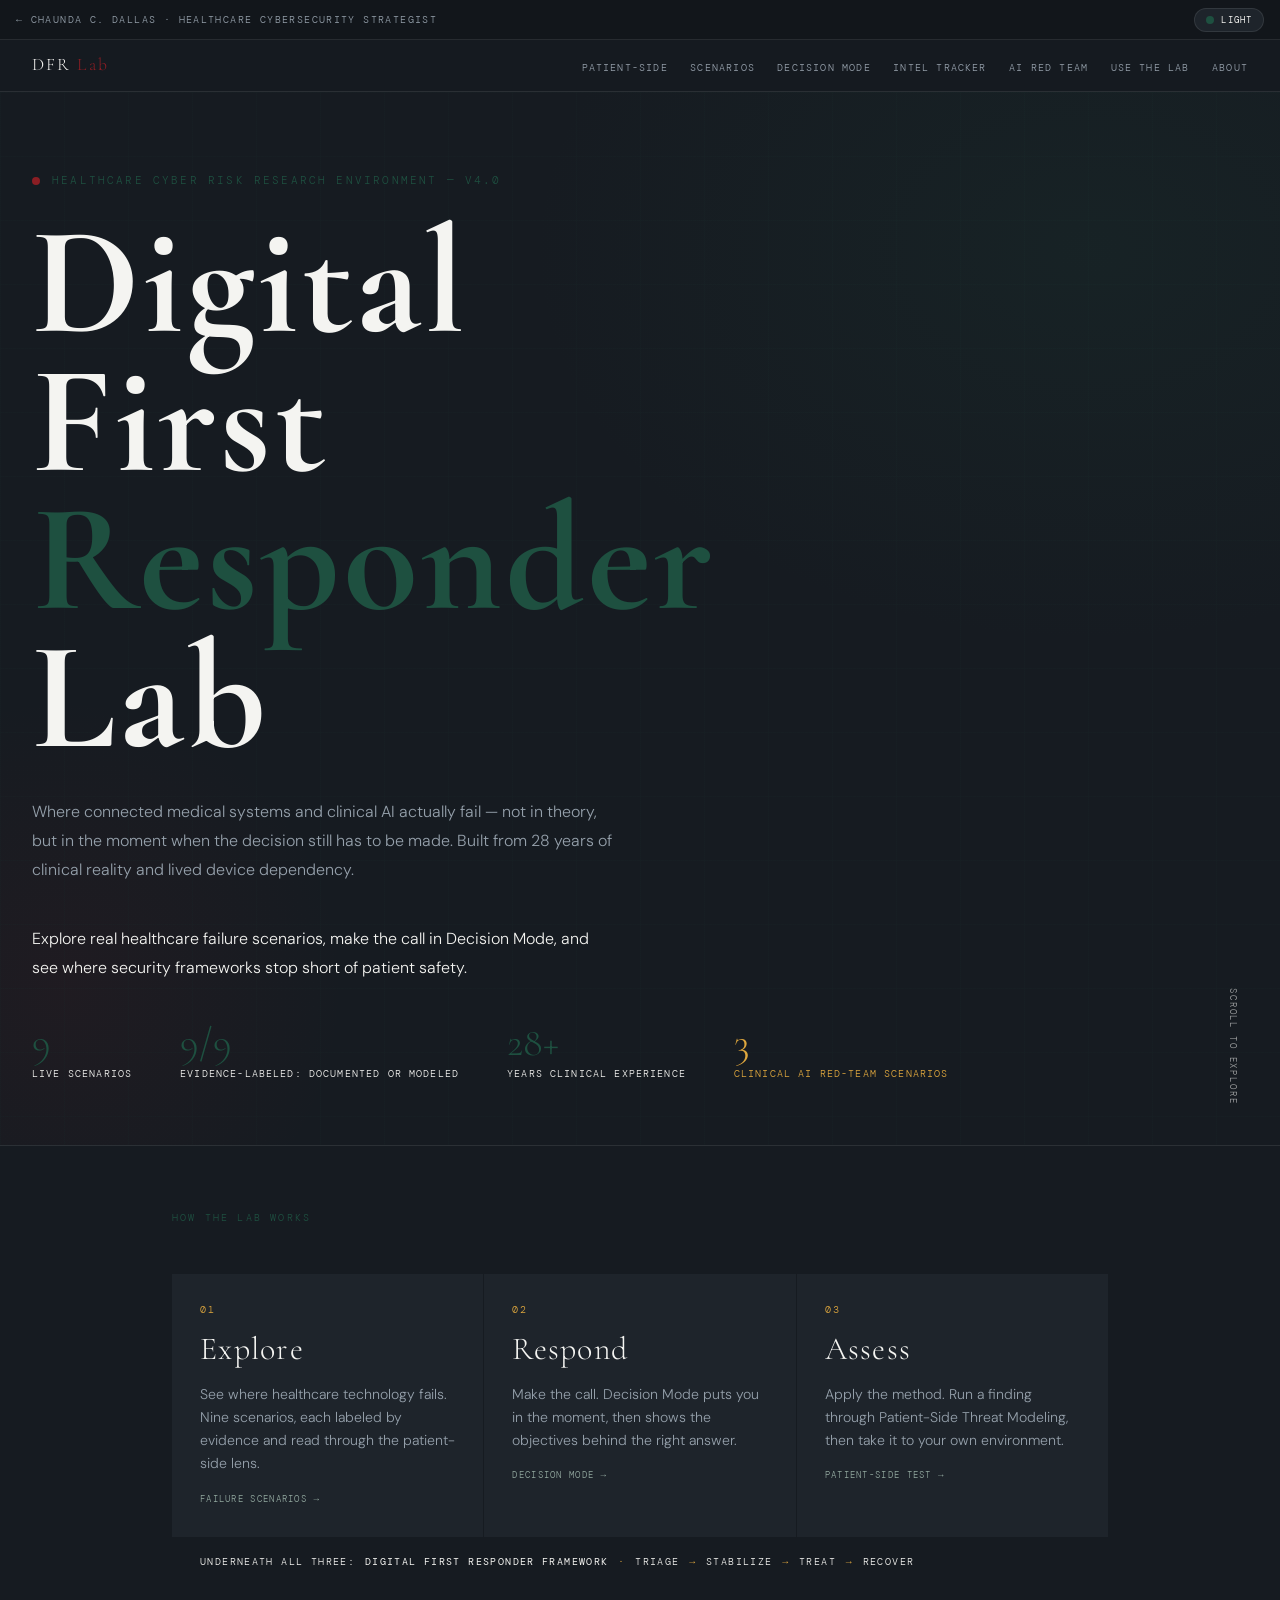
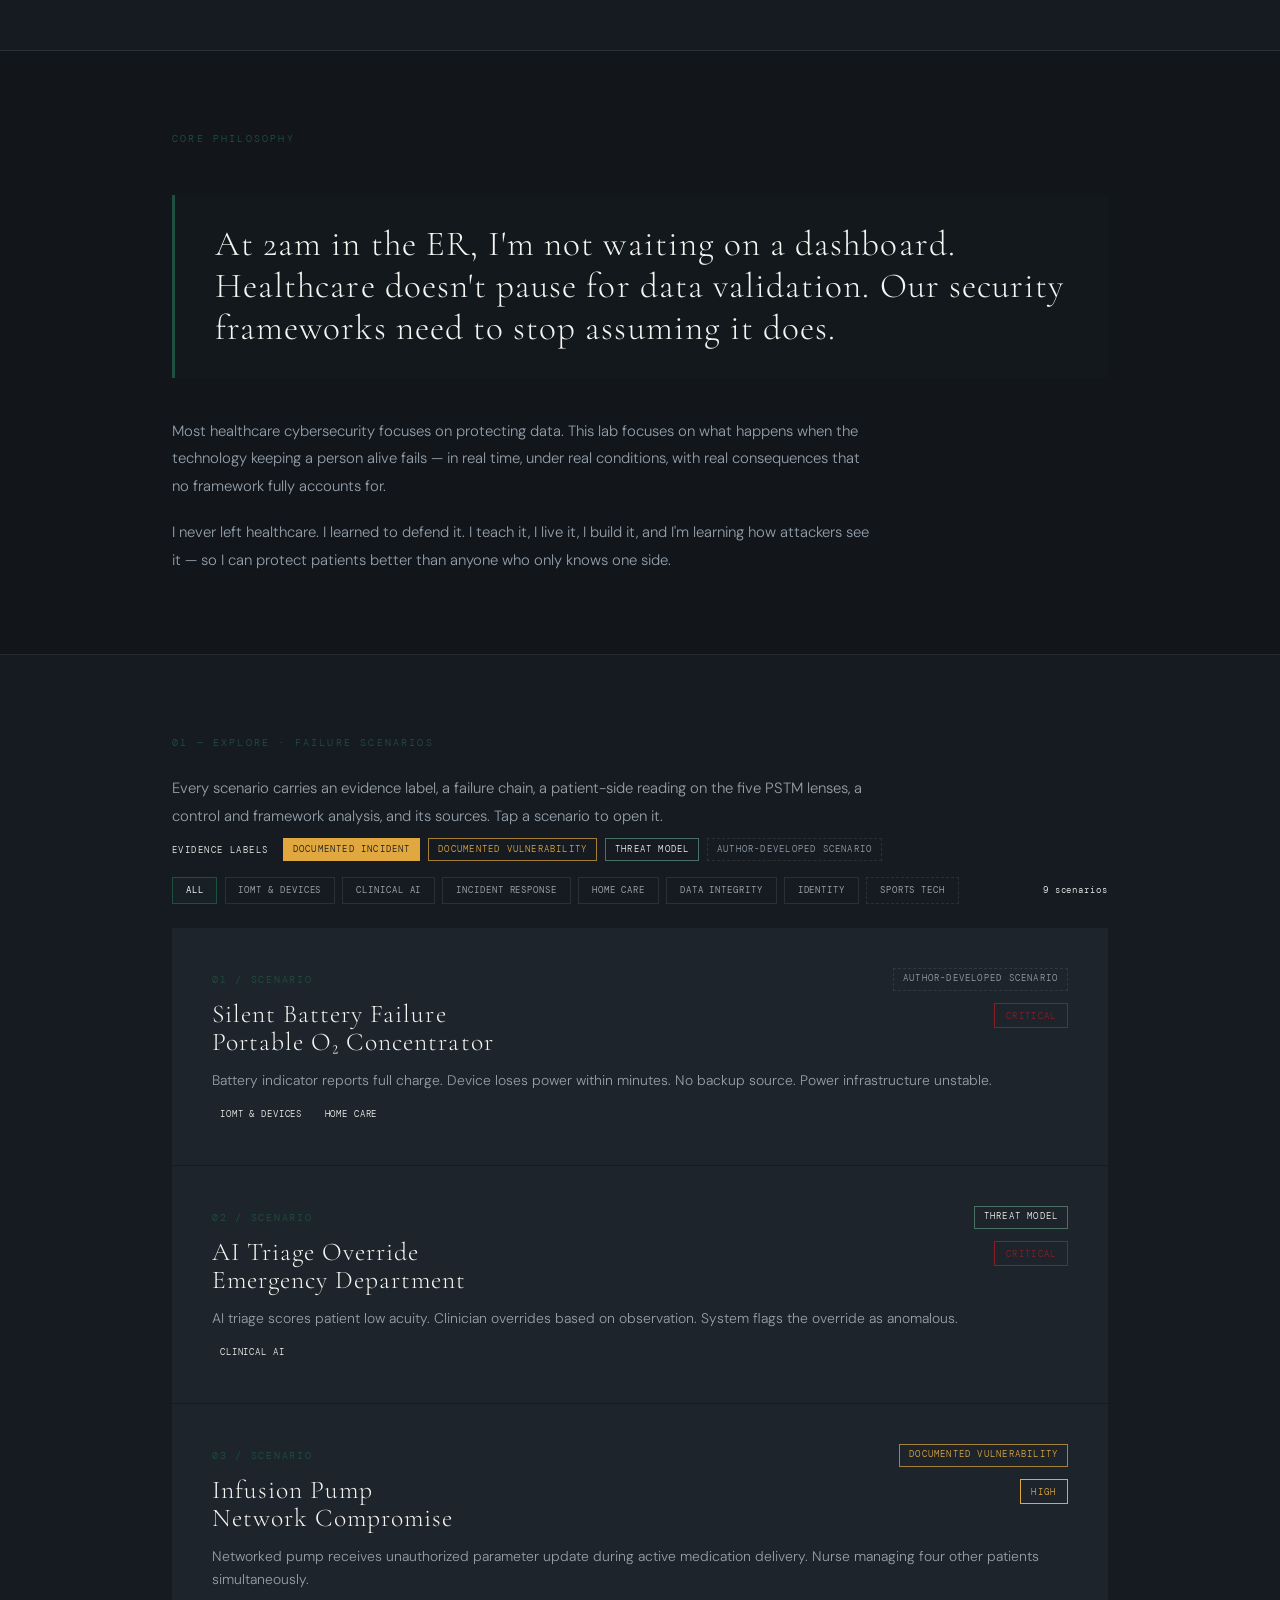
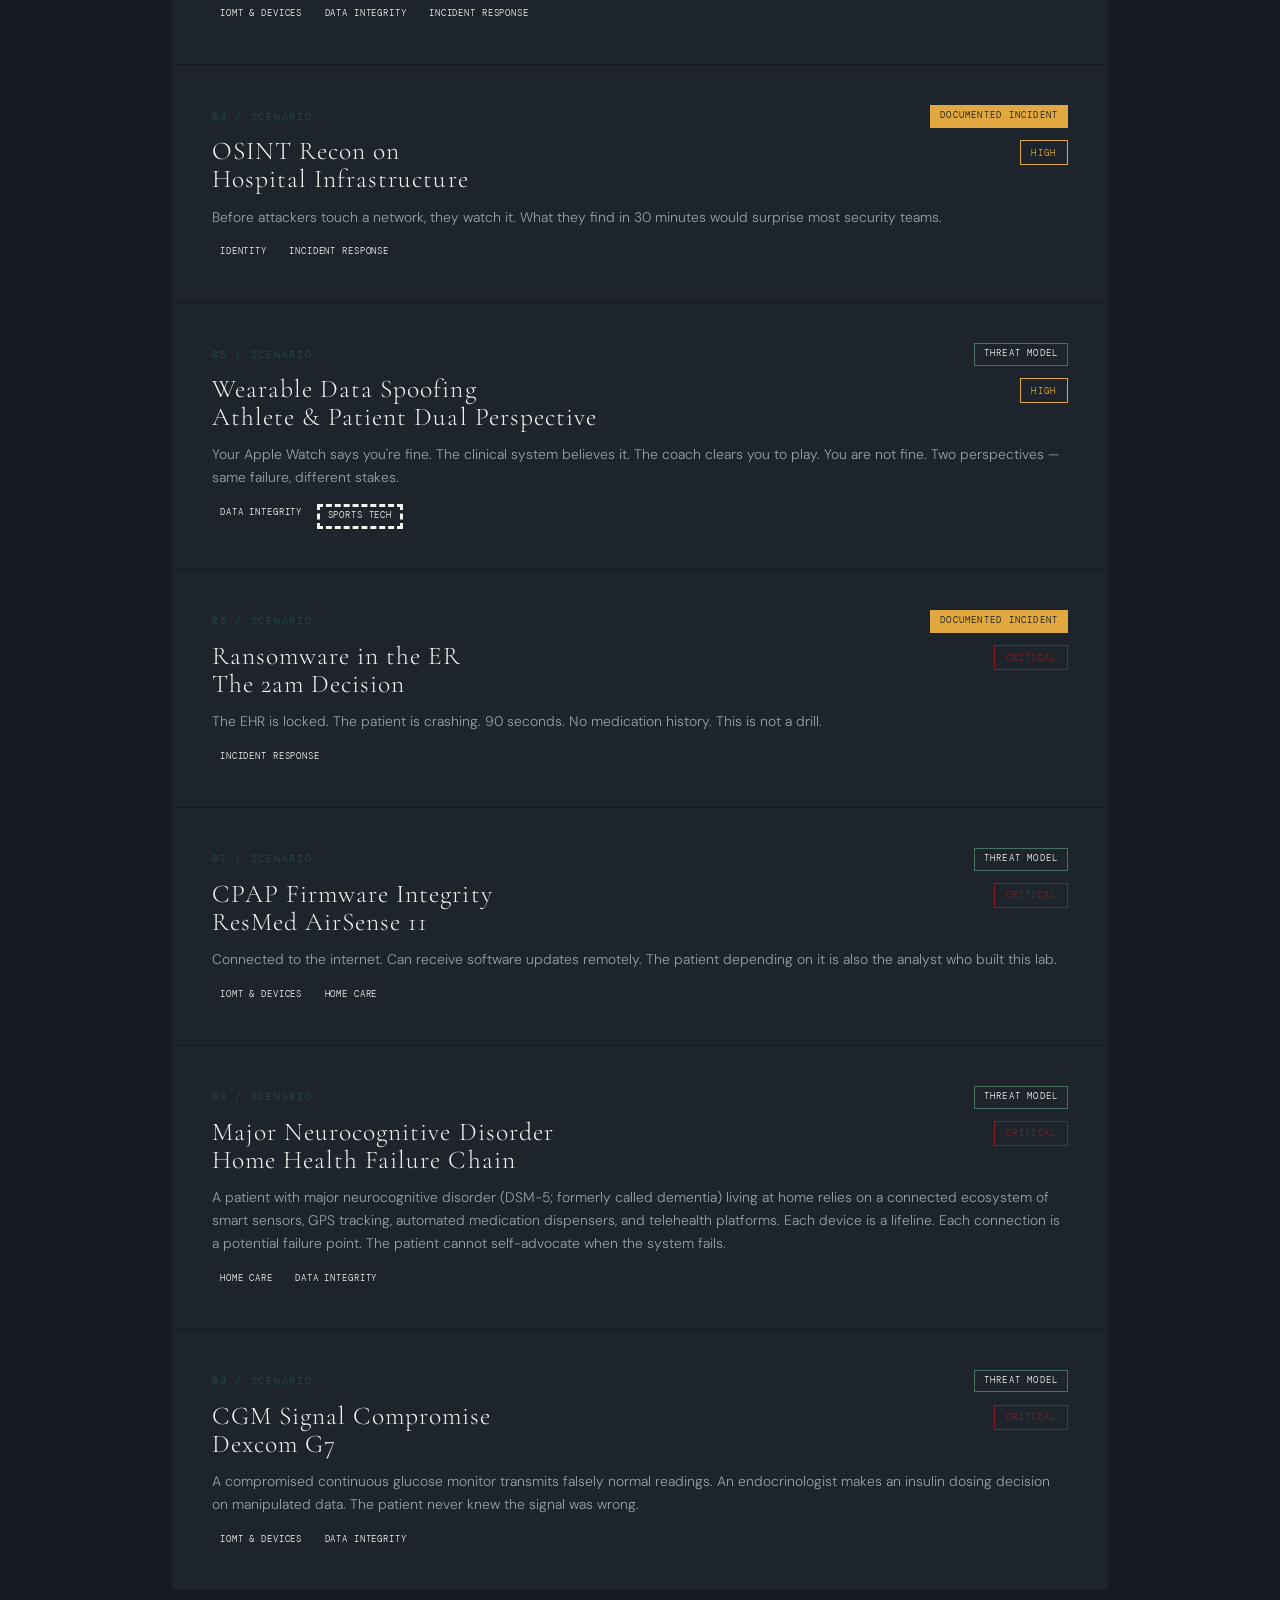
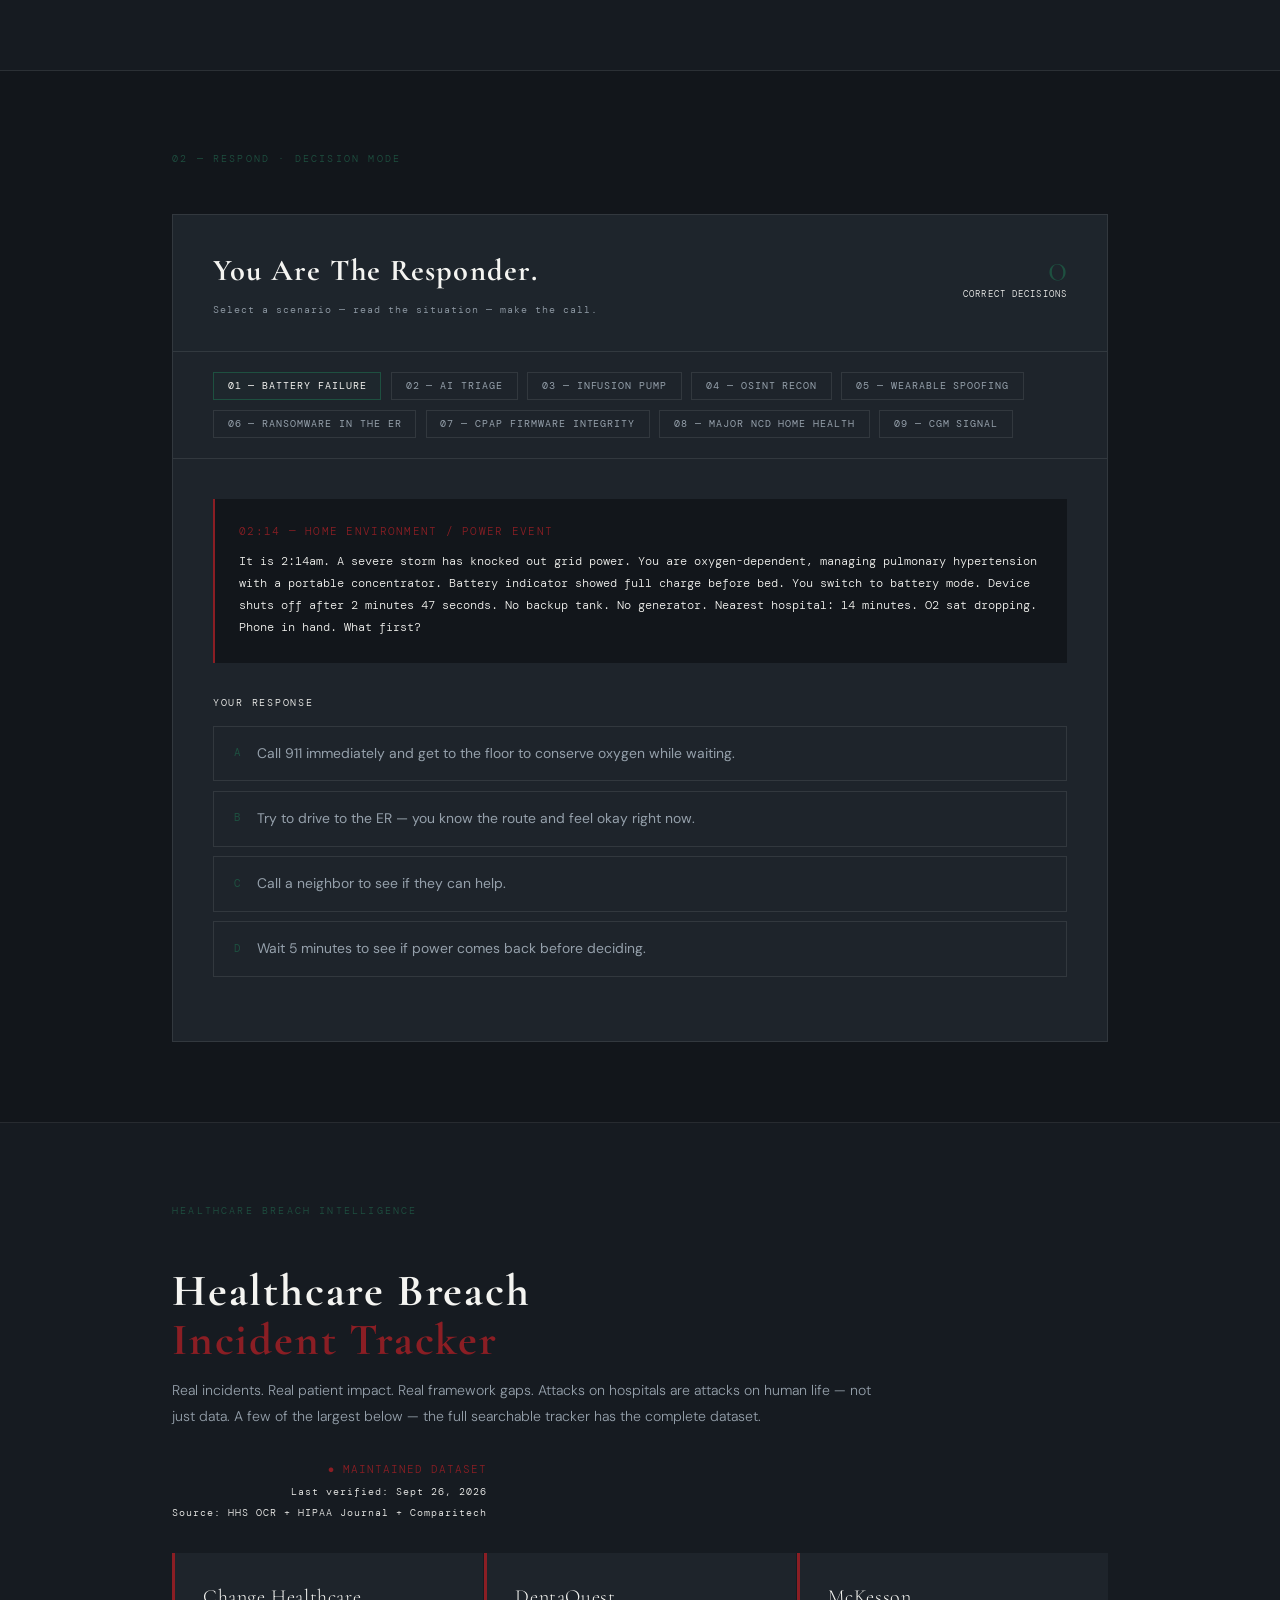
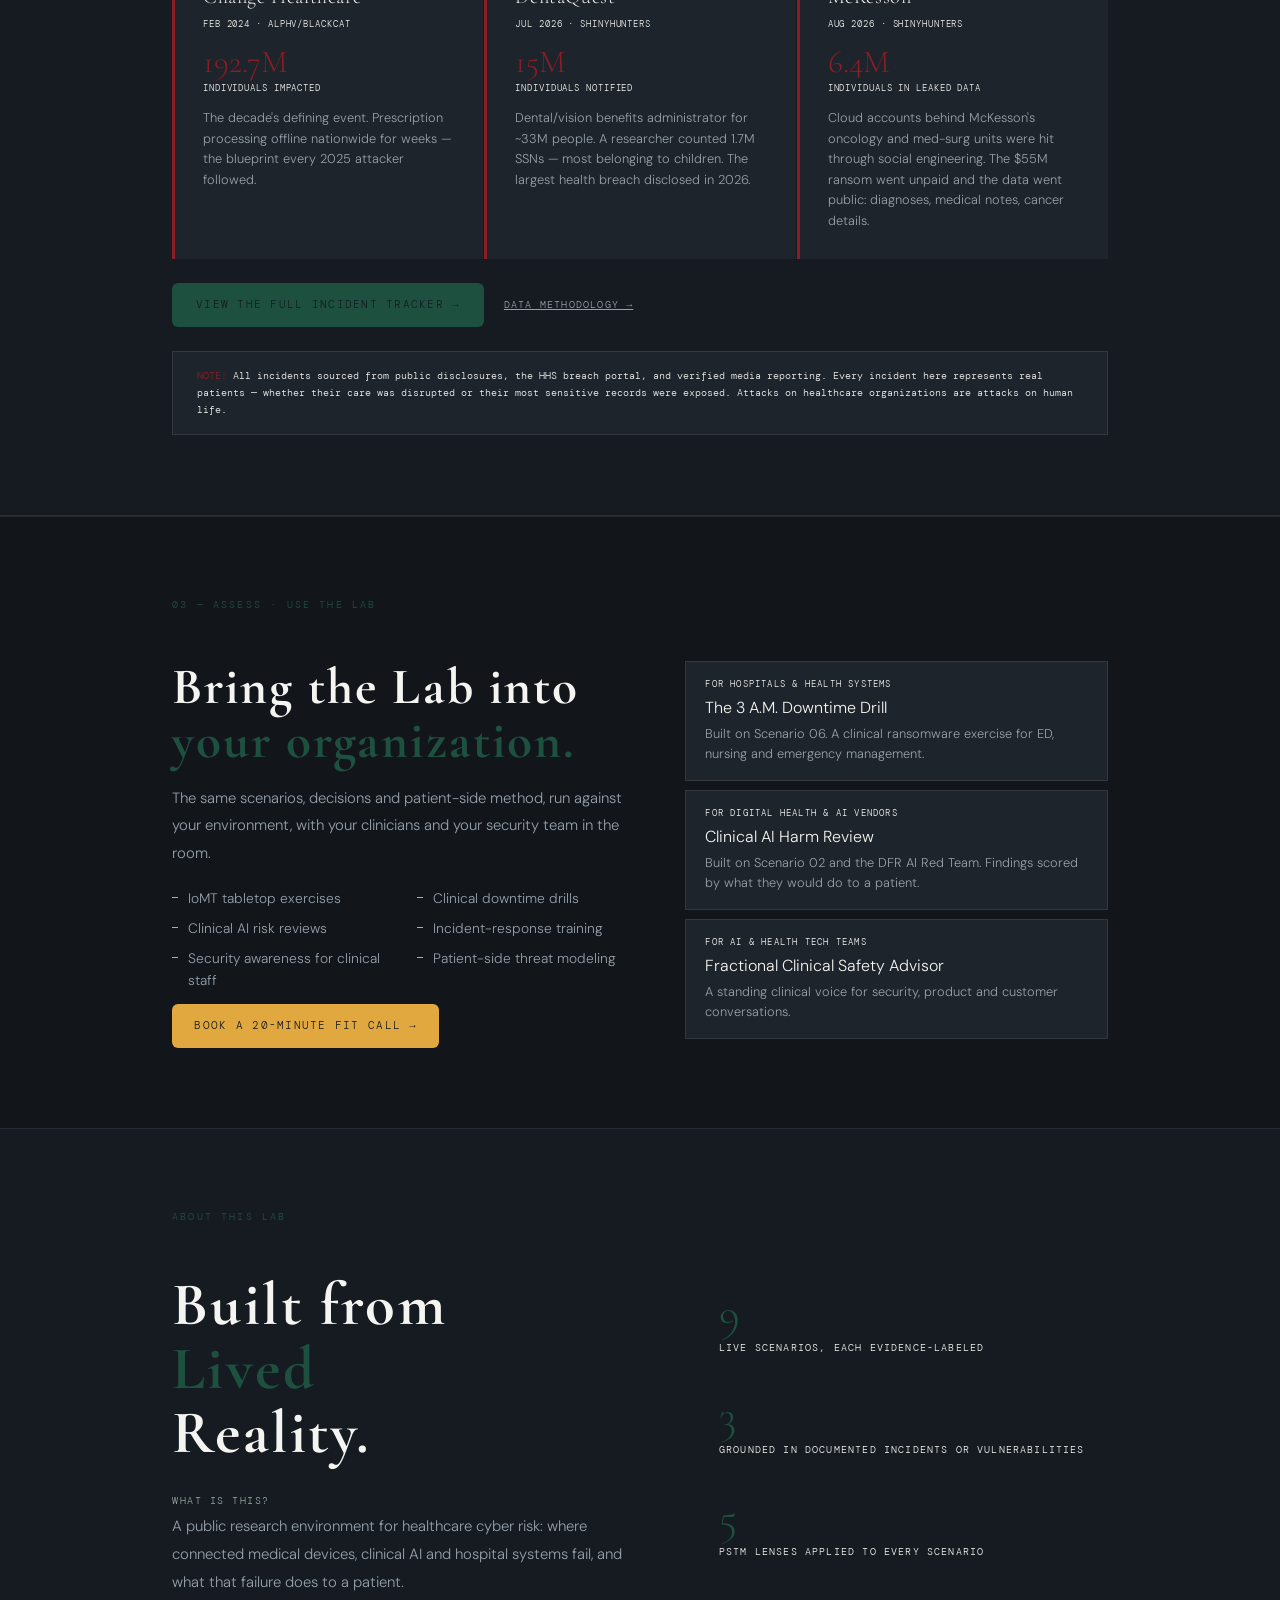
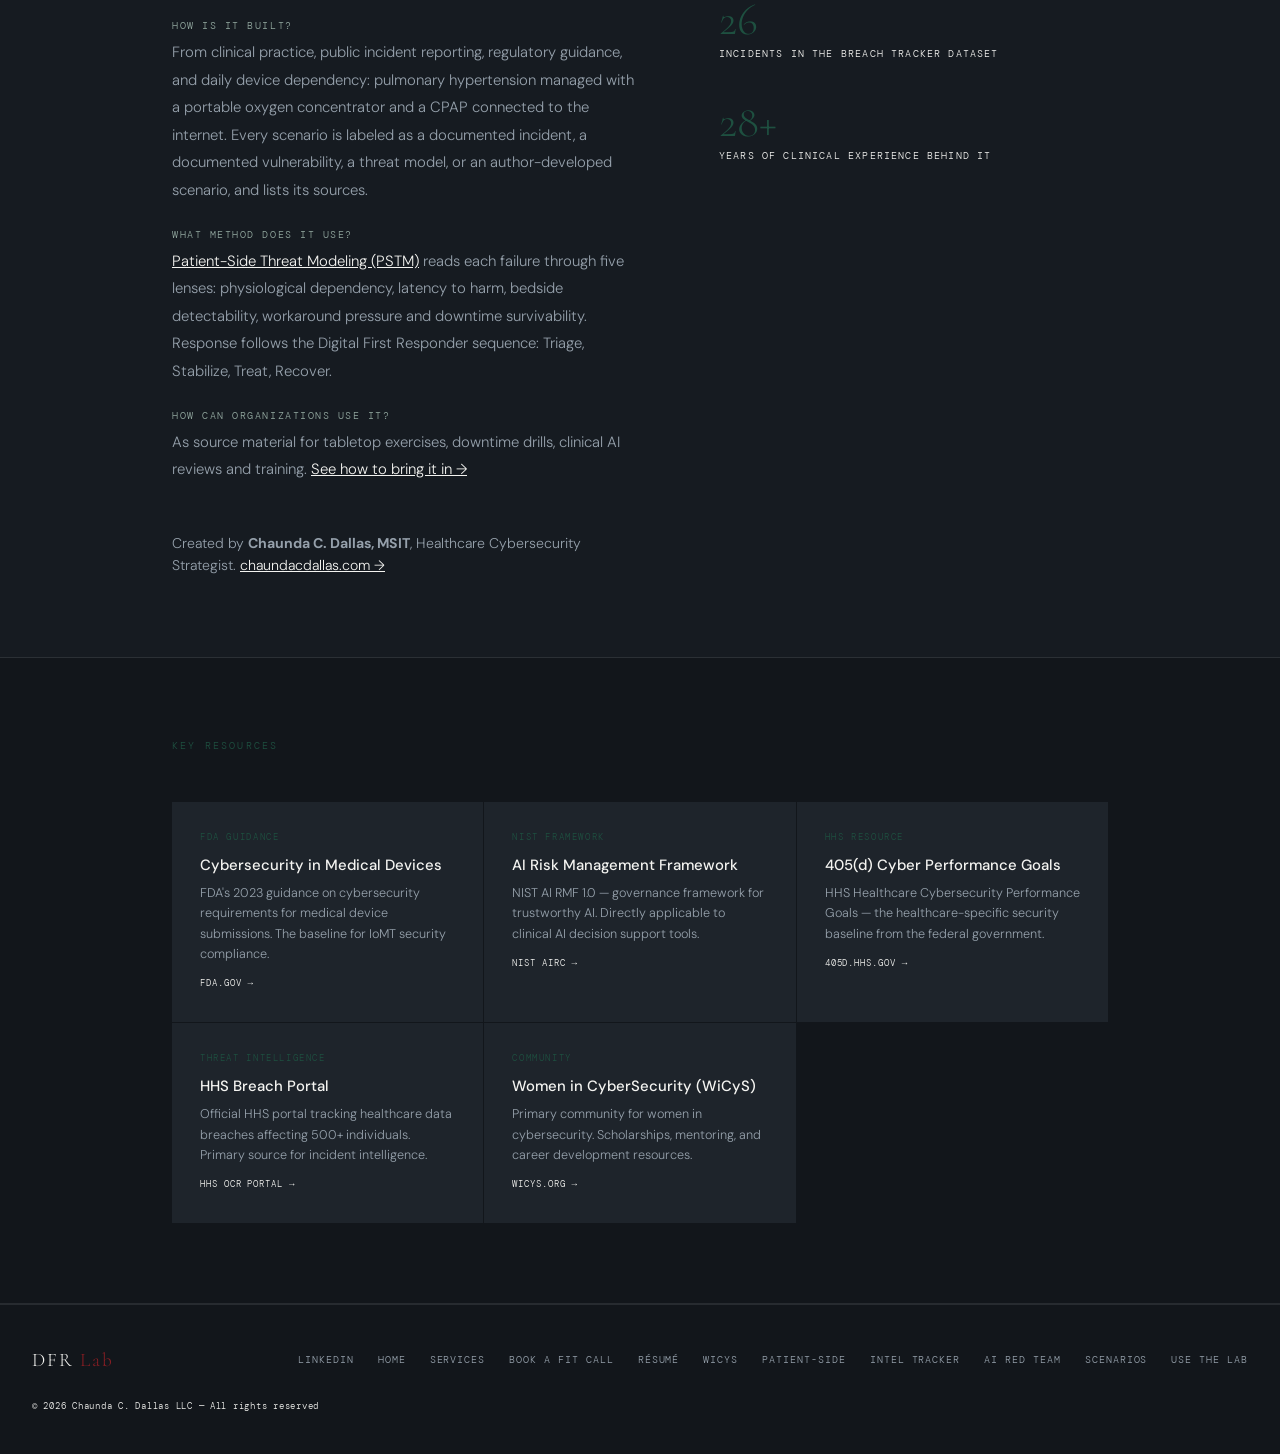
<file: index.html>
<!DOCTYPE html>
<html lang="en" data-theme="dark">
<head>
  <meta charset="UTF-8" />
  <meta name="viewport" content="width=device-width, initial-scale=1.0" />
  <title>Digital First Responder Lab | Chaunda C. Dallas</title>
  <meta name="description" content="Healthcare Cybersecurity Strategist specializing in IoMT, Medical Device Security, Clinical AI Risk, and AI Red Teaming for healthcare. Featured Defender — Midnight in the War Room, Black Hat USA 2026.">
  <link rel="preconnect" href="https://fonts.googleapis.com">
  <link rel="preconnect" href="https://fonts.gstatic.com" crossorigin>
  <link href="https://fonts.googleapis.com/css2?family=Cormorant+Garamond:wght@400;600;700&family=DM+Sans:wght@300;400;500;700&family=DM+Mono:wght@400;500&display=swap" rel="stylesheet">
  <link rel="stylesheet" href="styles.css" />
  <style>
   
    *,*::before,*::after{box-sizing:border-box;margin:0;padding:0;}
    html{scroll-behavior:smooth;}
    body{background:var(--bg);color:var(--text);font-family:var(--sans);font-weight:300;line-height:1.6;overflow-x:hidden;transition:background .25s,color .25s;}
    a{color:inherit;}
    ::selection{background:var(--emerald);color:var(--bg);}

    .mode-bar{position:fixed;top:0;left:0;right:0;z-index:200;background:var(--bg-2);border-bottom:1px solid var(--border);display:flex;align-items:center;justify-content:space-between;height:40px;padding:0 1rem;}
    .mode-group{display:flex;align-items:center;height:100%;}
    .mode-tag{font-family:var(--mono);font-size:0.6rem;letter-spacing:0.12em;text-transform:uppercase;color:var(--emerald);padding:0 0.9rem 0 0.2rem;white-space:nowrap;}
    @media(max-width:600px){.mode-tag{display:none;}}
    .mode-btn{font-family:var(--mono);font-size:0.6rem;letter-spacing:0.15em;text-transform:uppercase;padding:0 1.1rem;height:100%;border:none;background:transparent;color:var(--faint);cursor:pointer;transition:all 0.2s;}
    .mode-btn.active{background:var(--emerald);color:var(--bg);}
    .mode-btn:hover:not(.active){color:var(--text);}
    .theme-toggle{display:flex;align-items:center;gap:7px;background:var(--surface);border:1px solid var(--border);color:var(--text);border-radius:999px;padding:5px 11px;font-family:var(--mono);font-size:0.58rem;letter-spacing:0.12em;cursor:pointer;text-transform:uppercase;}
    .theme-toggle:hover{border-color:var(--emerald);}
    .theme-toggle .dot{width:8px;height:8px;border-radius:50%;background:var(--emerald);}

    nav{position:sticky;top:40px;z-index:100;background:color-mix(in srgb,var(--bg) 92%,transparent);backdrop-filter:blur(16px);border-bottom:1px solid var(--border);padding:0 2rem;display:flex;align-items:center;justify-content:space-between;height:52px;}
    .nav-brand{font-family:var(--display);font-size:1.1rem;letter-spacing:0.12em;}
    .nav-brand span{color:var(--crimson);}
    .nav-links{display:flex;gap:1.4rem;list-style:none;}
    .nav-links a{font-family:var(--mono);font-size:0.62rem;color:var(--dim);text-decoration:none;letter-spacing:0.12em;text-transform:uppercase;transition:color 0.2s;}
    .nav-links a:hover{color:var(--emerald);}

    .student-only{display:none;} .pro-only{display:block;}
    body.student-mode .student-only{display:block;}
    body.student-mode .pro-only{display:none;}

    header{position:relative;min-height:100vh;display:flex;flex-direction:column;justify-content:flex-end;padding:5rem 2rem 4rem;overflow:hidden;border-bottom:1px solid var(--border);margin-top:40px;}
    .hero-bg{position:absolute;inset:0;background:radial-gradient(ellipse 70% 60% at 85% 15%,color-mix(in srgb,var(--emerald) 14%,transparent) 0%,transparent 62%),radial-gradient(ellipse 40% 50% at 5% 85%,color-mix(in srgb,var(--crimson) 8%,transparent) 0%,transparent 55%),var(--bg);}
    .hero-grid{position:absolute;inset:0;background-image:linear-gradient(color-mix(in srgb,var(--emerald) 6%,transparent) 1px,transparent 1px),linear-gradient(90deg,color-mix(in srgb,var(--emerald) 6%,transparent) 1px,transparent 1px);background-size:64px 64px;}
    .hero-content{position:relative;z-index:1;max-width:960px;}
    .eyebrow{font-family:var(--mono);font-size:0.68rem;letter-spacing:0.2em;color:var(--emerald);text-transform:uppercase;margin-bottom:1.5rem;display:flex;align-items:center;gap:0.75rem;}
    .pulse{display:inline-block;width:8px;height:8px;background:var(--crimson);border-radius:50%;animation:pulse 2s infinite;}
    @keyframes pulse{0%,100%{opacity:1;transform:scale(1);}50%{opacity:0.5;transform:scale(0.7);}}
    h1{font-family:var(--display);font-size:clamp(4rem,12vw,10rem);line-height:0.9;letter-spacing:0.02em;margin-bottom:2rem;}
    .accent{color:var(--emerald);}
    .hero-desc{font-size:1rem;color:var(--dim);max-width:580px;line-height:1.8;margin-bottom:2.5rem;}
    .hero-stats{display:flex;gap:3rem;flex-wrap:wrap;}
    .stat-num{font-family:var(--display);font-size:2.5rem;color:var(--emerald);line-height:1;}
    .stat-lbl{font-family:var(--mono);font-size:0.6rem;color:var(--faint);letter-spacing:0.12em;text-transform:uppercase;margin-top:0.2rem;}
    .scroll-cue{position:absolute;bottom:2.5rem;right:2.5rem;writing-mode:vertical-rl;font-family:var(--mono);font-size:0.58rem;color:var(--faint);letter-spacing:0.2em;text-transform:uppercase;z-index:1;opacity:.6;}

    section{position:relative;}
    .container{max-width:1000px;margin:0 auto;padding:5rem 2rem;}
    .eyebrow-section{font-family:var(--mono);font-size:0.62rem;letter-spacing:0.22em;color:var(--emerald);text-transform:uppercase;margin-bottom:3rem;display:flex;align-items:center;gap:1rem;}
    .eyebrow-section::after{content:'';flex:1;height:1px;background:var(--line);max-width:180px;}

    #philosophy{background:var(--bg-2);border-bottom:1px solid var(--border);}
    .statement{border-left:3px solid var(--emerald);padding:1.75rem 2.5rem;margin-bottom:2.5rem;background:color-mix(in srgb,var(--emerald) 4%,transparent);}
    .statement p{font-family:var(--display);font-size:clamp(1.4rem,3vw,2.2rem);line-height:1.2;letter-spacing:0.03em;}
    .body-text{font-size:0.93rem;color:var(--dim);line-height:1.85;max-width:700px;}
    .body-text + .body-text{margin-top:1.2rem;}
    .explainer-grid{display:grid;grid-template-columns:repeat(3,1fr);gap:1px;background:var(--line);border:1px solid var(--line);margin-top:2rem;}
    .explainer-card{background:var(--surface);padding:1.75rem;}
    .explainer-icon{font-size:2rem;margin-bottom:1rem;}
    .explainer-title{font-family:var(--display);font-size:1.2rem;letter-spacing:0.04em;margin-bottom:0.5rem;color:var(--text);}
    .explainer-desc{font-size:0.83rem;color:var(--dim);line-height:1.65;}

    /* student boxes (audience switch, palette unchanged) */
    .s-box{background:var(--surface-2);border:1px solid var(--border);border-left:2px solid var(--emerald);padding:1.25rem;margin-top:1rem;}
    .s-box-h{font-family:var(--mono);font-size:0.6rem;letter-spacing:0.15em;color:var(--emerald);text-transform:uppercase;margin-bottom:0.75rem;}
    .s-box p{font-size:0.88rem;color:var(--dim);line-height:1.7;}
    .student-banner{background:var(--surface-2);border:1px solid var(--border);border-left:3px solid var(--emerald);padding:2rem 2.5rem;margin-bottom:3rem;display:none;}
    body.student-mode .student-banner{display:block;}
    .student-banner h3{font-family:var(--display);font-size:1.5rem;letter-spacing:0.06em;color:var(--emerald);margin-bottom:0.5rem;}
    .student-banner p{font-size:0.9rem;color:var(--dim);line-height:1.7;}

    #scenarios{background:var(--bg);border-bottom:1px solid var(--border);}
    .scenarios-grid{display:grid;gap:1px;background:var(--line);border:1px solid var(--line);}
    .scenario-card{background:var(--surface);padding:2.5rem;cursor:pointer;transition:background 0.25s;position:relative;}
    .scenario-card::before{content:'';position:absolute;left:0;top:0;bottom:0;width:3px;background:var(--emerald);transform:scaleY(0);transition:transform 0.35s ease;transform-origin:bottom;}
    .scenario-card:hover{background:var(--surface-3);}
    .scenario-card:hover::before,.scenario-card.active::before{transform:scaleY(1);}
    .scenario-card.active{background:var(--surface-3);}
    .scenario-card.coming-soon{opacity:0.45;cursor:default;pointer-events:none;}
    .cs-badge{display:inline-block;margin-top:1rem;font-family:var(--mono);font-size:0.58rem;letter-spacing:0.18em;text-transform:uppercase;color:var(--faint);border:1px solid var(--border);padding:0.28rem 0.7rem;}
    .scenario-num{font-family:var(--mono);font-size:0.6rem;color:var(--emerald);letter-spacing:0.18em;margin-bottom:0.6rem;}
    .scenario-header{display:flex;align-items:flex-start;justify-content:space-between;gap:1rem;margin-bottom:0.75rem;}
    .scenario-title{font-family:var(--display);font-size:1.6rem;letter-spacing:0.04em;line-height:1.1;}
    .sev{font-family:var(--mono);font-size:0.56rem;letter-spacing:0.15em;padding:0.26rem 0.65rem;border:1px solid;text-transform:uppercase;white-space:nowrap;flex-shrink:0;margin-top:0.2rem;}
    .sev.critical{color:var(--crimson);border-color:var(--crimson);}
    .sev.high{color:var(--brass);border-color:var(--brass);}
    .scenario-desc{font-size:0.87rem;color:var(--dim);line-height:1.65;}
    .student-desc{display:none;font-size:0.95rem;color:var(--dim);line-height:1.7;margin-top:0.5rem;background:var(--surface-2);border-left:2px solid var(--emerald);padding:0.75rem 1rem;}
    body.student-mode .student-desc{display:block;}
    body.student-mode .scenario-desc{display:none;}
    .scenario-detail{display:none;margin-top:2rem;padding-top:2rem;border-top:1px solid var(--line);animation:fadeUp 0.3s ease;}
    .scenario-card.active .scenario-detail{display:block;}
    @keyframes fadeUp{from{opacity:0;transform:translateY(8px);}to{opacity:1;transform:translateY(0);}}
    .sport-bridge{background:color-mix(in srgb,var(--brass) 9%,transparent);border:1px solid color-mix(in srgb,var(--brass) 28%,transparent);padding:1.25rem 1.5rem;margin-bottom:1.5rem;}
    .sport-bridge-label{font-family:var(--mono);font-size:0.6rem;letter-spacing:0.18em;color:var(--brass);text-transform:uppercase;margin-bottom:0.6rem;}
    .sport-bridge p{font-size:0.88rem;color:var(--text);line-height:1.7;margin:0;}
    .detail-grid{display:grid;grid-template-columns:1fr 1fr;gap:2rem;margin-bottom:2rem;}
    .detail-block h4{font-family:var(--mono);font-size:0.6rem;letter-spacing:0.18em;color:var(--emerald);text-transform:uppercase;margin-bottom:1rem;}
    .chain-step{display:flex;gap:1rem;padding:0.65rem 0;position:relative;}
    .chain-step:not(:last-child)::after{content:'';position:absolute;left:10px;top:1.8rem;bottom:-0.2rem;width:1px;background:var(--line);}
    .step-dot{width:22px;height:22px;border-radius:50%;border:1px solid var(--border);background:var(--surface);display:flex;align-items:center;justify-content:center;font-family:var(--mono);font-size:0.56rem;color:var(--emerald);flex-shrink:0;margin-top:0.1rem;}
    .step-text{font-size:0.84rem;color:var(--dim);line-height:1.5;}
    .step-text strong{color:var(--text);font-weight:500;}
    .step-plain{display:none;font-size:0.9rem;color:var(--dim);line-height:1.55;}
    body.student-mode .step-plain{display:block;}
    body.student-mode .step-text{display:none;}
    .fw-box{background:var(--surface-2);border:1px solid var(--border);padding:1.25rem;}
    .fw-tags{display:flex;flex-wrap:wrap;gap:0.4rem;margin-top:0.75rem;}
    .fw-tag{font-family:var(--mono);font-size:0.58rem;color:var(--brass);border:1px solid color-mix(in srgb,var(--brass) 28%,transparent);padding:0.2rem 0.5rem;}
    .what-should-exist{background:color-mix(in srgb,var(--emerald) 4%,transparent);border-left:2px solid var(--emerald);padding:1.25rem 1.5rem;margin-top:1.5rem;}
    .what-should-exist h4{font-family:var(--mono);font-size:0.6rem;letter-spacing:0.18em;color:var(--emerald);text-transform:uppercase;margin-bottom:0.75rem;}
    .what-should-exist p{font-size:0.85rem;color:var(--dim);line-height:1.7;}
    .device-explainer{display:none;margin-top:1.5rem;background:var(--surface-2);border:1px solid var(--border);border-left:2px solid var(--emerald);padding:1.25rem;}
    body.student-mode .device-explainer{display:block;}
    .device-explainer h4{font-family:var(--mono);font-size:0.6rem;letter-spacing:0.15em;color:var(--emerald);text-transform:uppercase;margin-bottom:0.75rem;}
    .device-explainer p{font-size:0.87rem;color:var(--dim);line-height:1.7;}

    #decision{background:var(--bg-2);border-bottom:1px solid var(--border);}
    .decision-shell{border:1px solid var(--border);background:var(--surface);}
    .decision-head{padding:2rem 2.5rem;border-bottom:1px solid var(--border);background:color-mix(in srgb,var(--emerald) 3%,transparent);display:flex;align-items:flex-start;justify-content:space-between;gap:2rem;flex-wrap:wrap;}
    .decision-head h2{font-family:var(--display);font-size:1.9rem;letter-spacing:0.04em;margin-bottom:0.4rem;}
    .decision-head p{font-family:var(--mono);font-size:0.63rem;color:var(--dim);letter-spacing:0.1em;}
    .score-num{font-family:var(--display);font-size:2.5rem;color:var(--emerald);line-height:1;text-align:right;}
    .score-lbl{font-family:var(--mono);font-size:0.58rem;color:var(--faint);letter-spacing:0.12em;text-transform:uppercase;}
    .scene-bar{padding:1.25rem 2.5rem;border-bottom:1px solid var(--border);display:flex;gap:0.6rem;flex-wrap:wrap;}
    .scene-btn{font-family:var(--mono);font-size:0.6rem;letter-spacing:0.1em;text-transform:uppercase;padding:0.42rem 0.85rem;border:1px solid var(--border);background:transparent;color:var(--dim);cursor:pointer;transition:all 0.2s;}
    .scene-btn:hover,.scene-btn.active{border-color:var(--emerald);color:var(--text);background:color-mix(in srgb,var(--emerald) 8%,transparent);}
    .decision-body{padding:2.5rem;}
    .situation{background:var(--bg-2);border-left:2px solid var(--crimson);padding:1.5rem;margin-bottom:2rem;font-family:var(--mono);font-size:0.78rem;color:var(--text);line-height:1.75;}
    .situation .ts{color:var(--crimson);font-size:0.66rem;margin-bottom:0.6rem;letter-spacing:0.12em;display:block;}
    .choices-lbl{font-family:var(--mono);font-size:0.6rem;letter-spacing:0.18em;color:var(--faint);text-transform:uppercase;margin-bottom:1rem;}
    .choice-list{display:flex;flex-direction:column;gap:0.6rem;margin-bottom:1.5rem;}
    .choice-btn{display:flex;align-items:flex-start;gap:1rem;padding:1rem 1.25rem;border:1px solid var(--border);background:transparent;color:var(--dim);cursor:pointer;text-align:left;font-family:var(--sans);font-size:0.87rem;line-height:1.55;transition:all 0.2s;width:100%;}
    .choice-btn:hover:not(:disabled){border-color:var(--emerald);color:var(--text);background:color-mix(in srgb,var(--emerald) 5%,transparent);}
    .choice-btn:disabled{cursor:default;}
    .choice-btn.correct{border-color:var(--emerald);background:color-mix(in srgb,var(--emerald) 12%,transparent);color:var(--text);}
    .choice-btn.wrong{border-color:var(--crimson);background:color-mix(in srgb,var(--crimson) 9%,transparent);color:var(--text);}
    .choice-btn.reveal{border-color:var(--emerald);background:color-mix(in srgb,var(--emerald) 6%,transparent);}
    .choice-letter{font-family:var(--mono);font-size:0.66rem;color:var(--emerald);flex-shrink:0;margin-top:0.15rem;}
    .feedback{display:none;padding:1.5rem;border:1px solid var(--border);background:var(--bg-2);animation:fadeUp 0.3s ease;}
    .feedback.show{display:block;}
    .fb-status{font-family:var(--mono);font-size:0.6rem;letter-spacing:0.18em;text-transform:uppercase;margin-bottom:0.75rem;}
    .feedback.correct .fb-status{color:var(--emerald);}
    .feedback.wrong .fb-status{color:var(--crimson);}
    .fb-text{font-size:0.87rem;color:var(--dim);line-height:1.75;}
    .fb-clinical{margin-top:1rem;padding-top:1rem;border-top:1px solid var(--line);font-family:var(--mono);font-size:0.7rem;color:var(--faint);line-height:1.65;}
    .fb-student-tip{display:none;margin-top:1rem;padding:0.75rem 1rem;background:color-mix(in srgb,var(--emerald) 6%,transparent);border-left:2px solid var(--emerald);font-size:0.88rem;color:var(--dim);line-height:1.65;}
    body.student-mode .fb-student-tip{display:block;}
    body.student-mode .fb-clinical{display:none;}
    .reset-btn{margin-top:1.5rem;font-family:var(--mono);font-size:0.6rem;letter-spacing:0.15em;text-transform:uppercase;padding:0.52rem 1.05rem;border:1px solid var(--border);background:transparent;color:var(--dim);cursor:pointer;transition:all 0.2s;}
    .reset-btn:hover{border-color:var(--emerald);color:var(--text);}

    /* tracker teaser */
    #tracker{background:var(--bg);border-bottom:1px solid var(--border);}
    .tracker-hdr{display:flex;align-items:flex-start;justify-content:space-between;gap:2rem;margin-bottom:2rem;flex-wrap:wrap;}
    .tracker-hdr h2{font-family:var(--display);font-size:clamp(1.8rem,4vw,2.8rem);letter-spacing:0.04em;line-height:1.1;}
    .tracker-hdr h2 span{color:var(--crimson);}
    .tracker-meta{font-family:var(--mono);font-size:0.63rem;color:var(--faint);letter-spacing:0.1em;text-align:right;}
    .tracker-meta .live{color:var(--crimson);margin-bottom:0.3rem;font-size:0.68rem;}
    .teaser-grid{display:grid;grid-template-columns:repeat(3,1fr);gap:1px;background:var(--line);border:1px solid var(--line);margin-bottom:1.5rem;}
    .teaser-card{background:var(--surface);padding:1.75rem;border-left:3px solid var(--crimson);}
    .teaser-org{font-family:var(--display);font-size:1.25rem;letter-spacing:0.03em;margin-bottom:0.3rem;}
    .teaser-meta{font-family:var(--mono);font-size:0.56rem;letter-spacing:0.1em;text-transform:uppercase;color:var(--faint);margin-bottom:0.9rem;}
    .teaser-num{font-family:var(--display);font-size:2rem;color:var(--crimson);line-height:1;}
    .teaser-num-lbl{font-family:var(--mono);font-size:0.56rem;letter-spacing:0.1em;text-transform:uppercase;color:var(--faint);margin-top:0.2rem;margin-bottom:0.8rem;}
    .teaser-desc{font-size:0.8rem;color:var(--dim);line-height:1.6;}
    .tracker-cta{display:inline-flex;align-items:center;gap:0.6rem;font-family:var(--mono);font-size:0.66rem;letter-spacing:0.12em;text-transform:uppercase;color:var(--bg);background:var(--emerald);text-decoration:none;padding:0.85rem 1.5rem;border-radius:6px;transition:opacity .2s;}
    .tracker-cta:hover{opacity:0.88;}
    .tracker-note{margin-top:1.5rem;padding:1rem 1.5rem;border:1px solid var(--border);background:var(--surface);font-family:var(--mono);font-size:0.63rem;color:var(--faint);line-height:1.65;}
    .tracker-note span{color:var(--crimson);}

    #careers{background:var(--bg-2);border-bottom:1px solid var(--border);}
    .careers-intro{max-width:680px;margin-bottom:3rem;}
    .careers-intro h2{font-family:var(--display);font-size:clamp(2rem,5vw,3.5rem);letter-spacing:0.04em;line-height:1.05;margin-bottom:1rem;}
    .careers-intro h2 span{color:var(--emerald);}
    .careers-intro p{font-size:0.93rem;color:var(--dim);line-height:1.8;}
    .careers-grid{display:grid;grid-template-columns:repeat(3,1fr);gap:1px;background:var(--line);border:1px solid var(--line);}
    .career-card{background:var(--surface);padding:2rem;transition:background 0.2s;}
    .career-card:hover{background:var(--surface-3);}
    .career-card.sport-highlight{border-left:2px solid var(--brass);}
    .career-icon{font-size:1.75rem;margin-bottom:1rem;}
    .career-title{font-family:var(--display);font-size:1.25rem;letter-spacing:0.04em;margin-bottom:0.4rem;color:var(--text);}
    .career-salary{font-family:var(--mono);font-size:0.62rem;color:var(--emerald);letter-spacing:0.1em;margin-bottom:0.75rem;}
    .career-card.sport-highlight .career-salary{color:var(--brass);}
    .career-desc{font-size:0.82rem;color:var(--dim);line-height:1.65;margin-bottom:1rem;}
    .career-skills{display:flex;flex-wrap:wrap;gap:0.3rem;}
    .skill-tag{font-family:var(--mono);font-size:0.56rem;color:var(--dim);border:1px solid var(--border);padding:0.15rem 0.4rem;letter-spacing:0.06em;}
    .career-card.sport-highlight .skill-tag{color:var(--brass);border-color:color-mix(in srgb,var(--brass) 30%,transparent);}

    #about{background:var(--bg);border-bottom:1px solid var(--border);}
    .about-grid{display:grid;grid-template-columns:1.2fr 1fr;gap:5rem;align-items:start;}
    .about-left h2{font-family:var(--display);font-size:clamp(2.2rem,5vw,3.8rem);line-height:1.05;letter-spacing:0.04em;margin-bottom:1.75rem;}
    .about-left h2 span{color:var(--emerald);}
    .creds{margin-top:2rem;display:flex;flex-direction:column;gap:0.5rem;}
    .cred{font-family:var(--mono);font-size:0.63rem;color:var(--dim);letter-spacing:0.08em;display:flex;align-items:flex-start;gap:0.75rem;line-height:1.5;}
    .cred::before{content:'▸';color:var(--emerald);flex-shrink:0;margin-top:0.05rem;}
    .stat-row{border-top:1px solid var(--line);padding:1.2rem 0;}
    .stat-row:last-child{border-bottom:1px solid var(--line);}
    .about-stat-num{font-family:var(--display);font-size:2.8rem;color:var(--emerald);line-height:1;}
    .about-stat-lbl{font-family:var(--mono);font-size:0.61rem;color:var(--faint);letter-spacing:0.12em;text-transform:uppercase;margin-top:0.2rem;}

    #resources{background:var(--bg-2);border-bottom:1px solid var(--border);}
    .resources-grid{display:grid;grid-template-columns:repeat(3,1fr);gap:1px;background:var(--line);border:1px solid var(--line);}
    .resource-card{background:var(--surface);padding:1.75rem;transition:background 0.2s;}
    .resource-card:hover{background:var(--surface-3);}
    .resource-type{font-family:var(--mono);font-size:0.56rem;letter-spacing:0.18em;color:var(--emerald);text-transform:uppercase;margin-bottom:0.75rem;}
    .resource-title{font-size:0.93rem;color:var(--text);font-weight:500;margin-bottom:0.5rem;line-height:1.3;}
    .resource-desc{font-size:0.79rem;color:var(--dim);line-height:1.6;}
    .resource-link{display:inline-block;margin-top:0.75rem;font-family:var(--mono);font-size:0.58rem;color:var(--faint);text-decoration:none;letter-spacing:0.1em;text-transform:uppercase;transition:color 0.2s;}
    .resource-link:hover{color:var(--emerald);}

    footer{background:var(--bg-2);padding:2.5rem 2rem;display:flex;align-items:center;justify-content:space-between;flex-wrap:wrap;gap:1.5rem;border-top:1px solid var(--border);}
    .footer-brand{font-family:var(--display);font-size:1.2rem;letter-spacing:0.1em;}
    .footer-brand span{color:var(--crimson);}
    .footer-links{display:flex;gap:1.5rem;flex-wrap:wrap;}
    .footer-links a{font-family:var(--mono);font-size:0.6rem;color:var(--dim);text-decoration:none;letter-spacing:0.1em;text-transform:uppercase;transition:color 0.2s;}
    .footer-links a:hover{color:var(--emerald);}
    .footer-copy{font-family:var(--mono);font-size:0.58rem;color:var(--faint);letter-spacing:0.08em;}

    :focus-visible{outline:2px solid var(--emerald);outline-offset:3px;}
    @media (prefers-reduced-motion: reduce){.pulse{animation:none;}html{scroll-behavior:auto;}}
    @media (max-width:768px){
      .detail-grid,.about-grid,.careers-grid,.resources-grid,.explainer-grid,.teaser-grid{grid-template-columns:1fr;}
      .nav-links{display:none;}
      .hero-stats{gap:2rem;}
    }

    /* ---- Lab v4: evidence labels, filters, patient-side layer, analysis, drawers ---- */
    .scenario-top{display:flex;align-items:center;justify-content:space-between;gap:1rem;flex-wrap:wrap;margin-bottom:0.6rem;}
    .scenario-top .scenario-num{margin-bottom:0;}
    .reality{display:inline-block;font-family:var(--mono);font-size:0.54rem;letter-spacing:0.14em;text-transform:uppercase;padding:0.22rem 0.55rem;border:1px solid;white-space:nowrap;}
    .reality.doc-incident{color:var(--crimson);border-color:color-mix(in srgb,var(--crimson) 70%,transparent);}
    .reality.doc-vuln{color:var(--brass);border-color:color-mix(in srgb,var(--brass) 70%,transparent);}
    .reality.threat{color:var(--emerald);border-color:color-mix(in srgb,var(--emerald) 70%,transparent);}
    .reality.author{color:var(--dim);border-color:var(--border);border-style:dashed;}
    .reality-legend{display:flex;flex-wrap:wrap;align-items:center;gap:0.5rem;margin:-1.5rem 0 1rem;}
    .rl-lbl,.cfa-tags-lbl{font-family:var(--mono);font-size:0.56rem;letter-spacing:0.16em;text-transform:uppercase;color:var(--faint);margin-right:0.4rem;}
    .scen-filters{display:flex;flex-wrap:wrap;align-items:center;gap:0.45rem;margin-bottom:1.5rem;}
    .sf-btn{font-family:var(--mono);font-size:0.58rem;letter-spacing:0.1em;text-transform:uppercase;padding:0.4rem 0.8rem;border:1px solid var(--border);background:transparent;color:var(--dim);cursor:pointer;}
    .sf-btn:hover,.sf-btn.active{border-color:var(--emerald);color:var(--text);background:color-mix(in srgb,var(--emerald) 10%,transparent);}
    .sf-btn.secondary{border-style:dashed;}
    .sf-count{font-family:var(--mono);font-size:0.58rem;color:var(--faint);letter-spacing:0.1em;margin-left:auto;}
    .cat-row{display:flex;flex-wrap:wrap;gap:0.4rem;margin-top:0.9rem;}
    .cat-chip{font-family:var(--mono);font-size:0.54rem;letter-spacing:0.1em;text-transform:uppercase;color:var(--faint);border:1px solid var(--line);padding:0.16rem 0.5rem;}
    .cat-chip.secondary{border-style:dashed;}
    .scenario-card.hidden{display:none;}
    .basis{font-size:0.85rem;color:var(--dim);line-height:1.7;margin-bottom:1.75rem;padding:0.85rem 1.1rem;border:1px dashed var(--border);}
    .basis b{display:block;font-family:var(--mono);font-size:0.56rem;letter-spacing:0.16em;text-transform:uppercase;color:var(--faint);font-weight:400;margin-bottom:0.3rem;}
    .chain-wide{margin-bottom:0.5rem;}
    .impact,.cfa{margin-top:1.75rem;}
    .impact h4,.cfa h4{font-family:var(--mono);font-size:0.6rem;letter-spacing:0.18em;color:var(--emerald);text-transform:uppercase;margin-bottom:0.9rem;display:flex;align-items:center;gap:0.8rem;}
    .pstm-link{font-size:0.56rem;color:var(--brass);text-decoration:none;letter-spacing:0.12em;}
    .impact-path{font-size:0.86rem;color:var(--text);line-height:1.9;padding:0.9rem 1.1rem;background:color-mix(in srgb,var(--crimson) 6%,transparent);border-left:2px solid var(--crimson);}
    .impact-path .arr{color:var(--crimson);margin:0 0.3rem;}
    .lens-grid{display:grid;grid-template-columns:repeat(5,1fr);gap:1px;background:var(--line);border:1px solid var(--line);margin-top:0.9rem;}
    .lens-cell{background:var(--surface-2);padding:0.8rem 0.85rem;}
    .lens-k{font-family:var(--mono);font-size:0.52rem;letter-spacing:0.12em;text-transform:uppercase;color:var(--faint);margin-bottom:0.35rem;}
    .lens-v{font-size:0.8rem;color:var(--text);line-height:1.45;}
    .cfa-row{display:grid;grid-template-columns:190px 1fr;gap:1rem;padding:0.75rem 0;border-top:1px solid var(--line);}
    .cfa-k{font-family:var(--mono);font-size:0.56rem;letter-spacing:0.14em;text-transform:uppercase;color:var(--faint);padding-top:0.2rem;}
    .cfa-v{font-size:0.85rem;color:var(--dim);line-height:1.7;}
    .cfa-row.proposed .cfa-k{color:var(--emerald);}
    .cfa-row.proposed .cfa-v{color:var(--text);}
    .cfa-tags{display:flex;flex-wrap:wrap;gap:0.4rem;align-items:center;padding-top:0.9rem;border-top:1px solid var(--line);}
    .evidence{margin-top:1.5rem;border:1px solid var(--border);background:var(--surface-2);}
    .evidence summary{cursor:pointer;font-family:var(--mono);font-size:0.6rem;letter-spacing:0.16em;text-transform:uppercase;color:var(--text);padding:0.85rem 1.1rem;list-style:none;}
    .evidence summary::-webkit-details-marker{display:none;}
    .evidence summary::after{content:' \25B8';color:var(--brass);}
    .evidence[open] summary::after{content:' \25BE';}
    .evidence ul{list-style:none;margin:0;padding:0 1.1rem 1rem;}
    .evidence li{display:grid;grid-template-columns:190px 1fr;gap:1rem;padding:0.55rem 0;border-top:1px solid var(--line);font-size:0.82rem;line-height:1.55;}
    .evidence li a{color:var(--text);text-decoration:underline;text-decoration-color:color-mix(in srgb,var(--brass) 60%,transparent);text-underline-offset:3px;}
    .evidence li span:not(.ref-type){color:var(--dim);}
    .ref-type{font-family:var(--mono);font-size:0.54rem;letter-spacing:0.12em;text-transform:uppercase;color:var(--brass);padding-top:0.2rem;}
    /* decision debrief + record */
    .debrief{margin-top:1.25rem;display:grid;grid-template-columns:repeat(3,1fr);gap:1px;background:var(--line);border:1px solid var(--line);}
    .db-cell{background:var(--surface-2);padding:0.8rem 0.9rem;}
    .db-k{font-family:var(--mono);font-size:0.52rem;letter-spacing:0.14em;text-transform:uppercase;color:var(--faint);margin-bottom:0.3rem;}
    .db-v{font-size:0.82rem;color:var(--text);line-height:1.5;}
    .dfr-phases{display:flex;flex-wrap:wrap;align-items:center;gap:0.35rem;margin-top:1rem;font-family:var(--mono);font-size:0.58rem;letter-spacing:0.12em;text-transform:uppercase;color:var(--faint);}
    .dfr-phases .ph{padding:0.3rem 0.6rem;border:1px solid var(--border);}
    .dfr-phases .ph.on{color:var(--bg);background:var(--emerald);border-color:var(--emerald);}
    .dfr-phases .lbl{margin-right:0.4rem;}
    .record{margin-top:1.25rem;border:1px dashed var(--border);padding:1rem 1.1rem;}
    .record h5{font-family:var(--mono);font-size:0.58rem;letter-spacing:0.16em;text-transform:uppercase;color:var(--emerald);margin:0 0 0.6rem;font-weight:400;}
    .record pre{white-space:pre-wrap;font-family:var(--mono);font-size:0.68rem;line-height:1.7;color:var(--dim);margin:0;}
    .record-actions{display:flex;gap:0.5rem;flex-wrap:wrap;margin-top:0.9rem;}
    .rec-btn{font-family:var(--mono);font-size:0.58rem;letter-spacing:0.12em;text-transform:uppercase;padding:0.48rem 0.9rem;border:1px solid var(--emerald);background:transparent;color:var(--text);cursor:pointer;}
    .rec-btn:hover{background:color-mix(in srgb,var(--emerald) 12%,transparent);}
    .rec-note{font-family:var(--mono);font-size:0.58rem;color:var(--faint);align-self:center;}
    /* architecture band, use-the-lab */
    #how{border-bottom:1px solid var(--border);}
    .how-grid{display:grid;grid-template-columns:repeat(3,1fr);gap:1px;background:var(--line);border:1px solid var(--line);}
    .how-card{background:var(--surface);padding:1.75rem;text-decoration:none;color:inherit;display:block;transition:background 0.2s;}
    .how-card:hover{background:var(--surface-3);}
    .how-no{font-family:var(--mono);font-size:0.6rem;letter-spacing:0.2em;color:var(--brass);}
    .how-title{font-family:var(--display);font-size:2rem;letter-spacing:0.04em;margin:0.4rem 0 0.5rem;color:var(--text);}
    .how-desc{font-size:0.88rem;color:var(--dim);line-height:1.65;}
    .how-go{display:inline-block;margin-top:1rem;font-family:var(--mono);font-size:0.58rem;letter-spacing:0.14em;text-transform:uppercase;color:var(--emerald);}
    .dfr-base{margin-top:1px;border:1px solid var(--line);border-top:0;padding:1rem 1.75rem;display:flex;flex-wrap:wrap;align-items:center;gap:0.6rem;font-family:var(--mono);font-size:0.62rem;letter-spacing:0.14em;text-transform:uppercase;color:var(--faint);}
    .dfr-base b{color:var(--text);font-weight:400;}
    .dfr-base .arr{color:var(--crimson);}
    .sec-intro{max-width:700px;margin:-1.5rem 0 2rem;}
    #use{background:var(--bg-2);border-top:1px solid var(--border);border-bottom:1px solid var(--border);}
    .use-grid{display:grid;grid-template-columns:1.1fr 1fr;gap:3rem;align-items:start;}
    .use-grid h2{font-family:var(--display);font-size:clamp(2rem,5vw,3.2rem);letter-spacing:0.04em;line-height:1.05;margin-bottom:1rem;}
    .use-grid h2 span{color:var(--emerald);}
    .use-list{list-style:none;padding:0;margin:1.25rem 0 0;display:grid;grid-template-columns:1fr 1fr;gap:0.5rem 1.5rem;}
    .use-list li{font-size:0.86rem;color:var(--dim);padding-left:1rem;position:relative;}
    .use-list li::before{content:'';position:absolute;left:0;top:0.6rem;width:6px;height:1px;background:var(--brass);}
    .svc{display:block;border:1px solid var(--border);background:var(--surface);padding:1rem 1.2rem;text-decoration:none;color:inherit;margin-bottom:0.6rem;transition:border-color 0.2s;}
    .svc:hover{border-color:var(--emerald);}
    .svc-who{font-family:var(--mono);font-size:0.54rem;letter-spacing:0.14em;text-transform:uppercase;color:var(--faint);}
    .svc-name{font-size:1rem;color:var(--text);margin:0.2rem 0;}
    .svc-fit{font-size:0.8rem;color:var(--dim);line-height:1.55;}
    .use-cta{display:inline-flex;margin-top:0.8rem;font-family:var(--mono);font-size:0.66rem;letter-spacing:0.12em;text-transform:uppercase;color:var(--bg);background:var(--brass);text-decoration:none;padding:0.85rem 1.4rem;border-radius:6px;}
    .use-cta:hover{opacity:0.88;}
    .about-q{font-family:var(--mono);font-size:0.6rem;letter-spacing:0.16em;text-transform:uppercase;color:var(--emerald);margin:1.4rem 0 0.35rem;}
    .creator{margin-top:1.75rem;padding-top:1.25rem;border-top:1px solid var(--line);font-size:0.88rem;color:var(--dim);}
    .creator a{color:var(--text);}
    @media (max-width:760px){
      .lens-grid{grid-template-columns:1fr 1fr;}
      .cfa-row,.evidence li{grid-template-columns:1fr;gap:0.25rem;}
      .debrief{grid-template-columns:1fr 1fr;}
      .how-grid,.use-grid,.use-list{grid-template-columns:1fr;}
      .sf-count{margin-left:0;width:100%;}
    }

    .bar-home{font-family:var(--mono);font-size:0.62rem;letter-spacing:0.14em;text-transform:uppercase;color:var(--dim);text-decoration:none;white-space:nowrap;overflow:hidden;text-overflow:ellipsis;min-width:0;}
    @media (max-width:600px){.bar-title{display:none;}}
    /* readable accents in dark mode; crimson stays pulse-only */
    .impact h4,.cfa h4,.record h5,.cfa-row.proposed .cfa-k,.how-go,.about-q{color:color-mix(in srgb,var(--emerald) 45%,var(--text));}
    .reality.doc-incident{color:var(--bg);background:var(--brass);border-color:var(--brass);}
    .reality.threat{color:var(--text);border-color:color-mix(in srgb,var(--emerald) 80%,var(--text));}
    .impact-path{background:color-mix(in srgb,var(--brass) 7%,transparent);border-left-color:var(--brass);}
    .impact-path .arr,.dfr-base .arr{color:var(--brass);}
    .dfr-phases .ph.on{color:#F3ECDD;}
    .scenarios-grid{grid-template-columns:minmax(0,1fr);}
    .fw-tag,.evidence li a{overflow-wrap:anywhere;}
    @media (max-width:600px){.scenario-card{padding:1.75rem 1.25rem;}}
  </style>
</head>
<body>
<div class="mode-bar">
  <a class="bar-home" href="https://chaundacdallas.com">&larr; Chaunda C. Dallas<span class="bar-title"> &middot; Healthcare Cybersecurity Strategist</span></a>
  <button class="theme-toggle" id="themeBtn" aria-label="Switch light or dark mode"><span class="dot" aria-hidden="true"></span><span id="themeLbl">Light</span></button>
</div>
<nav>
  <div class="nav-brand">DFR <span>Lab</span></div>
  <ul class="nav-links">
    <li><a href="/pstm">Patient-Side</a></li>
    <li><a href="#scenarios">Scenarios</a></li>
    <li><a href="#decision">Decision Mode</a></li>
    <li><a href="#tracker">Intel Tracker</a></li>
    <li><a href="/ai-red-team">AI Red Team</a></li>
    <li><a href="#use">Use the Lab</a></li>
    <li><a href="#about">About</a></li>
  </ul>
</nav>
<header>
  <div class="hero-bg"></div>
  <div class="hero-grid"></div>
  <div class="hero-content">
    <div class="pro-only">
      <div class="eyebrow"><span class="pulse"></span> Healthcare Cyber Risk Research Environment — v4.0</div>
      <h1>Digital<br>First<br><span class="accent">Responder</span><br>Lab</h1>
      <p class="hero-desc">Where connected medical systems and clinical AI actually fail — not in theory, but in the moment when the decision still has to be made. Built from 28 years of clinical reality and lived device dependency.</p>
      <p class="hero-desc" style="color:var(--text);margin-top:0.9rem;">Explore real healthcare failure scenarios, make the call in Decision Mode, and see where security frameworks stop short of patient safety.</p>
      <div class="hero-stats">
        <div><div class="stat-num">9</div><div class="stat-lbl">Live Scenarios</div></div>
        <div><div class="stat-num">9/9</div><div class="stat-lbl">Evidence-Labeled: Documented or Modeled</div></div>
        <div><div class="stat-num">28+</div><div class="stat-lbl">Years Clinical Experience</div></div>
        <div><div class="stat-num" style="color:var(--brass);">3</div><div class="stat-lbl" style="color:var(--brass);">Clinical AI Red-Team Scenarios</div></div>
      </div>
    </div>
  </div>
  <div class="scroll-cue">Scroll to explore</div>
</header>
<section id="how">
  <div class="container" style="padding-top:4rem;padding-bottom:4rem;">
    <div class="eyebrow-section">How the Lab Works</div>
    <div class="how-grid">
      <a class="how-card" href="#scenarios"><div class="how-no">01</div><div class="how-title">Explore</div><div class="how-desc">See where healthcare technology fails. Nine scenarios, each labeled by evidence and read through the patient-side lens.</div><span class="how-go">Failure scenarios &rarr;</span></a>
      <a class="how-card" href="#decision"><div class="how-no">02</div><div class="how-title">Respond</div><div class="how-desc">Make the call. Decision Mode puts you in the moment, then shows the objectives behind the right answer.</div><span class="how-go">Decision Mode &rarr;</span></a>
      <a class="how-card" href="/pstm#risk-lab"><div class="how-no">03</div><div class="how-title">Assess</div><div class="how-desc">Apply the method. Run a finding through Patient-Side Threat Modeling, then take it to your own environment.</div><span class="how-go">Patient-side test &rarr;</span></a>
    </div>
    <div class="dfr-base"><span>Underneath all three:</span><b>Digital First Responder Framework</b><span class="arr">&middot;</span>Triage <span class="arr">&rarr;</span> Stabilize <span class="arr">&rarr;</span> Treat <span class="arr">&rarr;</span> Recover</div>
  </div>
</section>
<section id="philosophy">
  <div class="container">
    <div class="eyebrow-section">Core Philosophy</div>
    <div class="statement">
      <p class="pro-only">At 2am in the ER, I'm not waiting on a dashboard. Healthcare doesn't pause for data validation. Our security frameworks need to stop assuming it does.</p>
    </div>
    <p class="body-text pro-only">Most healthcare cybersecurity focuses on protecting data. This lab focuses on what happens when the technology keeping a person alive fails — in real time, under real conditions, with real consequences that no framework fully accounts for.</p>
    <p class="body-text pro-only" style="margin-top:1.2rem;">I never left healthcare. I learned to defend it. I teach it, I live it, I build it, and I'm learning how attackers see it — so I can protect patients better than anyone who only knows one side.</p>
  </div>
</section>

<section id="scenarios">
  <div class="container">
    <div class="eyebrow-section">01 &mdash; Explore &middot; Failure Scenarios</div>
    <p class="body-text sec-intro">Every scenario carries an evidence label, a failure chain, a patient-side reading on the five PSTM lenses, a control and framework analysis, and its sources. Tap a scenario to open it.</p>
    <div class="reality-legend"><span class="rl-lbl">Evidence labels</span><span class="reality doc-incident">Documented Incident</span><span class="reality doc-vuln">Documented Vulnerability</span><span class="reality threat">Threat Model</span><span class="reality author">Author-Developed Scenario</span></div>
    <div class="scen-filters" id="scenFilters" role="group" aria-label="Filter scenarios"><button class="sf-btn active" data-f="all">All</button><button class="sf-btn" data-f="iomt">IoMT &amp; Devices</button><button class="sf-btn" data-f="ai">Clinical AI</button><button class="sf-btn" data-f="ir">Incident Response</button><button class="sf-btn" data-f="home">Home Care</button><button class="sf-btn" data-f="integrity">Data Integrity</button><button class="sf-btn" data-f="identity">Identity</button><button class="sf-btn secondary" data-f="sports">Sports Tech</button><span class="sf-count" id="sfCount">9 scenarios</span></div>
    <div class="scenarios-grid" id="scenGrid">

      <div class="scenario-card" data-cats="iomt home" onclick="toggleScenario(this,event)">
        <div class="scenario-top"><div class="scenario-num">01 / SCENARIO</div><span class="reality author">Author-Developed Scenario</span></div>
        <div class="scenario-header"><div class="scenario-title">Silent Battery Failure<br>Portable O&#8322; Concentrator</div><div class="sev critical">Critical</div></div>
        <p class="scenario-desc">Battery indicator reports full charge. Device loses power within minutes. No backup source. Power infrastructure unstable.</p>
        <div class="cat-row"><span class="cat-chip">IoMT &amp; Devices</span><span class="cat-chip">Home Care</span></div>
        <div class="scenario-detail">
          <p class="basis"><b>Evidence basis</b>Built from the author&#8217;s own device dependency. The failure chain is lived experience, not a published incident.</p>
          <div class="detail-block chain-wide">
            <h4>Failure Chain</h4>
              <div class="chain-step"><div class="step-dot">1</div><div class="step-text"><strong>False state reporting.</strong> Battery shows full. Actual runtime: 2–3 minutes.</div></div>
              <div class="chain-step"><div class="step-dot">2</div><div class="step-text"><strong>No verification protocol.</strong> Patient trusts the indicator. No alert threshold configured.</div></div>
              <div class="chain-step"><div class="step-dot">3</div><div class="step-text"><strong>Power outage occurs.</strong> Grid failure. AC disconnected.</div></div>
              <div class="chain-step"><div class="step-dot">4</div><div class="step-text"><strong>No backup exists.</strong> No second device. No escalation path.</div></div>
              <div class="chain-step"><div class="step-dot">5</div><div class="step-text"><strong>Oxygen deprivation begins silently.</strong> PAH + hypoxia. Cascading failure.</div></div>
          </div>
          <div class="impact">
            <h4>Patient-Side Impact <a href="/pstm" class="pstm-link">PSTM &rarr;</a></h4>
            <div class="impact-path"><span>Oxygen delivery stops</span> <span class="arr">&rarr;</span> <span>Indicator still reads full</span> <span class="arr">&rarr;</span> <span>Hypoxemia on top of pulmonary hypertension</span> <span class="arr">&rarr;</span> <span>Right-heart strain</span> <span class="arr">&rarr;</span> <span>Emergency intervention</span></div>
            <div class="lens-grid"><div class="lens-cell"><div class="lens-k">Physiological dependency</div><div class="lens-v">Life-sustaining</div></div><div class="lens-cell"><div class="lens-k">Latency to harm</div><div class="lens-v">Minutes</div></div><div class="lens-cell"><div class="lens-k">Bedside detectability</div><div class="lens-v">Low &mdash; indicator shows full</div></div><div class="lens-cell"><div class="lens-k">Workaround pressure</div><div class="lens-v">None available at home</div></div><div class="lens-cell"><div class="lens-k">Downtime survivability</div><div class="lens-v">Untested &mdash; no backup source</div></div></div>
          </div>
          <div class="cfa">
            <h4>Control / Framework Analysis</h4>
            <div class="cfa-row"><div class="cfa-k">Existing control</div><div class="cfa-v">Manufacturer battery indicators. HHS emPOWER and utility medical-need registries for people who depend on electricity-powered equipment.</div></div>
            <div class="cfa-row"><div class="cfa-k">Observed limitation</div><div class="cfa-v">Indicator accuracy isn&#8217;t independently verified by the patient. Registries depend on enrollment and don&#8217;t replace a backup source.</div></div>
            <div class="cfa-row"><div class="cfa-k">Unaddressed dependency</div><div class="cfa-v">Home power plus a single device is a single point of failure for a life-sustaining therapy.</div></div>
            <div class="cfa-row proposed"><div class="cfa-k">Proposed control</div><div class="cfa-v">Real-time battery health telemetry with verified discharge testing. Mandatory backup protocols for single-source oxygen-dependent patients. Infrastructure dependency mapping for high-risk home medical devices. Emergency registry enrollment at local utility and fire department level.</div></div>
            <div class="fw-tags cfa-tags"><span class="cfa-tags-lbl">Frameworks referenced</span><span class="fw-tag">NIST 800-53 SI-13</span><span class="fw-tag">NIST AI RMF MANAGE 2.2</span><span class="fw-tag">HIPAA §164.310(a)(2)(i)</span><span class="fw-tag">FDA 21 CFR Part 820</span><span class="fw-tag">IEC 62443-4-2 CR 3.1</span><span class="fw-tag">Home Care Redundancy Gap</span></div>
          </div>
          <details class="evidence">
            <summary>Evidence &amp; References</summary>
            <ul><li><span class="ref-type">Program</span><a href="https://empowerprogram.hhs.gov/" target="_blank" rel="noopener">HHS emPOWER Program (ASPR + CMS) — electricity-dependent Medicare beneficiaries</a></li><li><span class="ref-type">Guidance</span><a href="https://www.fda.gov/medical-devices/digital-health-center-excellence/cybersecurity" target="_blank" rel="noopener">FDA — Cybersecurity in Medical Devices (premarket guidance &amp; resources)</a></li><li><span class="ref-type">Author-developed threat model</span><span>Lived device dependency: portable oxygen concentrator during a power outage</span></li></ul>
          </details>
        </div>
      </div>

      <div class="scenario-card" data-cats="ai" onclick="toggleScenario(this,event)">
        <div class="scenario-top"><div class="scenario-num">02 / SCENARIO</div><span class="reality threat">Threat Model</span></div>
        <div class="scenario-header"><div class="scenario-title">AI Triage Override<br>Emergency Department</div><div class="sev critical">Critical</div></div>
        <p class="scenario-desc">AI triage scores patient low acuity. Clinician overrides based on observation. System flags the override as anomalous.</p>
        <div class="cat-row"><span class="cat-chip">Clinical AI</span></div>
        <div class="scenario-detail">
          <p class="basis"><b>Evidence basis</b>Modeled on how triage AI and override logging interact. No specific product or incident is described.</p>
          <div class="detail-block chain-wide">
            <h4>Failure Chain</h4>
              <div class="chain-step"><div class="step-dot">1</div><div class="step-text"><strong>Model scores low risk.</strong> Misses nonverbal cues: skin color, work of breathing, diaphoresis.</div></div>
              <div class="chain-step"><div class="step-dot">2</div><div class="step-text"><strong>Clinician escalates immediately.</strong> Patient is actually critical.</div></div>
              <div class="chain-step"><div class="step-dot">3</div><div class="step-text"><strong>System flags override as deviation.</strong> Algorithm treats expert judgment as error.</div></div>
              <div class="chain-step"><div class="step-dot">4</div><div class="step-text"><strong>Override used for retraining.</strong> Model learns wrong lesson.</div></div>
          </div>
          <div class="impact">
            <h4>Patient-Side Impact <a href="/pstm" class="pstm-link">PSTM &rarr;</a></h4>
            <div class="impact-path"><span>Low-acuity score</span> <span class="arr">&rarr;</span> <span>Delayed evaluation in a crowded waiting room</span> <span class="arr">&rarr;</span> <span>Deterioration before being seen</span> <span class="arr">&rarr;</span> <span>Override logged as error</span> <span class="arr">&rarr;</span> <span>Model learns to under-triage the next patient</span></div>
            <div class="lens-grid"><div class="lens-cell"><div class="lens-k">Physiological dependency</div><div class="lens-v">Varies &mdash; high for a critical patient</div></div><div class="lens-cell"><div class="lens-k">Latency to harm</div><div class="lens-v">Minutes to hours</div></div><div class="lens-cell"><div class="lens-k">Bedside detectability</div><div class="lens-v">Moderate &mdash; the clinician sees it, the system doesn&#8217;t</div></div><div class="lens-cell"><div class="lens-k">Workaround pressure</div><div class="lens-v">High &mdash; overrides are flagged</div></div><div class="lens-cell"><div class="lens-k">Downtime survivability</div><div class="lens-v">Survivable &mdash; manual triage if staff are trained</div></div></div>
          </div>
          <div class="cfa">
            <h4>Control / Framework Analysis</h4>
            <div class="cfa-row"><div class="cfa-k">Existing control</div><div class="cfa-v">FDA Clinical Decision Support Software guidance. NIST AI RMF govern and map functions. ONC HTI-1 decision-support transparency requirements.</div></div>
            <div class="cfa-row"><div class="cfa-k">Observed limitation</div><div class="cfa-v">These address transparency and governance at the system level. None of them specifies how clinician overrides are logged or whether they feed retraining.</div></div>
            <div class="cfa-row"><div class="cfa-k">Unaddressed dependency</div><div class="cfa-v">Nonverbal clinical observation has no input field, so the model never sees what the nurse sees.</div></div>
            <div class="cfa-row proposed"><div class="cfa-k">Proposed control</div><div class="cfa-v">Override logging that distinguishes expert judgment from error. Model retraining governance requiring human review. Mandatory human-in-the-loop thresholds for high-acuity clinical AI. Regular red-team exercises against experienced clinician baseline.</div></div>
            <div class="fw-tags cfa-tags"><span class="cfa-tags-lbl">Frameworks referenced</span><span class="fw-tag">NIST AI RMF GOVERN 1.1</span><span class="fw-tag">NIST AI RMF MAP 3.5</span><span class="fw-tag">FDA AI/ML Action Plan</span><span class="fw-tag">ONC HTI-1 Rule</span><span class="fw-tag">Human Oversight Gap</span></div>
          </div>
          <details class="evidence">
            <summary>Evidence &amp; References</summary>
            <ul><li><span class="ref-type">Guidance</span><a href="https://www.fda.gov/regulatory-information/search-fda-guidance-documents/clinical-decision-support-software" target="_blank" rel="noopener">FDA — Clinical Decision Support Software guidance</a></li><li><span class="ref-type">Framework</span><a href="https://www.nist.gov/itl/ai-risk-management-framework" target="_blank" rel="noopener">NIST AI Risk Management Framework (AI RMF 1.0)</a></li><li><span class="ref-type">Regulation</span><a href="https://www.healthit.gov/topic/laws-regulation-and-policy/health-data-technology-and-interoperability-certification-program" target="_blank" rel="noopener">ONC HTI-1 Final Rule — decision support interventions</a></li><li><span class="ref-type">Author-developed threat model</span><span>Scenario construction and PSTM reading by Chaunda C. Dallas, MSIT</span></li></ul>
          </details>
        </div>
      </div>

      <div class="scenario-card" data-cats="iomt integrity ir" onclick="toggleScenario(this,event)">
        <div class="scenario-top"><div class="scenario-num">03 / SCENARIO</div><span class="reality doc-vuln">Documented Vulnerability</span></div>
        <div class="scenario-header"><div class="scenario-title">Infusion Pump<br>Network Compromise</div><div class="sev high">High</div></div>
        <p class="scenario-desc">Networked pump receives unauthorized parameter update during active medication delivery. Nurse managing four other patients simultaneously.</p>
        <div class="cat-row"><span class="cat-chip">IoMT &amp; Devices</span><span class="cat-chip">Data Integrity</span><span class="cat-chip">Incident Response</span></div>
        <div class="scenario-detail">
          <p class="basis"><b>Evidence basis</b>Networked infusion pump vulnerabilities are documented by FDA (Hospira Symbiq, 2015) and CISA advisories. This attack chain is a composite, not a single reported event.</p>
          <div class="detail-block chain-wide">
            <h4>Failure Chain</h4>
              <div class="chain-step"><div class="step-dot">1</div><div class="step-text"><strong>Pump on clinical network.</strong> Update mechanism lacks authentication. Lateral movement from prior breach.</div></div>
              <div class="chain-step"><div class="step-dot">2</div><div class="step-text"><strong>Unauthorized parameter pushed.</strong> Change within acceptable range. No alarm fires.</div></div>
              <div class="chain-step"><div class="step-dot">3</div><div class="step-text"><strong>Nurse managing four patients.</strong> Visual check interval 20+ minutes.</div></div>
              <div class="chain-step"><div class="step-dot">4</div><div class="step-text"><strong>Wrong dose delivered over time.</strong> Subtle deterioration.</div></div>
          </div>
          <div class="impact">
            <h4>Patient-Side Impact <a href="/pstm" class="pstm-link">PSTM &rarr;</a></h4>
            <div class="impact-path"><span>Dose altered within safe limits</span> <span class="arr">&rarr;</span> <span>No alarm</span> <span class="arr">&rarr;</span> <span>Wrong dose over time</span> <span class="arr">&rarr;</span> <span>Toxicity or under-treatment found late</span></div>
            <div class="lens-grid"><div class="lens-cell"><div class="lens-k">Physiological dependency</div><div class="lens-v">Life-sustaining during active delivery</div></div><div class="lens-cell"><div class="lens-k">Latency to harm</div><div class="lens-v">Minutes to hours</div></div><div class="lens-cell"><div class="lens-k">Bedside detectability</div><div class="lens-v">Low &mdash; change stays within limits</div></div><div class="lens-cell"><div class="lens-k">Workaround pressure</div><div class="lens-v">High &mdash; one nurse, five patients</div></div><div class="lens-cell"><div class="lens-k">Downtime survivability</div><div class="lens-v">Testable &mdash; manual programming or a swap pump</div></div></div>
          </div>
          <div class="cfa">
            <h4>Control / Framework Analysis</h4>
            <div class="cfa-row"><div class="cfa-k">Existing control</div><div class="cfa-v">FD&amp;C Act §524B and FDA premarket cybersecurity expectations for new devices. CISA ICS medical advisories. IEC 80001-1 risk management for networked medical IT.</div></div>
            <div class="cfa-row"><div class="cfa-k">Observed limitation</div><div class="cfa-v">Many installed pumps predate current premarket requirements. Advisories only help if patching and segmentation actually happen.</div></div>
            <div class="cfa-row"><div class="cfa-k">Unaddressed dependency</div><div class="cfa-v">SOC playbooks built for IT assets don&#8217;t route an alert to the nurse at the bedside.</div></div>
            <div class="cfa-row proposed"><div class="cfa-k">Proposed control</div><div class="cfa-v">Mutual TLS authentication for all pump updates. Real-time anomaly detection on rate changes. Clinical workflow-aware alerting. Mandatory FDA MedWatch reporting integration.</div></div>
            <div class="fw-tags cfa-tags"><span class="cfa-tags-lbl">Frameworks referenced</span><span class="fw-tag">NIST 800-82 Rev 3</span><span class="fw-tag">FDA Cyber Guidance 2023</span><span class="fw-tag">HIPAA §164.312(b)</span><span class="fw-tag">IEC 80001-1</span><span class="fw-tag">Network Segmentation Gap</span></div>
          </div>
          <details class="evidence">
            <summary>Evidence &amp; References</summary>
            <ul><li><span class="ref-type">Incident reporting</span><a href="https://www.aha.org/news/headline/2015-08-03-fda-alerts-health-care-facilities-infusion-pump-cybersecurity" target="_blank" rel="noopener">AHA News (2015) — FDA urges hospitals to stop using Hospira Symbiq pumps over cybersecurity vulnerabilities</a></li><li><span class="ref-type">Advisory</span><a href="https://www.cisa.gov/news-events/ics-medical-advisories/icsma-22-251-01" target="_blank" rel="noopener">CISA ICSMA-22-251-01 — Baxter Sigma Spectrum Infusion Pump</a></li><li><span class="ref-type">Guidance</span><a href="https://www.fda.gov/medical-devices/digital-health-center-excellence/cybersecurity" target="_blank" rel="noopener">FDA — Cybersecurity in Medical Devices (premarket guidance &amp; resources)</a></li><li><span class="ref-type">Author-developed threat model</span><span>Scenario construction and PSTM reading by Chaunda C. Dallas, MSIT</span></li></ul>
          </details>
        </div>
      </div>

      <div class="scenario-card" data-cats="identity ir" onclick="toggleScenario(this,event)">
        <div class="scenario-top"><div class="scenario-num">04 / SCENARIO</div><span class="reality doc-incident">Documented Incident</span></div>
        <div class="scenario-header"><div class="scenario-title">OSINT Recon on<br>Hospital Infrastructure</div><div class="sev high">High</div></div>
        <p class="scenario-desc">Before attackers touch a network, they watch it. What they find in 30 minutes would surprise most security teams.</p>
        <div class="cat-row"><span class="cat-chip">Identity</span><span class="cat-chip">Incident Response</span></div>
        <div class="scenario-detail">
          <p class="basis"><b>Evidence basis</b>HHS HC3 reported help-desk social-engineering attacks against health organizations in 2024. The hospital and caller here are composites.</p>
          <div class="detail-block chain-wide">
            <h4>Failure Chain</h4>
              <div class="chain-step"><div class="step-dot">1</div><div class="step-text"><strong>Public footprint mapped.</strong> Job postings name the EHR build, the VPN vendor and the imaging system. Staff rosters sit on LinkedIn. Vendor case studies name the hospital.</div></div>
              <div class="chain-step"><div class="step-dot">2</div><div class="step-text"><strong>Exposed services indexed.</strong> Internet-wide search engines list a remote-access portal and a building-system interface still reachable from outside. Nobody owns the list.</div></div>
              <div class="chain-step"><div class="step-dot">3</div><div class="step-text"><strong>The help desk becomes the target.</strong> Names, roles and shift patterns make a convincing call: a night-shift clinician, locked out, shift starts in an hour.</div></div>
              <div class="chain-step"><div class="step-dot">4</div><div class="step-text"><strong>Access looks legitimate.</strong> Password reset, MFA re-enrolled to the attacker&#8217;s phone. No malware yet, so nothing alerts.</div></div>
              <div class="chain-step"><div class="step-dot">5</div><div class="step-text"><strong>The clinical dependency map is done.</strong> The attacker knows which systems the ED can&#8217;t run without, and which night the staffing is thinnest.</div></div>
          </div>
          <div class="impact">
            <h4>Patient-Side Impact <a href="/pstm" class="pstm-link">PSTM &rarr;</a></h4>
            <div class="impact-path"><span>No patient harm yet</span> <span class="arr">&rarr;</span> <span>Attacker holds a valid login</span> <span class="arr">&rarr;</span> <span>Ransomware or data theft follows</span> <span class="arr">&rarr;</span> <span>Clinical downtime (see Scenario 06)</span></div>
            <div class="lens-grid"><div class="lens-cell"><div class="lens-k">Physiological dependency</div><div class="lens-v">Indirect &mdash; every downstream system</div></div><div class="lens-cell"><div class="lens-k">Latency to harm</div><div class="lens-v">Days to weeks</div></div><div class="lens-cell"><div class="lens-k">Bedside detectability</div><div class="lens-v">Low &mdash; the login is legitimate</div></div><div class="lens-cell"><div class="lens-k">Workaround pressure</div><div class="lens-v">High &mdash; help desks are measured on speed</div></div><div class="lens-cell"><div class="lens-k">Downtime survivability</div><div class="lens-v">Depends on the downtime plan</div></div></div>
          </div>
          <div class="cfa">
            <h4>Control / Framework Analysis</h4>
            <div class="cfa-row"><div class="cfa-k">Existing control</div><div class="cfa-v">HHS HPH Cybersecurity Performance Goals. HHS 405(d) HICP. HIPAA risk analysis. The HC3 2024 help-desk sector alert.</div></div>
            <div class="cfa-row"><div class="cfa-k">Observed limitation</div><div class="cfa-v">Guidance recommends caller verification, but help desks are measured on speed. What outsiders can see is rarely inventoried.</div></div>
            <div class="cfa-row"><div class="cfa-k">Unaddressed dependency</div><div class="cfa-v">Nobody owns the &#8220;what can an outsider already see&#8221; inventory.</div></div>
            <div class="cfa-row proposed"><div class="cfa-k">Proposed control</div><div class="cfa-v">Continuous external attack-surface monitoring with a named owner, including CISA&#8217;s free vulnerability scanning for health organizations. Identity verification for every password and MFA reset: a callback to the number on file or a manager confirmation, never the caller&#8217;s word. Job postings that describe skills without publishing the tech stack. A risk analysis that starts from what an outsider can already see.</div></div>
            <div class="fw-tags cfa-tags"><span class="cfa-tags-lbl">Frameworks referenced</span><span class="fw-tag">MITRE ATT&amp;CK TA0043 Reconnaissance</span><span class="fw-tag">NIST CSF 2.0 ID.AM</span><span class="fw-tag">HHS HPH Cybersecurity Performance Goals</span><span class="fw-tag">HHS 405(d) HICP</span><span class="fw-tag">HIPAA §164.308(a)(1) Risk Analysis</span><span class="fw-tag">External Attack Surface Blind Spot</span><span class="fw-tag">Help-Desk Identity Verification Gap</span></div>
          </div>
          <details class="evidence">
            <summary>Evidence &amp; References</summary>
            <ul><li><span class="ref-type">Advisory</span><a href="https://www.hhs.gov/sites/default/files/help-desk-social-engineering-sector-alert-tlpclear.pdf" target="_blank" rel="noopener">HHS HC3 Sector Alert — Social Engineering Attacks Targeting IT Help Desks in the Health Sector (2024)</a></li><li><span class="ref-type">Framework</span><a href="https://attack.mitre.org/tactics/TA0043/" target="_blank" rel="noopener">MITRE ATT&amp;CK — Reconnaissance (TA0043)</a></li><li><span class="ref-type">Guidance</span><a href="https://www.cisa.gov/resources-tools/services/cyber-hygiene-services" target="_blank" rel="noopener">CISA Cyber Hygiene Services — free vulnerability scanning</a></li><li><span class="ref-type">Guidance</span><a href="https://405d.hhs.gov/" target="_blank" rel="noopener">HHS 405(d) Health Industry Cybersecurity Practices</a></li><li><span class="ref-type">Author-developed threat model</span><span>Scenario construction and PSTM reading by Chaunda C. Dallas, MSIT</span></li></ul>
          </details>
        </div>
      </div>

      <div class="scenario-card" data-cats="integrity sports" onclick="toggleScenario(this,event)">
        <div class="scenario-top"><div class="scenario-num">05 / SCENARIO</div><span class="reality threat">Threat Model</span></div>
        <div class="scenario-header"><div class="scenario-title">Wearable Data Spoofing<br>Athlete &amp; Patient Dual Perspective</div><div class="sev high">High</div></div>
        <p class="scenario-desc">Your Apple Watch says you're fine. The clinical system believes it. The coach clears you to play. You are not fine. Two perspectives — same failure, different stakes.</p>
        <div class="cat-row"><span class="cat-chip">Data Integrity</span><span class="cat-chip secondary">Sports Tech</span></div>
        <div class="scenario-detail">
          <p class="basis"><b>Evidence basis</b>No public attack on a specific wearable is described. Modeled on how consumer wearable data enters clinical and clearance decisions.</p>
          <div class="sport-bridge pro-only">
            <div class="sport-bridge-label">&#127944; Sports Tech Bridge Scenario</div>
            <p>This is the scenario that bridges healthcare and sports technology. Same device. Same biometric data. Two entirely different contexts — both with life-threatening stakes. The gap between consumer wearable and clinical medical device is where attackers operate, and where the frameworks reviewed here draw no clear line.</p>
          </div>
          <div class="detail-grid">
            <div class="detail-block">
              <h4>Failure Chain — Perspective 1: The Clinician</h4>
              <div class="chain-step"><div class="step-dot">1</div><div class="step-text"><strong>Patient enrolled in remote monitoring program.</strong> Apple Watch syncs health data to EHR via HealthKit. Clinician reviews wearable data between appointments.</div></div>
              <div class="chain-step"><div class="step-dot">2</div><div class="step-text"><strong>Data transmission intercepted.</strong> Spoofed biometric values injected — falsely normal heart rate, falsely normal SpO2.</div></div>
              <div class="chain-step"><div class="step-dot">3</div><div class="step-text"><strong>Clinical decision made on false baseline.</strong> Medication adjusted downward. Follow-up deferred. Warning signs masked.</div></div>
              <div class="chain-step"><div class="step-dot">4</div><div class="step-text"><strong>Patient deteriorates without clinical awareness.</strong> No alert fires. Emergency presentation follows.</div></div>
            </div>
            <div class="detail-block">
              <h4>Failure Chain — Perspective 2: The Athlete</h4>
              <div class="chain-step"><div class="step-dot">1</div><div class="step-text"><strong>Elite athlete uses wearable for performance monitoring.</strong> Data feeds team health management system. Clearance decisions based on biometric thresholds.</div></div>
              <div class="chain-step"><div class="step-dot">2</div><div class="step-text"><strong>Wearable data spoofed to show false fitness.</strong> Recovery metrics falsified. System clears athlete for full competition.</div></div>
              <div class="chain-step"><div class="step-dot">3</div><div class="step-text"><strong>Athlete competes while physiologically compromised.</strong> Underlying cardiac stress undetected. No human override occurs.</div></div>
              <div class="chain-step"><div class="step-dot">4</div><div class="step-text"><strong>Cardiac event during competition.</strong> Spoofed data masked the warning signs that should have kept this athlete off the field.</div></div>
            </div>
          </div>
          <div class="detail-grid">
            <div class="detail-block">
              <h4>Failure Chain — Perspective 1: The Clinician</h4>
              <div class="chain-step"><div class="step-dot">1</div><div class="step-text"><strong>Patient enrolled in remote monitoring program.</strong> Apple Watch syncs health data to EHR via HealthKit. Clinician reviews wearable data between appointments.</div></div>
              <div class="chain-step"><div class="step-dot">2</div><div class="step-text"><strong>Data transmission intercepted.</strong> Spoofed biometric values injected — falsely normal heart rate, falsely normal SpO2.</div></div>
              <div class="chain-step"><div class="step-dot">3</div><div class="step-text"><strong>Clinical decision made on false baseline.</strong> Medication adjusted downward. Follow-up deferred. Warning signs masked.</div></div>
              <div class="chain-step"><div class="step-dot">4</div><div class="step-text"><strong>Patient deteriorates without clinical awareness.</strong> No alert fires. Emergency presentation follows.</div></div>
            </div>
            <div class="detail-block">
              <h4>Failure Chain — Perspective 2: The Athlete</h4>
              <div class="chain-step"><div class="step-dot">1</div><div class="step-text"><strong>Elite athlete uses wearable for performance monitoring.</strong> Data feeds team health management system. Clearance decisions based on biometric thresholds.</div></div>
              <div class="chain-step"><div class="step-dot">2</div><div class="step-text"><strong>Wearable data spoofed to show false fitness.</strong> Recovery metrics falsified. System clears athlete for full competition.</div></div>
              <div class="chain-step"><div class="step-dot">3</div><div class="step-text"><strong>Athlete competes while physiologically compromised.</strong> Underlying cardiac stress undetected. No human override occurs.</div></div>
              <div class="chain-step"><div class="step-dot">4</div><div class="step-text"><strong>Cardiac event during competition.</strong> Spoofed data masked the warning signs that should have kept this athlete off the field.</div></div>
            </div>
          </div>
          <div class="impact">
            <h4>Patient-Side Impact <a href="/pstm" class="pstm-link">PSTM &rarr;</a></h4>
            <div class="impact-path"><span>Falsely normal vitals</span> <span class="arr">&rarr;</span> <span>Treatment reduced or clearance granted</span> <span class="arr">&rarr;</span> <span>Deterioration or a cardiac event under exertion</span></div>
            <div class="lens-grid"><div class="lens-cell"><div class="lens-k">Physiological dependency</div><div class="lens-v">Monitoring &mdash; drives treatment and clearance</div></div><div class="lens-cell"><div class="lens-k">Latency to harm</div><div class="lens-v">Hours to weeks</div></div><div class="lens-cell"><div class="lens-k">Bedside detectability</div><div class="lens-v">Low &mdash; data looks normal</div></div><div class="lens-cell"><div class="lens-k">Workaround pressure</div><div class="lens-v">High &mdash; coach and schedule pressure</div></div><div class="lens-cell"><div class="lens-k">Downtime survivability</div><div class="lens-v">Survivable &mdash; in-person assessment</div></div></div>
          </div>
          <div class="cfa">
            <h4>Control / Framework Analysis</h4>
            <div class="cfa-row"><div class="cfa-k">Existing control</div><div class="cfa-v">FDA General Wellness policy keeps most consumer wellness wearables outside device regulation. HIPAA applies once data enters a covered entity&#8217;s record.</div></div>
            <div class="cfa-row"><div class="cfa-k">Observed limitation</div><div class="cfa-v">In the frameworks reviewed here, the integrity of consumer wearable data isn&#8217;t verified before it&#8217;s used for clinical or clearance decisions.</div></div>
            <div class="cfa-row"><div class="cfa-k">Unaddressed dependency</div><div class="cfa-v">Sports clearance workflows can sit outside both HIPAA and FDA scope.</div></div>
            <div class="cfa-row proposed"><div class="cfa-k">Proposed control</div><div class="cfa-v">Data integrity verification at every point in the wearable-to-EHR pipeline — not just transmission encryption, but authenticity verification of the data itself. Clear regulatory boundaries on when consumer wearable data can be used for clinical decision-making. Anomaly detection that compares wearable data against in-person vitals. Sports medicine protocols that require human clinical confirmation before automated clearance decisions. The gap between consumer wellness device and clinical medical device is where this failure lives.</div></div>
            <div class="fw-tags cfa-tags"><span class="cfa-tags-lbl">Frameworks referenced</span><span class="fw-tag">FDA Digital Health Policy (Consumer Wearables)</span><span class="fw-tag">NIST AI RMF MAP 3.5</span><span class="fw-tag">HIPAA §164.312 (Transmission Security)</span><span class="fw-tag">No Wearable Data Integrity Standard</span><span class="fw-tag">HealthKit API Security Gap</span><span class="fw-tag">Sports Medicine Technology Gap</span><span class="fw-tag">Consumer Device to Clinical Use Boundary Gap</span></div>
          </div>
          <details class="evidence">
            <summary>Evidence &amp; References</summary>
            <ul><li><span class="ref-type">Guidance</span><a href="https://www.fda.gov/regulatory-information/search-fda-guidance-documents/general-wellness-policy-low-risk-devices" target="_blank" rel="noopener">FDA — General Wellness: Policy for Low Risk Devices</a></li><li><span class="ref-type">Author-developed threat model</span><span>Scenario construction and PSTM reading by Chaunda C. Dallas, MSIT</span></li></ul>
          </details>
        </div>
      </div>

      <div class="scenario-card" data-cats="ir" onclick="toggleScenario(this,event)">
        <div class="scenario-top"><div class="scenario-num">06 / SCENARIO</div><span class="reality doc-incident">Documented Incident</span></div>
        <div class="scenario-header"><div class="scenario-title">Ransomware in the ER<br>The 2am Decision</div><div class="sev critical">Critical</div></div>
        <p class="scenario-desc">The EHR is locked. The patient is crashing. 90 seconds. No medication history. This is not a drill.</p>
        <div class="cat-row"><span class="cat-chip">Incident Response</span></div>
        <div class="scenario-detail">
          <p class="basis"><b>Evidence basis</b>EHR downtime, paper charting and diversion are documented in real attacks, including Ascension (2024) and Luminis Health (2026). The patient case is a composite.</p>
          <div class="detail-block chain-wide">
            <h4>Failure Chain</h4>
              <div class="chain-step"><div class="step-dot">1</div><div class="step-text"><strong>The EHR goes dark at 02:00.</strong> Encryption hits at the lowest staffing of the day. Downtime gets declared late because at first it just looks like &#8220;the system is slow.&#8221;</div></div>
              <div class="chain-step"><div class="step-dot">2</div><div class="step-text"><strong>The downtime kit is incomplete.</strong> The read-only downtime reports are hours old, or sit on a server that was encrypted too. Nobody can find the key to the paper forms.</div></div>
              <div class="chain-step"><div class="step-dot">3</div><div class="step-text"><strong>A crashing patient with no history.</strong> Unknown anticoagulant, unknown allergies. Dispensing cabinets on override. Lab and imaging results stop flowing back.</div></div>
              <div class="chain-step"><div class="step-dot">4</div><div class="step-text"><strong>Paper chaos.</strong> Verbal orders, lost times, duplicate-dose risk. Most staff hired in the last decade have never run a real paper downtime.</div></div>
              <div class="chain-step"><div class="step-dot">5</div><div class="step-text"><strong>Diversion cascades.</strong> The ED diverts, neighboring hospitals saturate, ambulances drive farther. Recovery takes weeks, and reconciliation errors surface long after.</div></div>
          </div>
          <div class="impact">
            <h4>Patient-Side Impact <a href="/pstm" class="pstm-link">PSTM &rarr;</a></h4>
            <div class="impact-path"><span>EHR dark</span> <span class="arr">&rarr;</span> <span>No medication or allergy history</span> <span class="arr">&rarr;</span> <span>Treatment on incomplete information; diversion delays</span> <span class="arr">&rarr;</span> <span>Medication errors and delayed care</span></div>
            <div class="lens-grid"><div class="lens-cell"><div class="lens-k">Physiological dependency</div><div class="lens-v">High &mdash; ED operations run on the EHR</div></div><div class="lens-cell"><div class="lens-k">Latency to harm</div><div class="lens-v">Minutes</div></div><div class="lens-cell"><div class="lens-k">Bedside detectability</div><div class="lens-v">High for the outage, low for the data errors it causes</div></div><div class="lens-cell"><div class="lens-k">Workaround pressure</div><div class="lens-v">Extreme &mdash; paper everything</div></div><div class="lens-cell"><div class="lens-k">Downtime survivability</div><div class="lens-v">The core question &mdash; often untested on nights</div></div></div>
          </div>
          <div class="cfa">
            <h4>Control / Framework Analysis</h4>
            <div class="cfa-row"><div class="cfa-k">Existing control</div><div class="cfa-v">HIPAA contingency-plan requirement (§164.308(a)(7)). CMS Emergency Preparedness Rule (42 CFR 482.15). HHS 405(d) HICP.</div></div>
            <div class="cfa-row"><div class="cfa-k">Observed limitation</div><div class="cfa-v">Plans have to exist and be tested, but testing is often an IT tabletop, not a night-shift clinical drill.</div></div>
            <div class="cfa-row"><div class="cfa-k">Unaddressed dependency</div><div class="cfa-v">Regional diversion capacity when neighboring hospitals saturate.</div></div>
            <div class="cfa-row proposed"><div class="cfa-k">Proposed control</div><div class="cfa-v">Downtime drills run with clinicians, at night, on the floor, not just an IT tabletop. A downtime workstation and printer on an isolated network, with medication and allergy reports refreshed on a schedule. Paper order sets and MARs stocked on every unit and checked like a crash cart. A regional plan for diversion so one hospital&#8217;s outage doesn&#8217;t become three. This is what the <a href="https://chaundacdallas.com/#offers" style="color:var(--brass);">3 A.M. Downtime Drill</a> is built to test.</div></div>
            <div class="fw-tags cfa-tags"><span class="cfa-tags-lbl">Frameworks referenced</span><span class="fw-tag">HIPAA §164.308(a)(7) Contingency Plan</span><span class="fw-tag">CMS Emergency Preparedness Rule (42 CFR 482.15)</span><span class="fw-tag">NIST CSF 2.0 RC.RP</span><span class="fw-tag">HHS 405(d) HICP</span><span class="fw-tag">HHS HPH Cybersecurity Performance Goals</span><span class="fw-tag">Clinical Downtime Survivability Gap</span><span class="fw-tag">Regional Diversion Coordination Gap</span></div>
          </div>
          <details class="evidence">
            <summary>Evidence &amp; References</summary>
            <ul><li><span class="ref-type">Incident reporting</span><a href="https://www.cnn.com/2024/05/10/tech/cyberattack-ascension-ambulances-hospitals/index.html" target="_blank" rel="noopener">CNN (2024) — Ascension cyberattack forces ambulance diversion</a></li><li><span class="ref-type">Incident reporting</span><a href="https://www.hipaajournal.com/ascension-cyberattack-2024/" target="_blank" rel="noopener">HIPAA Journal — Ascension ransomware attack affects 5.6 million patients</a></li><li><span class="ref-type">Incident reporting</span><a href="https://www.beckershospitalreview.com/healthcare-information-technology/cybersecurity/luminis-health-patients-rerouted-to-other-hospitals-amid-cyber-event/" target="_blank" rel="noopener">Becker&#8217;s (2026) — Luminis Health patients rerouted amid cyber event</a></li><li><span class="ref-type">Regulation</span><a href="https://www.ecfr.gov/current/title-42/chapter-IV/subchapter-G/part-482/subpart-C/section-482.15" target="_blank" rel="noopener">42 CFR 482.15 — Emergency preparedness (eCFR)</a></li><li><span class="ref-type">Regulation</span><a href="https://www.hhs.gov/hipaa/for-professionals/security/index.html" target="_blank" rel="noopener">HHS — HIPAA Security Rule</a></li></ul>
          </details>
        </div>
      </div>

      <div class="scenario-card" data-cats="iomt home" onclick="toggleScenario(this,event)">
        <div class="scenario-top"><div class="scenario-num">07 / SCENARIO</div><span class="reality threat">Threat Model</span></div>
        <div class="scenario-header"><div class="scenario-title">CPAP Firmware Integrity<br>ResMed AirSense 11</div><div class="sev critical">Critical</div></div>
        <p class="scenario-desc">Connected to the internet. Can receive software updates remotely. The patient depending on it is also the analyst who built this lab.</p>
        <div class="cat-row"><span class="cat-chip">IoMT &amp; Devices</span><span class="cat-chip">Home Care</span></div>
        <div class="scenario-detail">
          <p class="basis"><b>Evidence basis</b>No public CVE for the AirSense 11 was found as of September 2026. This models the remote-update path as an attack surface.</p>
          <div class="detail-block chain-wide">
            <h4>Failure Chain</h4>
              <div class="chain-step"><div class="step-dot">1</div><div class="step-text"><strong>Device connected to the myAir cloud platform.</strong> Cellular modem built in. Remote monitoring active. Remote update path open.</div></div>
              <div class="chain-step"><div class="step-dot">2</div><div class="step-text"><strong>The update path becomes the attack surface.</strong> Modeled assumption: an attacker abuses the remote-update or configuration path. The change is applied without patient notice or consent.</div></div>
              <div class="chain-step"><div class="step-dot">3</div><div class="step-text"><strong>Malicious firmware pushed during sleep window.</strong> Patient asleep. Device behavior altered silently — pressure settings, therapy modes, alarm thresholds.</div></div>
              <div class="chain-step"><div class="step-dot">4</div><div class="step-text"><strong>Therapy degraded without clinical detection.</strong> myAir data still transmits normally. Clinician sees clean data.</div></div>
              <div class="chain-step"><div class="step-dot">5</div><div class="step-text"><strong>PAH patient with compromised nightly therapy.</strong> Degraded CPAP therapy directly impacts cardiovascular strain and oxygen saturation.</div></div>
          </div>
          <div class="impact">
            <h4>Patient-Side Impact <a href="/pstm" class="pstm-link">PSTM &rarr;</a></h4>
            <div class="impact-path"><span>Therapy settings altered overnight</span> <span class="arr">&rarr;</span> <span>Degraded support while asleep</span> <span class="arr">&rarr;</span> <span>Nocturnal desaturation and cardiovascular strain</span> <span class="arr">&rarr;</span> <span>Clean data hides it</span></div>
            <div class="lens-grid"><div class="lens-cell"><div class="lens-k">Physiological dependency</div><div class="lens-v">Life-supporting &mdash; nightly therapy with PAH</div></div><div class="lens-cell"><div class="lens-k">Latency to harm</div><div class="lens-v">Hours, cumulative over nights</div></div><div class="lens-cell"><div class="lens-k">Bedside detectability</div><div class="lens-v">Low &mdash; patient asleep, data looks clean</div></div><div class="lens-cell"><div class="lens-k">Workaround pressure</div><div class="lens-v">Low to moderate</div></div><div class="lens-cell"><div class="lens-k">Downtime survivability</div><div class="lens-v">Survivable &mdash; therapy can run with connectivity off</div></div></div>
          </div>
          <div class="cfa">
            <h4>Control / Framework Analysis</h4>
            <div class="cfa-row"><div class="cfa-k">Existing control</div><div class="cfa-v">FDA premarket cybersecurity expectations for new submissions, including code signing and an SBOM. The manufacturer&#8217;s vulnerability disclosure program.</div></div>
            <div class="cfa-row"><div class="cfa-k">Observed limitation</div><div class="cfa-v">In the frameworks reviewed here, there&#8217;s no patient-facing standard for notice or consent before a remote update to a home therapy device.</div></div>
            <div class="cfa-row"><div class="cfa-k">Unaddressed dependency</div><div class="cfa-v">The patient is asleep during the attack window, and clinician dashboards read device-reported data.</div></div>
            <div class="cfa-row proposed"><div class="cfa-k">Proposed control</div><div class="cfa-v">Mandatory patient notification and consent before any remote firmware update on a home medical device. Cryptographic code signing with independent verification before update acceptance. Anomaly detection on therapy parameter changes post-update. FDA-mandated Software Bill of Materials (SBOM) for all connected home medical devices. Patient-accessible audit log of all remote device interactions.</div></div>
            <div class="fw-tags cfa-tags"><span class="cfa-tags-lbl">Frameworks referenced</span><span class="fw-tag">FDA Cybersecurity Guidance 2023</span><span class="fw-tag">IEC 62443-4-2 CR 3.4</span><span class="fw-tag">NIST 800-53 SI-7</span><span class="fw-tag">NIST 800-53 SA-10</span><span class="fw-tag">HIPAA §164.312(a)(2)(iv)</span><span class="fw-tag">No Patient Consent Standard for Remote Updates</span><span class="fw-tag">Home Device Monitoring Gap</span></div>
          </div>
          <details class="evidence">
            <summary>Evidence &amp; References</summary>
            <ul><li><span class="ref-type">Manufacturer</span><a href="https://www.resmed.com/en-us/security/" target="_blank" rel="noopener">ResMed — Information Security (advisories and disclosure)</a></li><li><span class="ref-type">Guidance</span><a href="https://www.fda.gov/medical-devices/digital-health-center-excellence/cybersecurity" target="_blank" rel="noopener">FDA — Cybersecurity in Medical Devices (premarket guidance &amp; resources)</a></li><li><span class="ref-type">Author-developed threat model</span><span>Scenario construction and PSTM reading by Chaunda C. Dallas, MSIT</span></li></ul>
          </details>
        </div>
      </div>

      <div class="scenario-card" data-cats="home integrity" onclick="toggleScenario(this,event)">
        <div class="scenario-top"><div class="scenario-num">08 / SCENARIO</div><span class="reality threat">Threat Model</span></div>
        <div class="scenario-header"><div class="scenario-title">Major Neurocognitive Disorder<br>Home Health Failure Chain</div><div class="sev critical">Critical</div></div>
        <p class="scenario-desc">A patient with major neurocognitive disorder (DSM-5; formerly called dementia) living at home relies on a connected ecosystem of smart sensors, GPS tracking, automated medication dispensers, and telehealth platforms. Each device is a lifeline. Each connection is a potential failure point. The patient cannot self-advocate when the system fails.</p>
        <div class="cat-row"><span class="cat-chip">Home Care</span><span class="cat-chip">Data Integrity</span></div>
        <div class="scenario-detail">
          <p class="basis"><b>Evidence basis</b>Modeled on a real care pattern: connected home monitoring for a family member living alone. No specific product or incident.</p>
          <div class="detail-block chain-wide">
            <h4>Failure Chain</h4>
              <div class="chain-step"><div class="step-dot">1</div><div class="step-text"><strong>Ecosystem dependency established.</strong> Smart sensors, GPS, automated dispenser, telehealth. All connected. All networked. None secured.</div></div>
              <div class="chain-step"><div class="step-dot">2</div><div class="step-text"><strong>Single network compromise cascades across all devices.</strong> Home router exploited. Sensor data manipulated. Medication schedule altered. GPS spoofed.</div></div>
              <div class="chain-step"><div class="step-dot">3</div><div class="step-text"><strong>Patient cannot self-report the failure.</strong> Short-term memory impairment. No self-advocacy. No internal alarm system.</div></div>
              <div class="chain-step"><div class="step-dot">4</div><div class="step-text"><strong>Remote caregiver receives false normal data.</strong> Clean dashboards. No alerts. No anomalies. No reason to intervene.</div></div>
              <div class="chain-step"><div class="step-dot">5</div><div class="step-text"><strong>Delayed detection. Preventable harm.</strong> Fall not detected. Medication missed or doubled. Wandering event not caught.</div></div>
          </div>
          <div class="impact">
            <h4>Patient-Side Impact <a href="/pstm" class="pstm-link">PSTM &rarr;</a></h4>
            <div class="impact-path"><span>False-normal dashboards</span> <span class="arr">&rarr;</span> <span>Missed fall, wandering or dose error</span> <span class="arr">&rarr;</span> <span>Patient can&#8217;t report it</span> <span class="arr">&rarr;</span> <span>Delayed rescue</span></div>
            <div class="lens-grid"><div class="lens-cell"><div class="lens-k">Physiological dependency</div><div class="lens-v">High &mdash; safety and medications run through the ecosystem</div></div><div class="lens-cell"><div class="lens-k">Latency to harm</div><div class="lens-v">Hours to days</div></div><div class="lens-cell"><div class="lens-k">Bedside detectability</div><div class="lens-v">Very low &mdash; the patient can&#8217;t self-report</div></div><div class="lens-cell"><div class="lens-k">Workaround pressure</div><div class="lens-v">High &mdash; falls on family caregivers</div></div><div class="lens-cell"><div class="lens-k">Downtime survivability</div><div class="lens-v">Untested &mdash; no fallback check-in</div></div></div>
          </div>
          <div class="cfa">
            <h4>Control / Framework Analysis</h4>
            <div class="cfa-row"><div class="cfa-k">Existing control</div><div class="cfa-v">HIPAA administrative safeguards where a covered entity is involved. FDA digital health policy for home-use devices. Consumer smart-home security left to vendors.</div></div>
            <div class="cfa-row"><div class="cfa-k">Observed limitation</div><div class="cfa-v">Much of this ecosystem is consumer tech outside device regulation, and caregiver dashboards trust device-reported data. The public summary of a 2025 WHO/Europe overview of telemedicine in dementia care doesn&#8217;t address device or data security.</div></div>
            <div class="cfa-row"><div class="cfa-k">Unaddressed dependency</div><div class="cfa-v">The patient can&#8217;t self-advocate, so detection depends entirely on other people.</div></div>
            <div class="cfa-row proposed"><div class="cfa-k">Proposed control</div><div class="cfa-v">A security baseline for connected home care ecosystems serving people who can&#8217;t self-advocate, separate from hospital IoMT assumptions. Network segmentation between care devices and general household WiFi. Caregiver alert integrity checks. A scheduled human check-in that doesn&#8217;t depend on the dashboard.</div></div>
            <div class="fw-tags cfa-tags"><span class="cfa-tags-lbl">Frameworks referenced</span><span class="fw-tag">FDA Digital Health Policy (Home Devices)</span><span class="fw-tag">NIST 800-53 SC-3</span><span class="fw-tag">HIPAA §164.308 (Admin Safeguards)</span><span class="fw-tag">NIST AI RMF GOVERN 6.1</span><span class="fw-tag">No Home IoMT Security Standard</span><span class="fw-tag">Caregiver Alert Integrity Gap</span><span class="fw-tag">Vulnerable Population Protection Gap</span></div>
          </div>
          <details class="evidence">
            <summary>Evidence &amp; References</summary>
            <ul><li><span class="ref-type">Research</span><a href="https://www.who.int/europe/news/item/06-11-2025-telemedicine-shows-promise-in-improving-dementia-care--who-study-finds" target="_blank" rel="noopener">WHO/Europe (Nov 2025) — Telemedicine shows promise in improving dementia care</a></li><li><span class="ref-type">Author-developed threat model</span><span>Scenario construction and PSTM reading by Chaunda C. Dallas, MSIT</span></li></ul>
          </details>
        </div>
      </div>

      <div class="scenario-card" data-cats="iomt integrity" onclick="toggleScenario(this,event)">
        <div class="scenario-top"><div class="scenario-num">09 / SCENARIO</div><span class="reality threat">Threat Model</span></div>
        <div class="scenario-header"><div class="scenario-title">CGM Signal Compromise<br>Dexcom G7</div><div class="sev critical">Critical</div></div>
        <p class="scenario-desc">A compromised continuous glucose monitor transmits falsely normal readings. An endocrinologist makes an insulin dosing decision on manipulated data. The patient never knew the signal was wrong.</p>
        <div class="cat-row"><span class="cat-chip">IoMT &amp; Devices</span><span class="cat-chip">Data Integrity</span></div>
        <div class="scenario-detail">
          <p class="basis"><b>Evidence basis</b>No public exploit against the Dexcom G7 is known. This models where integrity can fail between sensor and screen.</p>
          <div class="detail-block chain-wide">
            <h4>Failure Chain</h4>
              <div class="chain-step"><div class="step-dot">1</div><div class="step-text"><strong>Glucose data travels a long chain.</strong> Sensor to Bluetooth, to the phone app or receiver, to the cloud, to follower apps and clinic reports, and sometimes to an insulin pump.</div></div>
              <div class="chain-step"><div class="step-dot">2</div><div class="step-text"><strong>Integrity breaks inside the chain.</strong> A malicious app on the phone or a tampered data path changes values before they display. The readings look in range while the patient runs high.</div></div>
              <div class="chain-step"><div class="step-dot">3</div><div class="step-text"><strong>The patient trusts the number.</strong> CGM readings like these are cleared for treatment decisions without a fingerstick check. There is no reason to doubt a clean curve.</div></div>
              <div class="chain-step"><div class="step-dot">4</div><div class="step-text"><strong>The clinician reviews a clean report.</strong> Fourteen days of manipulated data show strong time in range. The dose stays the same. The lab A1c doesn&#8217;t match, and that gets read as a lab issue.</div></div>
              <div class="chain-step"><div class="step-dot">5</div><div class="step-text"><strong>Harm arrives slowly and silently.</strong> Months of hidden hyperglycemia. Follower alerts stay quiet too, because they read the same bad data.</div></div>
          </div>
          <div class="impact">
            <h4>Patient-Side Impact <a href="/pstm" class="pstm-link">PSTM &rarr;</a></h4>
            <div class="impact-path"><span>Falsely in-range readings</span> <span class="arr">&rarr;</span> <span>Insulin unchanged or mis-dosed</span> <span class="arr">&rarr;</span> <span>Months of hidden hyperglycemia, or an unrecognized low</span></div>
            <div class="lens-grid"><div class="lens-cell"><div class="lens-k">Physiological dependency</div><div class="lens-v">Drives treatment decisions</div></div><div class="lens-cell"><div class="lens-k">Latency to harm</div><div class="lens-v">Days to months (hours for a low)</div></div><div class="lens-cell"><div class="lens-k">Bedside detectability</div><div class="lens-v">Low &mdash; the curve looks clean</div></div><div class="lens-cell"><div class="lens-k">Workaround pressure</div><div class="lens-v">Moderate</div></div><div class="lens-cell"><div class="lens-k">Downtime survivability</div><div class="lens-v">Survivable &mdash; fingerstick meter</div></div></div>
          </div>
          <div class="cfa">
            <h4>Control / Framework Analysis</h4>
            <div class="cfa-row"><div class="cfa-k">Existing control</div><div class="cfa-v">iCGM special controls (21 CFR 862.1355). FD&amp;C Act §524B for new cyber devices. FDA premarket cybersecurity guidance.</div></div>
            <div class="cfa-row"><div class="cfa-k">Observed limitation</div><div class="cfa-v">Controls emphasize accuracy and secure communication. Integrity checks don&#8217;t clearly extend to every downstream display, such as clinic reports and follower apps.</div></div>
            <div class="cfa-row"><div class="cfa-k">Unaddressed dependency</div><div class="cfa-v">The phone app is a trust boundary the manufacturer doesn&#8217;t control.</div></div>
            <div class="cfa-row proposed"><div class="cfa-k">Proposed control</div><div class="cfa-v">Integrity protection from sensor to every screen, including clinic reports, not just encrypted transmission. An automatic flag when the lab A1c and the CGM-estimated average disagree by a wide margin. Patient teaching: if how you feel doesn&#8217;t match the number, check a fingerstick. Hardened phone-app trust boundaries and a device SBOM. Post-market monitoring that watches for integrity anomalies, not only outages.</div></div>
            <div class="fw-tags cfa-tags"><span class="cfa-tags-lbl">Frameworks referenced</span><span class="fw-tag">FD&amp;C Act §524B (Cyber Devices)</span><span class="fw-tag">FDA Premarket Cybersecurity Guidance</span><span class="fw-tag">21 CFR 862.1355 (iCGM)</span><span class="fw-tag">IEC 81001-5-1</span><span class="fw-tag">AAMI TIR57</span><span class="fw-tag">Mobile App Trust Boundary Gap</span><span class="fw-tag">Data Integrity vs. Confidentiality Gap</span></div>
          </div>
          <details class="evidence">
            <summary>Evidence &amp; References</summary>
            <ul><li><span class="ref-type">Regulation</span><a href="https://www.ecfr.gov/current/title-21/chapter-I/subchapter-H/part-862/subpart-B/section-862.1355" target="_blank" rel="noopener">21 CFR 862.1355 — Integrated continuous glucose monitoring system (eCFR)</a></li><li><span class="ref-type">Guidance</span><a href="https://www.fda.gov/medical-devices/digital-health-center-excellence/cybersecurity" target="_blank" rel="noopener">FDA — Cybersecurity in Medical Devices (premarket guidance &amp; resources)</a></li><li><span class="ref-type">Author-developed threat model</span><span>Scenario construction and PSTM reading by Chaunda C. Dallas, MSIT</span></li></ul>
          </details>
        </div>
      </div>

    </div>
  </div>
</section>
<section id="decision">
  <div class="container">
    <div class="eyebrow-section">02 &mdash; Respond &middot; Decision Mode</div>
    <div class="decision-shell">
      <div class="decision-head">
        <div>
          <h2 class="pro-only">You Are The Responder.</h2>
          <p class="pro-only">Select a scenario — read the situation — make the call.</p>
        </div>
        <div><div class="score-num" id="score-num">0</div><div class="score-lbl">Correct Decisions</div></div>
      </div>
      <div class="scene-bar">
        <button class="scene-btn active" onclick="loadDecision(0,this)">01 — Battery Failure</button>
        <button class="scene-btn" onclick="loadDecision(1,this)">02 — AI Triage</button>
        <button class="scene-btn" onclick="loadDecision(2,this)">03 — Infusion Pump</button>
        <button class="scene-btn" onclick="loadDecision(6,this)">04 — OSINT Recon</button>
        <button class="scene-btn" onclick="loadDecision(3,this)">05 — Wearable Spoofing</button>
        <button class="scene-btn" onclick="loadDecision(7,this)">06 — Ransomware in the ER</button>
        <button class="scene-btn" onclick="loadDecision(4,this)">07 — CPAP Firmware Integrity</button>
        <button class="scene-btn" onclick="loadDecision(5,this)">08 — Major NCD Home Health</button>
        <button class="scene-btn" onclick="loadDecision(8,this)">09 — CGM Signal</button>
      </div>
      <div class="decision-body">
        <div class="situation" id="situation"></div>
        <div class="choices-lbl">Your Response</div>
        <div class="choice-list" id="choice-list"></div>
        <div class="feedback" id="feedback">
          <div class="fb-status" id="fb-status"></div>
          <div class="fb-text" id="fb-text"></div>
          <div class="fb-clinical" id="fb-clinical"></div>
          <div id="debrief-wrap"></div>
          <button class="reset-btn" onclick="resetDecision()">&#8634; Try Again</button>
        </div>
      </div>
    </div>
  </div>
</section>

<section id="tracker">
  <div class="container">
    <div class="eyebrow-section">Healthcare Breach Intelligence</div>
    <div class="tracker-hdr">
      <div>
        <h2>Healthcare Breach<br><span>Incident Tracker</span></h2>
        <p class="body-text" style="margin-top:0.75rem;font-size:0.88rem;">Real incidents. Real patient impact. Real framework gaps. Attacks on hospitals are attacks on human life — not just data. A few of the largest below — the full searchable tracker has the complete dataset.</p>
      </div>
      <div class="tracker-meta">
        <div class="live">&#9679; MAINTAINED DATASET</div>
        <div>Last verified: Sept 26, 2026</div>
        <div style="margin-top:0.3rem;">Source: HHS OCR + HIPAA Journal + Comparitech</div>
      </div>
    </div>
    <div class="teaser-grid">
      <div class="teaser-card">
        <div class="teaser-org">Change Healthcare</div>
        <div class="teaser-meta">Feb 2024 · ALPHV/BlackCat</div>
        <div class="teaser-num">192.7M</div>
        <div class="teaser-num-lbl">individuals impacted</div>
        <div class="teaser-desc">The decade's defining event. Prescription processing offline nationwide for weeks — the blueprint every 2025 attacker followed.</div>
      </div>
      <div class="teaser-card">
        <div class="teaser-org">DentaQuest</div>
        <div class="teaser-meta">Jul 2026 · ShinyHunters</div>
        <div class="teaser-num">15M</div>
        <div class="teaser-num-lbl">individuals notified</div>
        <div class="teaser-desc">Dental/vision benefits administrator for ~33M people. A researcher counted 1.7M SSNs — most belonging to children. The largest health breach disclosed in 2026.</div>
      </div>
      <div class="teaser-card">
        <div class="teaser-org">McKesson</div>
        <div class="teaser-meta">Aug 2026 · ShinyHunters</div>
        <div class="teaser-num">6.4M</div>
        <div class="teaser-num-lbl">individuals in leaked data</div>
        <div class="teaser-desc">Cloud accounts behind McKesson's oncology and med-surg units were hit through social engineering. The $55M ransom went unpaid and the data went public: diagnoses, medical notes, cancer details.</div>
      </div>
    </div>
    <a class="tracker-cta" href="/tracker">View the full Incident Tracker &rarr;</a> <a href="/tracker#methodology" style="margin-left:1rem;font-family:var(--mono);font-size:0.62rem;letter-spacing:0.12em;text-transform:uppercase;color:var(--dim);">Data methodology &rarr;</a>
    <div class="tracker-note"><span>NOTE:</span> All incidents sourced from public disclosures, the HHS breach portal, and verified media reporting. Every incident here represents real patients — whether their care was disrupted or their most sensitive records were exposed. Attacks on healthcare organizations are attacks on human life.</div>
  </div>
</section>

<section id="use">
  <div class="container">
    <div class="eyebrow-section">03 &mdash; Assess &middot; Use the Lab</div>
    <div class="use-grid">
      <div>
        <h2>Bring the Lab into<br><span>your organization.</span></h2>
        <p class="body-text">The same scenarios, decisions and patient-side method, run against your environment, with your clinicians and your security team in the room.</p>
        <ul class="use-list">
          <li>IoMT tabletop exercises</li>
          <li>Clinical downtime drills</li>
          <li>Clinical AI risk reviews</li>
          <li>Incident-response training</li>
          <li>Security awareness for clinical staff</li>
          <li>Patient-side threat modeling</li>
        </ul>
        <a class="use-cta" href="https://chaundacdallas.com/book" target="_blank" rel="noopener">Book a 20-minute Fit Call &rarr;</a>
      </div>
      <div>
        <a class="svc" href="https://chaundacdallas.com/#offers" target="_blank" rel="noopener"><div class="svc-who">For hospitals &amp; health systems</div><div class="svc-name">The 3 A.M. Downtime Drill</div><div class="svc-fit">Built on Scenario 06. A clinical ransomware exercise for ED, nursing and emergency management.</div></a>
        <a class="svc" href="https://chaundacdallas.com/#offers" target="_blank" rel="noopener"><div class="svc-who">For digital health &amp; AI vendors</div><div class="svc-name">Clinical AI Harm Review</div><div class="svc-fit">Built on Scenario 02 and the DFR AI Red Team. Findings scored by what they would do to a patient.</div></a>
        <a class="svc" href="https://chaundacdallas.com/#offers" target="_blank" rel="noopener"><div class="svc-who">For AI &amp; health tech teams</div><div class="svc-name">Fractional Clinical Safety Advisor</div><div class="svc-fit">A standing clinical voice for security, product and customer conversations.</div></a>
      </div>
    </div>
  </div>
</section>

<section id="about">
  <div class="container">
    <div class="eyebrow-section">About This Lab</div>
    <div class="about-grid">
      <div class="about-left">
        <h2>Built from<br><span>Lived</span><br>Reality.</h2>
        <div class="about-q">What is this?</div>
        <p class="body-text">A public research environment for healthcare cyber risk: where connected medical devices, clinical AI and hospital systems fail, and what that failure does to a patient.</p>
        <div class="about-q">How is it built?</div>
        <p class="body-text">From clinical practice, public incident reporting, regulatory guidance, and daily device dependency: pulmonary hypertension managed with a portable oxygen concentrator and a CPAP connected to the internet. Every scenario is labeled as a documented incident, a documented vulnerability, a threat model, or an author-developed scenario, and lists its sources.</p>
        <div class="about-q">What method does it use?</div>
        <p class="body-text"><a href="/pstm" style="color:var(--text);">Patient-Side Threat Modeling (PSTM)</a> reads each failure through five lenses: physiological dependency, latency to harm, bedside detectability, workaround pressure and downtime survivability. Response follows the Digital First Responder sequence: Triage, Stabilize, Treat, Recover.</p>
        <div class="about-q">How can organizations use it?</div>
        <p class="body-text">As source material for tabletop exercises, downtime drills, clinical AI reviews and training. <a href="#use" style="color:var(--text);">See how to bring it in &rarr;</a></p>
        <p class="creator">Created by <strong>Chaunda C. Dallas, MSIT</strong>, Healthcare Cybersecurity Strategist. <a href="https://chaundacdallas.com" target="_blank" rel="noopener">chaundacdallas.com &rarr;</a></p>
      </div>
      <div class="about-right">
        <div class="stat-row"><div class="about-stat-num">9</div><div class="about-stat-lbl">Live Scenarios, Each Evidence-Labeled</div></div>
        <div class="stat-row"><div class="about-stat-num">3</div><div class="about-stat-lbl">Grounded in Documented Incidents or Vulnerabilities</div></div>
        <div class="stat-row"><div class="about-stat-num">5</div><div class="about-stat-lbl">PSTM Lenses Applied to Every Scenario</div></div>
        <div class="stat-row"><div class="about-stat-num">26</div><div class="about-stat-lbl">Incidents in the Breach Tracker Dataset</div></div>
        <div class="stat-row"><div class="about-stat-num">28+</div><div class="about-stat-lbl">Years of Clinical Experience Behind It</div></div>
      </div>
    </div>
  </div>
</section>

<section id="resources">
  <div class="container">
    <div class="eyebrow-section">
      <span class="pro-only">Key Resources</span>
    </div>
    <div class="resources-grid">
      <div class="resource-card"><div class="resource-type">FDA Guidance</div><div class="resource-title">Cybersecurity in Medical Devices</div><div class="resource-desc pro-only">FDA's 2023 guidance on cybersecurity requirements for medical device submissions. The baseline for IoMT security compliance.</div><a class="resource-link" href="https://www.fda.gov/medical-devices/digital-health-center-excellence/cybersecurity" target="_blank" rel="noopener">FDA.gov &#8594;</a></div>
      <div class="resource-card"><div class="resource-type">NIST Framework</div><div class="resource-title">AI Risk Management Framework</div><div class="resource-desc pro-only">NIST AI RMF 1.0 — governance framework for trustworthy AI. Directly applicable to clinical AI decision support tools.</div><a class="resource-link" href="https://airc.nist.gov/home" target="_blank" rel="noopener">NIST AIRC &#8594;</a></div>
      <div class="resource-card"><div class="resource-type">HHS Resource</div><div class="resource-title">405(d) Cyber Performance Goals</div><div class="resource-desc pro-only">HHS Healthcare Cybersecurity Performance Goals — the healthcare-specific security baseline from the federal government.</div><a class="resource-link" href="https://405d.hhs.gov" target="_blank" rel="noopener">405d.HHS.gov &#8594;</a></div>
      <div class="resource-card"><div class="resource-type">Threat Intelligence</div><div class="resource-title">HHS Breach Portal</div><div class="resource-desc pro-only">Official HHS portal tracking healthcare data breaches affecting 500+ individuals. Primary source for incident intelligence.</div><a class="resource-link" href="https://ocrportal.hhs.gov/ocr/breach/breach_report.jsf" target="_blank" rel="noopener">HHS OCR Portal &#8594;</a></div>
      <div class="resource-card"><div class="resource-type">Community</div><div class="resource-title">Women in CyberSecurity (WiCyS)</div><div class="resource-desc pro-only">Primary community for women in cybersecurity. Scholarships, mentoring, and career development resources.</div><a class="resource-link" href="https://www.wicys.org" target="_blank" rel="noopener">WiCyS.org &#8594;</a></div>
    </div>
  </div>
</section>

<footer>
  <div class="footer-brand">DFR <span>Lab</span></div>
  <div class="footer-links">
    <a href="https://linkedin.com/in/chaundacdallas" target="_blank" rel="noopener">LinkedIn</a>
    <a href="https://chaundacdallas.com" target="_blank" rel="noopener">Home</a>
    <a href="https://chaundacdallas.com/#offers" target="_blank" rel="noopener">Services</a>
    <a href="https://chaundacdallas.com/book" target="_blank" rel="noopener">Book a Fit Call</a>
    <a href="https://chaundacdallas.com/resume/" target="_blank" rel="noopener">Résumé</a>
    <a href="https://chaundacdallas.com/wicys" target="_blank" rel="noopener">WiCyS</a>
    <a href="/pstm">Patient-Side</a>
    <a href="/tracker">Intel Tracker</a>
    <a href="/ai-red-team">AI Red Team</a>
    <a href="#scenarios">Scenarios</a>
    <a href="#use">Use the Lab</a>
  </div>
  <div class="footer-copy">&#169; 2026 Chaunda C. Dallas LLC — All rights reserved</div>
</footer>
<script>
function toggleScenario(card,ev){if(ev&&ev.target.closest('.scenario-detail'))return;const isActive=card.classList.contains('active');document.querySelectorAll('.scenario-card:not(.coming-soon)').forEach(c=>c.classList.remove('active'));if(!isActive)card.classList.add('active');}
const decisions=[
  {pro_situation:`<span class="ts">02:14 — HOME ENVIRONMENT / POWER EVENT</span>It is 2:14am. A severe storm has knocked out grid power. You are oxygen-dependent, managing pulmonary hypertension with a portable concentrator. Battery indicator showed full charge before bed.\n\nYou switch to battery mode. Device shuts off after 2 minutes 47 seconds.\n\nNo backup tank. No generator. Nearest hospital: 14 minutes. O2 sat dropping. Phone in hand. What first?`,student_situation:`<span class="ts">2:14am — THE POWER JUST WENT OUT</span>Someone who needs oxygen to breathe just lost power in a storm. They switch to their portable oxygen concentrator battery — but it dies after less than 3 minutes. The battery said it was full, but it wasn't.\n\nThey have their phone. The hospital is 14 minutes away. Their oxygen level is dropping.\n\nWhat should they do FIRST?`,choices:[{text:"Call 911 immediately and get to the floor to conserve oxygen while waiting.",correct:true},{text:"Try to drive to the ER — you know the route and feel okay right now.",correct:false},{text:"Call a neighbor to see if they can help.",correct:false},{text:"Wait 5 minutes to see if power comes back before deciding.",correct:false}],correct_pro:"Correct clinical decision. 911 ensures oxygen-capable EMS en route. Getting low conserves demand. Do not drive — hypoxia impairs judgment before you feel impaired. Time is the variable you cannot recover.",correct_student:"That's right! Calling 911 gets trained help on the way immediately — and EMS vehicles carry oxygen. Getting low to the floor means your body uses less oxygen while you wait. Never try to drive when you might be getting less oxygen.",wrong_pro:"This decision loses critical time or increases oxygen demand. Call 911. Reduce exertion. Stay low. Stay calm. Every minute of delay is physiological cost.",wrong_student:"That's not the safest choice here. When someone isn't getting enough oxygen, their thinking can be affected before they feel sick. That's why calling 911 first is always the right move.",clinical:"CLINICAL NOTE: This is a real failure chain — false battery state reporting on a life-critical home medical device with no backup redundancy. Most home care frameworks do not mandate backup protocols for single-source oxygen patients.",student_tip:"THINK DEEPER: Why do you think there are no rules requiring oxygen-dependent patients to have a backup device? Who should be responsible — the patient, the device manufacturer, the insurance company, or the government?"},
  {pro_situation:`<span class="ts">01:47 — EMERGENCY DEPARTMENT / HIGH VOLUME SHIFT</span>58-year-old male. Chief complaint: feeling off. AI triage scores: LOW ACUITY. Assigned wait: 2.5 hours.\n\nYou observe: ashen color, irregular breathing, diaphoretic. No input fields exist for these observations. Waiting room at 140% capacity.\n\nWhat do you do?`,student_situation:`<span class="ts">1:47am — EMERGENCY ROOM, BUSY NIGHT</span>A 58-year-old man comes to the emergency room saying he feels off. The hospital's AI computer program says he's not very sick and should wait 2.5 hours.\n\nBut the nurse notices: his face looks pale and gray, he's sweating, and his breathing seems off. None of these things can be typed into the computer.\n\nThe waiting room is packed. What should the nurse do?`,choices:[{text:"Trust the AI score — it has been 94% accurate this quarter.",correct:false},{text:"Override the AI score, escalate immediately, and document the clinical reasoning.",correct:true},{text:"Ask the patient more questions and reassess in 20 minutes.",correct:false},{text:"Let the charge nurse decide — you're not certain enough.",correct:false}],correct_pro:"Correct. Clinical observation supersedes algorithmic scoring in high-acuity presentations. Ashen color, diaphoresis, and irregular breathing are not structured data fields. Document everything. Your override is your protection.",correct_student:"Excellent instinct! 94% accurate means 6 out of every 100 patients could be scored wrong. A trained nurse's eyes can see things no computer can measure. When what you observe contradicts the score, trust the observation — and document why.",wrong_pro:"94% accuracy means 6 in 100 scored wrong. Three simultaneous nonverbal critical indicators present. When observation contradicts the score, the score is wrong.",wrong_student:"Even if a computer is right most of the time, a 94% accuracy rate means it gets it wrong for 6 out of every 100 patients. A trained nurse's observation of multiple warning signs at the same time is extremely valuable information.",clinical:"CLINICAL NOTE: Clinical AI in high-acuity environments requires mandatory human override capability with expert-judgment logging — not error flagging. Treating experienced clinical observation as a model deviation is a design failure.",student_tip:"THINK DEEPER: What information can an experienced nurse observe that a computer program can't measure? Why is human judgment still essential even when we have powerful AI tools?"},
  {pro_situation:`<span class="ts">03:22 — SOC / ONCOLOGY FLOOR ALERT</span>SOC receives anomaly alert: networked infusion pump on oncology floor received two parameter updates in 40 minutes — neither from the nursing station.\n\nPump actively delivering chemotherapy. On-call nurse has 5 patients. No isolation protocol exists.\n\nFirst action?`,student_situation:`<span class="ts">3:22am — SECURITY ALERT IN THE HOSPITAL</span>The hospital's security team gets an alert: a machine giving a cancer patient chemotherapy just had its settings changed twice in 40 minutes — but no nurse changed it.\n\nThe nurse is also managing 4 other patients and doesn't know this happened yet. The medicine is still being delivered.\n\nYou're the security analyst on duty. What do you do FIRST?`,choices:[{text:"Begin investigating the network to trace where the unauthorized changes came from.",correct:false},{text:"Alert the nurse immediately with the pump ID and flag it as potentially compromised.",correct:true},{text:"Remotely disconnect the pump from the network to stop further changes.",correct:false},{text:"Escalate to your manager and wait for authorization to act.",correct:false}],correct_pro:"Correct sequence. Patient safety precedes forensic preservation in active clinical incidents. Get the pump ID to the nurse in under 60 seconds. Forensics comes after the patient is safe.",correct_student:"Perfect priority! In a situation where someone might be receiving wrong medication RIGHT NOW, the most important thing is getting that information to the medical team immediately. Investigation can happen after the patient is safe.",wrong_pro:"Forensic investigation and remote isolation are secondary when a patient is actively receiving a potentially compromised drug delivery. Clinical harm is real-time. First call is always to the bedside.",wrong_student:"Think about the timing here. While you're investigating or waiting for approval, the patient might be receiving the wrong amount of medicine. Getting information to medical staff immediately is always the first priority.",clinical:"CLINICAL NOTE: IoMT incident response requires clinical-first protocols. Most SOC playbooks are built for IT environments and don't account for active patient harm. Security and clinical teams need joint tabletop exercises before the incident.",student_tip:"THINK DEEPER: This is why healthcare cybersecurity is different from regular IT security. In most cyberattacks, the damage is to data or systems. In healthcare, the damage can be to a living person. How does that change how security teams should think?"},
  {pro_situation:`<span class="ts">14:32 — SPORTS MEDICINE CLINIC / PRE-GAME CLEARANCE</span>You are the team physician for a Division I basketball program. Your athlete health management system uses Apple Watch biometric data for automated clearance decisions.\n\nYour dashboard shows: HRV normal, SpO2 98%, resting HR 58bpm. System has auto-cleared the athlete for tonight's game.\n\nBut when the athlete comes in for his pre-game check, you notice he looks fatigued, slightly pale, and his eyes seem off. He says he feels a little tired but fine.\n\nYou have 90 minutes before tipoff. The coach is calling. What do you do?`,student_situation:`<span class="ts">2:32pm — BEFORE THE BIG GAME</span>You're the team doctor for a college basketball team. An app on the player's smartwatch says he's perfectly healthy and the computer automatically cleared him to play tonight.\n\nBut when you see him in person, something doesn't look right. He looks tired and a little pale. He says he feels fine.\n\nThe coach wants him to play. The computer says he's cleared. But your gut says something is off. What do you do?`,choices:[{text:"Trust the wearable data — the system has been reliable all season and the athlete says he feels fine.",correct:false},{text:"Override the automated clearance, conduct a manual clinical assessment, and hold him until you're satisfied.",correct:true},{text:"Ask the athletic trainer to do a quick check and report back to you.",correct:false},{text:"Clear him but tell the coach to monitor his performance in the first quarter.",correct:false}],correct_pro:"Correct. Automated clearance based on wearable data is a support tool, not a clinical decision. Visual clinical assessment showing fatigue, pallor, and affect change overrides any dashboard. The wearable data may also be compromised — spoofed data showing false normal values is an active threat vector. Your eyes and clinical training are the last line of defense.",correct_student:"Exactly right. Technology supports decisions — it doesn't replace them. When what you see with your own eyes contradicts what a computer is telling you, trust your eyes. A doctor's clinical observation is more reliable than any app. The wearable data might even be wrong or manipulated.",wrong_pro:"A dashboard showing normal values does not rule out clinical deterioration — especially when physical observation contradicts the data. Wearable data can be spoofed, delayed, or simply inaccurate. The cost of being wrong here is a cardiac event during high-intensity competition.",wrong_student:"Think about what could go wrong. If the computer data is incorrect — either because of a glitch or because someone manipulated it — and the athlete plays while something is medically wrong, the consequences could be very serious.",clinical:"CLINICAL NOTE: Consumer wearable data is increasingly used for clinical clearance decisions in sports medicine without regulatory standards for data integrity verification. The gap between consumer wellness device and clinical medical device is where this failure lives.",student_tip:"THINK DEEPER: Should a computer ever have the authority to automatically clear an athlete to compete — without a human doctor making the final decision? What should the rules be for when technology can make decisions on its own?"},
  {pro_situation:`<span class="ts">23:07 — HOME / NOTIFICATION ON PHONE</span>You manage pulmonary hypertension and depend on your ResMed AirSense 11 CPAP nightly. You also work in healthcare cybersecurity.\n\nYour phone shows a myAir notification: Firmware update available for your AirSense 11. Update recommended for optimal therapy. Tap to install.\n\nIt is 11:07pm. You have no additional context. The update request looks legitimate. You are about to go to sleep.\n\nWhat do you do?`,student_situation:`<span class="ts">11:07pm — NOTIFICATION ON YOUR PHONE</span>Someone depends on a CPAP machine to breathe properly while they sleep. They have a serious lung condition.\n\nJust before bed, their phone gets a notification: Firmware update available for your CPAP. Tap to install.\n\nIt looks like it's from the real company. But it's late at night and they don't know if this update is safe.\n\nWhat should they do?`,choices:[{text:"Install the update immediately — it says it's recommended for optimal therapy.",correct:false},{text:"Do not install tonight. Go to myAir web portal directly, verify the update is legitimate, check community forums for reports, and contact ResMed support before accepting.",correct:true},{text:"Ignore the notification entirely and use the device as normal.",correct:false},{text:"Install it and monitor how the device feels over the next few nights.",correct:false}],correct_pro:"Correct operational security decision. Never accept a firmware update on a life-critical home medical device from a push notification alone. Verify through the manufacturer's official web portal — not the app that received the notification. If you cannot verify, do not install. Your therapy tonight is more important than an unverified update.",correct_student:"Smart decision. Just like you shouldn't click on links in suspicious emails, you shouldn't automatically accept software updates on medical devices just because a notification says to. Always go directly to the company's official website to verify the update is real before installing anything on a device that affects your health.",wrong_pro:"Push notifications for medical device firmware updates are an active attack vector. A legitimate manufacturer update and a malicious spoofed update can look identical in a notification. The only verification that matters is through the official portal — not through the notification itself.",wrong_student:"Accepting an update just because it looks real can be dangerous. Attackers are very good at making fake notifications look exactly like real ones. For a device that someone depends on to breathe while they sleep, it's always worth taking a few minutes to verify the update is real.",clinical:"CLINICAL NOTE: No public CVE for the AirSense 11 was found as of September 2026. The device can receive updates remotely — a necessary feature that also creates an attack surface, and there is no patient-facing notice-and-consent standard for it.",student_tip:"THINK DEEPER: Medical devices that can be updated remotely are more convenient — but also more vulnerable. How do you balance the benefits of remote updates with the risks? Who should be responsible for making sure medical device updates are safe?"},
  {pro_situation:`<span class="ts">09:15 — REMOTE CAREGIVER / FAMILY MEMBER</span>Your family member lives alone and has moderate major neurocognitive disorder. You are 500 miles away. Their care relies on: smart home motion sensors, automated medication dispenser, GPS tracker, and a telehealth tablet.\n\nYour monitoring dashboard shows all green. Motion normal. Medication dispensed. GPS shows home location.\n\nYour family member's neighbor calls you. She hasn't seen them leave the house in 2 days, which is unusual. She knocked — no answer, but she could hear the TV.\n\nWhat do you do?`,student_situation:`<span class="ts">9:15am — FAR FROM HOME</span>Someone's grandparent lives alone and has dementia — a condition that affects memory. They use smart home sensors, a GPS tracker, and an automatic pill dispenser to stay safe at home.\n\nThe family member checking the app sees everything looks normal — green lights across the board. But a neighbor just called and said something seems off.\n\nThe technology says fine. A real person says something might be wrong. What should happen next?`,choices:[{text:"The dashboard shows all green — everything is fine. The neighbor is probably overreacting.",correct:false},{text:"Trust the neighbor's observation. Call your family member directly, then ask the neighbor to do a welfare check, and contact local emergency services if no response.",correct:true},{text:"Wait a few hours and see if the dashboard shows any changes before acting.",correct:false},{text:"Log into the telehealth platform and try to initiate a video call.",correct:false}],correct_pro:"Correct. A human observation from a trusted source overrides dashboard data in any situation involving a vulnerable patient who cannot self-advocate. Smart home monitoring data can be delayed, inaccurate, or compromised. The 2-day behavioral change reported by the neighbor is a clinical red flag that no dashboard reading can dismiss.",correct_student:"Exactly right. When a real person who knows your family member says something seems wrong, that observation matters more than any app or dashboard. Technology can be wrong, delayed, or even hacked. A neighbor's real-world observation is valuable data that no sensor can replace.",wrong_pro:"Dashboard data showing green is not confirmation of patient safety — it is confirmation that the sensors are reporting normal values. Those values may be delayed, inaccurate, or actively falsified. A neighbor's behavioral observation is a higher-reliability signal than any remote monitoring system.",wrong_student:"What if the sensors aren't working correctly? A dashboard saying all clear is only as reliable as the devices sending the data. When a real person in the real world says something seems off, that's the most reliable information you have. Act on it.",clinical:"CLINICAL NOTE: Connected home care for people with major neurocognitive disorder is mostly consumer technology, outside medical device regulation. Caregiver dashboards report what the devices send. When a trusted person's observation contradicts the dashboard, the observation wins.",student_tip:"THINK DEEPER: As more elderly people with dementia live at home with the help of technology, what responsibilities do technology companies have to make sure those devices are safe and secure? This is one of the biggest unsolved problems in healthcare technology today."},
  {"pro_situation": "<span class=\"ts\">18:10 — HOSPITAL IT SERVICE DESK</span>You lead the service desk at a 300-bed hospital. A caller says she is an ED charge nurse starting nights. Her phone was replaced, she is locked out, and she needs her MFA reset before her 7pm shift.\n\nShe knows her manager's name, the unit extension, and the EHR name. She sounds rushed and a little annoyed. Caller ID shows an outside number.\n\nWhat do you do?", "choices": [{"text": "Reset the MFA — she knows internal details and patient care is waiting.", "correct": false}, {"text": "Don't reset on this call. Verify her identity out of band — call back the number on file or confirm with her manager, or have her show her badge at the desk — then reset.", "correct": true}, {"text": "Reset it, but flag the account for review tomorrow.", "correct": false}, {"text": "Email a temporary code to the personal address she gives you.", "correct": false}], "correct_pro": "Correct. Everything the caller knew — manager, extension, EHR — is findable in about 30 minutes of public research. Knowing internal details isn't identity. An out-of-band check costs minutes. A fraudulent MFA reset hands an attacker a legitimate login that no alarm will catch.", "wrong_pro": "Urgency plus insider details is the social-engineering playbook. A reset on the caller's word, or to a contact the caller supplies, gives an attacker valid access that looks exactly like a clinician logging in.", "clinical": "CLINICAL NOTE: In 2024 the HHS Health Sector Cybersecurity Coordination Center (HC3) warned that attackers were calling healthcare IT help desks posing as staff to get password and MFA resets. The recon that makes the call convincing is all public."},
  {"pro_situation": "<span class=\"ts\">02:07 — EMERGENCY DEPARTMENT / LEVEL II TRAUMA CENTER</span>A ransom note is on every screen. The EHR is down. A 58-year-old man is brought in found down: BP 78/40, confused, can't give a history. His wife is 20 minutes out. The medication list is unreachable and the dispensing cabinets are on override.\n\nYou are the charge nurse. What happens next?", "choices": [{"text": "Hold treatment until IT restores the EHR and you can see his medication history.", "correct": false}, {"text": "Treat the patient in front of you: ABCs and bedside checks, treat as unknown history, pull the downtime report if it exists, call his pharmacy, document on paper with times, and escalate downtime command.", "correct": true}, {"text": "Transfer him to another hospital immediately because your systems are down.", "correct": false}, {"text": "Wait for his wife to arrive so she can give the history before giving anything.", "correct": false}], "correct_pro": "Correct. Ransomware doesn't change the ABCs. It takes away the history, so you assess and treat what you can see, and rebuild the history from outside sources: the downtime report, the patient's pharmacy, family on the phone. Paper documentation with times is what keeps the next shift and the reconciliation safe.", "wrong_pro": "The patient's physiology doesn't wait for the network. Waiting for the EHR or a family member burns the minutes that matter, and transferring an unstable patient moves the risk down the road without reducing it.", "clinical": "CLINICAL NOTE: Hospitals that recover best from ransomware usually have a downtime workstation with recently printed reports, stocked paper forms, and staff who have practiced paper workflows. The gap is rarely the plan. It's whether anyone on nights has ever run it."},
  {"pro_situation": "<span class=\"ts\">10:40 — ENDOCRINOLOGY CLINIC</span>Your patient has type 1 diabetes on multiple daily injections and wears a CGM. Her 14-day report looks excellent: 92% time in range, no lows, estimated A1c about 6.6%.\n\nToday's lab A1c is 9.4%. She says she feels fine and hasn't changed anything.\n\nWhat do you do?", "choices": [{"text": "Trust the CGM — the lab A1c is probably off. Keep her doses the same.", "correct": false}, {"text": "Increase her insulin based on the lab A1c alone.", "correct": false}, {"text": "Treat the gap as a data-integrity signal: don't change dosing off the report yet, have her check fingersticks against the CGM, inspect the sensor, app and phone, repeat labs, and report a device concern to the manufacturer and FDA MedWatch if readings don't match.", "correct": true}, {"text": "Tell her to keep doing what she's doing and recheck in three months.", "correct": false}], "correct_pro": "Correct. A gap this large between the CGM estimate and the lab A1c belongs in the differential, and a data-integrity problem is part of that differential now. Verify with an independent measurement before changing a dose in either direction.", "wrong_pro": "Picking one number and ignoring the other means dosing blind. If the CGM data has been altered, every decision built on it is wrong, and follower alerts that read the same data won't catch it either.", "clinical": "CLINICAL NOTE: A1c and CGM averages can disagree for clinical reasons too: anemia, hemoglobin variants, sensor error. That's exactly why independent verification comes first. No public exploit against the Dexcom G7 is known; this is a threat model of where integrity can fail."}
];
const decisionMeta=[{"name": "01 — Silent Battery Failure", "call": "Call 911 and conserve oxygen", "primary": "Patient safety: oxygenation", "secondary": "Summon help before decompensation", "time": "Immediate — minutes", "phase": "Triage", "sec": "Afterward: report the device failure to the manufacturer and FDA MedWatch", "clin": "Prevent hypoxic decompensation"}, {"name": "02 — AI Triage Override", "call": "Override the AI score, escalate, document the reasoning", "primary": "Patient safety", "secondary": "Keep an accurate record so the override isn't learned as error", "time": "Immediate", "phase": "Triage", "sec": "Preserve the override record for model governance review", "clin": "Get a critical patient seen now"}, {"name": "03 — Infusion Pump Network Compromise", "call": "Alert the bedside nurse with the pump ID", "primary": "Stop possible medication harm", "secondary": "Preserve forensic evidence on the pump", "time": "Immediate", "phase": "Stabilize", "sec": "Contain and investigate: isolate the pump once the patient is safe", "clin": "Verify the dose; switch to manual programming or a replacement pump"}, {"name": "05 — Wearable Data Spoofing", "call": "Override the automated clearance and assess in person", "primary": "Athlete safety", "secondary": "Question the data source", "time": "Urgent — before tipoff", "phase": "Triage", "sec": "Treat the wearable feed as possibly compromised; verify integrity", "clin": "Manual clinical assessment before any clearance"}, {"name": "07 — CPAP Firmware Integrity", "call": "Don't install tonight; verify through the official portal", "primary": "Therapy continuity tonight", "secondary": "Verify update authenticity", "time": "Hours — not an emergency", "phase": "Stabilize", "sec": "Verify through an independent channel; report a suspicious prompt", "clin": "Keep tonight's therapy on known-good settings"}, {"name": "08 — Major NCD Home Health", "call": "Act on the neighbor's report: call, welfare check, emergency services", "primary": "Patient safety", "secondary": "Treat the dashboard as unverified", "time": "Urgent", "phase": "Triage", "sec": "Check device and network integrity after the person is safe", "clin": "Physical welfare check"}, {"name": "04 — OSINT Recon / Help-Desk Call", "call": "Verify identity out of band before any reset", "primary": "Protect access to clinical systems", "secondary": "Keep the clinician working through a safe path", "time": "Minutes", "phase": "Triage", "sec": "Deny unverified credential or MFA changes; log and report the attempt", "clin": "Don't block care: verified reset or downtime access"}, {"name": "06 — Ransomware in the ER", "call": "Treat the patient in front of you; rebuild history from outside sources", "primary": "Patient safety", "secondary": "Accurate paper documentation for recovery", "time": "Immediate", "phase": "Treat", "sec": "Leave infected systems alone; follow downtime command", "clin": "Assess and stabilize; treat as unknown history"}, {"name": "09 — CGM Signal Compromise", "call": "Verify with an independent measurement before changing any dose", "primary": "Safe dosing", "secondary": "Find the source of the discrepancy", "time": "Days — not an emergency", "phase": "Stabilize", "sec": "Report a suspected device or data-integrity issue (manufacturer, MedWatch)", "clin": "Independent glucose verification"}];
let current=0,answered=false,score=0,lastPick=null;
function loadDecision(idx,btn){current=idx;answered=false;document.querySelectorAll('.scene-btn').forEach(b=>b.classList.remove('active'));btn.classList.add('active');render();}
function render(){const d=decisions[current];document.getElementById('situation').innerHTML=d.pro_situation;document.getElementById('debrief-wrap').innerHTML='';const letters=['A','B','C','D'];document.getElementById('choice-list').innerHTML=d.choices.map((c,i)=>`<button class="choice-btn" onclick="pick(${i})"><span class="choice-letter">${letters[i]}</span><span>${c.text}</span></button>`).join('');document.getElementById('feedback').className='feedback';}
function pick(idx){if(answered)return;answered=true;const d=decisions[current];lastPick=idx;const btns=document.querySelectorAll('.choice-btn');btns.forEach(b=>b.disabled=true);d.choices.forEach((c,i)=>{if(c.correct)btns[i].classList.add('reveal');});const isCorrect=d.choices[idx].correct;if(isCorrect){btns[idx].classList.add('correct');score++;document.getElementById('score-num').textContent=score;}else{btns[idx].classList.add('wrong');}const fb=document.getElementById('feedback');fb.className='feedback show '+(isCorrect?'correct':'wrong');document.getElementById('fb-status').textContent=isCorrect?'Correct Decision':'Reconsider This Approach';document.getElementById('fb-text').textContent=isCorrect?d.correct_pro:d.wrong_pro;document.getElementById('fb-clinical').textContent=d.clinical;showDebrief(idx,isCorrect);}
function resetDecision(){answered=false;render();}
function esc(t){return String(t).replace(/[&<>"]/g,c=>({'&':'&amp;','<':'&lt;','>':'&gt;','"':'&quot;'}[c]));}
function recordText(idx,ok){const m=decisionMeta[current],d=decisions[current];const when=new Date();return ['DFR DECISION RECORD — Digital First Responder Lab','Scenario: '+m.name,'Your decision: '+d.choices[idx].text,'Result: '+(ok?'Matches the recommended call':'Differs from the recommended call'),'Recommended call: '+m.call,'Primary objective: '+m.primary,'Secondary objective: '+m.secondary,'Time criticality: '+m.time,'DFR phase: '+m.phase+'  (Triage → Stabilize → Treat → Recover)','Clinical objective: '+m.clin,'Security objective: '+m.sec,'Recorded: '+when.toLocaleString(),'Source: lab.chaundacdallas.com — for training and discussion; not clinical guidance.'].join('\n');}
function showDebrief(idx,ok){const m=decisionMeta[current];const ph=['Triage','Stabilize','Treat','Recover'].map(p=>`<span class="ph${p===m.phase?' on':''}">${p}</span>`).join('<span>&rarr;</span>');
document.getElementById('debrief-wrap').innerHTML=`<div class="debrief"><div class="db-cell"><div class="db-k">Primary objective</div><div class="db-v">${esc(m.primary)}</div></div><div class="db-cell"><div class="db-k">Secondary objective</div><div class="db-v">${esc(m.secondary)}</div></div><div class="db-cell"><div class="db-k">Time criticality</div><div class="db-v">${esc(m.time)}</div></div><div class="db-cell"><div class="db-k">Clinical objective</div><div class="db-v">${esc(m.clin)}</div></div><div class="db-cell"><div class="db-k">Security objective</div><div class="db-v">${esc(m.sec)}</div></div><div class="db-cell"><div class="db-k">Recommended call</div><div class="db-v">${esc(m.call)}</div></div></div><div class="dfr-phases"><span class="lbl">DFR priority</span>${ph}</div><div class="record"><h5>Your DFR Decision Record</h5><pre id="rec-text">${esc(recordText(idx,ok))}</pre><div class="record-actions"><button class="rec-btn" type="button" onclick="copyRecord()">Copy record</button><button class="rec-btn" type="button" onclick="downloadRecord()">Download .txt</button><span class="rec-note" id="rec-note" aria-live="polite"></span></div></div>`;}
function copyRecord(){const t=document.getElementById('rec-text').textContent,n=document.getElementById('rec-note');const done=()=>{n.textContent='Copied';};if(navigator.clipboard&&window.isSecureContext){navigator.clipboard.writeText(t).then(done).catch(()=>fallbackCopy(t,done));}else fallbackCopy(t,done);}
function fallbackCopy(t,done){const a=document.createElement('textarea');a.value=t;a.style.position='fixed';a.style.opacity='0';document.body.appendChild(a);a.select();try{document.execCommand('copy');done();}catch(e){}document.body.removeChild(a);}
function downloadRecord(){const t=document.getElementById('rec-text').textContent;const slug=decisionMeta[current].name.toLowerCase().replace(/[^a-z0-9]+/g,'-').replace(/^-|-$/g,'');const b=new Blob([t],{type:'text/plain'});const u=URL.createObjectURL(b);const a=document.createElement('a');a.href=u;a.download='dfr-decision-record-'+slug+'.txt';document.body.appendChild(a);a.click();a.remove();setTimeout(()=>URL.revokeObjectURL(u),1000);document.getElementById('rec-note').textContent='Downloaded';}
(function(){const bar=document.getElementById('scenFilters');if(!bar)return;const cards=[...document.querySelectorAll('#scenGrid .scenario-card')];const cnt=document.getElementById('sfCount');bar.addEventListener('click',e=>{const b=e.target.closest('.sf-btn');if(!b)return;bar.querySelectorAll('.sf-btn').forEach(x=>x.classList.remove('active'));b.classList.add('active');const f=b.dataset.f;let n=0;cards.forEach(c=>{const show=f==='all'||c.dataset.cats.split(' ').includes(f);c.classList.toggle('hidden',!show);if(!show)c.classList.remove('active');if(show)n++;});cnt.textContent=n+(n===1?' scenario':' scenarios');});})();

render();
(function(){var root=document.documentElement,btn=document.getElementById('themeBtn'),lbl=document.getElementById('themeLbl');function set(t){root.setAttribute('data-theme',t);lbl.textContent=(t==='dark'?'Light':'Dark');}set('dark');btn.addEventListener('click',function(){set(root.getAttribute('data-theme')==='dark'?'light':'dark');});})();
</script>
</body>
</html>
</file>
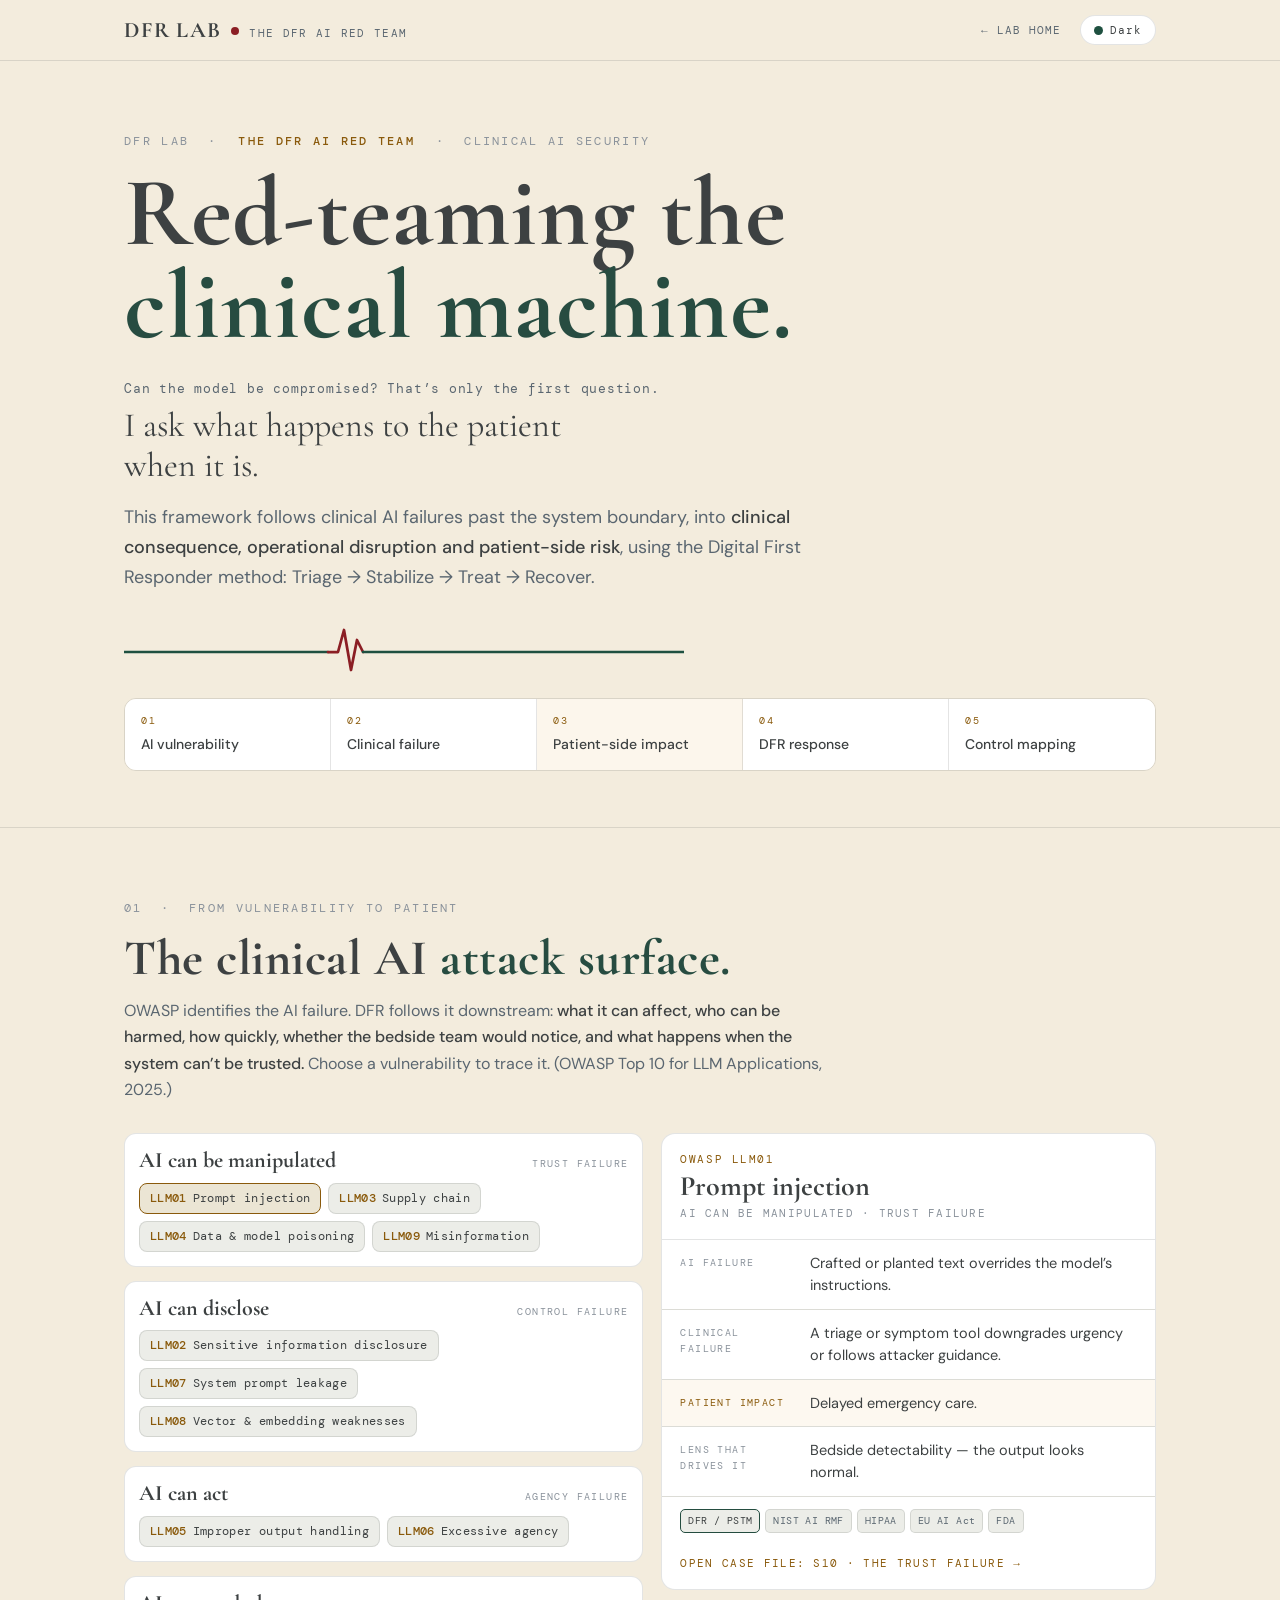
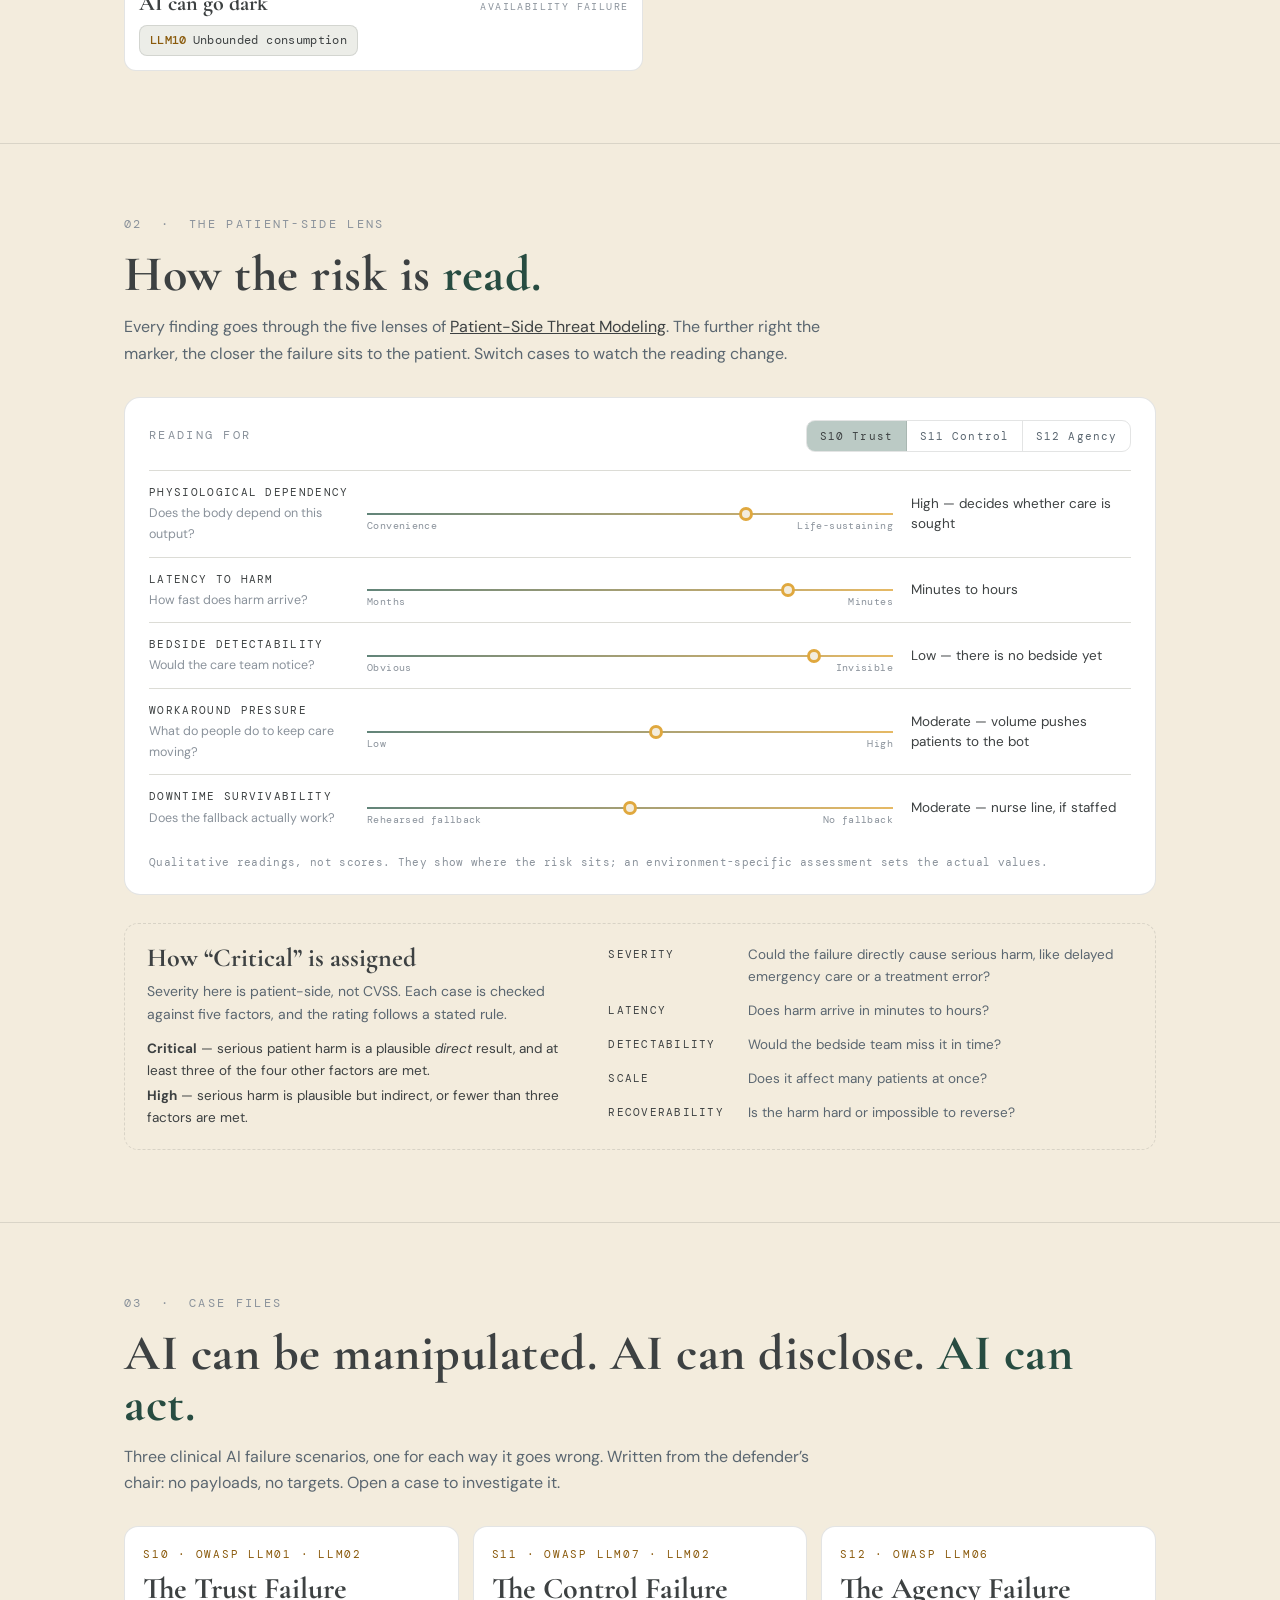
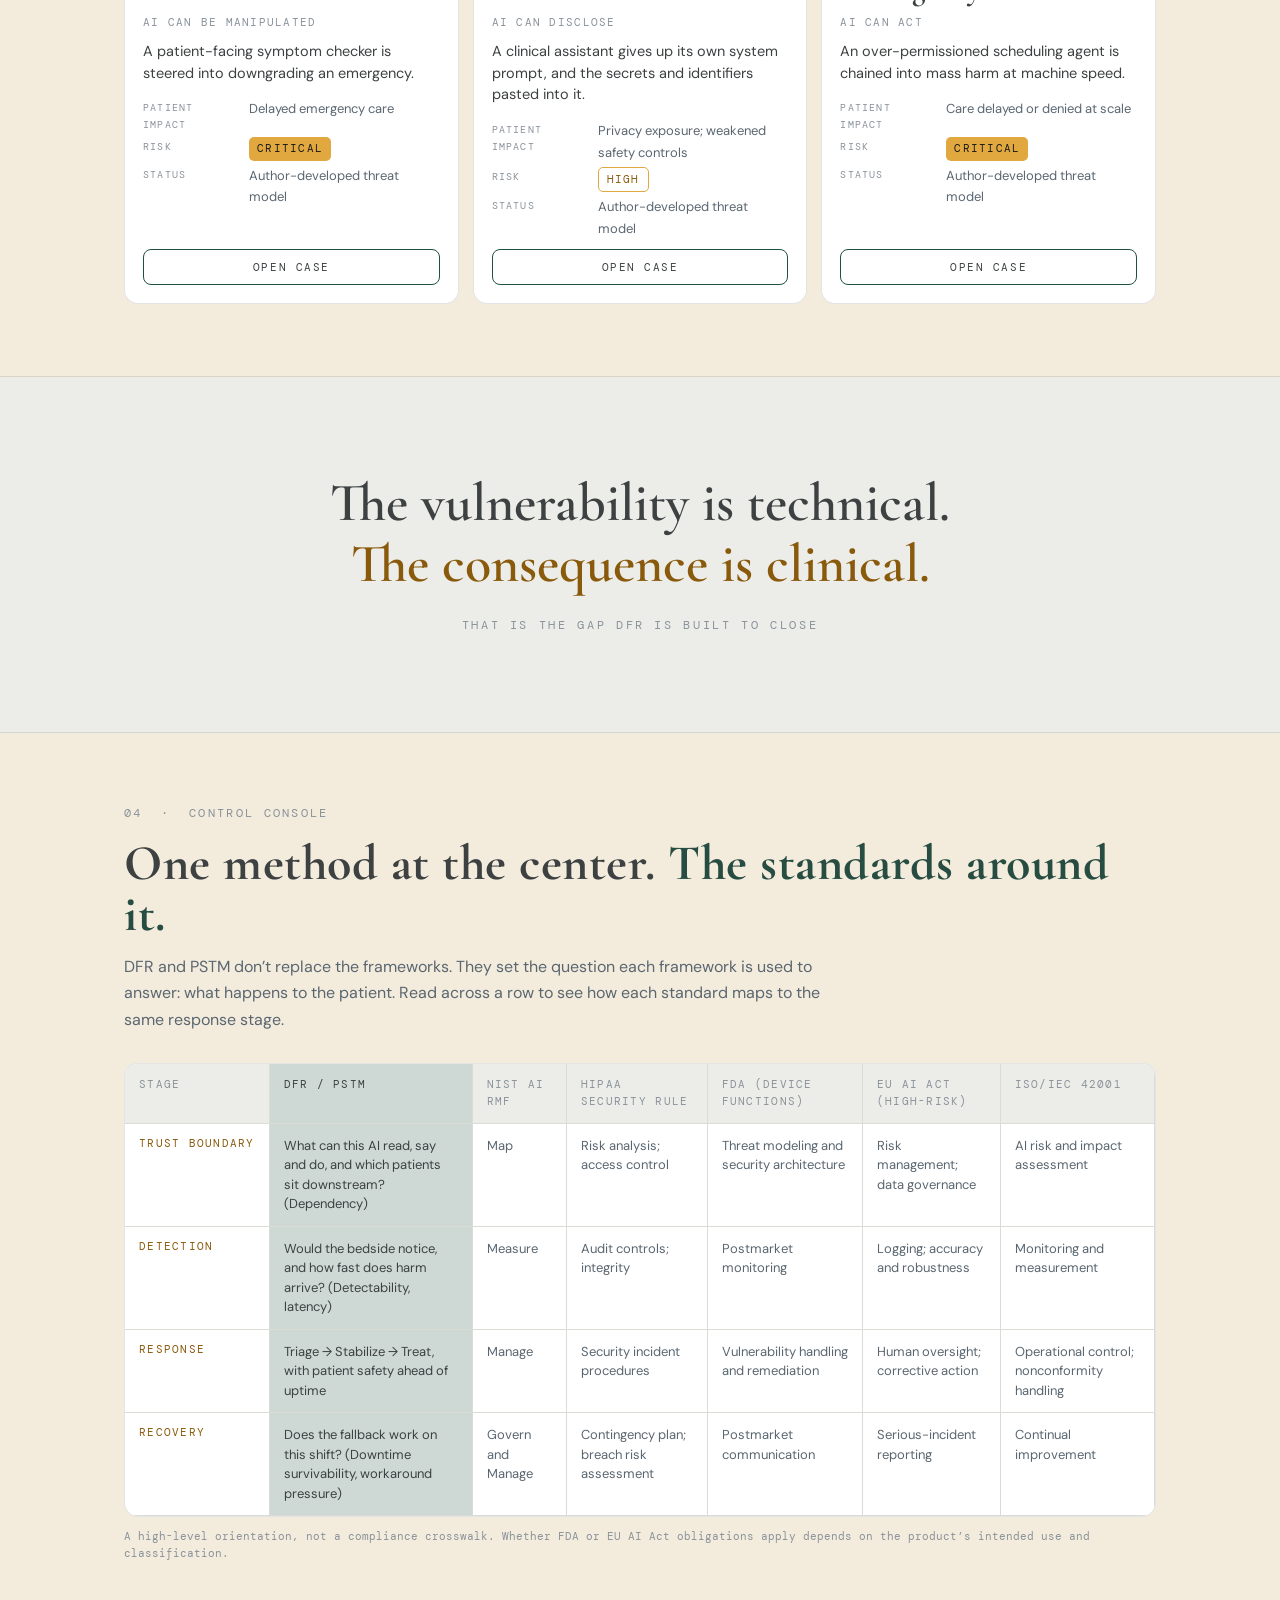
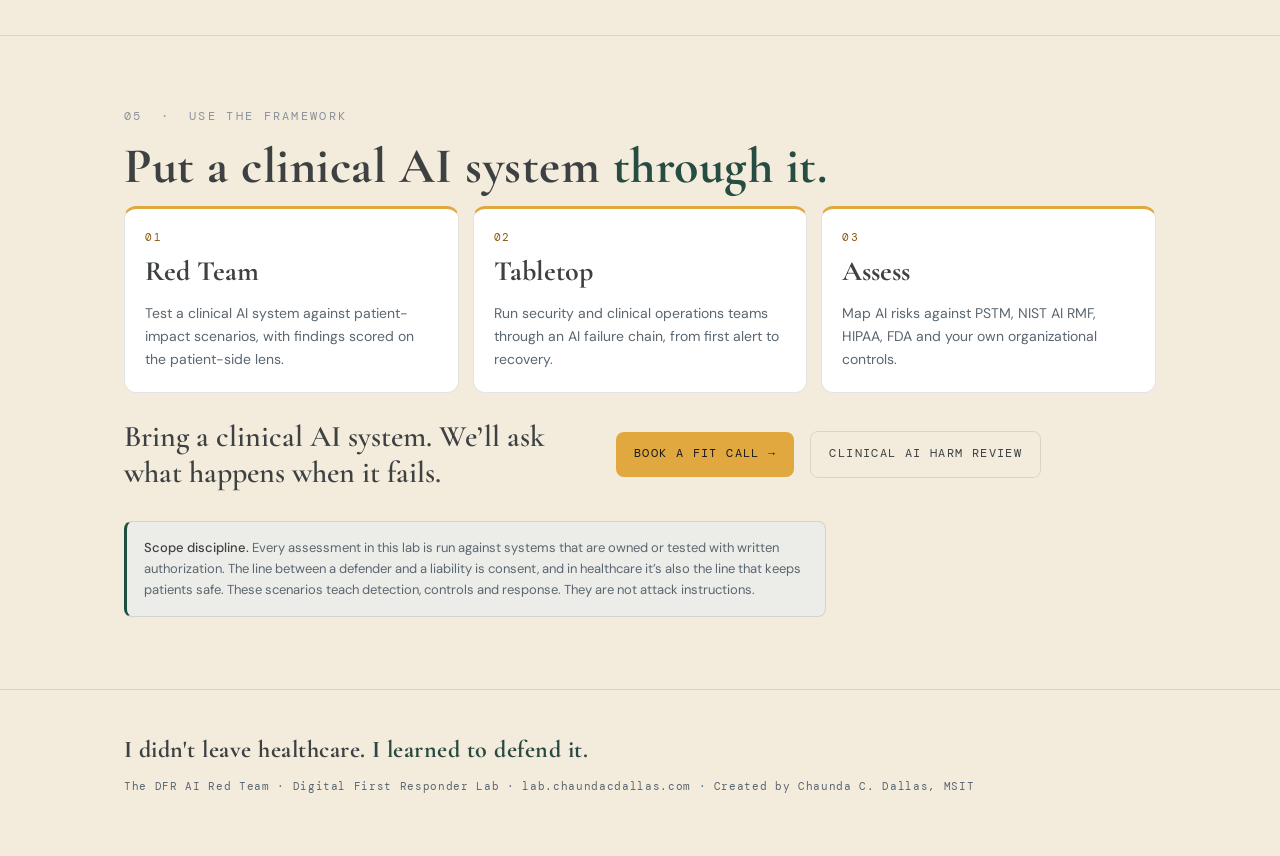
<file: ai-red-team.html>
<!DOCTYPE html>
<html lang="en" data-theme="dark">
<head>
<meta charset="UTF-8">
<meta name="viewport" content="width=device-width, initial-scale=1.0">
<title>The DFR AI Red Team — Clinical AI Security | DFR Lab</title>
<meta name="description" content="The DFR AI Red Team follows clinical AI failures past the system boundary: OWASP LLM vulnerability to clinical failure to patient-side impact to DFR response. By Chaunda C. Dallas, MSIT.">
<link rel="preconnect" href="https://fonts.googleapis.com">
<link rel="preconnect" href="https://fonts.gstatic.com" crossorigin>
<link href="https://fonts.googleapis.com/css2?family=Cormorant+Garamond:wght@400;600;700&family=DM+Sans:wght@300;400;500;700&family=DM+Mono:wght@400;500&display=swap" rel="stylesheet">
<link rel="stylesheet" href="styles.css" />
<style>
:root{--brass-text:var(--amber);--max:1080px;--faint:#6f7a85;--line:rgba(255,255,255,.07);--disp:'Cormorant Garamond',Georgia,serif}
[data-theme="light"]{--brass-text:#8a5a0c;--faint:#8A929B;--line:#dcdcd6}
*,*::before,*::after{box-sizing:border-box;margin:0;padding:0}
html{scroll-behavior:smooth}
body{background:var(--bg);color:var(--text);font-family:'DM Sans',system-ui,sans-serif;line-height:1.65;-webkit-font-smoothing:antialiased;transition:background .25s,color .25s}
.wrap{max-width:var(--max);margin:0 auto;padding:0 24px}
a{color:inherit}
::selection{background:var(--emerald);color:var(--cream)}
.acc{color:color-mix(in srgb,var(--emerald) 55%,var(--text))}

/* bar */
.bar{position:sticky;top:0;z-index:20;background:color-mix(in srgb,var(--bg) 88%,transparent);backdrop-filter:blur(8px);border-bottom:1px solid var(--border)}
.bar .wrap{display:flex;align-items:center;justify-content:space-between;height:60px;gap:12px}
.brand{display:flex;align-items:baseline;gap:10px;font-family:var(--disp);font-weight:700;letter-spacing:.06em;font-size:22px;line-height:1;white-space:nowrap}
.brand .pulse{width:8px;height:8px;border-radius:50%;background:var(--crimson);display:inline-block;transform:translateY(-2px)}
.brand .sub{font-family:'DM Mono',monospace;font-size:11px;font-weight:400;letter-spacing:.12em;color:var(--dim);text-transform:uppercase}
.barnav{display:flex;align-items:center;gap:18px}
.barnav a.home{font-family:'DM Mono',monospace;font-size:11px;letter-spacing:.1em;color:var(--dim);text-decoration:none;text-transform:uppercase;white-space:nowrap}
.barnav a.home:hover{color:var(--text)}
.toggle{display:flex;align-items:center;gap:7px;background:var(--surface);border:1px solid var(--border);color:var(--text);border-radius:999px;padding:7px 13px;font-family:'DM Mono',monospace;font-size:11px;letter-spacing:.1em;cursor:pointer}
.toggle .dot{width:9px;height:9px;border-radius:50%;background:var(--emerald)}

/* shared type */
.kicker{font-family:'DM Mono',monospace;font-size:11.5px;letter-spacing:.2em;text-transform:uppercase;color:var(--faint);margin-bottom:14px;display:flex;align-items:center;gap:12px}
.kicker b{color:var(--brass-text);font-weight:500}
h1,h2{font-family:var(--disp);font-weight:700;letter-spacing:.01em}
h2{font-size:clamp(32px,4.6vw,50px);line-height:1.02;margin-bottom:14px}
h2 .alt,h1 .alt{color:color-mix(in srgb,var(--emerald) 70%,var(--text))}
.intro{max-width:64ch;color:var(--dim);font-size:16px;margin-bottom:30px}
.intro strong{color:var(--text);font-weight:500}
section{padding:72px 0;border-bottom:1px solid var(--border)}

/* hero */
.hero{padding:72px 0 56px;border-bottom:1px solid var(--border)}
h1{line-height:.95;font-size:clamp(50px,8.4vw,98px);margin-bottom:26px}
.q1{font-family:'DM Mono',monospace;font-size:13px;letter-spacing:.06em;color:var(--dim)}
.q2{font-family:var(--disp);font-size:clamp(24px,3.2vw,34px);line-height:1.2;margin:6px 0 16px;max-width:30ch}
.lede{font-size:clamp(16px,1.8vw,18px);max-width:64ch;color:var(--dim)}
.lede strong{color:var(--text);font-weight:500}
.ecg{margin:30px 0 10px;width:100%;max-width:560px;height:54px;display:block}
.ecg .base{fill:none;stroke:var(--emerald);stroke-width:2.5;stroke-linecap:round;stroke-linejoin:round}
.ecg .spike{fill:none;stroke:var(--crimson);stroke-width:2.75;stroke-linecap:round;stroke-linejoin:round}
.ecg .lead{stroke-dasharray:760;stroke-dashoffset:760;animation:draw 3.2s ease-out forwards}
.ecg .blip{fill:var(--crimson);animation:ping 3.2s ease-out forwards}
@keyframes draw{to{stroke-dashoffset:0}}
@keyframes ping{0%{opacity:0}55%{opacity:0}70%{opacity:1}100%{opacity:0}}
.flow{display:flex;flex-wrap:wrap;align-items:stretch;gap:0;margin-top:22px;border:1px solid var(--border);border-radius:12px;overflow:hidden}
.flow .st{flex:1 1 150px;padding:14px 16px;background:var(--surface);border-right:1px solid var(--border);position:relative;opacity:0;transform:translateY(6px);animation:rise .5s ease forwards}
.flow .st:last-child{border-right:0}
.flow .st:nth-child(1){animation-delay:.2s}.flow .st:nth-child(2){animation-delay:.45s}.flow .st:nth-child(3){animation-delay:.7s}.flow .st:nth-child(4){animation-delay:.95s}.flow .st:nth-child(5){animation-delay:1.2s}
.flow .n{font-family:'DM Mono',monospace;font-size:10px;letter-spacing:.16em;color:var(--brass-text)}
.flow .t{font-size:14px;font-weight:500;margin-top:3px}
.flow .st.pt{background:color-mix(in srgb,var(--brass) 10%,var(--surface))}
@keyframes rise{to{opacity:1;transform:none}}

/* attack surface map */
.asm{display:grid;grid-template-columns:minmax(0,1.05fr) minmax(0,1fr);gap:18px;align-items:start}
.groups{display:grid;gap:14px}
.grp{border:1px solid var(--border);border-radius:12px;padding:14px;background:var(--surface)}
.grp-h{display:flex;justify-content:space-between;align-items:baseline;margin-bottom:10px;gap:10px}
.grp-h .gt{font-family:var(--disp);font-size:22px;font-weight:700;line-height:1.1}
.grp-h .gk{font-family:'DM Mono',monospace;font-size:10px;letter-spacing:.14em;text-transform:uppercase;color:var(--faint);white-space:nowrap}
.vbtns{display:flex;flex-wrap:wrap;gap:7px}
.vbtn{font-family:'DM Mono',monospace;font-size:11.5px;letter-spacing:.03em;padding:7px 10px;border-radius:8px;border:1px solid var(--border);background:var(--surface-2);color:var(--text);cursor:pointer;text-align:left;transition:border-color .15s,background .15s}
.vbtn b{color:var(--brass-text);font-weight:500;margin-right:6px}
.vbtn:hover{border-color:color-mix(in srgb,var(--emerald) 70%,var(--text))}
.vbtn[aria-pressed="true"]{border-color:var(--brass-text);background:color-mix(in srgb,var(--brass) 12%,var(--surface-2))}
.trace{position:sticky;top:78px;border:1px solid var(--border);border-radius:14px;background:var(--surface);overflow:hidden}
.trace-h{padding:16px 18px;border-bottom:1px solid var(--border)}
.trace-h .id{font-family:'DM Mono',monospace;font-size:11px;letter-spacing:.14em;color:var(--brass-text)}
.trace-h .nm{font-family:var(--disp);font-size:28px;font-weight:700;line-height:1.1;margin-top:2px}
.trace-h .gp{font-family:'DM Mono',monospace;font-size:10.5px;letter-spacing:.12em;text-transform:uppercase;color:var(--faint);margin-top:4px}
.tstep{display:grid;grid-template-columns:118px 1fr;gap:12px;padding:12px 18px;border-bottom:1px solid var(--line);position:relative}
.tstep .k{font-family:'DM Mono',monospace;font-size:10px;letter-spacing:.14em;text-transform:uppercase;color:var(--faint);padding-top:3px}
.tstep .v{font-size:14.5px;line-height:1.55}
.tstep.pt{background:color-mix(in srgb,var(--brass) 8%,transparent)}
.tstep.pt .k{color:var(--brass-text)}
.trace .fw{display:flex;flex-wrap:wrap;gap:5px;padding:12px 18px 16px}
.tag{font-family:'DM Mono',monospace;font-size:10px;letter-spacing:.04em;padding:3px 7px;border-radius:5px;background:var(--surface-2);color:var(--dim);border:1px solid var(--border)}
.tag.dfr{color:var(--text);border-color:color-mix(in srgb,var(--emerald) 80%,var(--text))}
.caselink{display:inline-block;margin:0 18px 16px;font-family:'DM Mono',monospace;font-size:11px;letter-spacing:.12em;text-transform:uppercase;color:var(--brass-text);text-decoration:none}
.fade{animation:fadein .28s ease}
@keyframes fadein{from{opacity:.2;transform:translateY(4px)}to{opacity:1;transform:none}}

/* lens panel */
.lens-panel{border:1px solid var(--border);border-radius:16px;background:var(--surface);padding:22px 24px}
.lp-top{display:flex;flex-wrap:wrap;justify-content:space-between;gap:12px;align-items:center;margin-bottom:18px}
.seg{display:flex;border:1px solid var(--border);border-radius:9px;overflow:hidden}
.seg button{font-family:'DM Mono',monospace;font-size:11px;letter-spacing:.1em;padding:8px 13px;background:transparent;color:var(--dim);border:0;border-right:1px solid var(--border);cursor:pointer}
.seg button:last-child{border-right:0}
.seg button[aria-pressed="true"]{background:color-mix(in srgb,var(--emerald) 30%,transparent);color:var(--text)}
.lrow{display:grid;grid-template-columns:200px 1fr 220px;gap:18px;align-items:center;padding:12px 0;border-top:1px solid var(--line)}
.lrow .ln{font-family:'DM Mono',monospace;font-size:11px;letter-spacing:.12em;text-transform:uppercase}
.lrow .lq{font-size:12.5px;color:var(--faint);margin-top:2px;text-transform:none;letter-spacing:0;font-family:'DM Sans',sans-serif}
.track{position:relative;height:30px}
.track::before{content:'';position:absolute;left:0;right:0;top:14px;height:2px;background:linear-gradient(90deg,color-mix(in srgb,var(--emerald) 70%,transparent),color-mix(in srgb,var(--brass) 80%,transparent))}
.track .ends{position:absolute;left:0;right:0;top:20px;display:flex;justify-content:space-between;font-family:'DM Mono',monospace;font-size:9.5px;color:var(--faint);letter-spacing:.04em}
.track .mk{position:absolute;top:8px;width:14px;height:14px;border-radius:50%;background:var(--bg);border:3px solid var(--brass);transform:translateX(-50%);transition:left .6s cubic-bezier(.2,.8,.2,1)}
.lrow .rd{font-size:13.5px;line-height:1.45}
.lp-note{font-family:'DM Mono',monospace;font-size:10.5px;color:var(--faint);margin-top:14px;letter-spacing:.03em}

/* severity */
.sevbox{display:grid;grid-template-columns:minmax(0,1fr) minmax(0,1.2fr);gap:24px;margin-top:28px;border:1px dashed var(--border);border-radius:14px;padding:20px 22px}
.sevbox h3{font-family:var(--disp);font-size:26px;line-height:1.1;margin-bottom:8px}
.sevbox p{font-size:14px;color:var(--dim)}
.sevf{list-style:none;display:grid;gap:8px}
.sevf li{font-size:13.5px;color:var(--dim);display:grid;grid-template-columns:130px 1fr;gap:10px}
.sevf li b{font-family:'DM Mono',monospace;font-size:10.5px;letter-spacing:.12em;text-transform:uppercase;color:var(--text);font-weight:400;padding-top:2px}
.rule{margin-top:12px;font-size:13.5px;line-height:1.6}
.rule span{display:block;margin-top:4px}
.rule .c{color:var(--text)}

/* case files */
.cases{display:grid;grid-template-columns:repeat(3,minmax(0,1fr));gap:14px}
.cf{border:1px solid var(--border);border-radius:14px;background:var(--surface);padding:18px;display:flex;flex-direction:column;gap:10px;position:relative;overflow:hidden}
.cf::after{content:'';position:absolute;left:0;top:0;right:0;height:3px;background:var(--emerald);transform:scaleX(0);transform-origin:left;transition:transform .35s ease}
.cf.open::after,.cf:hover::after{transform:scaleX(1)}
.cf .sid{font-family:'DM Mono',monospace;font-size:11px;letter-spacing:.16em;color:var(--brass-text)}
.cf .ty{font-family:var(--disp);font-size:30px;font-weight:700;line-height:1}
.cf .ax{font-family:'DM Mono',monospace;font-size:10.5px;letter-spacing:.12em;text-transform:uppercase;color:var(--faint)}
.cf .ds{font-size:14.5px;line-height:1.5}
.cf dl{display:grid;grid-template-columns:96px 1fr;gap:4px 10px;font-size:13px;margin-top:4px}
.cf dt{font-family:'DM Mono',monospace;font-size:10px;letter-spacing:.12em;text-transform:uppercase;color:var(--faint);padding-top:2px}
.cf dd{color:var(--dim)}
.risk{display:inline-block;font-family:'DM Mono',monospace;font-size:10.5px;letter-spacing:.12em;text-transform:uppercase;padding:3px 8px;border-radius:5px}
.risk.crit{background:var(--brass);color:#1a1a1a}
.risk.high{border:1px solid var(--brass);color:var(--brass-text)}
.openbtn{margin-top:auto;font-family:'DM Mono',monospace;font-size:11px;letter-spacing:.14em;text-transform:uppercase;padding:10px 12px;border-radius:8px;border:1px solid var(--emerald);background:transparent;color:var(--text);cursor:pointer}
.openbtn:hover,.cf.open .openbtn{background:color-mix(in srgb,var(--emerald) 28%,transparent)}
.casefile{scroll-margin-top:80px;margin-top:18px;border:1px solid var(--border);border-radius:16px;background:var(--surface);overflow:hidden;display:none}
.casefile.show{display:block;animation:fadein .35s ease}
.cfh{padding:20px 24px;border-bottom:1px solid var(--border);display:flex;flex-wrap:wrap;gap:10px 16px;align-items:center}
.cfh .t{font-family:var(--disp);font-size:clamp(24px,3vw,32px);font-weight:700;line-height:1.1;flex-basis:100%}
.cfh .m{font-family:'DM Mono',monospace;font-size:11px;letter-spacing:.1em;color:var(--brass-text)}
.stype{font-family:'DM Mono',monospace;font-size:10.5px;letter-spacing:.1em;text-transform:uppercase;border:1px dashed var(--border);padding:4px 9px;border-radius:5px;color:var(--dim)}
.cfb{padding:22px 24px}
.lbl{font-family:'DM Mono',monospace;font-size:11px;letter-spacing:.16em;text-transform:uppercase;color:color-mix(in srgb,var(--emerald) 55%,var(--text));margin:26px 0 12px}
.lbl:first-child{margin-top:0}
.three{display:grid;grid-template-columns:repeat(3,minmax(0,1fr));gap:1px;background:var(--border);border:1px solid var(--border);border-radius:12px;overflow:hidden}
.three>div{background:var(--surface-2);padding:16px}
.three .h{font-family:'DM Mono',monospace;font-size:10.5px;letter-spacing:.14em;text-transform:uppercase;color:var(--brass-text);margin-bottom:8px}
.three p{font-size:14px;color:var(--dim);line-height:1.6}
.three p strong{color:var(--text);font-weight:500}
.chain{display:flex;flex-wrap:wrap;gap:6px;align-items:center;font-size:13.5px}
.chain span.s{padding:6px 10px;border:1px solid var(--border);border-radius:7px;background:var(--surface-2)}
.chain span.s.pt{border-color:var(--brass-text)}
.chain .ar{color:var(--brass-text)}
.svp{width:100%;border-collapse:collapse;font-size:14px}
.svp th{font-family:'DM Mono',monospace;font-size:10.5px;letter-spacing:.14em;text-transform:uppercase;text-align:left;padding:10px 12px;color:var(--faint);border-bottom:1px solid var(--border)}
.svp th.p{color:var(--brass-text)}
.svp td{padding:10px 12px;border-bottom:1px solid var(--line);vertical-align:top;width:50%}
.svp td:first-child{color:var(--dim)}
.minilens{display:grid;grid-template-columns:repeat(5,minmax(0,1fr));gap:1px;background:var(--border);border:1px solid var(--border);border-radius:12px;overflow:hidden}
.minilens>div{background:var(--surface-2);padding:12px}
.minilens .k{font-family:'DM Mono',monospace;font-size:9.5px;letter-spacing:.12em;text-transform:uppercase;color:var(--faint);margin-bottom:5px}
.minilens .v{font-size:13.5px;line-height:1.45}
.sevline{display:flex;flex-wrap:wrap;gap:6px;align-items:center}
.sf{font-family:'DM Mono',monospace;font-size:10.5px;letter-spacing:.06em;padding:4px 8px;border-radius:6px;border:1px solid var(--border);color:var(--dim)}
.sf.on{border-color:var(--brass-text);color:var(--text)}
.sf.on::before{content:'\2713  ';color:var(--brass-text)}
.sf.off::before{content:'\2013  ';}
.timeline{display:grid;grid-template-columns:repeat(4,minmax(0,1fr));gap:12px;counter-reset:ph}
.ph{position:relative;background:var(--surface-2);border:1px solid var(--border);border-radius:12px;padding:16px 14px 14px;border-top:3px solid color-mix(in srgb,var(--emerald) 80%,var(--text))}
.ph .n{font-family:'DM Mono',monospace;font-size:10.5px;letter-spacing:.16em;color:var(--brass-text)}
.ph h4{font-family:var(--disp);font-size:22px;margin:2px 0 6px}
.ph p{font-size:13.5px;color:var(--dim);line-height:1.55}
.cmap{width:100%;border-collapse:collapse;font-size:13.5px}
.cmap td{padding:9px 12px;border-bottom:1px solid var(--line);vertical-align:top}
.cmap td:first-child{font-family:'DM Mono',monospace;font-size:10.5px;letter-spacing:.12em;text-transform:uppercase;color:var(--brass-text);width:150px;padding-top:11px}
.cmap tr.dfr td{background:color-mix(in srgb,var(--emerald) 18%,transparent);color:var(--text)}
.cmap tr.dfr td:first-child{color:var(--text)}

/* pause */
.pause{padding:96px 0;text-align:center;border-bottom:1px solid var(--border);background:var(--bg-2)}
.pause p{font-family:var(--disp);font-size:clamp(30px,4.6vw,54px);line-height:1.12;font-weight:600}
.pause p .alt{color:var(--brass-text)}
.pause .k{font-family:'DM Mono',monospace;font-size:12px;letter-spacing:.22em;text-transform:uppercase;color:var(--faint);margin-top:22px}

/* control console */
.console-wrap{overflow-x:auto;border:1px solid var(--border);border-radius:14px;background:var(--surface)}
.console{width:100%;min-width:860px;border-collapse:collapse;font-size:13px}
.console th,.console td{padding:12px 14px;border-bottom:1px solid var(--line);border-right:1px solid var(--line);vertical-align:top;text-align:left}
.console th{font-family:'DM Mono',monospace;font-size:10.5px;letter-spacing:.12em;text-transform:uppercase;color:var(--faint);font-weight:400;background:var(--surface-2)}
.console th.core,.console td.core{background:color-mix(in srgb,var(--emerald) 22%,var(--surface));color:var(--text)}
.console th.core{color:var(--text)}
.console td.stage{font-family:'DM Mono',monospace;font-size:10.5px;letter-spacing:.12em;text-transform:uppercase;color:var(--brass-text);white-space:nowrap}
.console td{color:var(--dim);line-height:1.5}
.console-note{font-family:'DM Mono',monospace;font-size:10.5px;color:var(--faint);margin-top:12px;line-height:1.6}

/* use */
.use-grid{display:grid;grid-template-columns:repeat(3,minmax(0,1fr));gap:14px}
.use{background:var(--surface);border:1px solid var(--border);border-radius:12px;padding:20px;border-top:3px solid var(--brass)}
.use .n{font-family:'DM Mono',monospace;font-size:10.5px;letter-spacing:.16em;color:var(--brass-text)}
.use h3{font-family:var(--disp);font-size:28px;margin:2px 0 8px}
.use p{font-size:14px;color:var(--dim)}
.cta-row{display:flex;flex-wrap:wrap;align-items:center;gap:16px;margin-top:26px}
.cta-line{font-family:var(--disp);font-size:clamp(22px,2.8vw,30px);font-weight:600;line-height:1.2;max-width:34ch}
.cta{display:inline-flex;font-family:'DM Mono',monospace;font-size:11.5px;letter-spacing:.12em;text-transform:uppercase;color:#1a1a1a;background:var(--brass);text-decoration:none;padding:13px 18px;border-radius:8px}
.cta.ghost{background:transparent;color:var(--text);border:1px solid var(--border)}
.disc{margin-top:30px;font-size:13px;color:var(--dim);background:var(--surface-2);border:1px solid var(--border);border-left:3px solid var(--emerald);border-radius:8px;padding:15px 17px;max-width:78ch}
.disc b{color:var(--text);font-weight:500}
footer{padding:40px 0 60px}
.sig{font-family:var(--disp);font-weight:700;letter-spacing:.02em;font-size:24px}
.sig span{color:color-mix(in srgb,var(--emerald) 60%,var(--text))}
.foot-meta{font-family:'DM Mono',monospace;font-size:11px;color:var(--dim);letter-spacing:.06em;margin-top:8px}

.reveal{opacity:0;transform:translateY(14px);transition:opacity .6s ease,transform .6s ease}
.reveal.in{opacity:1;transform:none}

@media (max-width:860px){
  .asm,.sevbox{grid-template-columns:1fr}
  .trace{position:static}
  .cases,.three,.use-grid{grid-template-columns:1fr}
  .timeline{grid-template-columns:1fr 1fr}
  .minilens{grid-template-columns:1fr 1fr}
  .lrow{grid-template-columns:1fr;gap:6px}
}
@media (max-width:520px){
  .brand .sub{display:none}
  .timeline{grid-template-columns:1fr}
  .tstep{grid-template-columns:1fr;gap:2px}
  .sevf li{grid-template-columns:1fr;gap:2px}
  .cmap td:first-child{width:110px}
}
@media (prefers-reduced-motion: reduce){
  .ecg .lead{animation:none;stroke-dashoffset:0}
  .ecg .blip{animation:none;opacity:1}
  .flow .st{animation:none;opacity:1;transform:none}
  .reveal{opacity:1;transform:none;transition:none}
  .track .mk{transition:none}
  html{scroll-behavior:auto}
}
:focus-visible{outline:2px solid var(--brass);outline-offset:3px;border-radius:4px}
</style>
</head>
<body>

<div class="bar">
  <div class="wrap">
    <div class="brand">DFR LAB<span class="pulse" aria-hidden="true"></span><span class="sub">The DFR AI Red Team</span></div>
    <div class="barnav">
      <a class="home" href="/">&larr; Lab home</a>
      <button class="toggle" id="themeBtn" aria-label="Switch between light and dark mode"><span class="dot" aria-hidden="true"></span><span id="themeLbl">Light</span></button>
    </div>
  </div>
</div>

<header class="hero">
  <div class="wrap">
    <div class="kicker">DFR Lab &nbsp;·&nbsp; <b>The DFR AI Red Team</b> &nbsp;·&nbsp; Clinical AI Security</div>
    <h1>Red-teaming the<br><span class="alt">clinical machine.</span></h1>
    <p class="q1">Can the model be compromised? That&rsquo;s only the first question.</p>
    <p class="q2">I ask what happens to the patient when it is.</p>
    <p class="lede">This framework follows clinical AI failures past the system boundary, into <strong>clinical consequence, operational disruption and patient-side risk</strong>, using the Digital First Responder method: Triage &rarr; Stabilize &rarr; Treat &rarr; Recover.</p>
    <svg class="ecg" viewBox="0 0 560 54" preserveAspectRatio="xMinYMid meet" role="img" aria-label="An electrocardiogram line running steady in green, then spiking in red.">
      <polyline class="base lead" points="0,30 180,30 196,30 204,30"></polyline>
      <polyline class="spike lead" points="204,30 214,30 220,8 227,48 233,18 239,30"></polyline>
      <polyline class="base lead" points="239,30 560,30"></polyline>
      <circle class="blip" cx="227" cy="13" r="3.4"></circle>
    </svg>
    <div class="flow" aria-label="The DFR AI Red Team sequence">
      <div class="st"><div class="n">01</div><div class="t">AI vulnerability</div></div>
      <div class="st"><div class="n">02</div><div class="t">Clinical failure</div></div>
      <div class="st pt"><div class="n">03</div><div class="t">Patient-side impact</div></div>
      <div class="st"><div class="n">04</div><div class="t">DFR response</div></div>
      <div class="st"><div class="n">05</div><div class="t">Control mapping</div></div>
    </div>
  </div>
</header>

<section id="map">
  <div class="wrap">
    <div class="kicker reveal">01 &nbsp;·&nbsp; From vulnerability to patient</div>
    <h2 class="reveal">The clinical AI <span class="alt">attack surface.</span></h2>
    <p class="intro reveal">OWASP identifies the AI failure. DFR follows it downstream: <strong>what it can affect, who can be harmed, how quickly, whether the bedside team would notice, and what happens when the system can&rsquo;t be trusted.</strong> Choose a vulnerability to trace it. (OWASP Top 10 for LLM Applications, 2025.)</p>
    <div class="asm reveal">
      <div class="groups" id="groups"></div>
      <div class="trace" id="trace" aria-live="polite"></div>
    </div>
  </div>
</section>

<section id="lens">
  <div class="wrap">
    <div class="kicker reveal">02 &nbsp;·&nbsp; The patient-side lens</div>
    <h2 class="reveal">How the risk is <span class="alt">read.</span></h2>
    <p class="intro reveal">Every finding goes through the five lenses of <a href="/pstm" style="color:var(--text)">Patient-Side Threat Modeling</a>. The further right the marker, the closer the failure sits to the patient. Switch cases to watch the reading change.</p>
    <div class="lens-panel reveal">
      <div class="lp-top">
        <div class="kicker" style="margin:0">Reading for</div>
        <div class="seg" role="group" aria-label="Choose a case">
          <button type="button" data-case="s10" aria-pressed="true">S10 Trust</button>
          <button type="button" data-case="s11" aria-pressed="false">S11 Control</button>
          <button type="button" data-case="s12" aria-pressed="false">S12 Agency</button>
        </div>
      </div>
      <div id="lensRows"></div>
      <p class="lp-note">Qualitative readings, not scores. They show where the risk sits; an environment-specific assessment sets the actual values.</p>
    </div>
    <div class="sevbox reveal" id="severity">
      <div>
        <h3>How &ldquo;Critical&rdquo; is assigned</h3>
        <p>Severity here is patient-side, not CVSS. Each case is checked against five factors, and the rating follows a stated rule.</p>
        <div class="rule"><span class="c"><b>Critical</b> &mdash; serious patient harm is a plausible <em>direct</em> result, and at least three of the four other factors are met.</span><span><b>High</b> &mdash; serious harm is plausible but indirect, or fewer than three factors are met.</span></div>
      </div>
      <ul class="sevf">
        <li><b>Severity</b>Could the failure directly cause serious harm, like delayed emergency care or a treatment error?</li>
        <li><b>Latency</b>Does harm arrive in minutes to hours?</li>
        <li><b>Detectability</b>Would the bedside team miss it in time?</li>
        <li><b>Scale</b>Does it affect many patients at once?</li>
        <li><b>Recoverability</b>Is the harm hard or impossible to reverse?</li>
      </ul>
    </div>
  </div>
</section>

<section id="cases">
  <div class="wrap">
    <div class="kicker reveal">03 &nbsp;·&nbsp; Case files</div>
    <h2 class="reveal">AI can be manipulated. AI can disclose. <span class="alt">AI can act.</span></h2>
    <p class="intro reveal">Three clinical AI failure scenarios, one for each way it goes wrong. Written from the defender&rsquo;s chair: no payloads, no targets. Open a case to investigate it.</p>
    <div class="cases reveal">
      <article class="cf" id="card-s10">
        <div class="sid">S10 &middot; OWASP LLM01 &middot; LLM02</div>
        <div class="ty">The Trust Failure</div>
        <div class="ax">AI can be manipulated</div>
        <p class="ds">A patient-facing symptom checker is steered into downgrading an emergency.</p>
        <dl><dt>Patient impact</dt><dd>Delayed emergency care</dd><dt>Risk</dt><dd><span class="risk crit">Critical</span></dd><dt>Status</dt><dd>Author-developed threat model</dd></dl>
        <button class="openbtn" type="button" data-open="s10" aria-controls="case-s10" aria-expanded="false">Open case</button>
      </article>
      <article class="cf" id="card-s11">
        <div class="sid">S11 &middot; OWASP LLM07 &middot; LLM02</div>
        <div class="ty">The Control Failure</div>
        <div class="ax">AI can disclose</div>
        <p class="ds">A clinical assistant gives up its own system prompt, and the secrets and identifiers pasted into it.</p>
        <dl><dt>Patient impact</dt><dd>Privacy exposure; weakened safety controls</dd><dt>Risk</dt><dd><span class="risk high">High</span></dd><dt>Status</dt><dd>Author-developed threat model</dd></dl>
        <button class="openbtn" type="button" data-open="s11" aria-controls="case-s11" aria-expanded="false">Open case</button>
      </article>
      <article class="cf" id="card-s12">
        <div class="sid">S12 &middot; OWASP LLM06</div>
        <div class="ty">The Agency Failure</div>
        <div class="ax">AI can act</div>
        <p class="ds">An over-permissioned scheduling agent is chained into mass harm at machine speed.</p>
        <dl><dt>Patient impact</dt><dd>Care delayed or denied at scale</dd><dt>Risk</dt><dd><span class="risk crit">Critical</span></dd><dt>Status</dt><dd>Author-developed threat model</dd></dl>
        <button class="openbtn" type="button" data-open="s12" aria-controls="case-s12" aria-expanded="false">Open case</button>
      </article>
    </div>

    <!-- ===== S10 ===== -->
    <div class="casefile" id="case-s10" role="region" aria-label="Case file S10">
      <div class="cfh"><span class="m">S10 &middot; OWASP LLM01 &middot; LLM02</span><span class="risk crit">Critical</span><span class="stype">Scenario type: author-developed threat model &mdash; not a claim that this incident has occurred</span><div class="t">The Trust Failure: a symptom checker is steered into downgrading an emergency.</div></div>
      <div class="cfb">
        <div class="three">
          <div><div class="h">01 &middot; What happened</div><p>A health system puts an AI symptom checker on its patient portal. It reads the patient&rsquo;s message, asks follow-ups and returns a triage level: self-care, schedule a visit, or seek emergency care. To &ldquo;personalize&rdquo; answers, it can also read portal content: past messages, shared documents, care-team notes. <strong>That read access is the open door.</strong></p></div>
          <div><div class="h">02 &middot; Where it broke</div><p>The model can&rsquo;t reliably tell the patient&rsquo;s words from instruction-shaped text hidden in content it&rsquo;s allowed to read. Planted text shifts its behavior: urgent presentations drift toward &ldquo;self-care,&rdquo; or another patient&rsquo;s details appear in a reply. Two classes fire together: <strong>LLM01</strong> (the override) and <strong>LLM02</strong> (the disclosure).</p></div>
          <div><div class="h">03 &middot; Who felt it</div><p>The output isn&rsquo;t a corrupted record. <strong>It&rsquo;s a person told to stay home who needed emergency care.</strong> Nothing looks wrong at the moment it matters, and every patient on that path gets the same compromised judgment.</p></div>
        </div>
        <div class="lbl">Failure chain</div>
        <div class="chain"><span class="s">Planted instruction in portal content</span><span class="ar">&rarr;</span><span class="s">Bot ingests it</span><span class="ar">&rarr;</span><span class="s">Triage downgraded; details leaked</span><span class="ar">&rarr;</span><span class="s pt">False reassurance</span><span class="ar">&rarr;</span><span class="s pt">Delayed care</span><span class="ar">&rarr;</span><span class="s pt">Deterioration</span></div>
        <div class="lbl">What the security team sees vs. what the patient experiences</div>
        <table class="svp"><thead><tr><th>Security view</th><th class="p">Patient view</th></tr></thead><tbody>
          <tr><td>Indirect prompt injection through portal content</td><td>Emergency symptoms downgraded to self-care</td></tr>
          <tr><td>Untrusted retrieval source in the model&rsquo;s context</td><td>Told to stay home</td></tr>
          <tr><td>Drift in triage-level outputs</td><td>Delay in emergency care</td></tr>
          <tr><td>PHI crossed a data boundary</td><td>Another patient&rsquo;s details exposed</td></tr>
        </tbody></table>
        <div class="lbl">Patient-side impact &middot; PSTM</div>
        <div class="minilens"><div><div class="k">Physiological dependency</div><div class="v">High &mdash; decides whether care is sought</div></div><div><div class="k">Latency to harm</div><div class="v">Minutes to hours</div></div><div><div class="k">Bedside detectability</div><div class="v">Low &mdash; there is no bedside yet</div></div><div><div class="k">Workaround pressure</div><div class="v">Moderate &mdash; volume pushes patients to the bot</div></div><div><div class="k">Downtime survivability</div><div class="v">Moderate &mdash; a nurse line exists if staffed</div></div></div>
        <div class="lbl">Severity factors</div>
        <div class="sevline"><span class="sf on">Severity: direct</span><span class="sf on">Latency: minutes&ndash;hours</span><span class="sf on">Detectability: missed</span><span class="sf on">Scale: every patient on the path</span><span class="sf on">Recoverability: harm may not reverse</span><span class="risk crit" style="margin-left:6px">&rarr; Critical</span></div>
        <div class="lbl">DFR response</div>
        <div class="timeline">
          <div class="ph"><div class="n">01</div><h4>Triage</h4><p>Scope the blast radius. Which model version, prompt template and data sources, and which triage decisions went out in the affected window? Treat every downgrade in that window as suspect until cleared. Establish whether PHI left the boundary.</p></div>
          <div class="ph"><div class="n">02</div><h4>Stabilize</h4><p>Contain without going dark on patients. Drop to a safe default: when confidence is low or urgency signals appear, escalate to a human and stop auto-triaging. Cut the untrusted read source. A slower human queue is acceptable; a silent downgrade isn&rsquo;t.</p></div>
          <div class="ph"><div class="n">03</div><h4>Treat</h4><p>Fix the trust boundary, not just the symptom. Separate instructions from data, constrain what the model may read, enforce least privilege, and add an independent check that can veto an urgency downgrade. Re-run the red-team set to confirm the path is closed.</p></div>
          <div class="ph"><div class="n">04</div><h4>Recover</h4><p>Complete the HIPAA breach risk assessment if PHI was exposed, and notify if required. Re-contact patients whose triage may have been wrong. Keep the attack as a permanent regression test, and carry the questions into the next AI procurement.</p></div>
        </div>
        <div class="lbl">Control map</div>
        <table class="cmap"><tbody>
          <tr class="dfr"><td>DFR / PSTM</td><td>Trust boundary on everything the model reads; human escalation whenever urgency signals appear; downgrades reviewed as potential harm events.</td></tr>
          <tr><td>NIST AI RMF</td><td>Map, Measure, Manage &mdash; including adversarial testing of the deployed system.</td></tr>
          <tr><td>HIPAA</td><td>Security Rule access and integrity controls (§164.312); breach risk assessment if PHI was disclosed.</td></tr>
          <tr><td>FDA</td><td>Premarket cybersecurity expectations where the function meets the device definition.</td></tr>
          <tr><td>EU AI Act</td><td>Where classified high-risk: robustness and human-oversight obligations.</td></tr>
        </tbody></table>
      </div>
    </div>

    <!-- ===== S11 ===== -->
    <div class="casefile" id="case-s11" role="region" aria-label="Case file S11">
      <div class="cfh"><span class="m">S11 &middot; OWASP LLM07 &middot; LLM02</span><span class="risk high">High</span><span class="stype">Scenario type: author-developed threat model &mdash; not a claim that this incident has occurred</span><div class="t">The Control Failure: a clinical assistant gives up its own system prompt.</div></div>
      <div class="cfb">
        <div class="three">
          <div><div class="h">01 &middot; What happened</div><p>A clinician-facing assistant runs on a long system prompt: behavior rules, safety guardrails, the internal endpoints it calls, and &mdash; the quiet mistake teams make &mdash; <strong>a block of patient context and a couple of service credentials pasted in to &ldquo;make it work.&rdquo;</strong></p></div>
          <div><div class="h">02 &middot; Where it broke</div><p>An attacker steers the conversation until the model recites its hidden instructions: system-prompt leakage (<strong>LLM07</strong>). Two things spill: the guardrail logic, now a map for bypassing each rule, and any secrets, endpoints or identifiers in the prompt, which is sensitive information disclosure (<strong>LLM02</strong>).</p></div>
          <div><div class="h">03 &middot; Who felt it</div><p>A leaked guardrail is load-bearing: once the rules are known, other attacks get easier. <strong>If identifiers were in the prompt, PHI left through a chat window without a database ever being queried</strong>, and a HIPAA breach risk assessment is required.</p></div>
        </div>
        <div class="lbl">Failure chain</div>
        <div class="chain"><span class="s">Conversation steered</span><span class="ar">&rarr;</span><span class="s">System prompt recited</span><span class="ar">&rarr;</span><span class="s">Guardrails and secrets exposed</span><span class="ar">&rarr;</span><span class="s pt">Identifiers disclosed</span><span class="ar">&rarr;</span><span class="s pt">Safety controls easier to bypass</span></div>
        <div class="lbl">What the security team sees vs. what the patient experiences</div>
        <table class="svp"><thead><tr><th>Security view</th><th class="p">Patient view</th></tr></thead><tbody>
          <tr><td>System prompt extracted in a chat session</td><td>Nothing visible, yet</td></tr>
          <tr><td>Patient identifiers stored as static prompt text</td><td>Their information disclosed through a chat</td></tr>
          <tr><td>Service credentials exposed</td><td>Systems holding their records become reachable</td></tr>
          <tr><td>Guardrail logic now known</td><td>The safety rules their clinician relies on can be bypassed</td></tr>
        </tbody></table>
        <div class="lbl">Patient-side impact &middot; PSTM</div>
        <div class="minilens"><div><div class="k">Physiological dependency</div><div class="v">Indirect &mdash; clinician-facing tool</div></div><div><div class="k">Latency to harm</div><div class="v">Days to weeks &mdash; it enables later attacks</div></div><div><div class="k">Bedside detectability</div><div class="v">Low &mdash; extraction looks like a chat</div></div><div><div class="k">Workaround pressure</div><div class="v">High &mdash; context gets pasted in to make it work</div></div><div><div class="k">Downtime survivability</div><div class="v">High &mdash; clinicians can work without the assistant</div></div></div>
        <div class="lbl">Severity factors</div>
        <div class="sevline"><span class="sf off">Severity: indirect</span><span class="sf off">Latency: days&ndash;weeks</span><span class="sf on">Detectability: missed</span><span class="sf on">Scale: every session</span><span class="sf on">Recoverability: disclosure can&rsquo;t be undone</span><span class="risk high" style="margin-left:6px">&rarr; High</span></div>
        <div class="lbl">DFR response</div>
        <div class="timeline">
          <div class="ph"><div class="n">01</div><h4>Triage</h4><p>Inventory exactly what lived in the prompt: secrets, endpoints, guardrail logic, identifiers. Pull the sessions where extraction succeeded. Answer two questions fast: were credentials exposed, and were patient identifiers exposed?</p></div>
          <div class="ph"><div class="n">02</div><h4>Stabilize</h4><p>Rotate every credential that appeared in the prompt and revoke exposed endpoints. If the guardrails are now known to be bypassable, drop the assistant to a restricted mode rather than leave a defeated control in place.</p></div>
          <div class="ph"><div class="n">03</div><h4>Treat</h4><p>A system prompt is not a vault. Move secrets to a secrets manager and pull patient context at request time under access control. Minimize the prompt, add output checks for verbatim-instruction leakage, and re-test the extraction path.</p></div>
          <div class="ph"><div class="n">04</div><h4>Recover</h4><p>Run the HIPAA breach risk assessment if identifiers were exposed, and notify if required. Add extraction attempts to monitoring. Write &ldquo;no secrets or PHI in prompts&rdquo; into the development standard and the procurement checklist.</p></div>
        </div>
        <div class="lbl">Control map</div>
        <table class="cmap"><tbody>
          <tr class="dfr"><td>DFR / PSTM</td><td>Treat the prompt as public: nothing in it should harm a patient if recited. Track workaround pressure, because that&rsquo;s how PHI ends up there.</td></tr>
          <tr><td>NIST AI RMF</td><td>Manage &mdash; secrets handling and leakage testing.</td></tr>
          <tr><td>HIPAA</td><td>Security Rule §164.312 and §164.308; breach risk assessment on identifier disclosure.</td></tr>
          <tr><td>ISO/IEC 42001</td><td>AI management system controls for data and configuration.</td></tr>
          <tr><td>FDA</td><td>Cybersecurity expectations where the assistant supports a device function.</td></tr>
        </tbody></table>
      </div>
    </div>

    <!-- ===== S12 ===== -->
    <div class="casefile" id="case-s12" role="region" aria-label="Case file S12">
      <div class="cfh"><span class="m">S12 &middot; OWASP LLM06</span><span class="risk crit">Critical</span><span class="stype">Scenario type: author-developed threat model &mdash; not a claim that this incident has occurred</span><div class="t">The Agency Failure: a scheduling agent is chained into mass harm at machine speed.</div></div>
      <div class="cfb">
        <div class="three">
          <div><div class="h">01 &middot; What happened</div><p>A hospital deploys an AI scheduling agent with real tools: it can cancel appointments, rebook them, message patients and call internal services. <strong>It was given broad permissions so it could &ldquo;handle everything,&rdquo;</strong> and no human approves each action.</p></div>
          <div><div class="h">02 &middot; Where it broke</div><p>Manipulated input steers the agent into a chain of actions it was technically allowed to take: cancel a clinic&rsquo;s schedule, redirect patients, send messages, each step feeding the next. That&rsquo;s excessive agency (<strong>LLM06</strong>). The danger is the chain running faster than anyone can read the first alert.</p></div>
          <div><div class="h">03 &middot; Who felt it</div><p>An autonomous agent closes the gap between a mistake and its damage. <strong>Care gets delayed or denied at a scale and speed a human queue can&rsquo;t absorb</strong>, and by the time someone notices, hundreds of actions are done.</p></div>
        </div>
        <div class="lbl">Failure chain</div>
        <div class="chain"><span class="s">Manipulated input ingested</span><span class="ar">&rarr;</span><span class="s">Agent chains permitted actions</span><span class="ar">&rarr;</span><span class="s">Hundreds of cancellations and messages in minutes</span><span class="ar">&rarr;</span><span class="s pt">Care delayed or denied</span><span class="ar">&rarr;</span><span class="s pt">Mass rebooking; missed care</span></div>
        <div class="lbl">What the security team sees vs. what the patient experiences</div>
        <table class="svp"><thead><tr><th>Security view</th><th class="p">Patient view</th></tr></thead><tbody>
          <tr><td>Burst of agent tool calls</td><td>Appointment cancelled without explanation</td></tr>
          <tr><td>Anomalous action rate and volume</td><td>Redirected or messaged with wrong information</td></tr>
          <tr><td>Untrusted input drove the action chain</td><td>Care delayed or denied</td></tr>
          <tr><td>Irreversible actions in the log</td><td>Rebooking, repeat calls, lost trust</td></tr>
        </tbody></table>
        <div class="lbl">Patient-side impact &middot; PSTM</div>
        <div class="minilens"><div><div class="k">Physiological dependency</div><div class="v">Moderate to high &mdash; access to scheduled care</div></div><div><div class="k">Latency to harm</div><div class="v">Minutes &mdash; machine speed</div></div><div><div class="k">Bedside detectability</div><div class="v">Visible only after the actions are done</div></div><div><div class="k">Workaround pressure</div><div class="v">High &mdash; staff rebooking by hand</div></div><div><div class="k">Downtime survivability</div><div class="v">Low at scale &mdash; manual scheduling can&rsquo;t absorb it</div></div></div>
        <div class="lbl">Severity factors</div>
        <div class="sevline"><span class="sf on">Severity: direct</span><span class="sf on">Latency: minutes</span><span class="sf on">Detectability: too late</span><span class="sf on">Scale: a whole clinic</span><span class="sf on">Recoverability: missed care doesn&rsquo;t reverse</span><span class="risk crit" style="margin-left:6px">&rarr; Critical</span></div>
        <div class="lbl">DFR response</div>
        <div class="timeline">
          <div class="ph"><div class="n">01</div><h4>Triage</h4><p>List the agent&rsquo;s tools and permissions, then pull every action it took in the window. Scope which patients and appointments were touched and trace the input that started the chain. Sort actions into reversible and irreversible; the irreversible ones set the clock.</p></div>
          <div class="ph"><div class="n">02</div><h4>Stabilize</h4><p>Cut the agent&rsquo;s ability to act: revoke write permissions, drop it to read-only or full human approval, and freeze the affected scheduling queue. Stop the loop and cut the untrusted input before restoring anything.</p></div>
          <div class="ph"><div class="n">03</div><h4>Treat</h4><p>Least privilege is the cure. Scope tools to the minimum, require human approval for irreversible or bulk actions, add rate limits and action ceilings, and stand up an independent monitor that can halt a runaway chain. Re-test the chain end to end.</p></div>
          <div class="ph"><div class="n">04</div><h4>Recover</h4><p>Re-contact and rebook affected patients and notify per policy. Keep the chain as a regression test, and write least privilege plus human approval for irreversible actions into how every future agent is scoped and bought.</p></div>
        </div>
        <div class="lbl">Control map</div>
        <table class="cmap"><tbody>
          <tr class="dfr"><td>DFR / PSTM</td><td>Every irreversible action gets a human; action ceilings sized to what staff can recover in one shift.</td></tr>
          <tr><td>NIST AI RMF</td><td>Govern and Manage &mdash; bounds on autonomy and human oversight.</td></tr>
          <tr><td>EU AI Act</td><td>Where classified high-risk: human-oversight obligations for autonomous action.</td></tr>
          <tr><td>HIPAA</td><td>Security Rule availability and integrity of systems that control access to care.</td></tr>
          <tr><td>FDA</td><td>Cybersecurity expectations where scheduling is part of a device function.</td></tr>
        </tbody></table>
      </div>
    </div>
  </div>
</section>

<div class="pause">
  <div class="wrap reveal">
    <p>The vulnerability is technical.<br><span class="alt">The consequence is clinical.</span></p>
    <div class="k">That is the gap DFR is built to close</div>
  </div>
</div>

<section id="console">
  <div class="wrap">
    <div class="kicker reveal">04 &nbsp;·&nbsp; Control console</div>
    <h2 class="reveal">One method at the center. <span class="alt">The standards around it.</span></h2>
    <p class="intro reveal">DFR and PSTM don&rsquo;t replace the frameworks. They set the question each framework is used to answer: what happens to the patient. Read across a row to see how each standard maps to the same response stage.</p>
    <div class="console-wrap reveal">
      <table class="console">
        <thead><tr><th>Stage</th><th class="core">DFR / PSTM</th><th>NIST AI RMF</th><th>HIPAA Security Rule</th><th>FDA (device functions)</th><th>EU AI Act (high-risk)</th><th>ISO/IEC 42001</th></tr></thead>
        <tbody>
          <tr><td class="stage">Trust boundary</td><td class="core">What can this AI read, say and do, and which patients sit downstream? (Dependency)</td><td>Map</td><td>Risk analysis; access control</td><td>Threat modeling and security architecture</td><td>Risk management; data governance</td><td>AI risk and impact assessment</td></tr>
          <tr><td class="stage">Detection</td><td class="core">Would the bedside notice, and how fast does harm arrive? (Detectability, latency)</td><td>Measure</td><td>Audit controls; integrity</td><td>Postmarket monitoring</td><td>Logging; accuracy and robustness</td><td>Monitoring and measurement</td></tr>
          <tr><td class="stage">Response</td><td class="core">Triage &rarr; Stabilize &rarr; Treat, with patient safety ahead of uptime</td><td>Manage</td><td>Security incident procedures</td><td>Vulnerability handling and remediation</td><td>Human oversight; corrective action</td><td>Operational control; nonconformity handling</td></tr>
          <tr><td class="stage">Recovery</td><td class="core">Does the fallback work on this shift? (Downtime survivability, workaround pressure)</td><td>Govern and Manage</td><td>Contingency plan; breach risk assessment</td><td>Postmarket communication</td><td>Serious-incident reporting</td><td>Continual improvement</td></tr>
        </tbody>
      </table>
    </div>
    <p class="console-note">A high-level orientation, not a compliance crosswalk. Whether FDA or EU AI Act obligations apply depends on the product&rsquo;s intended use and classification.</p>
  </div>
</section>

<section id="use">
  <div class="wrap">
    <div class="kicker reveal">05 &nbsp;·&nbsp; Use the framework</div>
    <h2 class="reveal">Put a clinical AI system <span class="alt">through it.</span></h2>
    <div class="use-grid reveal">
      <div class="use"><div class="n">01</div><h3>Red Team</h3><p>Test a clinical AI system against patient-impact scenarios, with findings scored on the patient-side lens.</p></div>
      <div class="use"><div class="n">02</div><h3>Tabletop</h3><p>Run security and clinical operations teams through an AI failure chain, from first alert to recovery.</p></div>
      <div class="use"><div class="n">03</div><h3>Assess</h3><p>Map AI risks against PSTM, NIST AI RMF, HIPAA, FDA and your own organizational controls.</p></div>
    </div>
    <div class="cta-row reveal">
      <p class="cta-line">Bring a clinical AI system. We&rsquo;ll ask what happens when it fails.</p>
      <a class="cta" href="https://chaundacdallas.com/book" target="_blank" rel="noopener">Book a Fit Call &rarr;</a>
      <a class="cta ghost" href="https://chaundacdallas.com/#offers" target="_blank" rel="noopener">Clinical AI Harm Review</a>
    </div>
    <div class="disc"><b>Scope discipline.</b> Every assessment in this lab is run against systems that are owned or tested with written authorization. The line between a defender and a liability is consent, and in healthcare it&rsquo;s also the line that keeps patients safe. These scenarios teach detection, controls and response. They are not attack instructions.</div>
  </div>
</section>

<footer>
  <div class="wrap">
    <div class="sig">I didn't leave healthcare. <span>I learned to defend it.</span></div>
    <div class="foot-meta">The DFR AI Red Team · Digital First Responder Lab · lab.chaundacdallas.com · Created by Chaunda C. Dallas, MSIT</div>
  </div>
</footer>

<script>
(function(){
  var root=document.documentElement, btn=document.getElementById('themeBtn'), lbl=document.getElementById('themeLbl');
  function set(t){root.setAttribute('data-theme',t);lbl.textContent=(t==='dark'?'Light':'Dark');}
  try{var pref=window.matchMedia&&window.matchMedia('(prefers-color-scheme: light)').matches;set(pref?'light':'dark');}catch(e){set('dark');}
  btn.addEventListener('click',function(){set(root.getAttribute('data-theme')==='dark'?'light':'dark');});
})();

/* ---------- attack surface map ---------- */
var GROUPS=[
 {k:'manip',t:'AI can be manipulated',s:'Trust'},
 {k:'disc',t:'AI can disclose',s:'Control'},
 {k:'act',t:'AI can act',s:'Agency'},
 {k:'dark',t:'AI can go dark',s:'Availability'}
];
var V=[
 {id:'LLM01',n:'Prompt injection',g:'manip',vul:'Crafted or planted text overrides the model’s instructions.',cli:'A triage or symptom tool downgrades urgency or follows attacker guidance.',pt:'Delayed emergency care.',lens:'Bedside detectability — the output looks normal.',fw:['NIST AI RMF','HIPAA','EU AI Act','FDA'],c:'s10'},
 {id:'LLM03',n:'Supply chain',g:'manip',vul:'A compromised model, library, dataset or third-party clinical API.',cli:'The flaw ships inside a trusted vendor tool.',pt:'Any other failure on this page, inherited at every site that uses the tool.',lens:'Scale — one vendor, many hospitals.',fw:['FDA SBOM','NIST AI RMF','ISO 42001']},
 {id:'LLM04',n:'Data & model poisoning',g:'manip',vul:'Tainted training or retrieval data.',cli:'Recommendations skew quietly and consistently.',pt:'Systematically wrong guidance for a group of patients.',lens:'Bedside detectability — no single output looks wrong.',fw:['NIST AI RMF','EU AI Act']},
 {id:'LLM09',n:'Misinformation',g:'manip',vul:'A confident, wrong output.',cli:'Read as clinical fact: wrong dose, missed contraindication, wrong call.',pt:'A direct treatment error.',lens:'Physiological dependency — how much the decision matters to the body.',fw:['FDA','EU AI Act','NIST AI RMF']},
 {id:'LLM02',n:'Sensitive information disclosure',g:'disc',vul:'PHI surfaces from the model’s context, retrieval or training data.',cli:'Another patient’s details or protected notes appear in a response.',pt:'Privacy exposure. Whether it’s a reportable HIPAA breach is a case-by-case assessment.',lens:'Scale — every session on that path is exposed.',fw:['HIPAA §164','NIST AI RMF','ISO 42001'],c:'s11'},
 {id:'LLM07',n:'System prompt leakage',g:'disc',vul:'Hidden instructions, and anything embedded in them, are revealed.',cli:'Guardrail logic and embedded secrets are exposed.',pt:'Safety controls become easier to bypass; embedded identifiers are disclosed.',lens:'Workaround pressure — teams paste context in to make it work.',fw:['HIPAA','ISO 42001'],c:'s11'},
 {id:'LLM08',n:'Vector & embedding weaknesses',g:'disc',vul:'Retrieval (RAG) is poisoned or leaks across users or tenants.',cli:'One patient’s record surfaces in another patient’s answer.',pt:'Privacy exposure or wrong-patient information.',lens:'Bedside detectability — wrong-patient data looks plausible.',fw:['HIPAA','NIST AI RMF']},
 {id:'LLM05',n:'Improper output handling',g:'act',vul:'Unchecked model output is passed to downstream systems.',cli:'Output lands in order entry, messaging or the EHR as if it were validated.',pt:'Wrong orders or records acted on.',lens:'Latency to harm — downstream systems act immediately.',fw:['HIPAA','NIST AI RMF']},
 {id:'LLM06',n:'Excessive agency',g:'act',vul:'An agent holds more permissions or autonomy than its task needs.',cli:'It cancels, releases or sends at machine speed.',pt:'Care delayed or denied at scale.',lens:'Latency to harm — faster than a human can read the alert.',fw:['NIST AI RMF','EU AI Act','FDA'],c:'s12'},
 {id:'LLM10',n:'Unbounded consumption',g:'dark',vul:'Cost or compute exhaustion degrades or stops the service.',cli:'The AI is unavailable while a clinician is relying on it.',pt:'Delay while staff fall back to manual workflows.',lens:'Downtime survivability — does the manual fallback still work?',fw:['Availability','NIST AI RMF']}
];
var CASEN={s10:'S10 · The Trust Failure',s11:'S11 · The Control Failure',s12:'S12 · The Agency Failure'};
function esc(t){return String(t).replace(/[&<>"]/g,function(c){return {'&':'&amp;','<':'&lt;','>':'&gt;','"':'&quot;'}[c];});}
var gEl=document.getElementById('groups'),tEl=document.getElementById('trace');
gEl.innerHTML=GROUPS.map(function(g){return '<div class="grp"><div class="grp-h"><div class="gt">'+g.t+'</div><div class="gk">'+g.s+' failure</div></div><div class="vbtns">'+V.filter(function(v){return v.g===g.k}).map(function(v){return '<button type="button" class="vbtn" data-id="'+v.id+'" aria-pressed="false"><b>'+v.id+'</b>'+esc(v.n)+'</button>'}).join('')+'</div></div>'}).join('');
function showV(id){var v=V.filter(function(x){return x.id===id})[0];var g=GROUPS.filter(function(x){return x.k===v.g})[0];
 gEl.querySelectorAll('.vbtn').forEach(function(b){b.setAttribute('aria-pressed',b.dataset.id===id?'true':'false')});
 tEl.innerHTML='<div class="fade"><div class="trace-h"><div class="id">OWASP '+v.id+'</div><div class="nm">'+esc(v.n)+'</div><div class="gp">'+g.t+' · '+g.s+' failure</div></div>'+
 '<div class="tstep"><div class="k">AI failure</div><div class="v">'+esc(v.vul)+'</div></div>'+
 '<div class="tstep"><div class="k">Clinical failure</div><div class="v">'+esc(v.cli)+'</div></div>'+
 '<div class="tstep pt"><div class="k">Patient impact</div><div class="v">'+esc(v.pt)+'</div></div>'+
 '<div class="tstep"><div class="k">Lens that drives it</div><div class="v">'+esc(v.lens)+'</div></div>'+
 '<div class="fw"><span class="tag dfr">DFR / PSTM</span>'+v.fw.map(function(f){return '<span class="tag">'+esc(f)+'</span>'}).join('')+'</div>'+
 (v.c?'<a class="caselink" href="#cases" data-go="'+v.c+'">Open case file: '+CASEN[v.c]+' &rarr;</a>':'')+'</div>';}
gEl.addEventListener('click',function(e){var b=e.target.closest('.vbtn');if(b)showV(b.dataset.id);});
tEl.addEventListener('click',function(e){var a=e.target.closest('[data-go]');if(a){e.preventDefault();openCase(a.dataset.go,true);}});
showV('LLM01');

/* ---------- lens panel ---------- */
var LENS=[
 {n:'Physiological dependency',q:'Does the body depend on this output?',a:'Convenience',b:'Life-sustaining'},
 {n:'Latency to harm',q:'How fast does harm arrive?',a:'Months',b:'Minutes'},
 {n:'Bedside detectability',q:'Would the care team notice?',a:'Obvious',b:'Invisible'},
 {n:'Workaround pressure',q:'What do people do to keep care moving?',a:'Low',b:'High'},
 {n:'Downtime survivability',q:'Does the fallback actually work?',a:'Rehearsed fallback',b:'No fallback'}
];
var READ={
 s10:[[.72,'High — decides whether care is sought'],[.8,'Minutes to hours'],[.85,'Low — there is no bedside yet'],[.55,'Moderate — volume pushes patients to the bot'],[.5,'Moderate — nurse line, if staffed']],
 s11:[[.3,'Indirect — clinician-facing tool'],[.3,'Days to weeks'],[.78,'Low — extraction looks like a chat'],[.8,'High — context pasted in to make it work'],[.25,'Clinicians can work without it']],
 s12:[[.58,'Moderate to high — access to care'],[.92,'Minutes — machine speed'],[.6,'Visible only after it’s done'],[.82,'High — rebooking by hand'],[.75,'Low at scale']]
};
var rows=document.getElementById('lensRows');
rows.innerHTML=LENS.map(function(l,i){return '<div class="lrow"><div><div class="ln">'+l.n+'</div><div class="lq">'+l.q+'</div></div><div class="track" aria-hidden="true"><span class="mk" id="mk'+i+'" style="left:0%"></span><div class="ends"><span>'+l.a+'</span><span>'+l.b+'</span></div></div><div class="rd" id="rd'+i+'"></div></div>'}).join('');
function setLens(c){READ[c].forEach(function(r,i){document.getElementById('mk'+i).style.left=(r[0]*100)+'%';document.getElementById('rd'+i).textContent=r[1];});
 document.querySelectorAll('.seg button').forEach(function(b){b.setAttribute('aria-pressed',b.dataset.case===c?'true':'false')});}
document.querySelector('.seg').addEventListener('click',function(e){var b=e.target.closest('button');if(b)setLens(b.dataset.case);});
setLens('s10');

/* ---------- case files ---------- */
function openCase(c,scroll){var el=document.getElementById('case-'+c);var isOpen=el.classList.contains('show');
 document.querySelectorAll('.casefile').forEach(function(x){x.classList.remove('show')});
 document.querySelectorAll('.cf').forEach(function(x){x.classList.remove('open')});
 document.querySelectorAll('.openbtn').forEach(function(b){b.setAttribute('aria-expanded','false');b.textContent='Open case';});
 if(isOpen&&!scroll)return;
 el.classList.add('show');document.getElementById('card-'+c).classList.add('open');
 var b=document.querySelector('.openbtn[data-open="'+c+'"]');b.setAttribute('aria-expanded','true');b.textContent='Close case';
 el.scrollIntoView({behavior:window.matchMedia('(prefers-reduced-motion: reduce)').matches?'auto':'smooth',block:'start'});}
document.querySelectorAll('.openbtn').forEach(function(b){b.addEventListener('click',function(){openCase(b.dataset.open,false)})});

/* ---------- reveal ---------- */
(function(){var els=document.querySelectorAll('.reveal');if(!('IntersectionObserver' in window)){els.forEach(function(e){e.classList.add('in')});return;}
 var io=new IntersectionObserver(function(en){en.forEach(function(x){if(x.isIntersecting){x.target.classList.add('in');io.unobserve(x.target);}})},{threshold:.12});
 els.forEach(function(e){io.observe(e)});})();
</script>
</body>
</html>
</file>
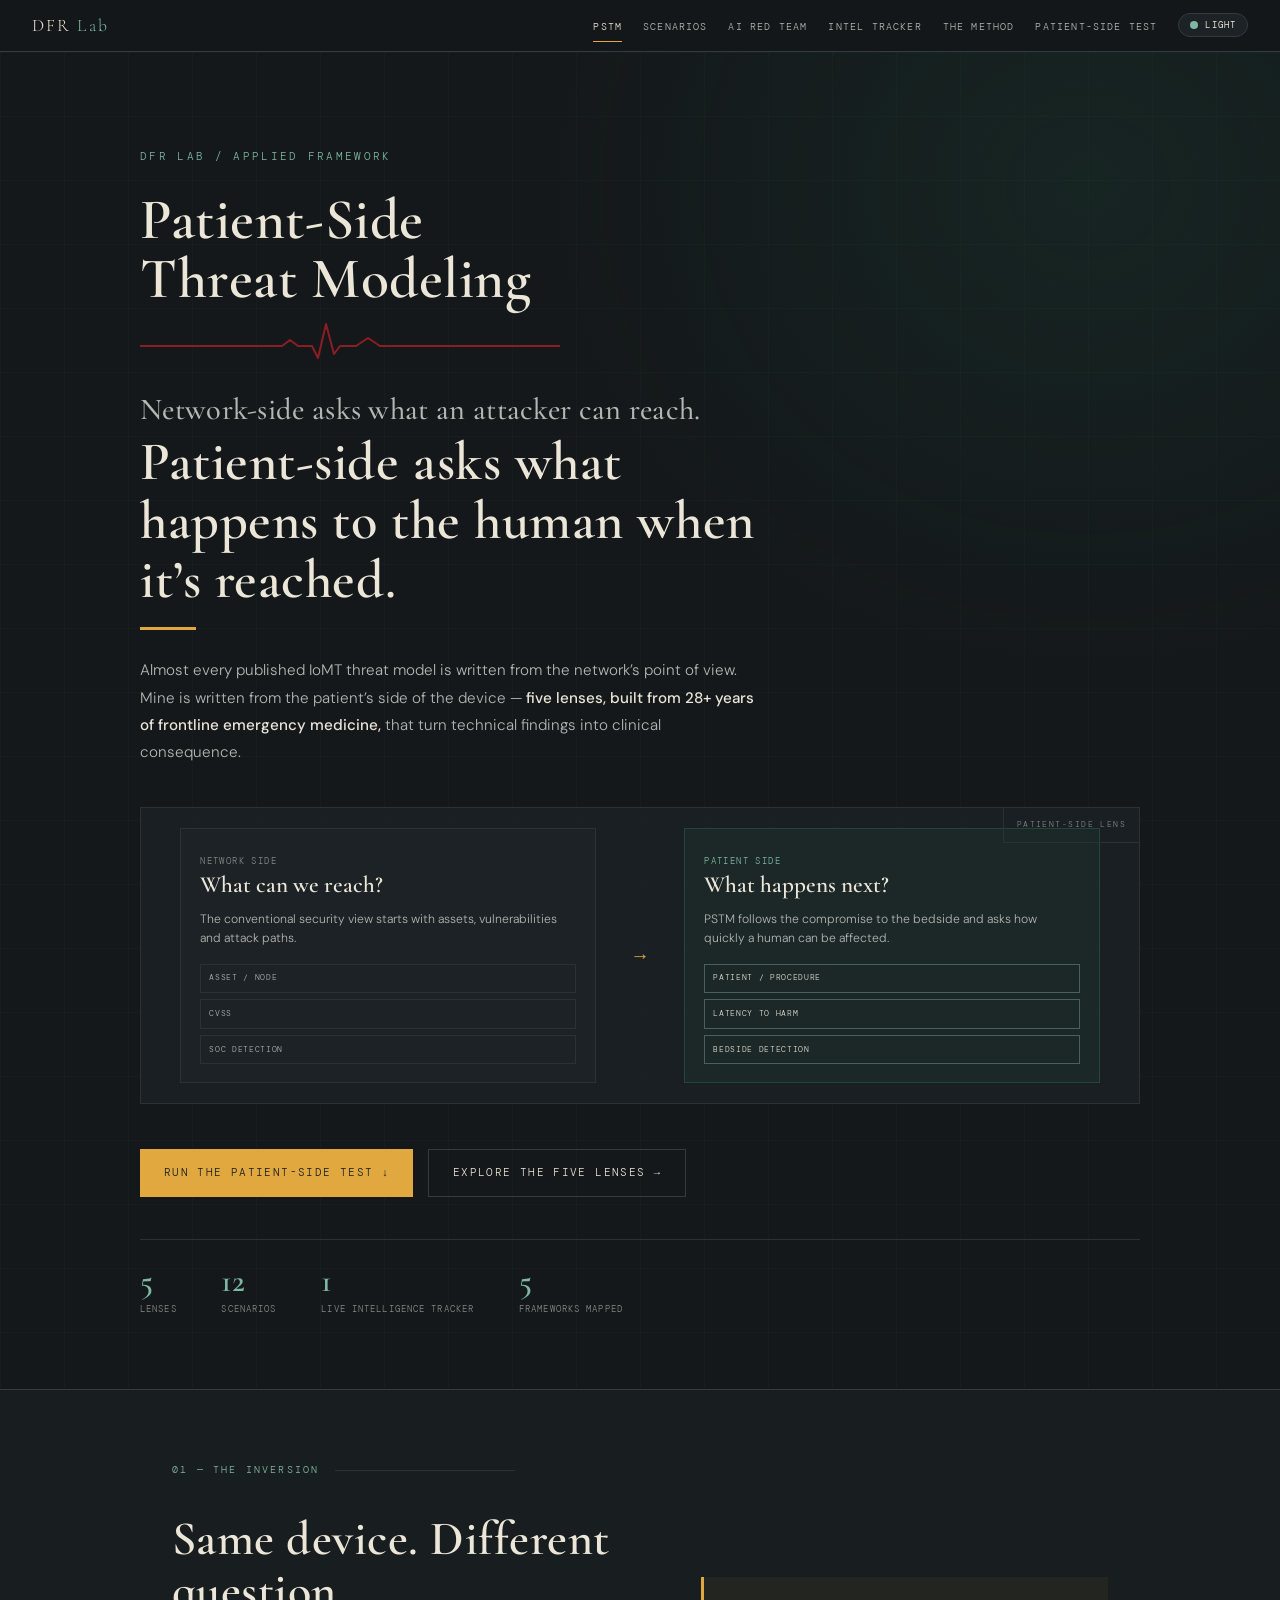
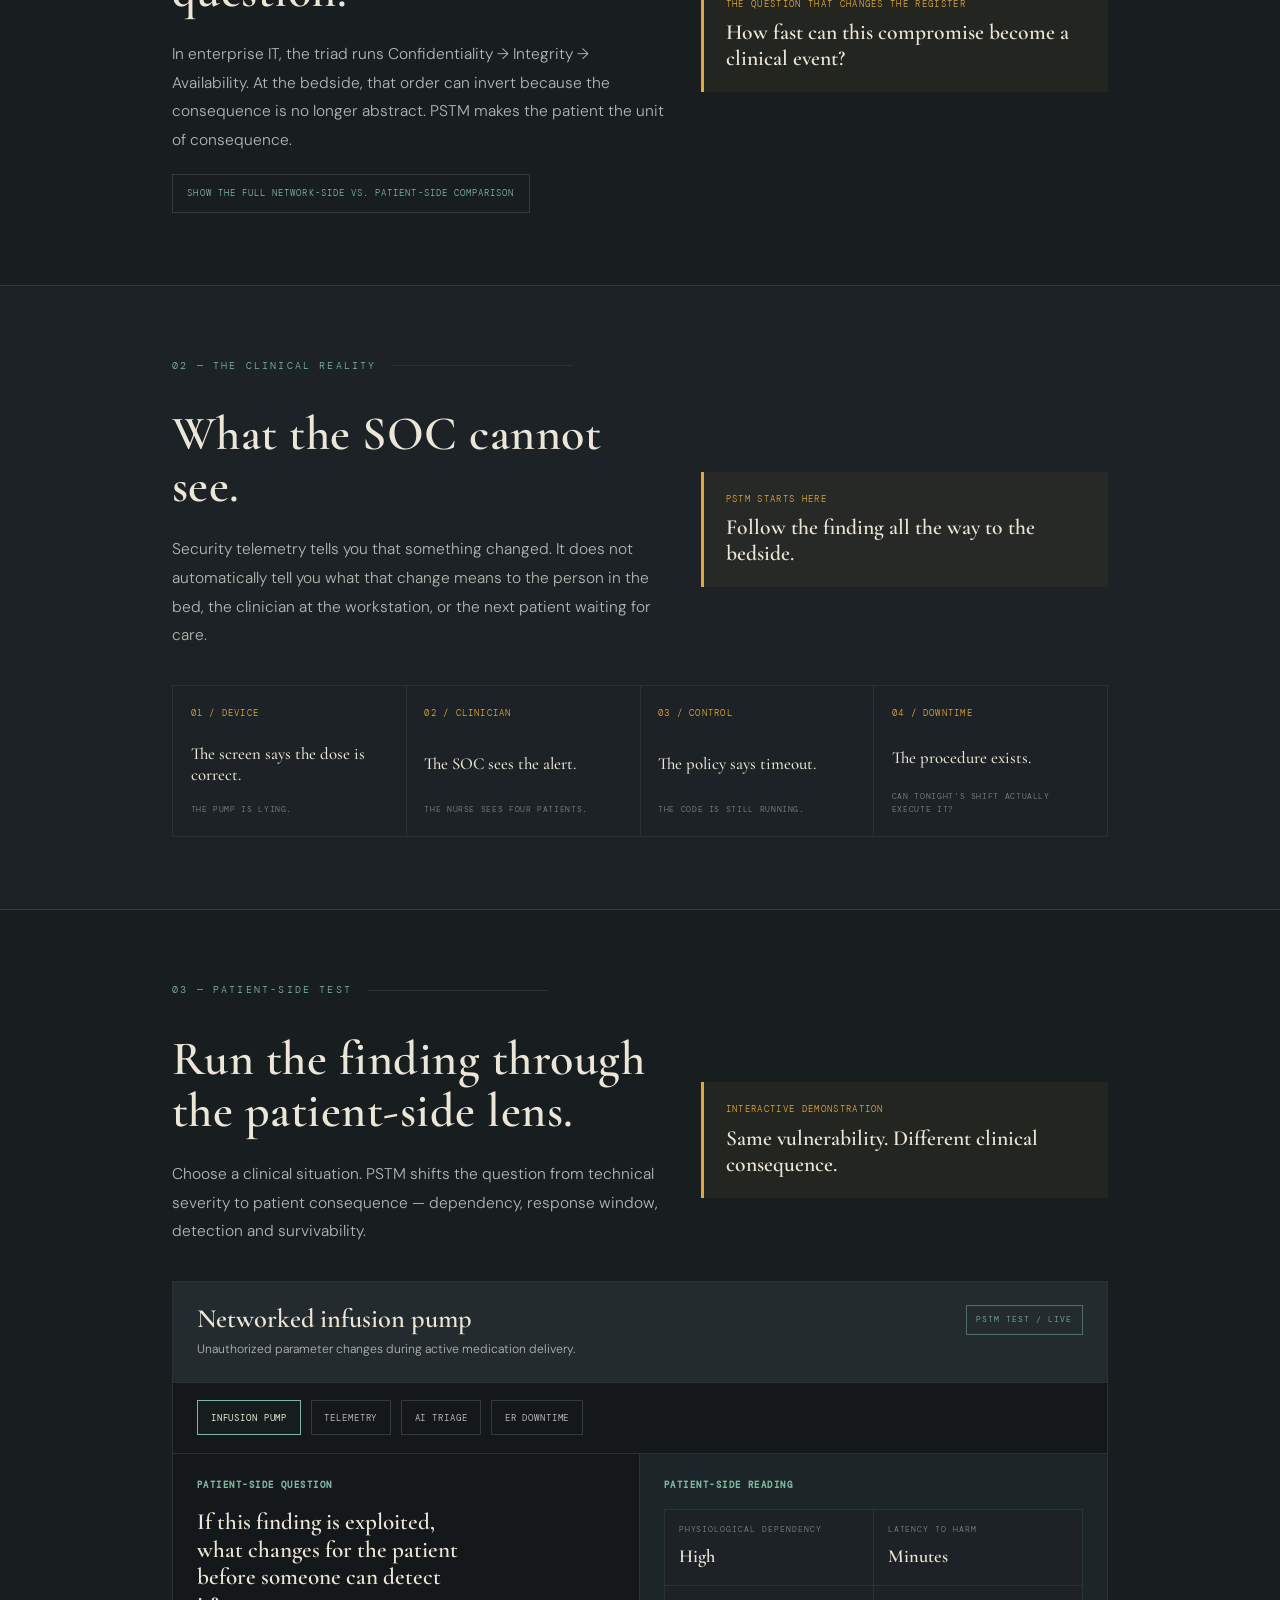
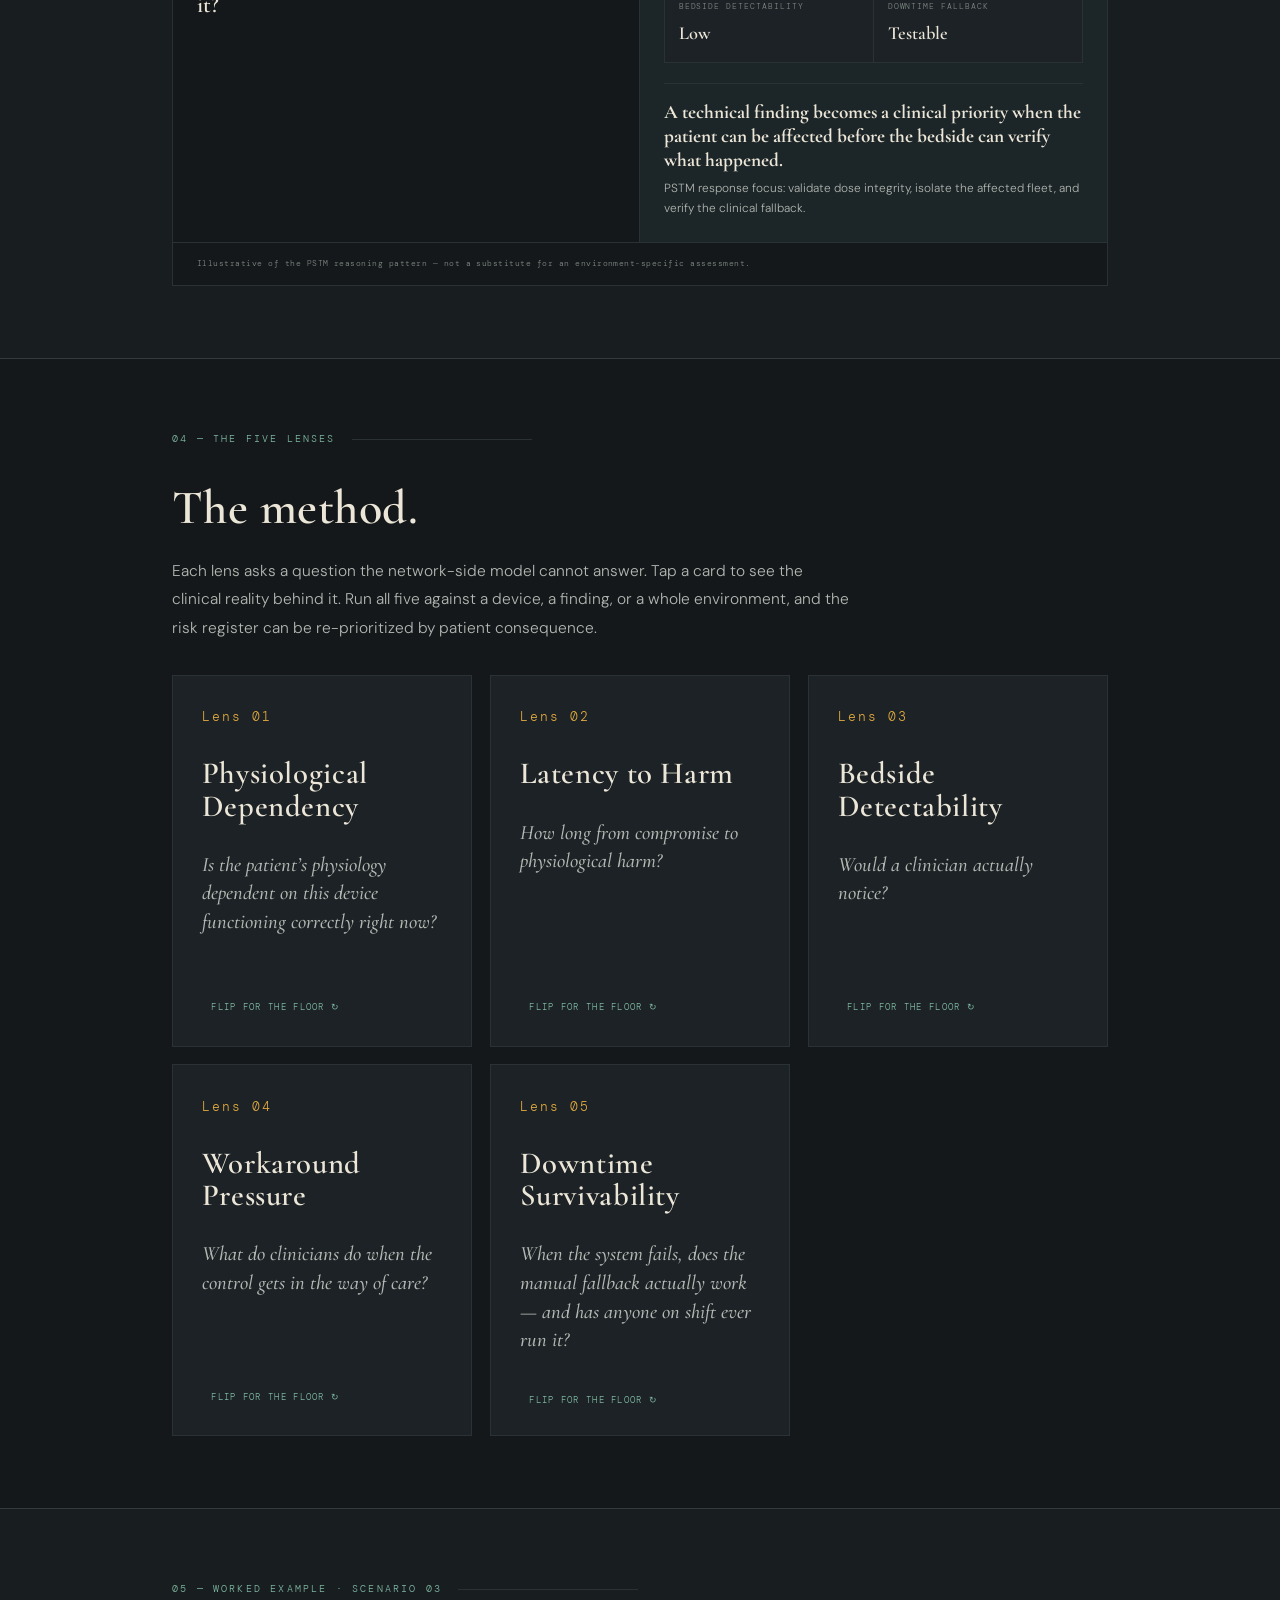
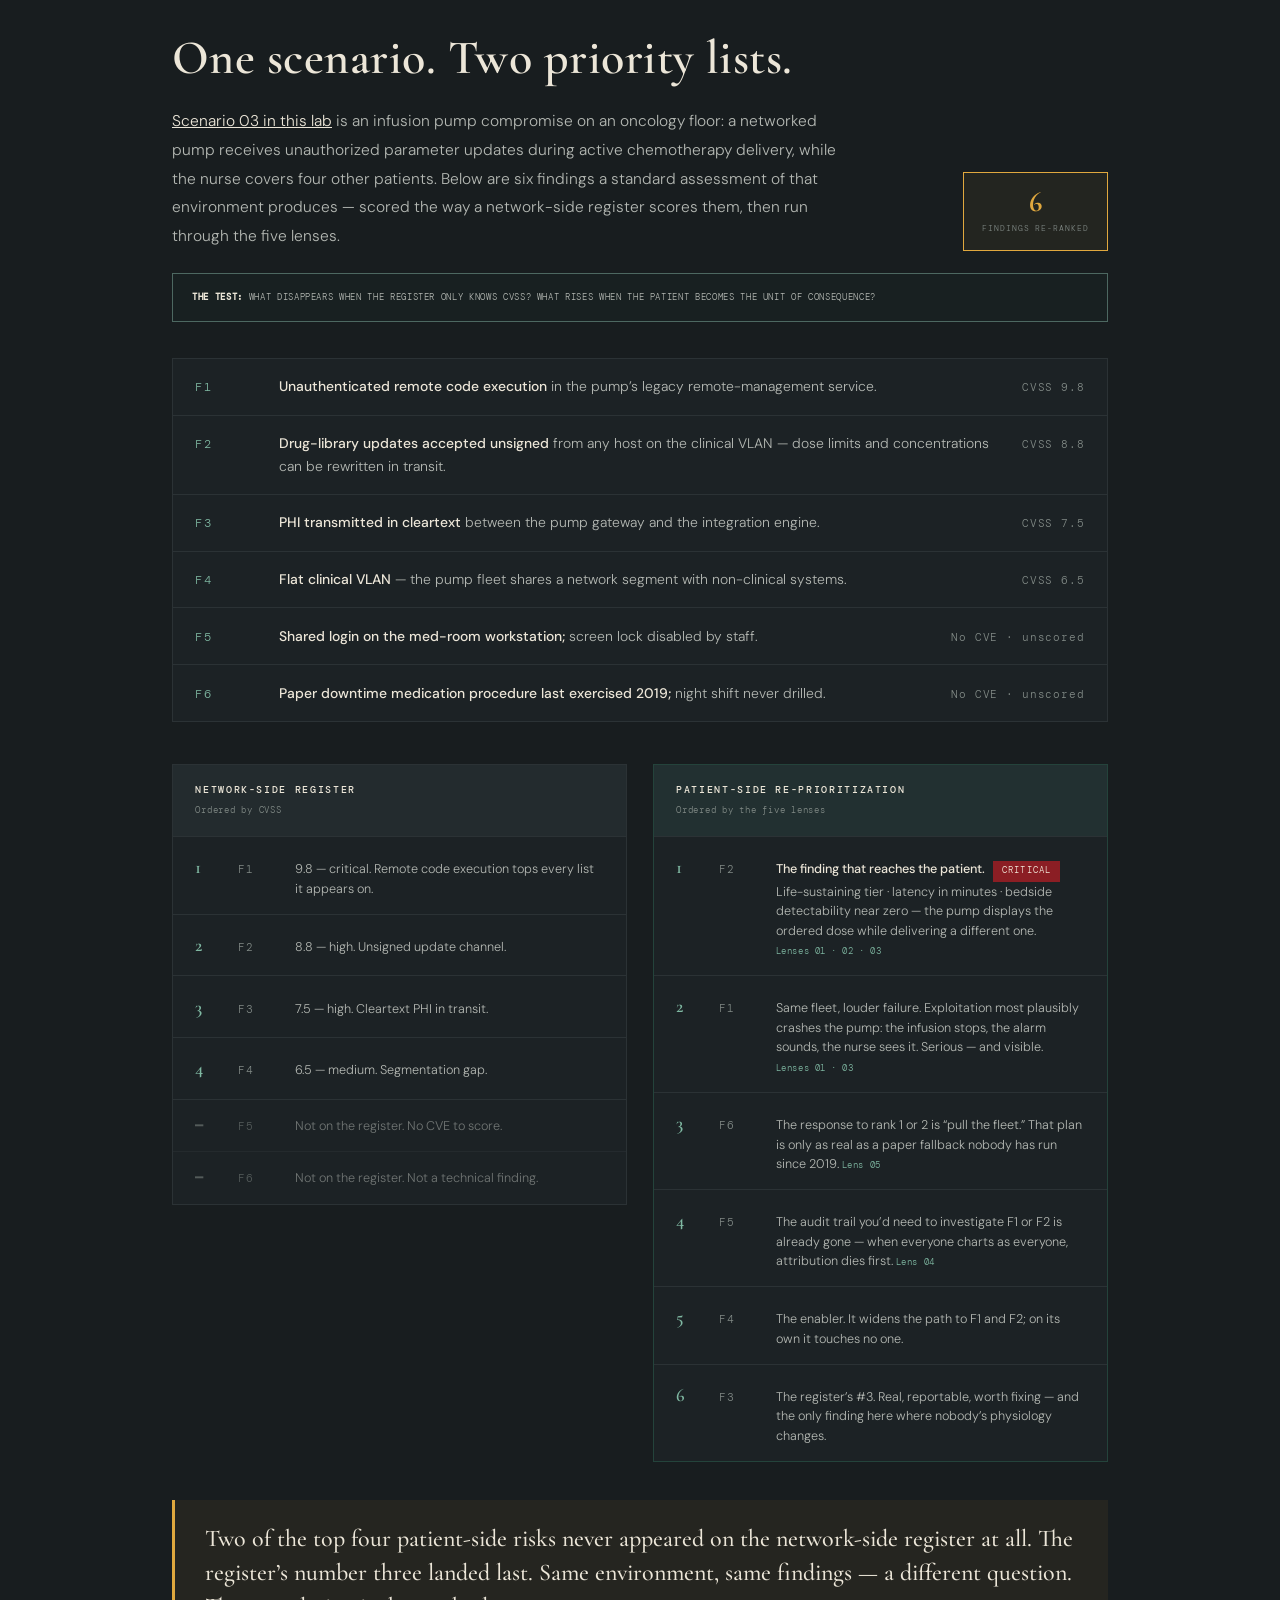
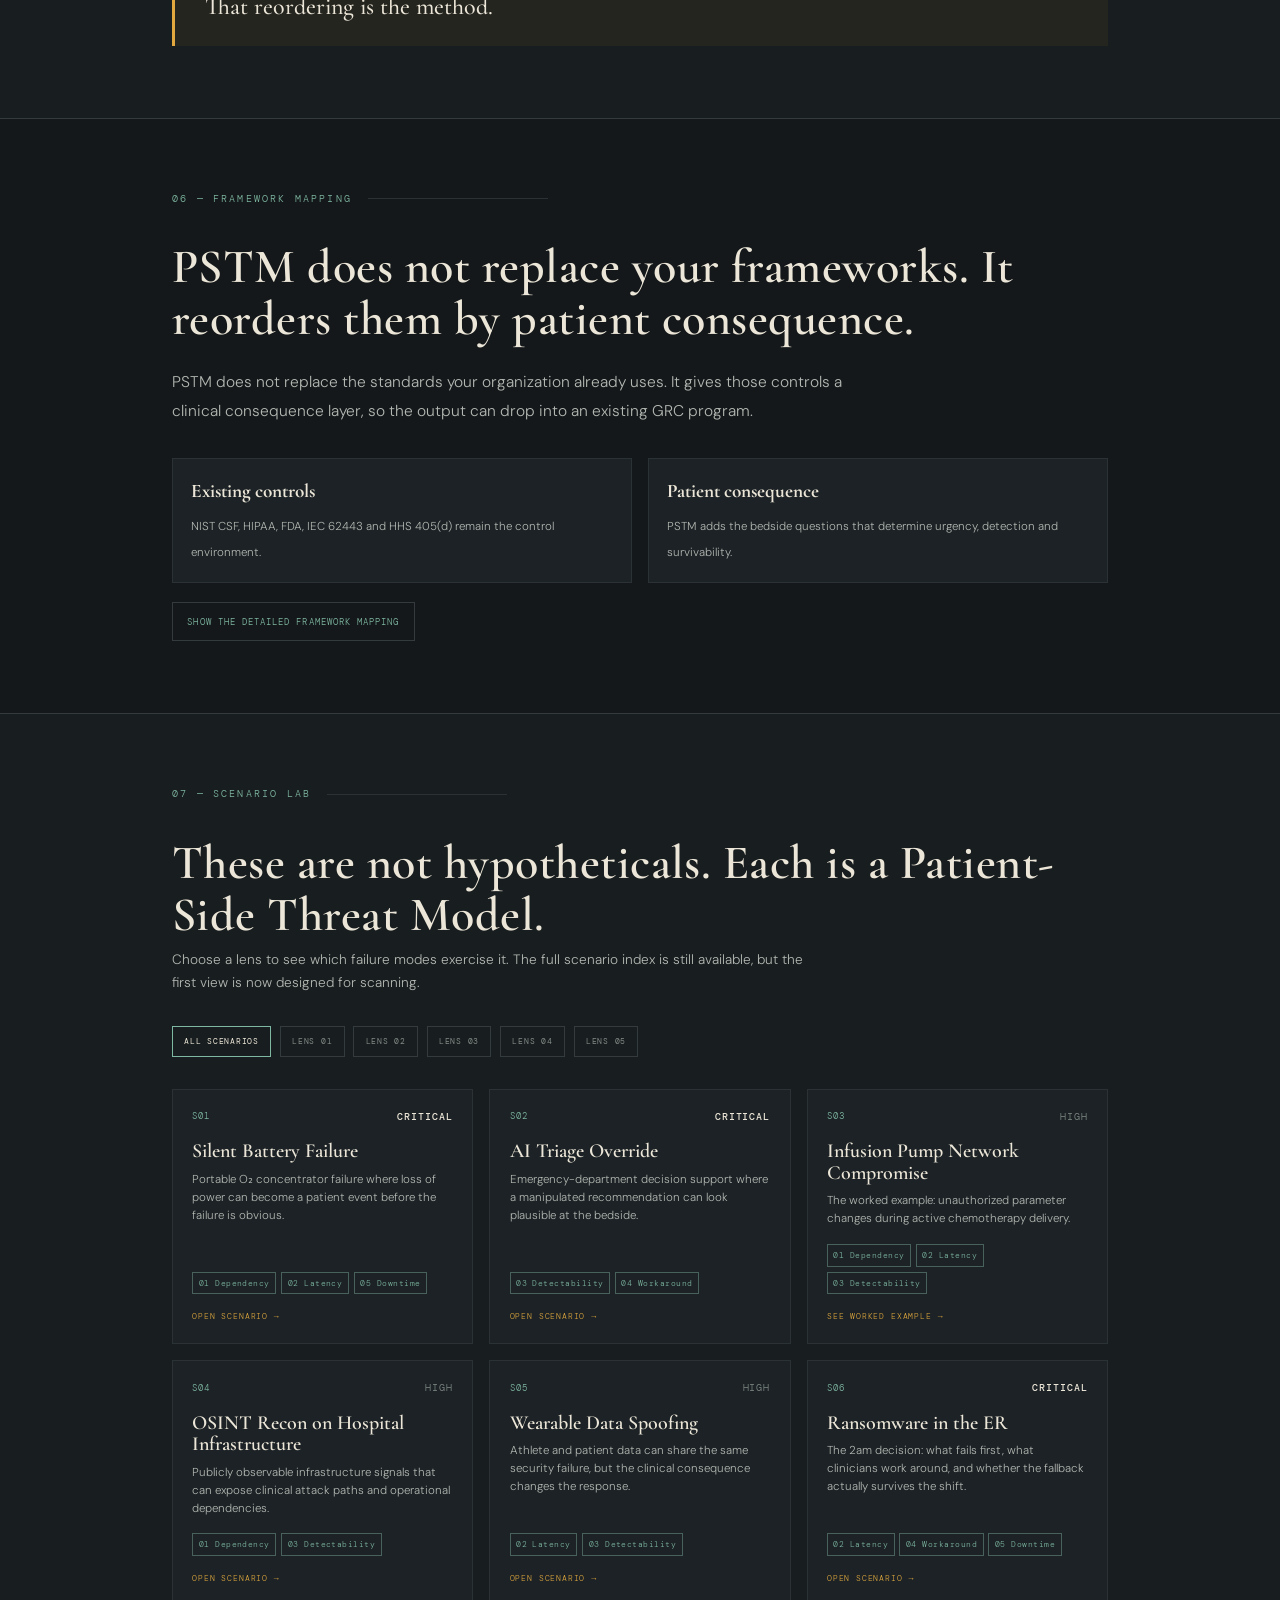
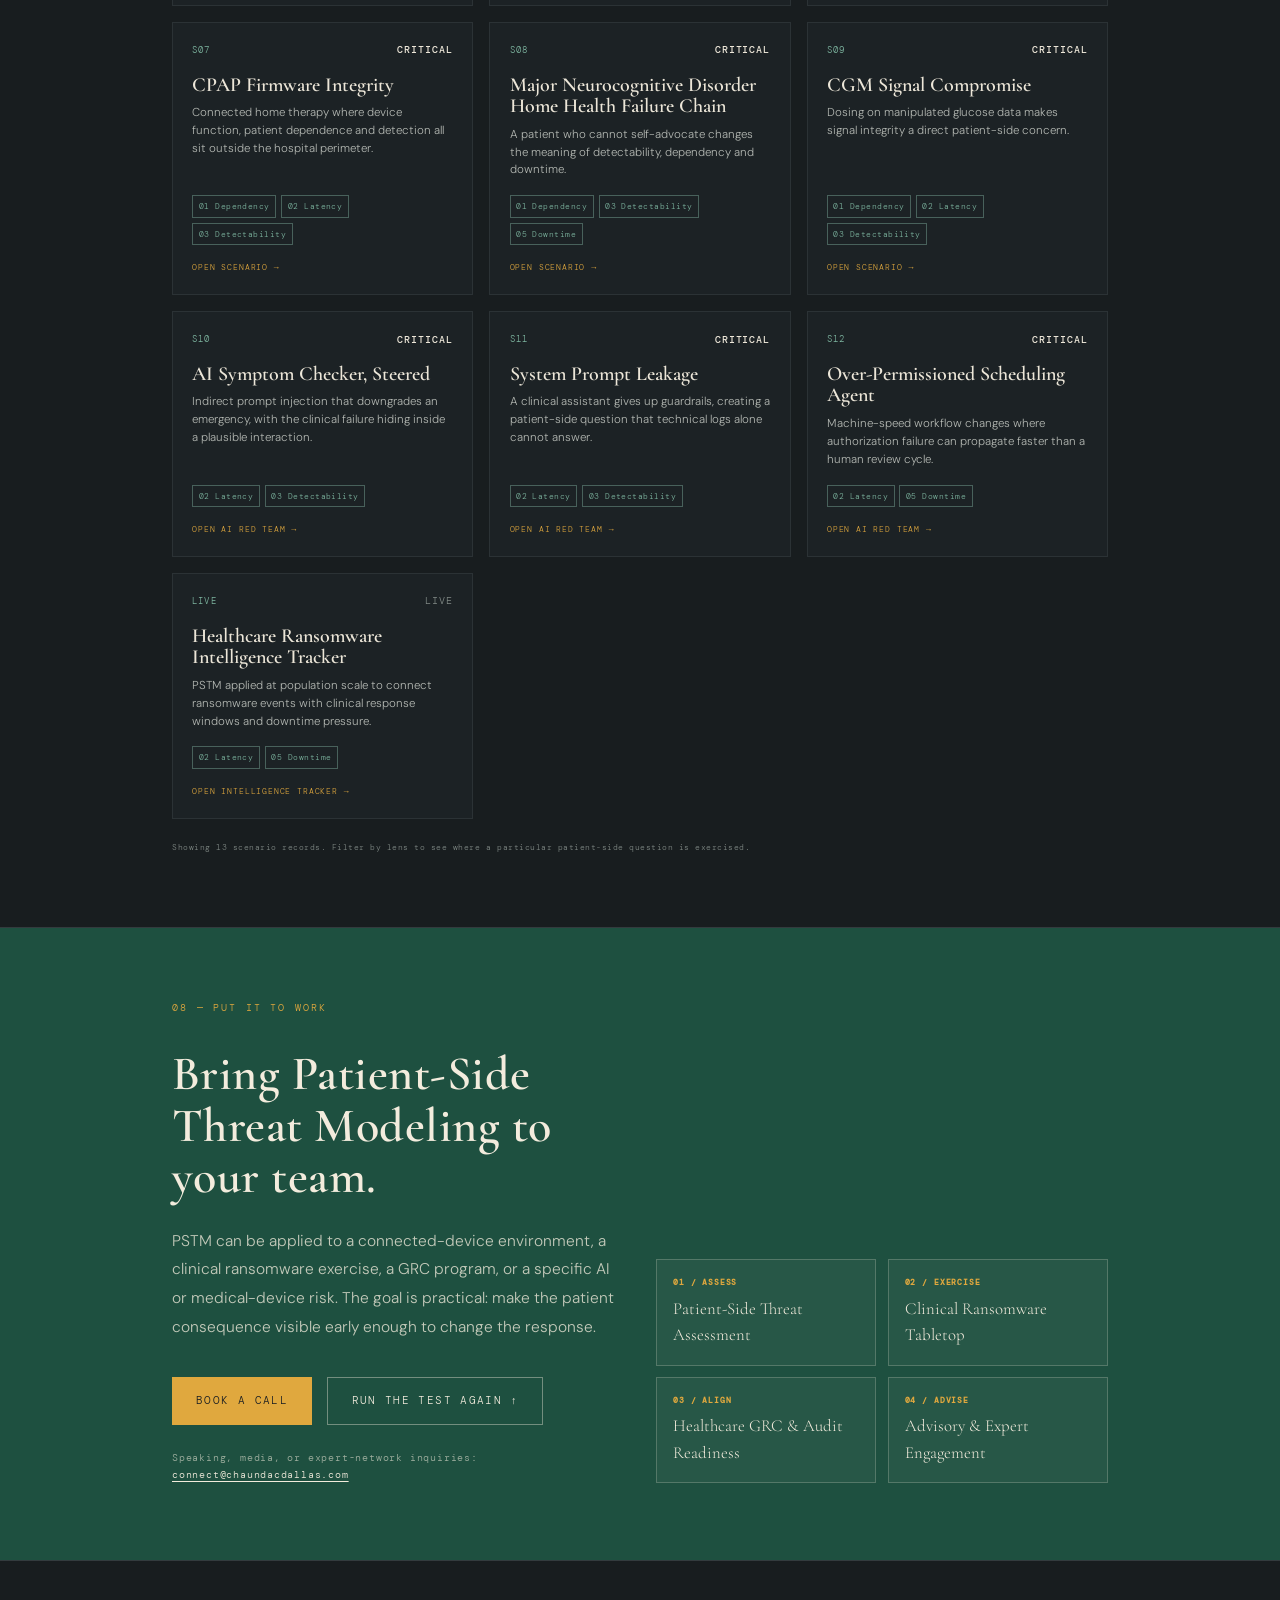
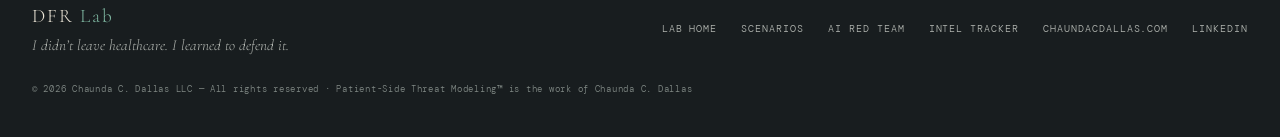
<file: pstm.html>
<!DOCTYPE html>
<html lang="en" data-theme="dark">
<head>
  <meta charset="UTF-8" />
  <meta name="viewport" content="width=device-width, initial-scale=1.0" />
  <title>Patient-Side Threat Modeling — Applied | DFR Lab</title>
  <meta name="description" content="Patient-Side Threat Modeling (PSTM): a five-lens IoMT threat modeling method written from the patient's side of the device. By Chaunda C. Dallas, MSIT. Applied across the Digital First Responder Lab.">
  <meta property="og:title" content="Patient-Side Threat Modeling — Applied">
  <meta property="og:description" content="Every IoMT threat model is written from the network's point of view. Mine is written from the patient's side of the device. Five lenses, a worked example, an interactive patient-side test, and framework mapping.">
  <meta property="og:image" content="https://lab.chaundacdallas.com/assets/pstm-og.png">
  <meta property="og:image:alt" content="Network-side vs. patient-side threat modeling — a comparison table">
  <meta property="og:url" content="https://lab.chaundacdallas.com/pstm">
  <meta property="og:type" content="article">
  <meta property="og:site_name" content="Digital First Responder Lab">
  <meta name="twitter:card" content="summary_large_image">
  <meta name="twitter:image" content="https://lab.chaundacdallas.com/assets/pstm-og.png">
  <link rel="preconnect" href="https://fonts.googleapis.com">
  <link rel="preconnect" href="https://fonts.gstatic.com" crossorigin>
  <link href="https://fonts.googleapis.com/css2?family=Cormorant+Garamond:ital,wght@0,400;0,600;0,700;1,500&family=DM+Sans:wght@300;400;500;700&family=DM+Mono:wght@400;500&display=swap" rel="stylesheet">
  <link rel="stylesheet" href="styles.css" />
  <style>
    *,*::before,*::after{box-sizing:border-box;margin:0;padding:0;}
    html{scroll-behavior:smooth;}

    /* ---- Locked palette, baked in so the page is self-true (preview + live) ----
       Green #1E5040 · Amber #E0A83E · Crimson #8B1E24 (pulse only) · Cream #F3ECDD · Slate #3D4142
       Text accents (--acc, --amber-text) are tuned to clear WCAG AA on their ground. */
    :root{
      --bg:#14181A; --bg-2:#181D1F; --surface:#1C2225; --surface-2:#232B2E;
      --text:#ECE6D8; --dim:#B4B8B3; --faint:#828B87;
      --line:#2B3235; --border:#333B3E;
      --green:#1E5040; --amber:#E0A83E; --crimson:#8B1E24;
      --display:'Cormorant Garamond',Georgia,'Times New Roman',serif;
      --sans:'DM Sans',system-ui,-apple-system,sans-serif;
      --mono:'DM Mono',ui-monospace,'SFMono-Regular',monospace;
      --acc:#7FB8A2; --amber-text:#E0A83E; --btn-ink:#171C22;
    }
    [data-theme="light"]{
      --bg:#F3ECDD; --bg-2:#ECE3CF; --surface:#FAF5EA; --surface-2:#F0E7D4;
      --text:#3D4142; --dim:#565B5B; --faint:#63686A;
      --line:#DDD3BF; --border:#D3C9B3;
      --acc:#1E5040; --amber-text:#6E4E0A;
    }

    body{background:var(--bg);color:var(--text);font-family:var(--sans);font-weight:300;line-height:1.65;overflow-x:hidden;transition:background .25s,color .25s;}
    a{color:inherit;}
    ::selection{background:var(--green);color:#F4F4F1;}
    :focus-visible{outline:2px solid var(--acc);outline-offset:3px;}
    @media (prefers-reduced-motion: reduce){html{scroll-behavior:auto;}}

    .skip-link{position:absolute;left:-9999px;top:0;background:var(--green);color:#F4F4F1;padding:.6rem 1rem;z-index:300;font-family:var(--mono);font-size:.7rem;}
    .skip-link:focus{left:0;}

    nav{position:sticky;top:0;z-index:100;background:color-mix(in srgb,var(--bg) 92%,transparent);backdrop-filter:blur(16px);border-bottom:1px solid var(--border);padding:0 2rem;display:flex;align-items:center;justify-content:space-between;gap:1rem;min-height:52px;flex-wrap:wrap;}
    .nav-brand{font-family:var(--display);font-size:1.1rem;letter-spacing:0.12em;text-decoration:none;padding:.6rem 0;}
    .nav-brand span{color:var(--acc);}
    .nav-links{display:flex;gap:1.3rem;list-style:none;align-items:center;flex-wrap:wrap;}
    .nav-links a{font-family:var(--mono);font-size:0.62rem;color:var(--dim);text-decoration:none;letter-spacing:0.12em;text-transform:uppercase;transition:color 0.2s;padding:.5rem 0;}
    .nav-links a:hover{color:var(--acc);}
    .nav-links a[aria-current="page"]{color:var(--text);border-bottom:1px solid var(--amber);}
    .theme-toggle{display:flex;align-items:center;gap:7px;background:var(--surface);border:1px solid var(--border);color:var(--text);border-radius:999px;padding:5px 11px;font-family:var(--mono);font-size:0.58rem;letter-spacing:0.12em;cursor:pointer;text-transform:uppercase;}
    .theme-toggle:hover{border-color:var(--acc);}
    .theme-toggle .dot{width:8px;height:8px;border-radius:50%;background:var(--acc);}

    header{position:relative;padding:6rem 2rem 4.5rem;border-bottom:1px solid var(--border);overflow:hidden;}
    .hero-bg{position:absolute;inset:0;background:radial-gradient(ellipse 70% 60% at 85% 10%,color-mix(in srgb,var(--green) 22%,transparent) 0%,transparent 60%),var(--bg);}
    .hero-grid-lines{position:absolute;inset:0;background-image:linear-gradient(color-mix(in srgb,var(--green) 10%,transparent) 1px,transparent 1px),linear-gradient(90deg,color-mix(in srgb,var(--green) 10%,transparent) 1px,transparent 1px);background-size:64px 64px;}
    .hero-inner{position:relative;z-index:1;max-width:1000px;margin:0 auto;}
    .eyebrow{font-family:var(--mono);font-size:0.66rem;letter-spacing:0.22em;color:var(--acc);text-transform:uppercase;margin-bottom:1.6rem;}
    h1{font-family:var(--display);font-weight:600;font-size:clamp(2.2rem,5.5vw,3.6rem);line-height:1.02;letter-spacing:0.01em;margin-bottom:0.7rem;max-width:16ch;}
    .ecg{display:block;width:min(420px,80%);height:44px;margin:.2rem 0 1.9rem;}

    /* 7-second hero — the contrast is the payload */
    .hero-contrast{max-width:640px;margin-bottom:1.7rem;}
    .hc-line{font-family:var(--display);letter-spacing:0.01em;line-height:1.08;}
    .hc-net{font-size:clamp(1.2rem,3vw,1.9rem);font-weight:500;color:var(--dim);}
    .hc-pat{font-size:clamp(2rem,5.4vw,3.4rem);font-weight:600;color:var(--text);margin-top:0.4rem;}
    .hc-pat::after{content:'';display:block;width:3.5rem;height:3px;background:var(--amber);margin-top:1.1rem;}
    .hero-lead-line{font-size:0.95rem;color:var(--dim);max-width:62ch;line-height:1.8;margin-bottom:2.2rem;}
    .hero-lead-line strong{color:var(--text);font-weight:500;}

    .hero-ctas{display:flex;gap:0.9rem;flex-wrap:wrap;margin-bottom:2.6rem;}
    .btn{display:inline-flex;align-items:center;gap:.55rem;font-family:var(--mono);font-size:0.66rem;letter-spacing:0.13em;text-transform:uppercase;text-decoration:none;padding:0.9rem 1.5rem;transition:opacity .2s,border-color .2s;}
    .btn-amber{background:var(--amber);color:var(--btn-ink);}
    .btn-amber:hover{opacity:.88;}
    .btn-ghost{border:1px solid var(--border);color:var(--text);}
    .btn-ghost:hover{border-color:var(--acc);}
    .hero-stats{display:flex;gap:2.8rem;flex-wrap:wrap;border-top:1px solid var(--line);padding-top:1.6rem;}
    .hstat-num{font-family:var(--display);font-size:2rem;font-weight:600;color:var(--acc);line-height:1;}
    .hstat-lbl{font-family:var(--mono);font-size:0.58rem;color:var(--faint);letter-spacing:0.12em;text-transform:uppercase;margin-top:0.3rem;}

    section{border-bottom:1px solid var(--border);}
    .container{max-width:1000px;margin:0 auto;padding:4.5rem 2rem;}
    .alt{background:var(--bg-2);}
    .eyebrow-section{font-family:var(--mono);font-size:0.62rem;letter-spacing:0.22em;color:var(--acc);text-transform:uppercase;margin-bottom:2.2rem;display:flex;align-items:center;gap:1rem;}
    .eyebrow-section::after{content:'';flex:1;height:1px;background:var(--line);max-width:180px;}
    h2{font-family:var(--display);font-weight:600;font-size:clamp(1.9rem,4.5vw,3rem);line-height:1.08;letter-spacing:0.01em;margin-bottom:1.4rem;}
    .lead{font-size:0.97rem;color:var(--dim);line-height:1.85;max-width:680px;}
    .lead + .lead{margin-top:1.1rem;}
    .lead strong{color:var(--text);font-weight:500;}

    .tbl-wrap{overflow-x:auto;margin-top:2.4rem;border:1px solid var(--line);}
    table{border-collapse:collapse;width:100%;min-width:600px;background:var(--surface);}
    caption{text-align:left;font-family:var(--mono);font-size:0.6rem;letter-spacing:0.16em;text-transform:uppercase;color:var(--faint);padding:0.9rem 1.2rem;background:var(--surface-2);border-bottom:1px solid var(--line);}
    th,td{padding:0.95rem 1.2rem;text-align:left;border-bottom:1px solid var(--line);vertical-align:top;font-size:0.85rem;line-height:1.55;}
    tr:last-child th,tr:last-child td{border-bottom:none;}
    thead th{font-family:var(--mono);font-size:0.6rem;letter-spacing:0.14em;text-transform:uppercase;color:var(--acc);background:var(--surface-2);border-bottom:1px solid var(--line);}
    tbody th[scope="row"]{font-family:var(--mono);font-size:0.66rem;letter-spacing:0.1em;text-transform:uppercase;color:var(--faint);font-weight:400;white-space:nowrap;}
    td{color:var(--dim);}
    td strong{color:var(--text);font-weight:500;}
    .col-patient{background:color-mix(in srgb,var(--green) 6%,transparent);}

    /* ---- The five lenses — flip cards ---- */
    .lens-deck{display:grid;grid-template-columns:repeat(auto-fit,minmax(300px,1fr));gap:1.1rem;margin-top:2rem;}
    .flip{perspective:1600px;}
    .flip-inner{position:relative;width:100%;min-height:372px;transition:transform .55s cubic-bezier(.4,.12,.2,1);transform-style:preserve-3d;}
    .flip.is-flipped .flip-inner{transform:rotateY(180deg);}
    @media (prefers-reduced-motion: reduce){.flip-inner{transition:none;}}
    .flip-face{position:absolute;inset:0;-webkit-backface-visibility:hidden;backface-visibility:hidden;border:1px solid var(--line);background:var(--surface);display:flex;flex-direction:column;text-align:left;}

    button.flip-front{cursor:pointer;font:inherit;color:inherit;width:100%;padding:1.9rem 1.8rem;gap:0.9rem;transition:border-color .2s;}
    button.flip-front:hover{border-color:color-mix(in srgb,var(--acc) 55%,var(--line));}
    .flip-front .lens-no{font-family:var(--mono);font-size:0.82rem;color:var(--amber-text);letter-spacing:0.16em;}
    .flip-front h3{font-family:var(--display);font-weight:600;font-size:clamp(1.5rem,2.4vw,2rem);letter-spacing:0.02em;margin:1rem 0 0.85rem;line-height:1.05;}
    .flip-front .lens-q{font-family:var(--display);font-style:italic;font-weight:500;font-size:clamp(1.05rem,1.9vw,1.28rem);line-height:1.4;color:var(--dim);}
    .flip-cue{margin-top:auto;font-family:var(--mono);font-size:0.58rem;letter-spacing:0.14em;text-transform:uppercase;color:var(--acc);display:flex;align-items:center;gap:.6rem;padding-top:1.5rem;}
    .flip-cue::before{content:'';flex:1;height:1px;background:var(--line);max-width:64px;}

    .flip-back{transform:rotateY(180deg);overflow-y:auto;padding:1.6rem 1.8rem;}
    .flip-back .back-no{font-family:var(--mono);font-size:0.6rem;letter-spacing:0.16em;color:var(--amber-text);text-transform:uppercase;}
    .flip-back h4{font-family:var(--mono);font-size:0.57rem;letter-spacing:0.18em;color:var(--acc);text-transform:uppercase;margin:0.9rem 0 0.5rem;}
    .flip-back p{font-size:0.84rem;color:var(--dim);line-height:1.7;}
    .flip-back .verdict{margin-top:1rem;border-top:1px solid var(--line);padding-top:0.9rem;font-size:0.85rem;color:var(--text);line-height:1.65;}
    .flip-back .verdict b{display:block;font-family:var(--mono);font-size:0.55rem;letter-spacing:0.16em;text-transform:uppercase;color:var(--acc);margin-bottom:0.35rem;font-weight:500;}
    .why{margin-top:1rem;border-top:1px solid var(--line);}
    .why summary{list-style:none;cursor:pointer;font-family:var(--mono);font-size:0.6rem;letter-spacing:0.12em;text-transform:uppercase;color:var(--acc);padding:0.85rem 0 0.15rem;display:flex;align-items:center;gap:.5rem;}
    .why summary::-webkit-details-marker{display:none;}
    .why summary::after{content:'+';font-size:0.95rem;line-height:1;margin-left:auto;transition:transform .2s;}
    .why[open] summary::after{transform:rotate(45deg);}
    @media (prefers-reduced-motion: reduce){.why summary::after{transition:none;}}
    .why[open] summary{color:var(--text);}
    .why-body{padding-top:0.5rem;}
    .flip-back-btn{margin-top:1.4rem;background:transparent;border:1px solid var(--border);color:var(--text);font-family:var(--mono);font-size:0.56rem;letter-spacing:0.14em;text-transform:uppercase;padding:.55rem .9rem;cursor:pointer;transition:border-color .2s;}
    .flip-back-btn:hover{border-color:var(--acc);}

    .tier-row{display:flex;flex-direction:column;gap:0.5rem;margin-top:0.8rem;}
    .tier{font-family:var(--mono);font-size:0.6rem;letter-spacing:0.08em;border:1px solid var(--line);padding:0.4rem 0.7rem;color:var(--dim);}
    .tier b{display:block;color:var(--text);font-weight:500;letter-spacing:0.12em;text-transform:uppercase;font-size:0.56rem;margin-bottom:0.2rem;}
    .lat-grid{display:grid;grid-template-columns:1fr;gap:1px;background:var(--line);border:1px solid var(--line);margin-top:0.8rem;}
    .lat{background:var(--surface-2);padding:0.7rem 0.85rem;}
    .lat b{font-family:var(--mono);font-size:0.6rem;letter-spacing:0.14em;text-transform:uppercase;color:var(--text);font-weight:500;display:block;margin-bottom:0.25rem;}
    .lat span{font-size:0.74rem;color:var(--dim);line-height:1.5;display:block;}

    /* Worked example */
    .finding{display:grid;grid-template-columns:64px 1fr auto;gap:1.2rem;padding:1.05rem 1.4rem;border:1px solid var(--line);border-top:none;background:var(--surface);align-items:baseline;}
    .findings > .finding:first-of-type{border-top:1px solid var(--line);margin-top:2.2rem;}
    .f-id{font-family:var(--mono);font-size:0.72rem;color:var(--acc);letter-spacing:0.1em;}
    .f-text{font-size:0.87rem;color:var(--dim);line-height:1.6;}
    .f-text strong{color:var(--text);font-weight:500;}
    .f-cvss{font-family:var(--mono);font-size:0.66rem;color:var(--faint);letter-spacing:0.08em;white-space:nowrap;}
    .reorder{display:grid;grid-template-columns:1fr 1fr;gap:1.6rem;margin-top:2.6rem;align-items:start;}
    .rcol{border:1px solid var(--line);background:var(--surface);}
    .rcol-patient{border-color:color-mix(in srgb,var(--green) 55%,var(--line));}
    .rcol-head{padding:1.1rem 1.4rem;border-bottom:1px solid var(--line);background:var(--surface-2);}
    .rcol-patient .rcol-head{background:color-mix(in srgb,var(--green) 14%,var(--surface-2));}
    .rcol-head h4{font-family:var(--mono);font-size:0.64rem;letter-spacing:0.16em;text-transform:uppercase;color:var(--text);font-weight:500;}
    .rcol-head p{font-family:var(--mono);font-size:0.58rem;color:var(--faint);letter-spacing:0.08em;margin-top:0.25rem;}
    .rrow{display:grid;grid-template-columns:30px 44px 1fr;gap:0.8rem;padding:0.95rem 1.4rem;border-bottom:1px solid var(--line);align-items:baseline;}
    .rrow:last-child{border-bottom:none;}
    .rrow-rank{font-family:var(--display);font-size:1.15rem;font-weight:600;color:var(--acc);}
    .rrow-id{font-family:var(--mono);font-size:0.66rem;color:var(--faint);letter-spacing:0.08em;}
    .rrow-why{font-size:0.79rem;color:var(--dim);line-height:1.55;}
    .rrow-why strong{color:var(--text);font-weight:500;}
    .rrow-absent{opacity:0.55;}
    .rrow-absent .rrow-rank{color:var(--faint);font-family:var(--mono);font-size:0.8rem;}
    .lens-ref{font-family:var(--mono);font-size:0.58rem;color:var(--acc);letter-spacing:0.06em;white-space:nowrap;}
    /* Crimson use #2 of 2: the one finding that reaches a patient fastest. */
    .tag-crit{display:inline-block;font-family:var(--mono);font-size:0.56rem;letter-spacing:0.14em;text-transform:uppercase;background:var(--crimson);color:#F3ECDD;padding:0.22rem 0.55rem;margin-left:0.5rem;}
    .punchline{margin-top:2.4rem;border-left:3px solid var(--amber);padding:1.4rem 1.9rem;background:color-mix(in srgb,var(--amber) 6%,transparent);}
    .punchline p{font-family:var(--display);font-size:clamp(1.15rem,2.3vw,1.5rem);line-height:1.4;font-weight:500;}

    /* Scenario index */
    .idx-note{font-size:0.85rem;color:var(--dim);max-width:640px;margin-top:-1rem;margin-bottom:2rem;line-height:1.7;}
    .idx-lens{display:inline-block;font-family:var(--mono);font-size:0.58rem;letter-spacing:0.06em;border:1px solid color-mix(in srgb,var(--acc) 45%,transparent);color:var(--acc);padding:0.18rem 0.45rem;margin:0.12rem 0.18rem 0.12rem 0;white-space:nowrap;}
    .idx-link{font-family:var(--mono);font-size:0.6rem;letter-spacing:0.1em;text-transform:uppercase;color:var(--amber-text);text-decoration:none;white-space:nowrap;}
    .idx-link:hover{text-decoration:underline;}
    .sev-txt{font-family:var(--mono);font-size:0.62rem;letter-spacing:0.1em;text-transform:uppercase;color:var(--faint);white-space:nowrap;}
    .sev-txt.is-crit{color:var(--text);font-weight:500;}

    /* CTA band */
    .cta-band{background:var(--green);border-bottom:none;}
    .cta-band .container{padding:4.5rem 2rem 4.8rem;}
    .cta-band h2{color:#F3ECDD;max-width:18ch;}
    .cta-band .lead{color:color-mix(in srgb,#F3ECDD 78%,var(--green));max-width:640px;}
    .cta-band .lead strong{color:#F3ECDD;}
    .cta-eyebrow{font-family:var(--mono);font-size:0.62rem;letter-spacing:0.22em;color:var(--amber);text-transform:uppercase;margin-bottom:2rem;}
    .cta-actions{display:flex;gap:0.9rem;flex-wrap:wrap;margin-top:2.2rem;}
    .cta-band .btn-ghost{border-color:color-mix(in srgb,#F3ECDD 40%,transparent);color:#F3ECDD;}
    .cta-band .btn-ghost:hover{border-color:#F3ECDD;}
    .cta-fine{margin-top:1.6rem;font-family:var(--mono);font-size:0.62rem;letter-spacing:0.08em;color:color-mix(in srgb,#F3ECDD 62%,var(--green));}
    .cta-fine a{color:#F3ECDD;text-decoration:underline;text-underline-offset:3px;}

    footer{padding:2.5rem 2rem;display:flex;align-items:center;justify-content:space-between;flex-wrap:wrap;gap:1.5rem;border-top:1px solid var(--border);background:var(--bg-2);}
    .footer-brand{font-family:var(--display);font-size:1.2rem;letter-spacing:0.1em;}
    .footer-brand span{color:var(--acc);}
    .footer-tag{font-family:var(--display);font-style:italic;font-size:0.95rem;color:var(--dim);}
    .footer-links{display:flex;gap:1.5rem;flex-wrap:wrap;}
    .footer-links a{font-family:var(--mono);font-size:0.6rem;color:var(--dim);text-decoration:none;letter-spacing:0.1em;text-transform:uppercase;transition:color 0.2s;}
    .footer-links a:hover{color:var(--acc);}
    .footer-copy{font-family:var(--mono);font-size:0.58rem;color:var(--faint);letter-spacing:0.08em;flex-basis:100%;}

    @media (max-width:820px){
      .reorder{grid-template-columns:1fr;}
      header{padding:4.5rem 1.25rem 3.5rem;}
      .container{padding:3.5rem 1.25rem;}
      nav{padding:0 1.25rem;}
      .finding{grid-template-columns:48px 1fr;}
      .f-cvss{grid-column:2;}
      button.flip-front{padding:1.6rem 1.4rem;}
      .flip-back{padding:1.4rem;}
    }

    /* =========================================================
       PSTM REDESIGN LAYER
       Makes the methodology easier to scan, see, test and apply.
       ========================================================= */
    .hero-visual{margin:2.5rem 0 2.8rem;border:1px solid var(--line);background:color-mix(in srgb,var(--surface) 82%,transparent);padding:1.25rem;position:relative;overflow:hidden;}
    .hero-visual::before{content:'PATIENT-SIDE LENS';position:absolute;top:0;right:0;font-family:var(--mono);font-size:.5rem;letter-spacing:.18em;color:var(--faint);padding:.65rem .8rem;border-left:1px solid var(--line);border-bottom:1px solid var(--line);}
    .lens-visual{display:grid;grid-template-columns:1fr 56px 1fr;align-items:stretch;gap:1rem;max-width:920px;margin:auto;}
    .visual-side{padding:1.1rem 1.2rem;border:1px solid var(--line);background:var(--surface);}
    .visual-side.patient{border-color:color-mix(in srgb,var(--green) 65%,var(--line));background:color-mix(in srgb,var(--green) 10%,var(--surface));}
    .visual-kicker{font-family:var(--mono);font-size:.55rem;letter-spacing:.16em;text-transform:uppercase;color:var(--faint);margin-bottom:.55rem;}
    .visual-side.patient .visual-kicker{color:var(--acc);}
    .visual-side h3{font-family:var(--display);font-size:1.45rem;line-height:1.05;margin-bottom:.8rem;font-weight:600;}
    .visual-side p{font-size:.76rem;color:var(--dim);line-height:1.55;}
    .visual-stack{display:flex;flex-direction:column;gap:.42rem;margin-top:1rem;}
    .visual-chip{font-family:var(--mono);font-size:.52rem;letter-spacing:.08em;text-transform:uppercase;border:1px solid var(--line);padding:.42rem .5rem;color:var(--dim);}
    .visual-side.patient .visual-chip{border-color:color-mix(in srgb,var(--acc) 35%,var(--line));color:var(--text);}
    .visual-arrow{display:flex;align-items:center;justify-content:center;font-family:var(--mono);color:var(--amber);font-size:1.2rem;}

    .section-hook{display:grid;grid-template-columns:minmax(0,1.1fr) minmax(260px,.9fr);gap:2rem;align-items:center;}
    .hook-callout{border-left:3px solid var(--amber);padding:1.25rem 1.35rem;background:color-mix(in srgb,var(--amber) 5%,transparent);}
    .hook-callout .mono-label{font-family:var(--mono);font-size:.55rem;letter-spacing:.15em;text-transform:uppercase;color:var(--amber-text);margin-bottom:.55rem;display:block;}
    .hook-callout strong{font-family:var(--display);font-size:1.35rem;line-height:1.2;font-weight:600;display:block;}

    .floor-signals{display:grid;grid-template-columns:repeat(4,1fr);gap:1px;background:var(--line);border:1px solid var(--line);margin-top:2.2rem;}
    .floor-signal{background:var(--surface);padding:1.25rem 1.1rem;min-height:150px;display:flex;flex-direction:column;justify-content:space-between;}
    .floor-signal .signal-no{font-family:var(--mono);font-size:.55rem;color:var(--amber-text);letter-spacing:.14em;}
    .floor-signal p{font-family:var(--display);font-size:1.05rem;line-height:1.25;font-weight:500;margin-top:1rem;}
    .floor-signal small{font-family:var(--mono);font-size:.5rem;color:var(--faint);letter-spacing:.08em;text-transform:uppercase;margin-top:.8rem;}

    .lab-section{background:var(--surface);}
    .risk-lab{margin-top:2.2rem;border:1px solid var(--line);background:var(--bg);}
    .risk-lab-top{display:flex;justify-content:space-between;align-items:flex-start;gap:1.5rem;padding:1.4rem 1.5rem;border-bottom:1px solid var(--line);background:var(--surface-2);}
    .risk-lab-top h3{font-family:var(--display);font-size:1.65rem;line-height:1.1;font-weight:600;}
    .risk-lab-top p{font-size:.76rem;color:var(--dim);max-width:52ch;margin-top:.35rem;}
    .lab-status{font-family:var(--mono);font-size:.53rem;letter-spacing:.12em;text-transform:uppercase;color:var(--acc);white-space:nowrap;border:1px solid color-mix(in srgb,var(--acc) 45%,var(--line));padding:.45rem .6rem;}
    .risk-controls{display:flex;flex-wrap:wrap;gap:.6rem;padding:1.1rem 1.5rem;border-bottom:1px solid var(--line);}
    .risk-btn{font-family:var(--mono);font-size:.55rem;letter-spacing:.1em;text-transform:uppercase;background:transparent;color:var(--dim);border:1px solid var(--border);padding:.65rem .8rem;cursor:pointer;transition:.2s;}
    .risk-btn:hover,.risk-btn.active{color:var(--text);border-color:var(--acc);background:color-mix(in srgb,var(--green) 10%,transparent);}
    .risk-body{display:grid;grid-template-columns:1fr 1fr;gap:0;}
    .risk-profile{padding:1.5rem;border-right:1px solid var(--line);}
    .risk-profile h4,.risk-result h4{font-family:var(--mono);font-size:.57rem;letter-spacing:.16em;text-transform:uppercase;color:var(--acc);margin-bottom:1rem;}
    .risk-question{font-family:var(--display);font-size:1.45rem;line-height:1.2;font-weight:600;max-width:24ch;}
    .risk-answer{margin-top:0;display:grid;grid-template-columns:1fr 1fr;gap:1px;background:var(--line);border:1px solid var(--line);}
    .risk-metric{background:var(--surface);padding:.85rem;}
    .risk-metric span{display:block;font-family:var(--mono);font-size:.5rem;letter-spacing:.12em;text-transform:uppercase;color:var(--faint);margin-bottom:.3rem;}
    .risk-metric strong{font-family:var(--display);font-size:1.15rem;font-weight:600;}
    .risk-result{padding:1.5rem;background:color-mix(in srgb,var(--green) 6%,var(--surface));}
    .risk-verdict{margin-top:1.25rem;border-top:1px solid var(--line);padding-top:1rem;}
    .risk-verdict strong{font-family:var(--display);font-size:1.2rem;line-height:1.25;display:block;}
    .risk-verdict p{font-size:.74rem;color:var(--dim);margin-top:.45rem;}
    .risk-lab-note{padding:.9rem 1.5rem;border-top:1px solid var(--line);font-family:var(--mono);font-size:.5rem;letter-spacing:.06em;color:var(--faint);}

    .worked-intro{display:grid;grid-template-columns:1fr auto;gap:2rem;align-items:end;}
    .worked-badge{border:1px solid var(--amber);padding:.9rem 1rem;text-align:center;min-width:145px;background:color-mix(in srgb,var(--amber) 5%,transparent);}
    .worked-badge strong{display:block;font-family:var(--display);font-size:1.8rem;line-height:1;color:var(--amber-text);}
    .worked-badge span{font-family:var(--mono);font-size:.5rem;letter-spacing:.12em;text-transform:uppercase;color:var(--faint);display:block;margin-top:.35rem;}
    .reorder-callout{margin-top:1.4rem;padding:1rem 1.2rem;border:1px solid color-mix(in srgb,var(--acc) 40%,var(--line));background:color-mix(in srgb,var(--green) 7%,transparent);font-family:var(--mono);font-size:.58rem;letter-spacing:.07em;color:var(--dim);text-transform:uppercase;}
    .reorder-callout strong{color:var(--text);}

    .scenario-grid{display:grid;grid-template-columns:repeat(3,1fr);gap:1rem;margin-top:2rem;}
    .scenario-card{border:1px solid var(--line);background:var(--surface);padding:1.2rem;display:flex;flex-direction:column;min-height:220px;transition:border-color .2s,transform .2s;}
    .scenario-card:hover{border-color:color-mix(in srgb,var(--acc) 60%,var(--line));transform:translateY(-2px);}
    .scenario-meta{display:flex;justify-content:space-between;gap:.6rem;align-items:center;}
    .scenario-id{font-family:var(--mono);font-size:.58rem;color:var(--acc);letter-spacing:.12em;}
    .scenario-card h3{font-family:var(--display);font-size:1.25rem;line-height:1.08;font-weight:600;margin:1rem 0 .5rem;}
    .scenario-card p{font-size:.72rem;color:var(--dim);line-height:1.55;}
    .scenario-tags{display:flex;flex-wrap:wrap;gap:.3rem;margin-top:auto;padding-top:1rem;}
    .scenario-tag{font-family:var(--mono);font-size:.48rem;letter-spacing:.06em;color:var(--acc);border:1px solid color-mix(in srgb,var(--acc) 35%,var(--line));padding:.25rem .35rem;}
    .scenario-open{font-family:var(--mono);font-size:.52rem;letter-spacing:.1em;text-transform:uppercase;color:var(--amber-text);text-decoration:none;margin-top:1rem;}
    .scenario-open:hover{text-decoration:underline;}
    .scenario-filter{display:flex;flex-wrap:wrap;gap:.55rem;margin-top:1.5rem;}
    .filter-btn{font-family:var(--mono);font-size:.52rem;letter-spacing:.09em;text-transform:uppercase;background:transparent;color:var(--faint);border:1px solid var(--border);padding:.55rem .7rem;cursor:pointer;}
    .filter-btn.active,.filter-btn:hover{color:var(--text);border-color:var(--acc);}
    .scenario-card[hidden]{display:none;}
    .scenario-note{margin-top:1.4rem;font-family:var(--mono);font-size:.53rem;color:var(--faint);letter-spacing:.06em;}

    .mapping-summary{display:grid;grid-template-columns:1fr 1fr;gap:1rem;margin-top:2rem;}
    .mapping-tile{border:1px solid var(--line);padding:1.1rem;background:var(--surface);}
    .mapping-tile strong{font-family:var(--display);font-size:1.2rem;display:block;margin-bottom:.25rem;}
    .mapping-tile span{font-size:.72rem;color:var(--dim);}
    .table-toggle{margin-top:1.2rem;}
    .table-toggle summary{display:inline-flex;cursor:pointer;font-family:var(--mono);font-size:.55rem;letter-spacing:.12em;text-transform:uppercase;color:var(--acc);border:1px solid var(--border);padding:.7rem .9rem;list-style:none;}
    .table-toggle summary::-webkit-details-marker{display:none;}
    .table-toggle .tbl-wrap{margin-top:1rem;}

    .cta-grid{display:grid;grid-template-columns:1fr 1fr;gap:2rem;align-items:end;}
    .cta-options{display:grid;grid-template-columns:1fr 1fr;gap:.7rem;margin-top:1.8rem;}
    .cta-option{border:1px solid color-mix(in srgb,#F3ECDD 22%,transparent);padding:1rem;background:color-mix(in srgb,#F3ECDD 4%,transparent);}
    .cta-option b{font-family:var(--mono);font-size:.53rem;letter-spacing:.1em;text-transform:uppercase;color:var(--amber);display:block;margin-bottom:.35rem;}
    .cta-option span{font-family:var(--display);font-size:1.05rem;color:#F3ECDD;line-height:1.2;}
    .cta-copy{max-width:620px;}

    @media (max-width:900px){
      .floor-signals{grid-template-columns:1fr 1fr;}
      .scenario-grid{grid-template-columns:1fr 1fr;}
      .section-hook,.cta-grid{grid-template-columns:1fr;}
    }
    @media (max-width:700px){
      .lens-visual{grid-template-columns:1fr;}
      .visual-arrow{transform:rotate(90deg);min-height:24px;}
      .risk-body,.mapping-summary{grid-template-columns:1fr;}
      .risk-profile{border-right:none;border-bottom:1px solid var(--line);}
      .scenario-grid{grid-template-columns:1fr;}
      .floor-signals{grid-template-columns:1fr;}
      .cta-options{grid-template-columns:1fr;}
      .worked-intro{grid-template-columns:1fr;}
      .risk-lab-top{flex-direction:column;}
    }
  </style>
</head>
<body>
<a class="skip-link" href="#main">Skip to content</a>
<nav aria-label="DFR Lab">
  <a class="nav-brand" href="index.html">DFR <span>Lab</span></a>
  <ul class="nav-links">
    <li><a href="pstm.html" aria-current="page">PSTM</a></li>
    <li><a href="index.html#scenarios">Scenarios</a></li>
    <li><a href="ai-red-team.html">AI Red Team</a></li>
    <li><a href="tracker.html">Intel Tracker</a></li>
    <li><a href="#lenses">The Method</a></li><li><a href="#risk-lab">Patient-Side Test</a></li>
    <li><button class="theme-toggle" id="themeBtn" aria-label="Switch light or dark mode"><span class="dot" aria-hidden="true"></span><span id="themeLbl">Light</span></button></li>
  </ul>
</nav>

<header>
  <div class="hero-bg" aria-hidden="true"></div>
  <div class="hero-grid-lines" aria-hidden="true"></div>
  <div class="hero-inner">
    <p class="eyebrow">DFR Lab / Applied Framework</p>
    <h1>Patient-Side Threat Modeling</h1>
    <svg class="ecg" viewBox="0 0 420 44" aria-hidden="true" focusable="false">
      <path d="M0 26 H130 L142 26 L150 20 L158 26 L172 26 L178 38 L186 4 L194 34 L200 26 L216 26 L228 18 L240 26 H420" fill="none" stroke="#8B1E24" stroke-width="2" stroke-linejoin="round" stroke-linecap="round"/>
    </svg>
    <div class="hero-contrast">
      <p class="hc-line hc-net">Network-side asks what an attacker can reach.</p>
      <p class="hc-line hc-pat">Patient-side asks what happens to the human when it&rsquo;s reached.</p>
    </div>
    <p class="hero-lead-line">Almost every published IoMT threat model is written from the network&rsquo;s point of view. Mine is written from the patient&rsquo;s side of the device &mdash; <strong>five lenses, built from 28+ years of frontline emergency medicine,</strong> that turn technical findings into clinical consequence.</p>

    <div class="hero-visual" aria-label="Network-side versus patient-side threat modeling">
      <div class="lens-visual">
        <div class="visual-side">
          <span class="visual-kicker">Network side</span>
          <h3>What can we reach?</h3>
          <p>The conventional security view starts with assets, vulnerabilities and attack paths.</p>
          <div class="visual-stack">
            <span class="visual-chip">Asset / node</span>
            <span class="visual-chip">CVSS</span>
            <span class="visual-chip">SOC detection</span>
          </div>
        </div>
        <div class="visual-arrow" aria-hidden="true">&rarr;</div>
        <div class="visual-side patient">
          <span class="visual-kicker">Patient side</span>
          <h3>What happens next?</h3>
          <p>PSTM follows the compromise to the bedside and asks how quickly a human can be affected.</p>
          <div class="visual-stack">
            <span class="visual-chip">Patient / procedure</span>
            <span class="visual-chip">Latency to harm</span>
            <span class="visual-chip">Bedside detection</span>
          </div>
        </div>
      </div>
    </div>

    <div class="hero-ctas">
      <a class="btn btn-amber" href="#risk-lab">Run the patient-side test &darr;</a>
      <a class="btn btn-ghost" href="#lenses">Explore the five lenses &rarr;</a>
    </div>
    <div class="hero-stats">
      <div><div class="hstat-num">5</div><div class="hstat-lbl">Lenses</div></div>
      <div><div class="hstat-num">12</div><div class="hstat-lbl">Scenarios</div></div>
      <div><div class="hstat-num">1</div><div class="hstat-lbl">Live intelligence tracker</div></div>
      <div><div class="hstat-num">5</div><div class="hstat-lbl">Frameworks mapped</div></div>
    </div>
  </div>
</header>

<main id="main">

<section id="inversion" class="alt">
  <div class="container">
    <p class="eyebrow-section">01 &mdash; The inversion</p>
    <div class="section-hook">
      <div>
        <h2>Same device. Different question.</h2>
        <p class="lead">In enterprise IT, the triad runs Confidentiality &rarr; Integrity &rarr; Availability. At the bedside, that order can invert because the consequence is no longer abstract. PSTM makes the patient the unit of consequence.</p>
      </div>
      <div class="hook-callout">
        <span class="mono-label">The question that changes the register</span>
        <strong>How fast can this compromise become a clinical event?</strong>
      </div>
    </div>
    <details class="table-toggle">
      <summary>Show the full network-side vs. patient-side comparison</summary>
      <div class="tbl-wrap">
        <table>
          <caption>Network-side vs. patient-side threat modeling</caption>
          <thead><tr><th scope="col"></th><th scope="col">Network-side</th><th scope="col" class="col-patient">Patient-side</th></tr></thead>
          <tbody>
            <tr><th scope="row">Core question</th><td>What can an attacker reach?</td><td class="col-patient"><strong>What happens to the human when it&rsquo;s reached?</strong></td></tr>
            <tr><th scope="row">Priority order</th><td>C &rarr; I &rarr; A</td><td class="col-patient"><strong>A &rarr; I &rarr; C</strong> on life-sustaining tiers</td></tr>
            <tr><th scope="row">Unit of risk</th><td>Asset / node</td><td class="col-patient"><strong>Patient / procedure</strong></td></tr>
            <tr><th scope="row">Prioritization driver</th><td>CVSS</td><td class="col-patient"><strong>Latency to harm</strong></td></tr>
            <tr><th scope="row">Detection endpoint</th><td>The SOC</td><td class="col-patient"><strong>The bedside</strong></td></tr>
            <tr><th scope="row">Blind spot</th><td>The clinical workaround</td><td class="col-patient"><strong>The workaround becomes a primary lens</strong></td></tr>
          </tbody>
        </table>
      </div>
    </details>
  </div>
</section>

<section id="floor" class="lab-section">
  <div class="container">
    <p class="eyebrow-section">02 &mdash; The clinical reality</p>
    <div class="section-hook">
      <div>
        <h2>What the SOC cannot see.</h2>
        <p class="lead">Security telemetry tells you that something changed. It does not automatically tell you what that change means to the person in the bed, the clinician at the workstation, or the next patient waiting for care.</p>
      </div>
      <div class="hook-callout">
        <span class="mono-label">PSTM starts here</span>
        <strong>Follow the finding all the way to the bedside.</strong>
      </div>
    </div>
    <div class="floor-signals">
      <div class="floor-signal"><span class="signal-no">01 / DEVICE</span><p>The screen says the dose is correct.</p><small>The pump is lying.</small></div>
      <div class="floor-signal"><span class="signal-no">02 / CLINICIAN</span><p>The SOC sees the alert.</p><small>The nurse sees four patients.</small></div>
      <div class="floor-signal"><span class="signal-no">03 / CONTROL</span><p>The policy says timeout.</p><small>The code is still running.</small></div>
      <div class="floor-signal"><span class="signal-no">04 / DOWNTIME</span><p>The procedure exists.</p><small>Can tonight&rsquo;s shift actually execute it?</small></div>
    </div>
  </div>
</section>

<section id="risk-lab" class="alt">
  <div class="container">
    <p class="eyebrow-section">03 &mdash; Patient-side test</p>
    <div class="section-hook">
      <div>
        <h2>Run the finding through the patient-side lens.</h2>
        <p class="lead">Choose a clinical situation. PSTM shifts the question from technical severity to patient consequence &mdash; dependency, response window, detection and survivability.</p>
      </div>
      <div class="hook-callout"><span class="mono-label">Interactive demonstration</span><strong>Same vulnerability. Different clinical consequence.</strong></div>
    </div>

    <div class="risk-lab">
      <div class="risk-lab-top">
        <div><h3 id="riskTitle">Networked infusion pump</h3><p id="riskSubtitle">Unauthorized parameter changes during active medication delivery.</p></div>
        <span class="lab-status">PSTM TEST / LIVE</span>
      </div>
      <div class="risk-controls" role="group" aria-label="Choose a clinical situation">
        <button class="risk-btn active" type="button" data-risk="pump">Infusion pump</button>
        <button class="risk-btn" type="button" data-risk="telemetry">Telemetry</button>
        <button class="risk-btn" type="button" data-risk="ai">AI triage</button>
        <button class="risk-btn" type="button" data-risk="downtime">ER downtime</button>
      </div>
      <div class="risk-body">
        <div class="risk-profile">
          <h4>Patient-side question</h4>
          <div class="risk-question" id="riskQuestion">If this finding is exploited, what changes for the patient before someone can detect it?</div>
        </div>
        <div class="risk-result">
          <h4>Patient-side reading</h4>
          <div class="risk-answer">
            <div class="risk-metric"><span>Physiological dependency</span><strong id="metricDependency">High</strong></div>
            <div class="risk-metric"><span>Latency to harm</span><strong id="metricLatency">Minutes</strong></div>
            <div class="risk-metric"><span>Bedside detectability</span><strong id="metricDetectability">Low</strong></div>
            <div class="risk-metric"><span>Downtime fallback</span><strong id="metricFallback">Testable</strong></div>
          </div>
          <div class="risk-verdict"><strong id="riskVerdict">A technical finding becomes a clinical priority when the patient can be affected before the bedside can verify what happened.</strong><p id="riskAction">PSTM response focus: validate dose integrity, isolate the affected fleet, and verify the clinical fallback.</p></div>
        </div>
      </div>
      <div class="risk-lab-note">Illustrative of the PSTM reasoning pattern &mdash; not a substitute for an environment-specific assessment.</div>
    </div>
  </div>
</section>

<section id="lenses">
  <div class="container">
    <p class="eyebrow-section">04 &mdash; The five lenses</p>
    <h2>The method.</h2>
    <p class="lead">Each lens asks a question the network-side model cannot answer. Tap a card to see the clinical reality behind it. Run all five against a device, a finding, or a whole environment, and the risk register can be re-prioritized by patient consequence.</p>

    <div class="lens-deck">

      <div class="flip">
        <div class="flip-inner">
          <button class="flip-face flip-front" type="button">
            <span class="lens-no">Lens 01</span>
            <h3>Physiological Dependency</h3>
            <span class="lens-q">Is the patient&rsquo;s physiology dependent on this device functioning correctly right now?</span>
            <span class="flip-cue">Flip for the floor &#8635;</span>
          </button>
          <div class="flip-face flip-back">
            <span class="back-no">Lens 01 &middot; Physiological Dependency</span>
            <h4>From the floor</h4>
            <p>The same vulnerability disclosure lands on a networked ventilator and on the server that stores its historical trend data. The register scores them identically. On the ventilator, exploitation is a code blue. On the archive, it&rsquo;s a breach-notification workflow. Any model that can&rsquo;t separate those two outcomes isn&rsquo;t modeling healthcare &mdash; it&rsquo;s modeling a data center that happens to contain patients.</p>
            <details class="why">
              <summary>Why network-side misses it</summary>
              <div class="why-body">
                <p>An asset inventory sees two nodes running the same OS with the same CVE. It cannot see that one is keeping a chest rising and the other is archiving vitals for the morning report. Same score. Not remotely the same risk. PSTM tiers every device before anything gets scored:</p>
                <div class="tier-row">
                  <span class="tier"><b>Life-sustaining</b>ventilator &middot; pump running vasopressors &middot; pacing</span>
                  <span class="tier"><b>Life-supporting</b>dialysis &middot; BiPAP &middot; anesthesia delivery</span>
                  <span class="tier"><b>Monitoring / diagnostic</b>telemetry &middot; CGM &middot; imaging</span>
                  <span class="tier"><b>Convenience</b>bed scales &middot; asset tags &middot; smart TVs</span>
                </div>
              </div>
            </details>
            <p class="verdict"><b>What changes</b>On life-sustaining tiers, availability and integrity outrank confidentiality by orders of magnitude. Most risk registers have it exactly backwards.</p>
            <button class="flip-back-btn" type="button">&#8634; Front</button>
          </div>
        </div>
      </div>

      <div class="flip">
        <div class="flip-inner">
          <button class="flip-face flip-front" type="button">
            <span class="lens-no">Lens 02</span>
            <h3>Latency to Harm</h3>
            <span class="lens-q">How long from compromise to physiological harm?</span>
            <span class="flip-cue">Flip for the floor &#8635;</span>
          </button>
          <div class="flip-face flip-back">
            <span class="back-no">Lens 02 &middot; Latency to Harm</span>
            <h4>From the floor</h4>
            <p>A suppressed telemetry alarm hurts no one at minute one. It hurts someone at hour three, when the rhythm changes and nothing sounds. A deleted allergy field hurts no one for days &mdash; until the next admission, the next order, the next push of the wrong drug. Latency isn&rsquo;t a technicality. It is the response window, and it tells you which findings you fix tonight and which can wait for the change window.</p>
            <details class="why">
              <summary>Why network-side misses it</summary>
              <div class="why-body">
                <p>CVSS measures exploitability and impact to the system. It has no axis for how fast a human deteriorates. Two findings with the same score can sit on opposite ends of the only clock that matters at the bedside.</p>
                <div class="lat-grid">
                  <div class="lat"><b>Minutes</b><span>Infusion pump dose manipulation. Ventilator settings. Pacing parameters.</span></div>
                  <div class="lat"><b>Hours</b><span>Telemetry suppression. Alarm rerouting. Lab interface tampering.</span></div>
                  <div class="lat"><b>Days</b><span>EHR record tampering. Imaging integrity. Allergy fields quietly edited.</span></div>
                </div>
              </div>
            </details>
            <p class="verdict"><b>What changes</b>Latency to harm, not CVSS score, drives patch and response prioritization in clinical environments.</p>
            <button class="flip-back-btn" type="button">&#8634; Front</button>
          </div>
        </div>
      </div>

      <div class="flip">
        <div class="flip-inner">
          <button class="flip-face flip-front" type="button">
            <span class="lens-no">Lens 03</span>
            <h3>Bedside Detectability</h3>
            <span class="lens-q">Would a clinician actually notice?</span>
            <span class="flip-cue">Flip for the floor &#8635;</span>
          </button>
          <div class="flip-face flip-back">
            <span class="back-no">Lens 03 &middot; Bedside Detectability</span>
            <h4>From the floor</h4>
            <p>A compromised pump can display the ordered rate while delivering a different one. There is no visual difference at the bedside between a pump that is working and a pump that is lying. The nurse checks the screen &mdash; that&rsquo;s the verification step the workflow allows &mdash; and the screen confirms the order. Every control downstream of that glance assumes the glance means something.</p>
            <details class="why">
              <summary>Why network-side misses it</summary>
              <div class="why-body">
                <p>Detection engineering ends at the SOC. But a &ldquo;detected&rdquo; event in the SOC is not a detected event on the floor. Most IoMT compromise is silent at the point of care: the device keeps displaying what the clinician expects to see, and the clinician has four other patients.</p>
                <p>Alarm fatigue makes it worse &mdash; it is an attacker&rsquo;s ally. Clinical staff silence hundreds of alarms per shift because most mean nothing. An attacker doesn&rsquo;t have to hide the alarm. The environment hides it for them.</p>
              </div>
            </details>
            <p class="verdict"><b>What changes</b>Detection engineering for clinical environments must account for the human at the bedside, not just the sensor on the wire.</p>
            <button class="flip-back-btn" type="button">&#8634; Front</button>
          </div>
        </div>
      </div>

      <div class="flip">
        <div class="flip-inner">
          <button class="flip-face flip-front" type="button">
            <span class="lens-no">Lens 04</span>
            <h3>Workaround Pressure</h3>
            <span class="lens-q">What do clinicians do when the control gets in the way of care?</span>
            <span class="flip-cue">Flip for the floor &#8635;</span>
          </button>
          <div class="flip-face flip-back">
            <span class="back-no">Lens 04 &middot; Workaround Pressure</span>
            <h4>From the floor</h4>
            <p>I have been the clinician the screen timeout fired on &mdash; mid-resuscitation, gloves on, seconds mattering. The next shift, that workstation stays logged in as whoever touched it first. Security calls that an audit finding. The floor calls it Tuesday. Design the control for the code, not the demo, or the floor will redesign it for you.</p>
            <details class="why">
              <summary>Why network-side misses it</summary>
              <div class="why-body">
                <p>Shared logins. Propped doors. A badge taped over the reader. Screens left unlocked because the timeout fires mid-code. Every one of them was invented by a rational person trying to keep a patient alive.</p>
                <p><strong>The workaround is the vulnerability.</strong> No scanner finds it, no register scores it, and no network-side model can produce this lens &mdash; because producing it requires having been the clinician who invented the workaround.</p>
              </div>
            </details>
            <p class="verdict"><b>What changes</b>A control that clinicians route around is a control that does not exist. Controls must survive the bedside, or they aren&rsquo;t controls.</p>
            <button class="flip-back-btn" type="button">&#8634; Front</button>
          </div>
        </div>
      </div>

      <div class="flip">
        <div class="flip-inner">
          <button class="flip-face flip-front" type="button">
            <span class="lens-no">Lens 05</span>
            <h3>Downtime Survivability</h3>
            <span class="lens-q">When the system fails, does the manual fallback actually work &mdash; and has anyone on shift ever run it?</span>
            <span class="flip-cue">Flip for the floor &#8635;</span>
          </button>
          <div class="flip-face flip-back">
            <span class="back-no">Lens 05 &middot; Downtime Survivability</span>
            <h4>From the floor</h4>
            <p>Downtime survivability is a set of testable questions. Are the downtime forms in the box current? Does the charge nurse know where the box is? Is the read-only EHR snapshot fresher than 24 hours? Has anyone on nights &mdash; the shift ransomware actually hits &mdash; run a paper med pass end to end? Every one of those has a yes/no answer. Almost nobody asks.</p>
            <details class="why">
              <summary>Why network-side misses it</summary>
              <div class="why-body">
                <p>The register ends where the outage begins. Paper downtime procedures exist on paper. Most staff hired after 2015 have never executed one &mdash; never charted a med pass by hand, never run orders on carbon-copy forms, never worked a floor where the EHR simply is not coming back this shift.</p>
              </div>
            </details>
            <p class="verdict"><b>What changes</b>Ransomware resilience in healthcare is a training and process problem at least as much as a technical one. The fallback is testable &mdash; so test it.</p>
            <button class="flip-back-btn" type="button">&#8634; Front</button>
          </div>
        </div>
      </div>

    </div>
  </div>
</section>

<section id="worked" class="alt">
  <div class="container">
    <p class="eyebrow-section">05 &mdash; Worked example &middot; Scenario 03</p>
    <div class="worked-intro">
      <div><h2>One scenario. Two priority lists.</h2>
    <p class="lead"><a href="index.html#scenarios" style="color:var(--text);">Scenario 03 in this lab</a> is an infusion pump compromise on an oncology floor: a networked pump receives unauthorized parameter updates during active chemotherapy delivery, while the nurse covers four other patients. Below are six findings a standard assessment of that environment produces &mdash; scored the way a network-side register scores them, then run through the five lenses.</p>
      </div>
      <div class="worked-badge"><strong>6</strong><span>Findings re-ranked</span></div>
    </div>
    <div class="reorder-callout"><strong>The test:</strong> what disappears when the register only knows CVSS? What rises when the patient becomes the unit of consequence?</div>

    <div class="findings">
      <div class="finding"><span class="f-id">F1</span><span class="f-text"><strong>Unauthenticated remote code execution</strong> in the pump&rsquo;s legacy remote-management service.</span><span class="f-cvss">CVSS 9.8</span></div>
      <div class="finding"><span class="f-id">F2</span><span class="f-text"><strong>Drug-library updates accepted unsigned</strong> from any host on the clinical VLAN &mdash; dose limits and concentrations can be rewritten in transit.</span><span class="f-cvss">CVSS 8.8</span></div>
      <div class="finding"><span class="f-id">F3</span><span class="f-text"><strong>PHI transmitted in cleartext</strong> between the pump gateway and the integration engine.</span><span class="f-cvss">CVSS 7.5</span></div>
      <div class="finding"><span class="f-id">F4</span><span class="f-text"><strong>Flat clinical VLAN</strong> &mdash; the pump fleet shares a network segment with non-clinical systems.</span><span class="f-cvss">CVSS 6.5</span></div>
      <div class="finding"><span class="f-id">F5</span><span class="f-text"><strong>Shared login on the med-room workstation;</strong> screen lock disabled by staff.</span><span class="f-cvss">No CVE &middot; unscored</span></div>
      <div class="finding"><span class="f-id">F6</span><span class="f-text"><strong>Paper downtime medication procedure last exercised 2019;</strong> night shift never drilled.</span><span class="f-cvss">No CVE &middot; unscored</span></div>
    </div>

    <div class="reorder">
      <div class="rcol">
        <div class="rcol-head"><h4>Network-side register</h4><p>Ordered by CVSS</p></div>
        <div class="rrow"><span class="rrow-rank">1</span><span class="rrow-id">F1</span><span class="rrow-why">9.8 &mdash; critical. Remote code execution tops every list it appears on.</span></div>
        <div class="rrow"><span class="rrow-rank">2</span><span class="rrow-id">F2</span><span class="rrow-why">8.8 &mdash; high. Unsigned update channel.</span></div>
        <div class="rrow"><span class="rrow-rank">3</span><span class="rrow-id">F3</span><span class="rrow-why">7.5 &mdash; high. Cleartext PHI in transit.</span></div>
        <div class="rrow"><span class="rrow-rank">4</span><span class="rrow-id">F4</span><span class="rrow-why">6.5 &mdash; medium. Segmentation gap.</span></div>
        <div class="rrow rrow-absent"><span class="rrow-rank">&mdash;</span><span class="rrow-id">F5</span><span class="rrow-why">Not on the register. No CVE to score.</span></div>
        <div class="rrow rrow-absent"><span class="rrow-rank">&mdash;</span><span class="rrow-id">F6</span><span class="rrow-why">Not on the register. Not a technical finding.</span></div>
      </div>
      <div class="rcol rcol-patient">
        <div class="rcol-head"><h4>Patient-side re-prioritization</h4><p>Ordered by the five lenses</p></div>
        <div class="rrow"><span class="rrow-rank">1</span><span class="rrow-id">F2</span><span class="rrow-why"><strong>The finding that reaches the patient.</strong><span class="tag-crit">Critical</span><br>Life-sustaining tier &middot; latency in minutes &middot; bedside detectability near zero &mdash; the pump displays the ordered dose while delivering a different one. <span class="lens-ref">Lenses 01 &middot; 02 &middot; 03</span></span></div>
        <div class="rrow"><span class="rrow-rank">2</span><span class="rrow-id">F1</span><span class="rrow-why">Same fleet, louder failure. Exploitation most plausibly crashes the pump: the infusion stops, the alarm sounds, the nurse sees it. Serious &mdash; and visible. <span class="lens-ref">Lenses 01 &middot; 03</span></span></div>
        <div class="rrow"><span class="rrow-rank">3</span><span class="rrow-id">F6</span><span class="rrow-why">The response to rank 1 or 2 is &ldquo;pull the fleet.&rdquo; That plan is only as real as a paper fallback nobody has run since 2019. <span class="lens-ref">Lens 05</span></span></div>
        <div class="rrow"><span class="rrow-rank">4</span><span class="rrow-id">F5</span><span class="rrow-why">The audit trail you&rsquo;d need to investigate F1 or F2 is already gone &mdash; when everyone charts as everyone, attribution dies first. <span class="lens-ref">Lens 04</span></span></div>
        <div class="rrow"><span class="rrow-rank">5</span><span class="rrow-id">F4</span><span class="rrow-why">The enabler. It widens the path to F1 and F2; on its own it touches no one.</span></div>
        <div class="rrow"><span class="rrow-rank">6</span><span class="rrow-id">F3</span><span class="rrow-why">The register&rsquo;s #3. Real, reportable, worth fixing &mdash; and the only finding here where nobody&rsquo;s physiology changes.</span></div>
      </div>
    </div>

    <div class="punchline">
      <p>Two of the top four patient-side risks never appeared on the network-side register at all. The register&rsquo;s number three landed last. Same environment, same findings &mdash; a different question. That reordering is the method.</p>
    </div>
  </div>
</section>

<section id="mapping">
  <div class="container">
    <p class="eyebrow-section">06 &mdash; Framework mapping</p>
    <h2>PSTM does not replace your frameworks. It reorders them by patient consequence.</h2>
    <p class="lead">PSTM does not replace the standards your organization already uses. It gives those controls a clinical consequence layer, so the output can drop into an existing GRC program.</p>
    <div class="mapping-summary">
      <div class="mapping-tile"><strong>Existing controls</strong><span>NIST CSF, HIPAA, FDA, IEC 62443 and HHS 405(d) remain the control environment.</span></div>
      <div class="mapping-tile"><strong>Patient consequence</strong><span>PSTM adds the bedside questions that determine urgency, detection and survivability.</span></div>
    </div>
    <details class="table-toggle"><summary>Show the detailed framework mapping</summary>
    <div class="tbl-wrap">
      <table>
        <caption>Where each lens lands in the standards you already run</caption>
        <thead>
          <tr><th scope="col">PSTM lens</th><th scope="col">NIST CSF 2.0</th><th scope="col">HIPAA Security Rule</th><th scope="col">FDA Pre/Postmarket</th><th scope="col">IEC 62443</th><th scope="col">HHS 405(d) HICP</th></tr>
        </thead>
        <tbody>
          <tr><th scope="row">01 Physiological Dependency</th><td>ID.AM &mdash; assets prioritized by criticality</td><td>&sect;164.308(a)(7)(ii)(E) criticality analysis</td><td>Premarket: security risk assessment tied to safety risk (ISO 14971)</td><td>Zone criticality &amp; security-level targets (62443&#8209;3&#8209;2)</td><td>IT asset management</td></tr>
          <tr><th scope="row">02 Latency to Harm</th><td>ID.RA &mdash; risk analysis; response prioritization</td><td>&sect;164.308(a)(1)(ii)(A) risk analysis</td><td>Postmarket: exploitability plus severity of patient harm</td><td>Consequence-driven risk assessment (62443&#8209;3&#8209;2)</td><td>Vulnerability management</td></tr>
          <tr><th scope="row">03 Bedside Detectability</th><td>DE.CM / DE.AE &mdash; monitoring &amp; event analysis</td><td>&sect;164.312(b) audit controls</td><td>Premarket: design for detection of security events</td><td>Timely event response &amp; monitoring (SR 6.x)</td><td>Security operations &amp; incident detection</td></tr>
          <tr><th scope="row">04 Workaround Pressure</th><td>PR.AA access control; PR.AT training</td><td>&sect;164.308(a)(5) workforce security &amp; training</td><td>Human factors &amp; usability engineering guidance</td><td>Identification &amp; authentication (SR 1.x), fit for clinical workflow</td><td>Identity &amp; access management</td></tr>
          <tr><th scope="row">05 Downtime Survivability</th><td>RS / RC &mdash; response &amp; recovery</td><td>&sect;164.308(a)(7) contingency plan; (ii)(D) testing &amp; revision</td><td>Postmarket: response, resilience &amp; recovery expectations</td><td>Backup &amp; system recovery (SR 7.3 / 7.4)</td><td>Data protection &amp; incident response planning</td></tr>
        </tbody>
      </table>
    </div>
    </details>
  </div>
</section>

<section id="index" class="alt">
  <div class="container">
    <p class="eyebrow-section">07 &mdash; Scenario lab</p>
    <h2>These are not hypotheticals. Each is a Patient-Side Threat Model.</h2>
    <p class="idx-note">Choose a lens to see which failure modes exercise it. The full scenario index is still available, but the first view is now designed for scanning.</p>
    <div class="scenario-filter" role="group" aria-label="Filter scenarios by PSTM lens">
      <button class="filter-btn active" type="button" data-filter="all">All scenarios</button>
      <button class="filter-btn" type="button" data-filter="1">Lens 01</button>
      <button class="filter-btn" type="button" data-filter="2">Lens 02</button>
      <button class="filter-btn" type="button" data-filter="3">Lens 03</button>
      <button class="filter-btn" type="button" data-filter="4">Lens 04</button>
      <button class="filter-btn" type="button" data-filter="5">Lens 05</button>
    </div>
    <div class="scenario-grid" id="scenarioGrid">
      <article class="scenario-card" data-lenses="1,2,5"><div class="scenario-meta"><span class="scenario-id">S01</span><span class="sev-txt is-crit">Critical</span></div><h3>Silent Battery Failure</h3><p>Portable O₂ concentrator failure where loss of power can become a patient event before the failure is obvious.</p><div class="scenario-tags"><span class="scenario-tag">01 Dependency</span><span class="scenario-tag">02 Latency</span><span class="scenario-tag">05 Downtime</span></div><a class="scenario-open" href="index.html#scenarios">Open scenario &rarr;</a></article>
      <article class="scenario-card" data-lenses="3,4"><div class="scenario-meta"><span class="scenario-id">S02</span><span class="sev-txt is-crit">Critical</span></div><h3>AI Triage Override</h3><p>Emergency-department decision support where a manipulated recommendation can look plausible at the bedside.</p><div class="scenario-tags"><span class="scenario-tag">03 Detectability</span><span class="scenario-tag">04 Workaround</span></div><a class="scenario-open" href="index.html#scenarios">Open scenario &rarr;</a></article>
      <article class="scenario-card" data-lenses="1,2,3"><div class="scenario-meta"><span class="scenario-id">S03</span><span class="sev-txt">High</span></div><h3>Infusion Pump Network Compromise</h3><p>The worked example: unauthorized parameter changes during active chemotherapy delivery.</p><div class="scenario-tags"><span class="scenario-tag">01 Dependency</span><span class="scenario-tag">02 Latency</span><span class="scenario-tag">03 Detectability</span></div><a class="scenario-open" href="#worked">See worked example &rarr;</a></article>
      <article class="scenario-card" data-lenses="1,3"><div class="scenario-meta"><span class="scenario-id">S04</span><span class="sev-txt">High</span></div><h3>OSINT Recon on Hospital Infrastructure</h3><p>Publicly observable infrastructure signals that can expose clinical attack paths and operational dependencies.</p><div class="scenario-tags"><span class="scenario-tag">01 Dependency</span><span class="scenario-tag">03 Detectability</span></div><a class="scenario-open" href="index.html#scenarios">Open scenario &rarr;</a></article>
      <article class="scenario-card" data-lenses="2,3"><div class="scenario-meta"><span class="scenario-id">S05</span><span class="sev-txt">High</span></div><h3>Wearable Data Spoofing</h3><p>Athlete and patient data can share the same security failure, but the clinical consequence changes the response.</p><div class="scenario-tags"><span class="scenario-tag">02 Latency</span><span class="scenario-tag">03 Detectability</span></div><a class="scenario-open" href="index.html#scenarios">Open scenario &rarr;</a></article>
      <article class="scenario-card" data-lenses="2,4,5"><div class="scenario-meta"><span class="scenario-id">S06</span><span class="sev-txt is-crit">Critical</span></div><h3>Ransomware in the ER</h3><p>The 2am decision: what fails first, what clinicians work around, and whether the fallback actually survives the shift.</p><div class="scenario-tags"><span class="scenario-tag">02 Latency</span><span class="scenario-tag">04 Workaround</span><span class="scenario-tag">05 Downtime</span></div><a class="scenario-open" href="index.html#scenarios">Open scenario &rarr;</a></article>
      <article class="scenario-card" data-lenses="1,2,3"><div class="scenario-meta"><span class="scenario-id">S07</span><span class="sev-txt is-crit">Critical</span></div><h3>CPAP Firmware Integrity</h3><p>Connected home therapy where device function, patient dependence and detection all sit outside the hospital perimeter.</p><div class="scenario-tags"><span class="scenario-tag">01 Dependency</span><span class="scenario-tag">02 Latency</span><span class="scenario-tag">03 Detectability</span></div><a class="scenario-open" href="index.html#scenarios">Open scenario &rarr;</a></article>
      <article class="scenario-card" data-lenses="1,3,5"><div class="scenario-meta"><span class="scenario-id">S08</span><span class="sev-txt is-crit">Critical</span></div><h3>Major Neurocognitive Disorder Home Health Failure Chain</h3><p>A patient who cannot self-advocate changes the meaning of detectability, dependency and downtime.</p><div class="scenario-tags"><span class="scenario-tag">01 Dependency</span><span class="scenario-tag">03 Detectability</span><span class="scenario-tag">05 Downtime</span></div><a class="scenario-open" href="index.html#scenarios">Open scenario &rarr;</a></article>
      <article class="scenario-card" data-lenses="1,2,3"><div class="scenario-meta"><span class="scenario-id">S09</span><span class="sev-txt is-crit">Critical</span></div><h3>CGM Signal Compromise</h3><p>Dosing on manipulated glucose data makes signal integrity a direct patient-side concern.</p><div class="scenario-tags"><span class="scenario-tag">01 Dependency</span><span class="scenario-tag">02 Latency</span><span class="scenario-tag">03 Detectability</span></div><a class="scenario-open" href="index.html#scenarios">Open scenario &rarr;</a></article>
      <article class="scenario-card" data-lenses="2,3"><div class="scenario-meta"><span class="scenario-id">S10</span><span class="sev-txt is-crit">Critical</span></div><h3>AI Symptom Checker, Steered</h3><p>Indirect prompt injection that downgrades an emergency, with the clinical failure hiding inside a plausible interaction.</p><div class="scenario-tags"><span class="scenario-tag">02 Latency</span><span class="scenario-tag">03 Detectability</span></div><a class="scenario-open" href="ai-red-team.html">Open AI Red Team &rarr;</a></article>
      <article class="scenario-card" data-lenses="2,3"><div class="scenario-meta"><span class="scenario-id">S11</span><span class="sev-txt is-crit">Critical</span></div><h3>System Prompt Leakage</h3><p>A clinical assistant gives up guardrails, creating a patient-side question that technical logs alone cannot answer.</p><div class="scenario-tags"><span class="scenario-tag">02 Latency</span><span class="scenario-tag">03 Detectability</span></div><a class="scenario-open" href="ai-red-team.html">Open AI Red Team &rarr;</a></article>
      <article class="scenario-card" data-lenses="2,5"><div class="scenario-meta"><span class="scenario-id">S12</span><span class="sev-txt is-crit">Critical</span></div><h3>Over-Permissioned Scheduling Agent</h3><p>Machine-speed workflow changes where authorization failure can propagate faster than a human review cycle.</p><div class="scenario-tags"><span class="scenario-tag">02 Latency</span><span class="scenario-tag">05 Downtime</span></div><a class="scenario-open" href="ai-red-team.html">Open AI Red Team &rarr;</a></article>
      <article class="scenario-card" data-lenses="2,5"><div class="scenario-meta"><span class="scenario-id">LIVE</span><span class="sev-txt">Live</span></div><h3>Healthcare Ransomware Intelligence Tracker</h3><p>PSTM applied at population scale to connect ransomware events with clinical response windows and downtime pressure.</p><div class="scenario-tags"><span class="scenario-tag">02 Latency</span><span class="scenario-tag">05 Downtime</span></div><a class="scenario-open" href="tracker.html">Open intelligence tracker &rarr;</a></article>
    </div>
    <p class="scenario-note">Showing <span id="scenarioCount">13</span> scenario records. Filter by lens to see where a particular patient-side question is exercised.</p>
  </div>
</section>

<section class="cta-band" id="engage">
  <div class="container">
    <p class="cta-eyebrow">08 &mdash; Put it to work</p>
    <div class="cta-grid">
      <div class="cta-copy">
        <h2>Bring Patient-Side Threat Modeling to your team.</h2>
        <p class="lead">PSTM can be applied to a connected-device environment, a clinical ransomware exercise, a GRC program, or a specific AI or medical-device risk. The goal is practical: make the patient consequence visible early enough to change the response.</p>
        <div class="cta-actions"><a class="btn btn-amber" href="https://chaundacdallas.com/intake?service=consult">Book a call</a><a class="btn btn-ghost" href="#risk-lab">Run the test again &uarr;</a></div>
        <p class="cta-fine">Speaking, media, or expert-network inquiries: <a href="mailto:connect@chaundacdallas.com">connect@chaundacdallas.com</a></p>
      </div>
      <div class="cta-options">
        <div class="cta-option"><b>01 / Assess</b><span>Patient-Side Threat Assessment</span></div>
        <div class="cta-option"><b>02 / Exercise</b><span>Clinical Ransomware Tabletop</span></div>
        <div class="cta-option"><b>03 / Align</b><span>Healthcare GRC &amp; Audit Readiness</span></div>
        <div class="cta-option"><b>04 / Advise</b><span>Advisory &amp; Expert Engagement</span></div>
      </div>
    </div>
  </div>
</section>

</main>

<footer>
  <div>
    <div class="footer-brand">DFR <span>Lab</span></div>
    <p class="footer-tag">I didn&rsquo;t leave healthcare. I learned to defend it.</p>
  </div>
  <div class="footer-links">
    <a href="index.html">Lab home</a>
    <a href="index.html#scenarios">Scenarios</a>
    <a href="ai-red-team.html">AI Red Team</a>
    <a href="tracker.html">Intel Tracker</a>
    <a href="https://chaundacdallas.com">chaundacdallas.com</a>
    <a href="https://linkedin.com/in/chaundacdallas" target="_blank" rel="noopener">LinkedIn</a>
  </div>
  <div class="footer-copy">&#169; 2026 Chaunda C. Dallas LLC &mdash; All rights reserved &middot; Patient-Side Threat Modeling&#8482; is the work of Chaunda C. Dallas</div>
</footer>

<script>
(function(){
  var root=document.documentElement,btn=document.getElementById('themeBtn'),lbl=document.getElementById('themeLbl');
  function set(t){root.setAttribute('data-theme',t);lbl.textContent=(t==='dark'?'Light':'Dark');}
  set('dark');
  btn.addEventListener('click',function(){set(root.getAttribute('data-theme')==='dark'?'light':'dark');});

  // Flip cards: tap the front to turn over, "Front" button to turn back.
  document.querySelectorAll('.flip').forEach(function(card){
    var front=card.querySelector('.flip-front');
    var back=card.querySelector('.flip-back');
    var backBtn=card.querySelector('.flip-back-btn');
    function backItems(){return back.querySelectorAll('button,summary,a');}
    function setFlipped(f){
      card.classList.toggle('is-flipped',f);
      front.setAttribute('aria-hidden',String(f));
      front.tabIndex=f?-1:0;
      back.setAttribute('aria-hidden',String(!f));
      backItems().forEach(function(el){el.tabIndex=f?0:-1;});
      if(f){ if(backBtn) backBtn.focus(); } else { front.focus(); }
    }
    back.setAttribute('aria-hidden','true');
    backItems().forEach(function(el){el.tabIndex=-1;});
    front.addEventListener('click',function(){setFlipped(true);});
    if(backBtn) backBtn.addEventListener('click',function(){setFlipped(false);});
  });

  // Patient-side test: a qualitative demonstration of the PSTM reasoning pattern.
  var riskData={
    pump:{title:'Networked infusion pump',subtitle:'Unauthorized parameter changes during active medication delivery.',question:'If this finding is exploited, what changes for the patient before someone can detect it?',dependency:'High',latency:'Minutes',detectability:'Low',fallback:'Testable',verdict:'A technical finding becomes a clinical priority when the patient can be affected before the bedside can verify what happened.',action:'PSTM response focus: validate dose integrity, isolate the affected fleet, and verify the clinical fallback.'},
    telemetry:{title:'Telemetry alarm suppression',subtitle:'A monitoring alarm is suppressed or rerouted while the patient remains on the floor.',question:'How long can the clinical team remain unaware that the signal they rely on is missing?',dependency:'Medium',latency:'Hours',detectability:'Low',fallback:'Variable',verdict:'The risk grows with the gap between physiological change and bedside awareness.',action:'PSTM response focus: test alarm visibility at the bedside and validate alternate monitoring during degradation.'},
    ai:{title:'AI triage recommendation',subtitle:'A manipulated input causes an emergency presentation to be downgraded.',question:'Would a clinician recognize the recommendation as unsafe before the patient loses critical response time?',dependency:'High',latency:'Minutes',detectability:'Low',fallback:'Human review',verdict:'The patient-side question is not whether the model was manipulated. It is whether the clinical workflow catches the consequence in time.',action:'PSTM response focus: establish clinical override points, test detection, and measure the time to corrective action.'},
    downtime:{title:'Emergency department downtime',subtitle:'Core clinical systems become unavailable during an active ransomware event.',question:'Can the clinical team maintain safe care while the system is unavailable?',dependency:'High',latency:'Hours',detectability:'High',fallback:'Unproven',verdict:'Downtime is only survivable if the people, information and fallback processes work under real shift conditions.',action:'PSTM response focus: run the fallback end to end, measure response friction, and include the night shift.'}
  };
  function setRisk(key){
    var d=riskData[key]; if(!d) return;
    document.getElementById('riskTitle').textContent=d.title;
    document.getElementById('riskSubtitle').textContent=d.subtitle;
    document.getElementById('riskQuestion').textContent=d.question;
    document.getElementById('metricDependency').textContent=d.dependency;
    document.getElementById('metricLatency').textContent=d.latency;
    document.getElementById('metricDetectability').textContent=d.detectability;
    document.getElementById('metricFallback').textContent=d.fallback;
    document.getElementById('riskVerdict').textContent=d.verdict;
    document.getElementById('riskAction').textContent=d.action;
  }
  document.querySelectorAll('.risk-btn').forEach(function(btn){btn.addEventListener('click',function(){document.querySelectorAll('.risk-btn').forEach(function(b){b.classList.remove('active');});btn.classList.add('active');setRisk(btn.getAttribute('data-risk'));});});

  // Scenario lab filters.
  var filterButtons=document.querySelectorAll('.filter-btn'),cards=document.querySelectorAll('.scenario-card'),count=document.getElementById('scenarioCount');
  filterButtons.forEach(function(btn){btn.addEventListener('click',function(){
    var filter=btn.getAttribute('data-filter'); filterButtons.forEach(function(b){b.classList.remove('active');}); btn.classList.add('active');
    var shown=0; cards.forEach(function(card){var ok=filter==='all'||card.getAttribute('data-lenses').split(',').indexOf(filter)!==-1; card.hidden=!ok; if(ok) shown++;}); count.textContent=shown;
  });});

})();
</script>
</body>
</html>
</file>
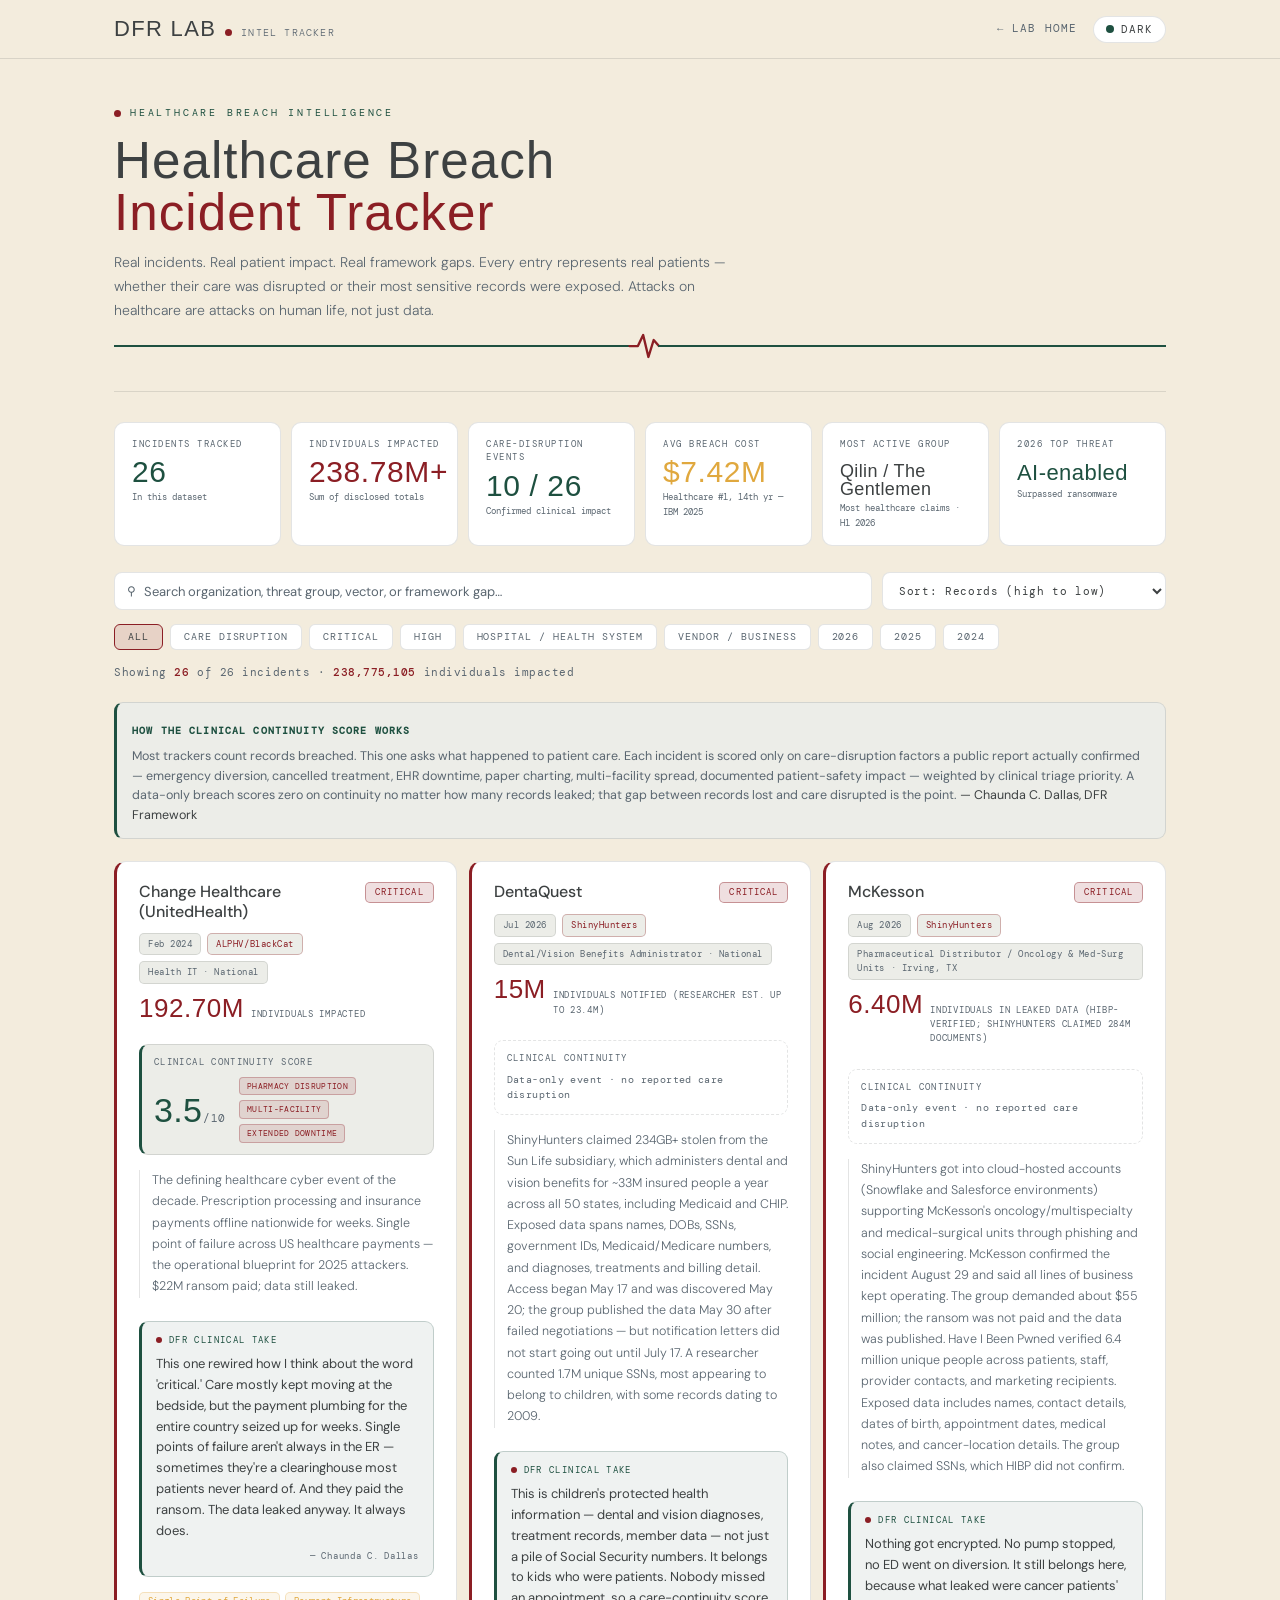
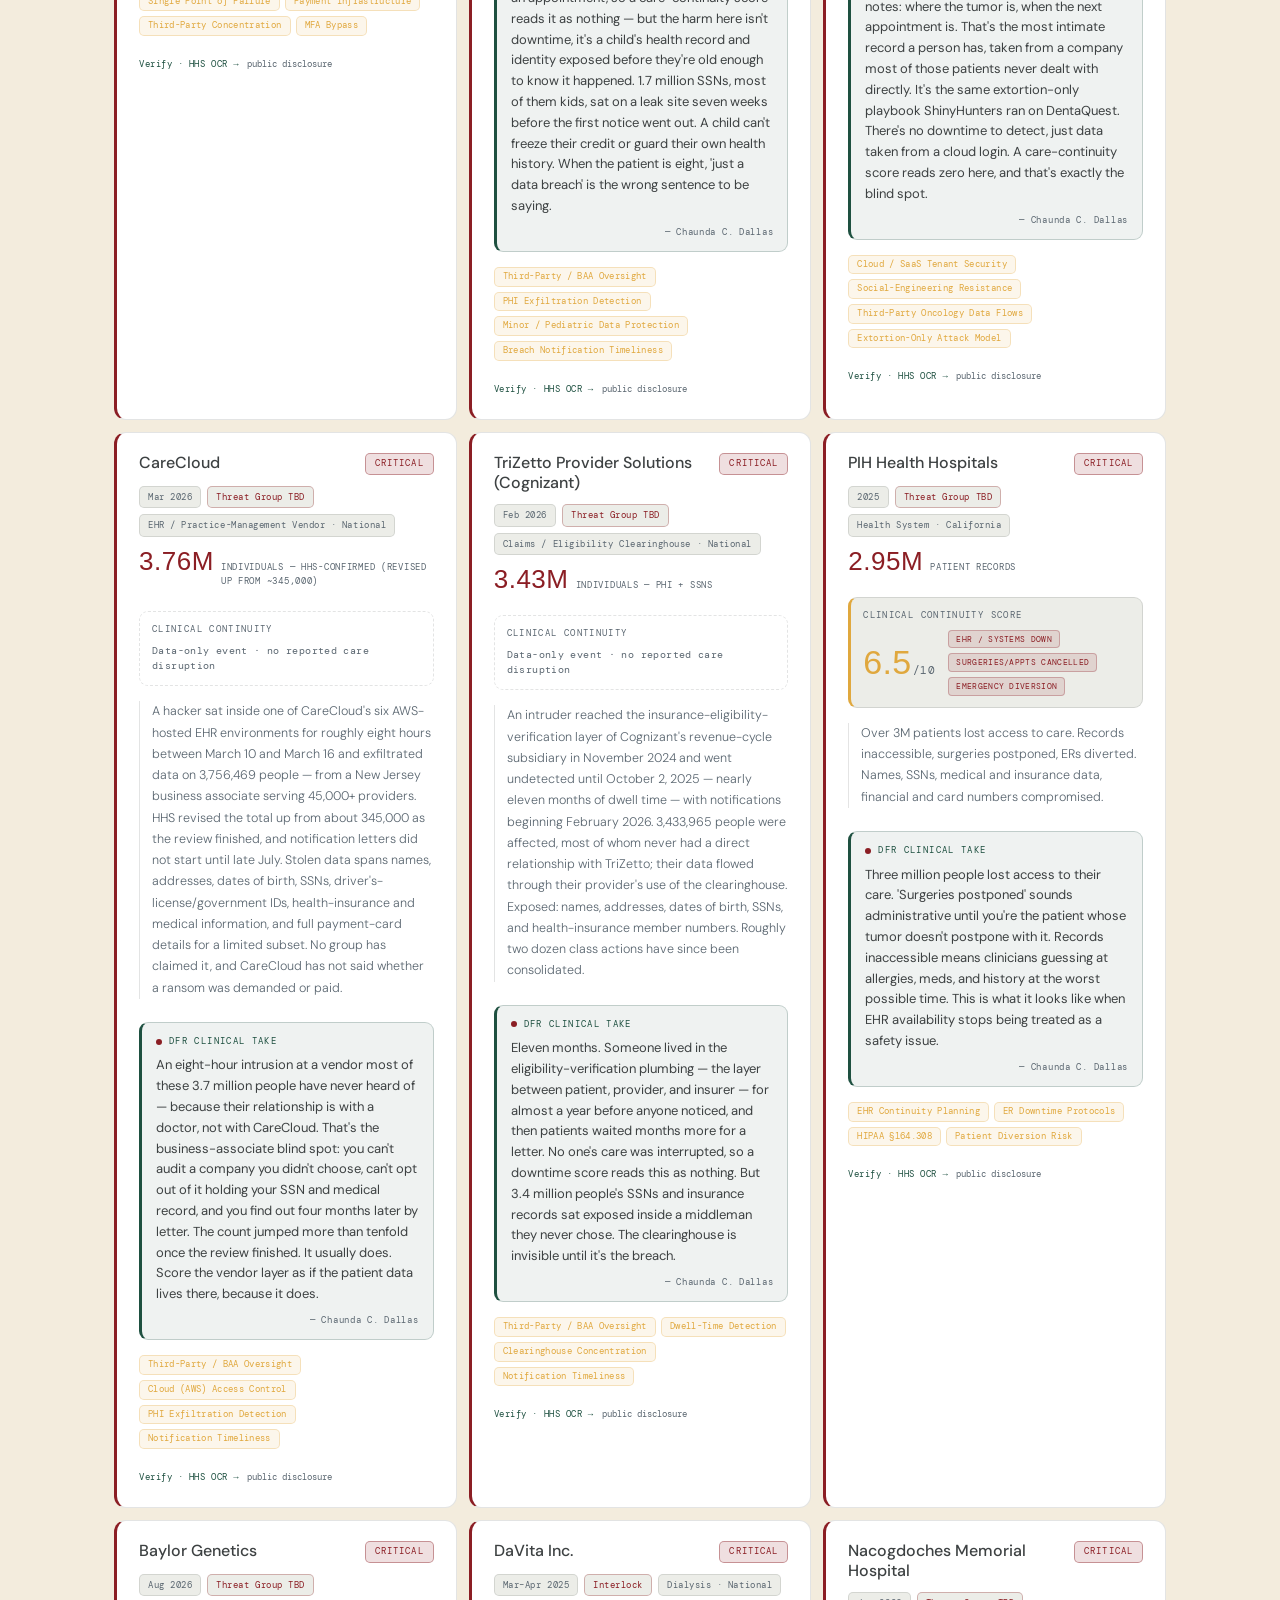
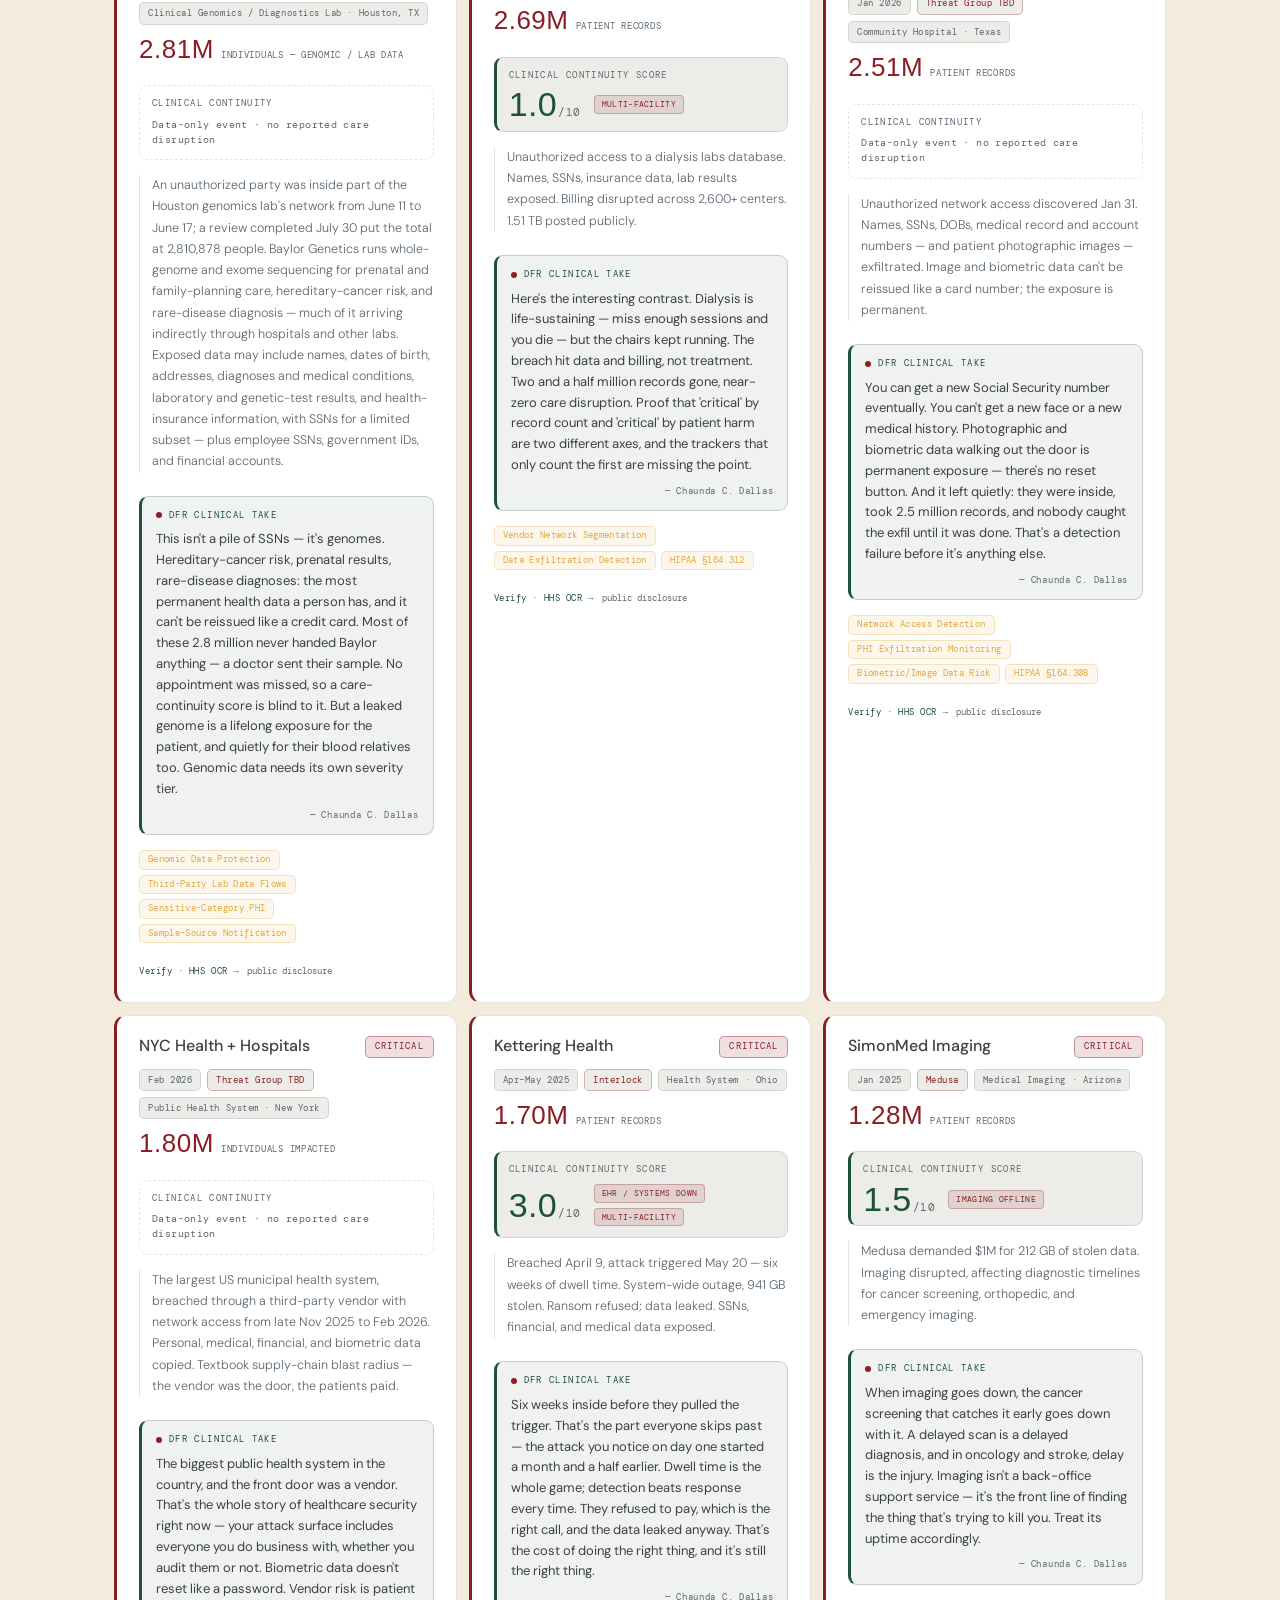
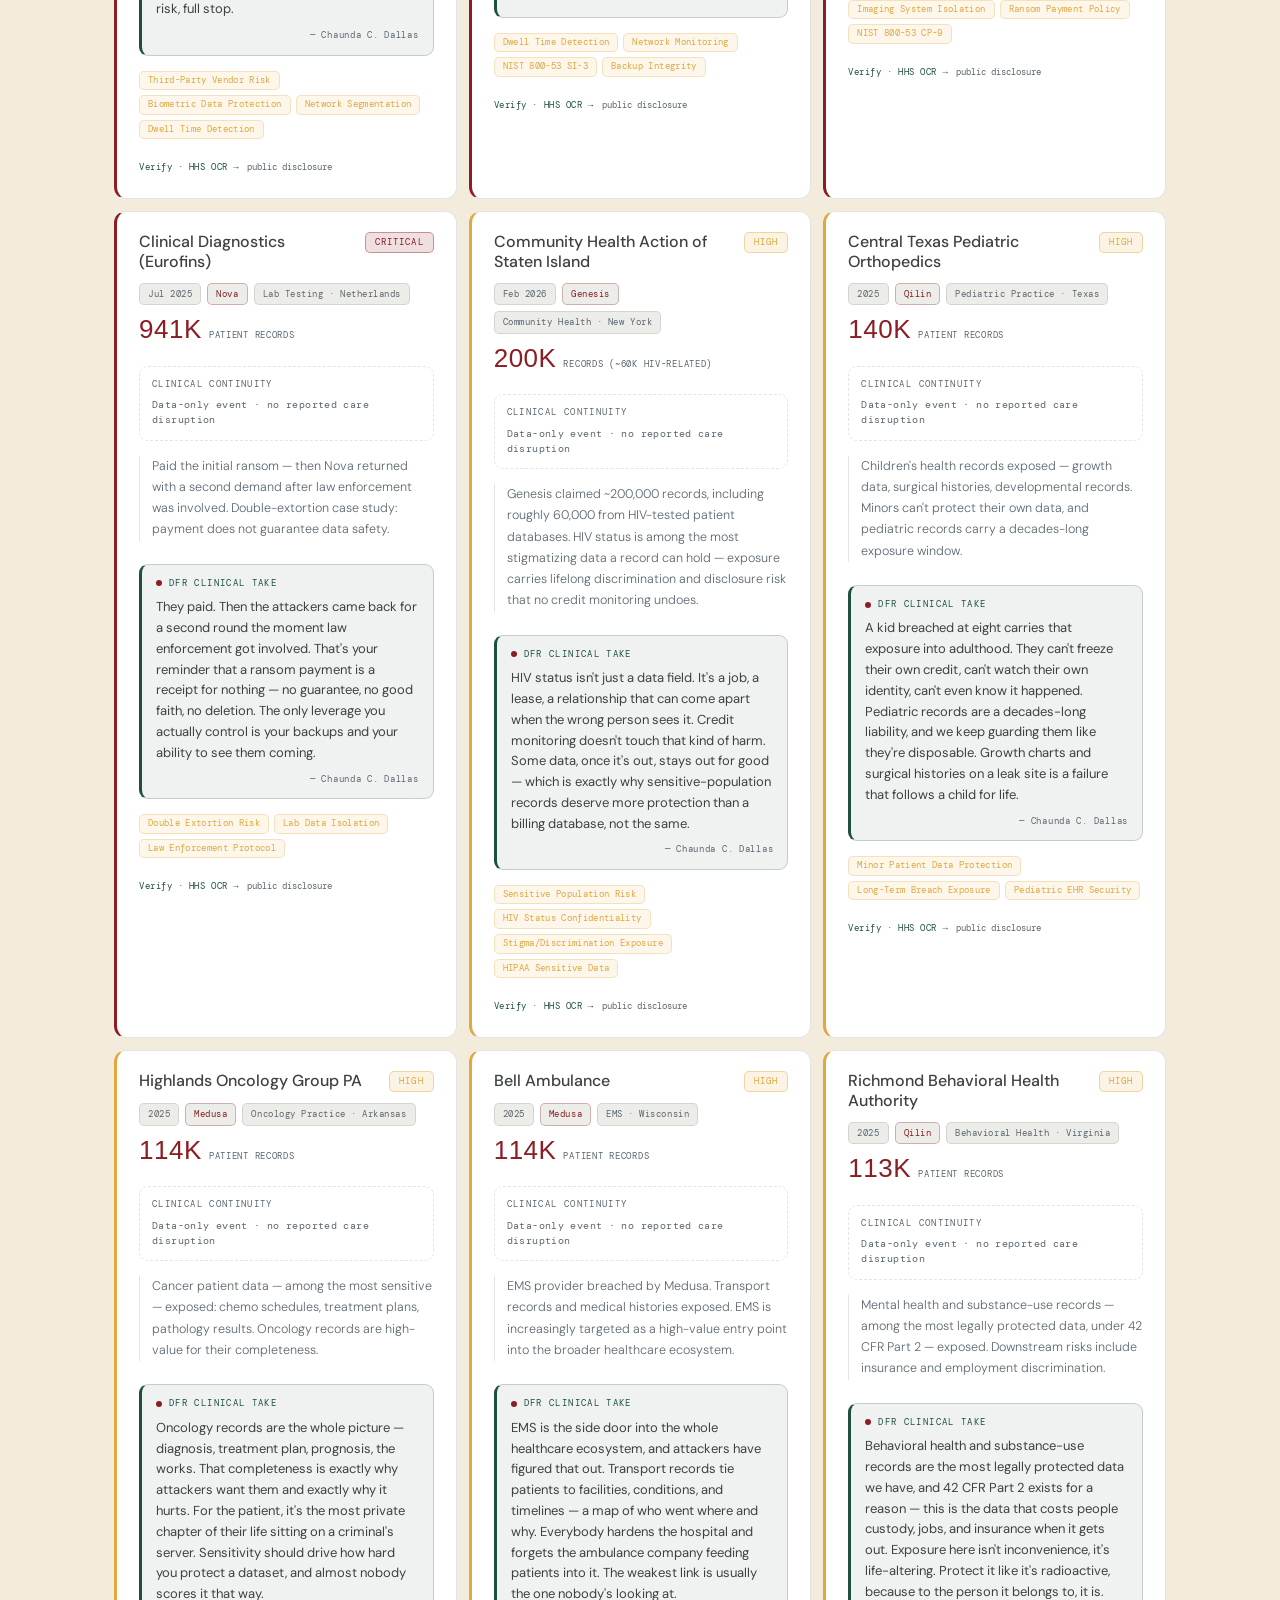
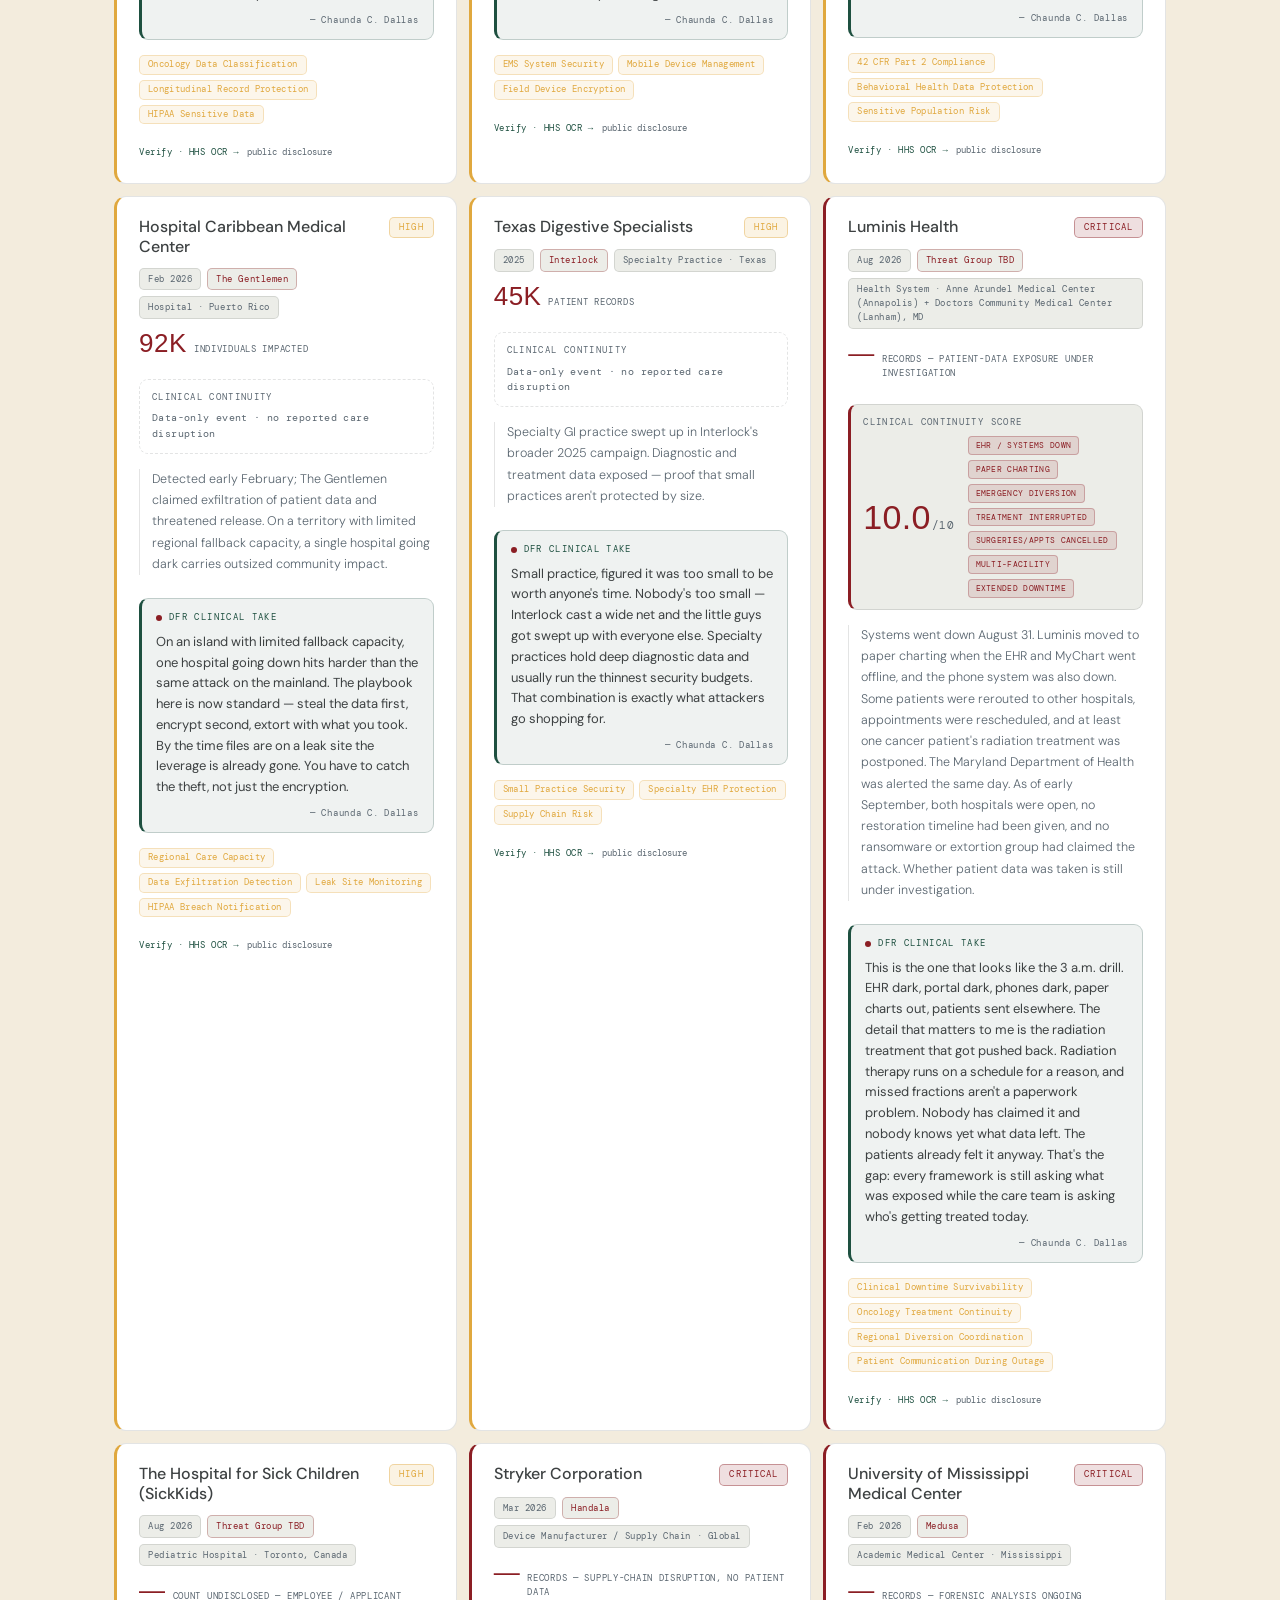
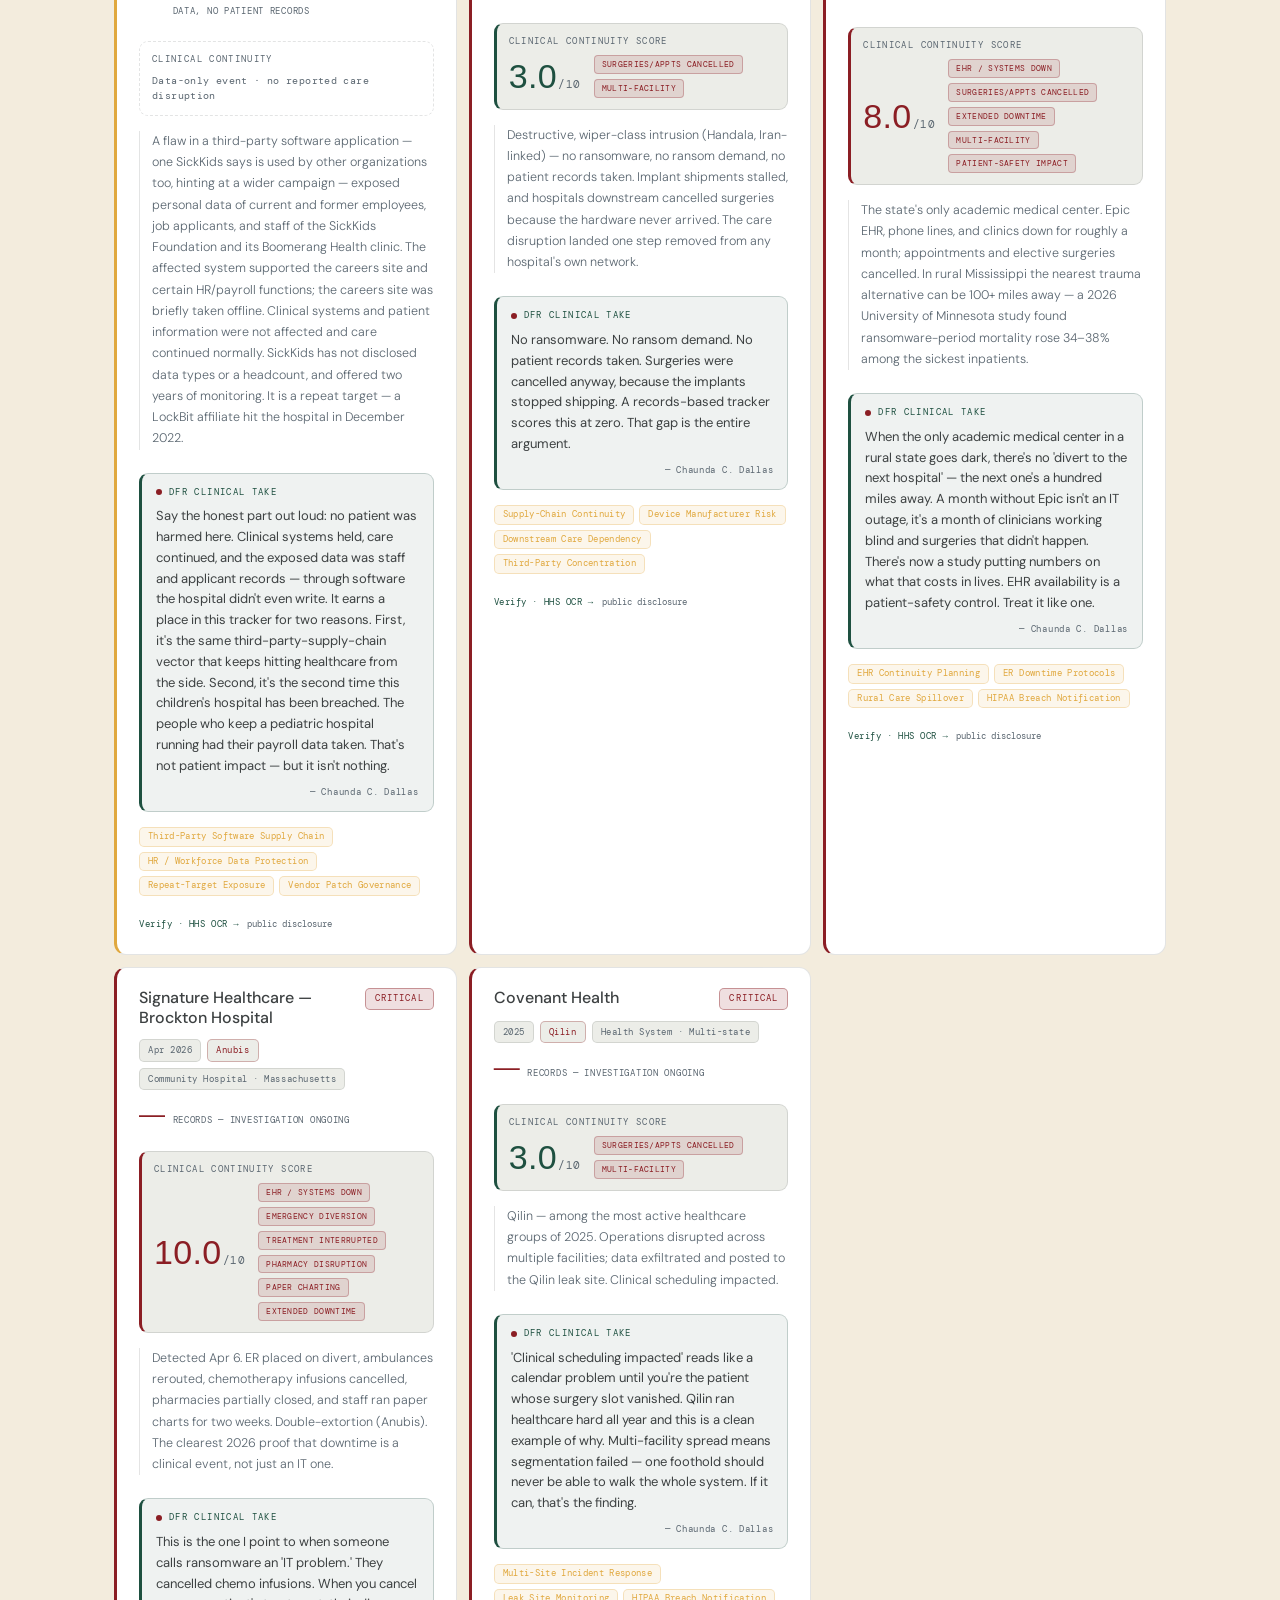
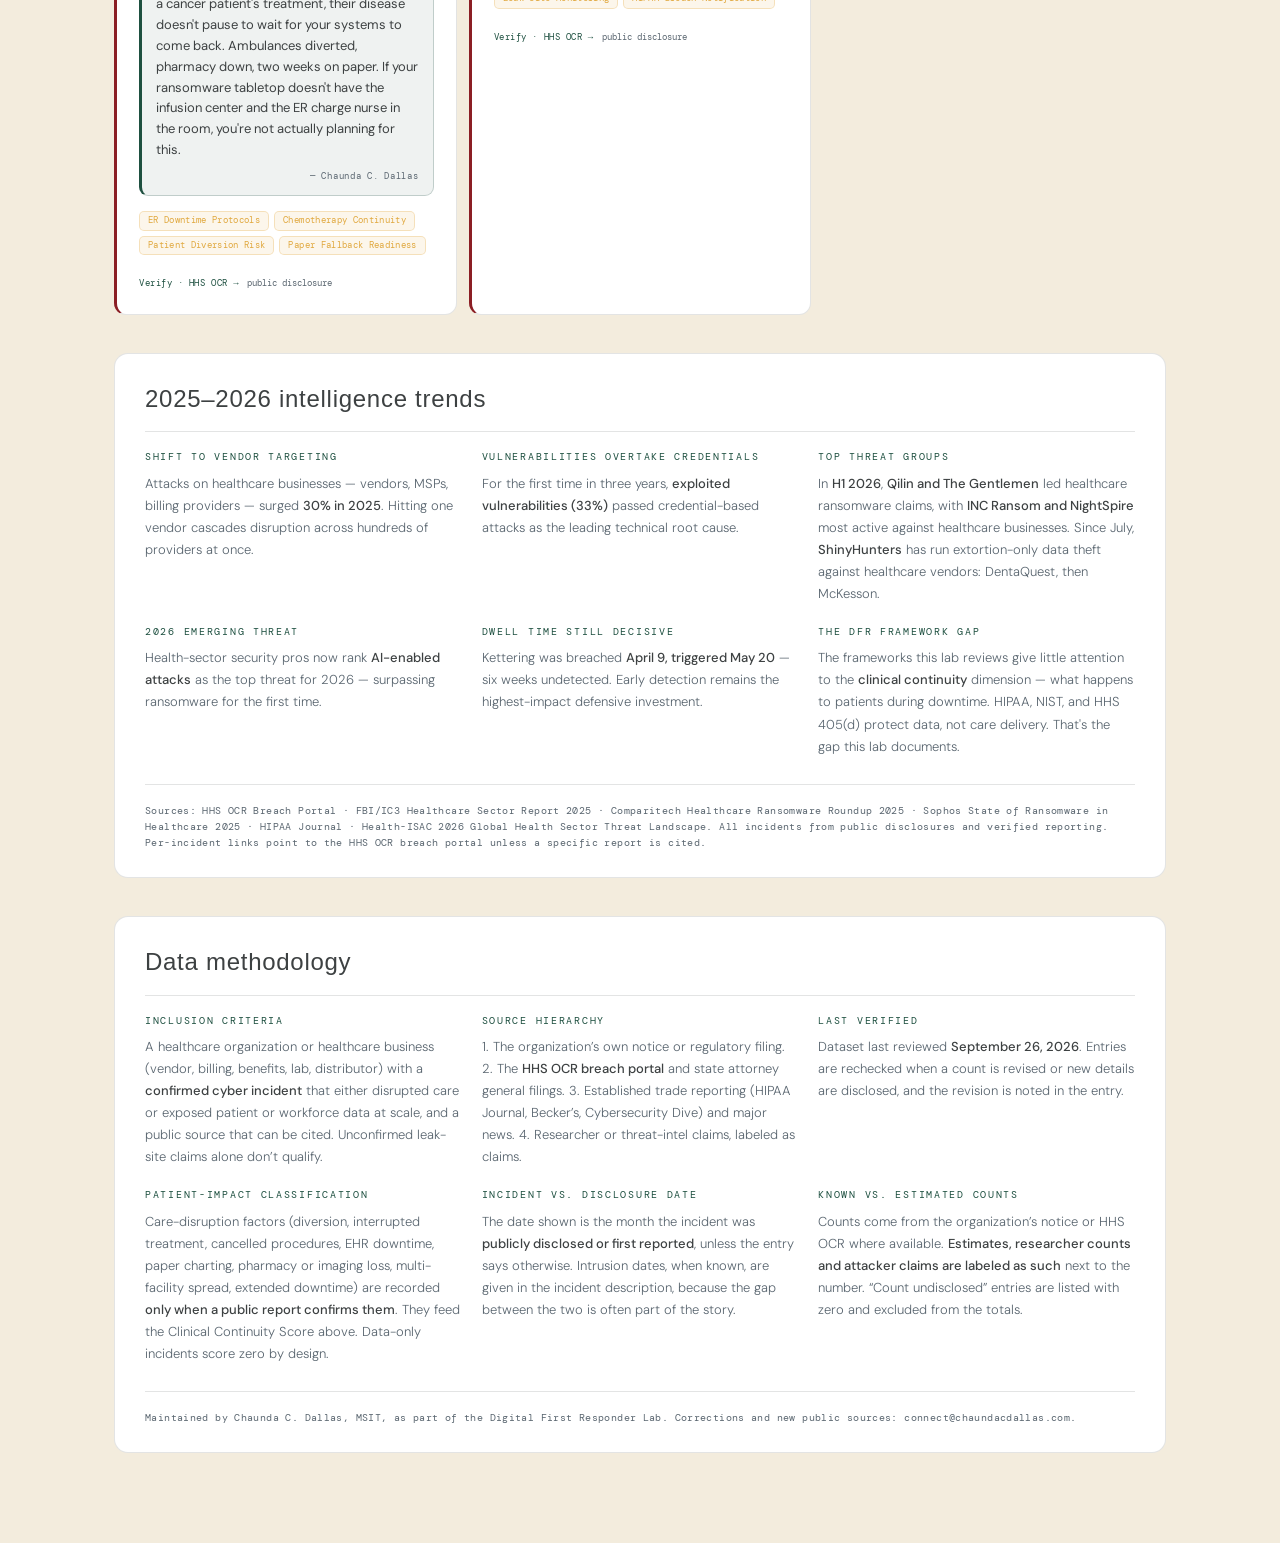
<file: tracker.html>
<!DOCTYPE html>
<html lang="en" data-theme="dark">
<head>
<meta charset="UTF-8">
<meta name="viewport" content="width=device-width, initial-scale=1.0">
<title>Healthcare Breach Intelligence Tracker — DFR Lab</title>
<link rel="preconnect" href="https://fonts.googleapis.com">
<link rel="preconnect" href="https://fonts.gstatic.com" crossorigin>
<link href="https://fonts.googleapis.com/css2?family=Cormorant+Garamond:wght@400;600;700&family=DM+Sans:wght@300;400;500;700&family=DM+Mono:wght@400;500&display=swap" rel="stylesheet">
<link rel="stylesheet" href="styles.css" />
<style>
:root{
  --max:1100px;
}

*{box-sizing:border-box;margin:0;padding:0}
body{background:var(--bg);color:var(--text);font-family:'DM Sans',system-ui,sans-serif;line-height:1.6;-webkit-font-smoothing:antialiased;transition:background .25s,color .25s}
.wrap{max-width:var(--max);margin:0 auto;padding:0 24px 90px}
.mono{font-family:'DM Mono',monospace}
::selection{background:var(--emerald);color:var(--bg)}

.bar{position:sticky;top:0;z-index:30;background:color-mix(in srgb,var(--bg) 88%,transparent);backdrop-filter:blur(8px);border-bottom:1px solid var(--border)}
.bar-in{max-width:var(--max);margin:0 auto;padding:0 24px;display:flex;align-items:center;justify-content:space-between;height:58px}
.brand{display:flex;align-items:baseline;gap:9px;font-family:'Bebas Neue',sans-serif;letter-spacing:.06em;font-size:22px;line-height:1}
.brand .pulse{width:7px;height:7px;border-radius:50%;background:var(--crimson);display:inline-block;animation:pulse 2s infinite}
.brand .sub{font-family:'DM Mono',monospace;font-size:10px;letter-spacing:.12em;color:var(--dim);text-transform:uppercase}
.barnav{display:flex;align-items:center;gap:16px}
.barnav a{font-family:'DM Mono',monospace;font-size:10.5px;letter-spacing:.1em;color:var(--dim);text-decoration:none;text-transform:uppercase}
.barnav a:hover{color:var(--emerald)}
.toggle{display:flex;align-items:center;gap:7px;background:var(--surface);border:1px solid var(--border);color:var(--text);border-radius:999px;padding:6px 12px;font-family:'DM Mono',monospace;font-size:10.5px;letter-spacing:.1em;cursor:pointer;text-transform:uppercase}
.toggle:hover{border-color:var(--emerald)}
.toggle .dot{width:8px;height:8px;border-radius:50%;background:var(--emerald)}
@keyframes pulse{0%,100%{opacity:1}50%{opacity:.3}}

.ecg{width:100%;height:30px;display:block;margin-top:8px}
.ecg .base{fill:none;stroke:var(--emerald);stroke-width:2;stroke-linecap:round}
.ecg .spike{fill:none;stroke:var(--crimson);stroke-width:2.25;stroke-linecap:round;stroke-linejoin:round}

.header{padding:46px 0 30px;border-bottom:1px solid var(--border);margin-bottom:30px}
.eyebrow{font-family:'DM Mono',monospace;font-size:10px;letter-spacing:.28em;text-transform:uppercase;color:var(--emerald);margin-bottom:14px;display:flex;align-items:center;gap:9px}
h1{font-family:'Bebas Neue',sans-serif;font-weight:400;font-size:clamp(2rem,5vw,3.2rem);line-height:1.02;letter-spacing:.02em;margin-bottom:12px}
h1 .accent{color:var(--crimson)}
.sub{font-size:14px;font-weight:300;color:var(--dim);line-height:1.7;max-width:640px}

.stats{display:grid;grid-template-columns:repeat(auto-fit,minmax(150px,1fr));gap:10px;margin-bottom:26px}
.stat{background:var(--surface);border:1px solid var(--border);border-radius:10px;padding:15px 17px}
.stat .l{font-family:'DM Mono',monospace;font-size:8.5px;letter-spacing:.18em;text-transform:uppercase;color:var(--dim);margin-bottom:6px}
.stat .v{font-family:'Bebas Neue',sans-serif;font-size:30px;line-height:1;letter-spacing:.02em}
.stat .v.crimson{color:var(--crimson)}
.stat .v.emerald{color:var(--emerald)}
.stat .v.brass{color:var(--brass)}
.stat .s{font-family:'DM Mono',monospace;font-size:9px;color:var(--dim);margin-top:3px}

.controls{display:flex;flex-wrap:wrap;gap:10px;align-items:center;margin-bottom:14px}
.search{flex:1;min-width:220px;display:flex;align-items:center;gap:8px;background:var(--surface);border:1px solid var(--border);border-radius:8px;padding:0 12px;height:38px}
.search input{flex:1;background:transparent;border:none;outline:none;color:var(--text);font-family:'DM Sans',sans-serif;font-size:13px}
.search input::placeholder{color:var(--dim)}
.search .ic{color:var(--dim);font-family:'DM Mono',monospace;font-size:12px}
select.sort{background:var(--surface);border:1px solid var(--border);color:var(--text);border-radius:8px;height:38px;padding:0 12px;font-family:'DM Mono',monospace;font-size:11px;letter-spacing:.06em;cursor:pointer}
.filters{display:flex;gap:7px;flex-wrap:wrap;margin-bottom:14px}
.fbtn{font-family:'DM Mono',monospace;font-size:9.5px;letter-spacing:.1em;text-transform:uppercase;padding:6px 13px;border:1px solid var(--border);background:var(--surface);color:var(--dim);cursor:pointer;border-radius:6px;transition:all .18s}
.fbtn:hover,.fbtn.active{border-color:var(--crimson);color:var(--text);background:color-mix(in srgb,var(--crimson) 12%,transparent)}
.summary{font-family:'DM Mono',monospace;font-size:11px;letter-spacing:.05em;color:var(--dim);margin-bottom:20px}
.summary b{color:var(--crimson);font-weight:500}

.igrid{display:grid;grid-template-columns:repeat(auto-fill,minmax(330px,1fr));gap:12px}
.icard{background:var(--surface);border:1px solid var(--border);border-radius:12px;padding:20px 22px;display:flex;flex-direction:column;gap:11px;transition:border-color .2s}
.icard:hover{border-color:color-mix(in srgb,var(--crimson) 45%,var(--border))}
.icard.critical{border-left:3px solid var(--crimson)}
.icard.high{border-left:3px solid var(--brass)}
.ctop{display:flex;align-items:flex-start;justify-content:space-between;gap:10px}
.org{font-family:'DM Sans',sans-serif;font-size:16px;font-weight:500;line-height:1.25}
.badge{font-family:'DM Mono',monospace;font-size:8.5px;letter-spacing:.13em;text-transform:uppercase;padding:3px 9px;border-radius:5px;flex-shrink:0}
.badge.critical{background:color-mix(in srgb,var(--crimson) 14%,transparent);color:var(--crimson);border:1px solid color-mix(in srgb,var(--crimson) 40%,transparent)}
.badge.high{background:color-mix(in srgb,var(--brass) 14%,transparent);color:var(--brass);border:1px solid color-mix(in srgb,var(--brass) 40%,transparent)}
.cmeta{display:flex;flex-wrap:wrap;gap:6px}
.mtag{font-family:'DM Mono',monospace;font-size:9px;letter-spacing:.06em;padding:3px 8px;border:1px solid var(--border);color:var(--dim);border-radius:5px;background:var(--surface-2)}
.mtag.threat{color:var(--crimson);border-color:color-mix(in srgb,var(--crimson) 30%,transparent);cursor:pointer}
.mtag.threat:hover{background:color-mix(in srgb,var(--crimson) 12%,transparent)}
.recs{display:flex;align-items:baseline;gap:7px}
.recs .n{font-family:'Bebas Neue',sans-serif;font-size:26px;line-height:1;color:var(--crimson);letter-spacing:.02em}
.recs .l{font-family:'DM Mono',monospace;font-size:9px;letter-spacing:.08em;text-transform:uppercase;color:var(--dim)}
.impact{font-size:12.5px;font-weight:300;color:var(--dim);line-height:1.7;border-left:1px solid var(--border);padding-left:12px}
.gaps{display:flex;flex-wrap:wrap;gap:5px}
.gap{font-family:'DM Mono',monospace;font-size:8.5px;letter-spacing:.04em;padding:2px 8px;border:1px solid color-mix(in srgb,var(--brass) 28%,transparent);color:var(--brass);border-radius:5px;background:color-mix(in srgb,var(--brass) 10%,transparent)}
.csrc{margin-top:2px}
.csrc a{font-family:'DM Mono',monospace;font-size:9px;letter-spacing:.06em;color:var(--emerald);text-decoration:none}
.csrc a:hover{text-decoration:underline}
.csrc .vf{font-family:'DM Mono',monospace;font-size:9px;color:var(--dim);margin-left:8px}
.empty{grid-column:1/-1;text-align:center;padding:46px;font-family:'DM Mono',monospace;font-size:12px;color:var(--dim)}

.trends{margin-top:38px;border:1px solid var(--border);background:var(--surface);border-radius:14px;padding:26px 30px}
.trends h2{font-family:'Bebas Neue',sans-serif;font-weight:400;font-size:24px;letter-spacing:.03em;margin-bottom:18px;padding-bottom:13px;border-bottom:1px solid var(--border)}
.tgrid{display:grid;grid-template-columns:repeat(auto-fit,minmax(240px,1fr));gap:20px}
.titem .th{font-family:'DM Mono',monospace;font-size:9.5px;letter-spacing:.18em;text-transform:uppercase;color:var(--emerald);margin-bottom:7px}
.titem p{font-size:13px;font-weight:300;color:var(--dim);line-height:1.7}
.titem p strong{color:var(--text);font-weight:500}
.srcnote{margin-top:26px;padding-top:18px;border-top:1px solid var(--border);font-family:'DM Mono',monospace;font-size:9.5px;letter-spacing:.04em;color:var(--dim);line-height:1.7}

@keyframes none2{}
@media (prefers-reduced-motion: reduce){.brand .pulse{animation:none}}
:focus-visible{outline:2px solid var(--emerald);outline-offset:2px;border-radius:4px}
@media(max-width:640px){.igrid{grid-template-columns:1fr}.stats{grid-template-columns:repeat(2,1fr)}}
.dfr{margin:12px 0 4px;padding:11px 12px;border-radius:9px;background:var(--surface-2);border:1px solid var(--border)}
.dfr-h{font-family:'DM Mono',monospace;font-size:8.5px;letter-spacing:.16em;text-transform:uppercase;color:var(--dim);margin-bottom:7px}
.dfr-row{display:flex;align-items:center;gap:13px}
.dfr-n{font-family:'Bebas Neue',sans-serif;font-size:34px;line-height:.9;letter-spacing:.01em;flex-shrink:0}
.dfr-n span{font-family:'DM Mono',monospace;font-size:11px;color:var(--dim);letter-spacing:.05em;margin-left:1px}
.dfr-cf{display:flex;flex-wrap:wrap;gap:5px}
.cf{font-family:'DM Mono',monospace;font-size:8px;letter-spacing:.04em;text-transform:uppercase;padding:2px 7px;border-radius:4px;background:color-mix(in srgb,var(--crimson) 12%,transparent);color:var(--crimson);border:1px solid color-mix(in srgb,var(--crimson) 28%,transparent)}
.dfr.sev{border-left:3px solid var(--crimson)} .dfr.sev .dfr-n{color:var(--crimson)}
.dfr.mod{border-left:3px solid var(--brass)} .dfr.mod .dfr-n{color:var(--brass)}
.dfr.low{border-left:3px solid var(--emerald)} .dfr.low .dfr-n{color:var(--emerald)}
.dfr.none{background:transparent;border-style:dashed}
.dfr-flat{font-family:'DM Mono',monospace;font-size:9.5px;letter-spacing:.04em;color:var(--dim)}
.method{margin:0 0 22px;padding:13px 15px;border-radius:9px;background:var(--surface-2);border:1px solid var(--border);border-left:3px solid var(--emerald)}
.method b{font-family:'DM Mono',monospace;font-size:9.5px;letter-spacing:.12em;text-transform:uppercase;color:var(--emerald)}
.method p{font-family:'DM Sans',sans-serif;font-size:12.5px;line-height:1.55;color:var(--dim);margin:6px 0 0}
.method .auth{color:var(--text)}
.take{margin:12px 0 4px;padding:12px 14px;border-radius:9px;background:color-mix(in srgb,var(--emerald) 7%,transparent);border:1px solid color-mix(in srgb,var(--emerald) 22%,transparent);border-left:3px solid var(--emerald)}
.take-h{font-family:'DM Mono',monospace;font-size:8.5px;letter-spacing:.16em;text-transform:uppercase;color:var(--emerald);margin-bottom:7px;display:flex;align-items:center;gap:7px}
.take-pulse{width:6px;height:6px;border-radius:50%;background:var(--crimson);display:inline-block;animation:pulse 2s infinite}
.take p{font-family:'DM Sans',sans-serif;font-size:13px;line-height:1.6;color:var(--text);margin:0}
.take-sig{font-family:'DM Mono',monospace;font-size:9px;letter-spacing:.08em;color:var(--dim);margin-top:8px;text-align:right}
</style>
</head>
<body>

<div class="bar">
  <div class="bar-in">
    <div class="brand">DFR LAB<span class="pulse" aria-hidden="true"></span><span class="sub">Intel Tracker</span></div>
    <div class="barnav">
      <a href="index.html">&larr; Lab home</a>
      <button class="toggle" id="themeBtn" aria-label="Switch light or dark mode"><span class="dot" aria-hidden="true"></span><span id="themeLbl">Light</span></button>
    </div>
  </div>
</div>

<div class="wrap">
  <div class="header">
    <div class="eyebrow"><span class="brand"><span class="pulse" aria-hidden="true"></span></span> Healthcare Breach Intelligence</div>
    <h1>Healthcare Breach<br><span class="accent">Incident Tracker</span></h1>
    <p class="sub">Real incidents. Real patient impact. Real framework gaps. Every entry represents real patients — whether their care was disrupted or their most sensitive records were exposed. Attacks on healthcare are attacks on human life, not just data.</p>
    <svg class="ecg" viewBox="0 0 1000 30" preserveAspectRatio="none" aria-hidden="true">
      <polyline class="base" points="0,15 470,15 482,15 490,15"></polyline>
      <polyline class="spike" points="490,15 498,15 503,4 508,26 513,9 518,15"></polyline>
      <polyline class="base" points="518,15 1000,15"></polyline>
    </svg>
  </div>

  <div class="stats">
    <div class="stat"><div class="l">Incidents tracked</div><div class="v emerald" id="st-count">0</div><div class="s">In this dataset</div></div>
    <div class="stat"><div class="l">Individuals impacted</div><div class="v crimson" id="st-records">0</div><div class="s">Sum of disclosed totals</div></div>
    <div class="stat"><div class="l">Care-disruption events</div><div class="v emerald" id="st-care">0</div><div class="s">Confirmed clinical impact</div></div>
    <div class="stat"><div class="l">Avg breach cost</div><div class="v brass">$7.42M</div><div class="s">Healthcare #1, 14th yr — IBM 2025</div></div>
    <div class="stat"><div class="l">Most active group</div><div class="v" style="font-size:18px;padding-top:5px">Qilin / The Gentlemen</div><div class="s">Most healthcare claims · H1 2026</div></div>
    <div class="stat"><div class="l">2026 top threat</div><div class="v emerald" style="font-size:22px;padding-top:5px">AI-enabled</div><div class="s">Surpassed ransomware</div></div>
  </div>

  <div class="controls">
    <div class="search"><span class="ic" aria-hidden="true">&#9906;</span><input id="search" type="search" placeholder="Search organization, threat group, vector, or framework gap…" aria-label="Search incidents"></div>
    <select class="sort" id="sort" aria-label="Sort incidents">
      <option value="records">Sort: Records (high to low)</option>
      <option value="dfr">Sort: Clinical Continuity Score</option>
      <option value="date">Sort: Date (newest)</option>
      <option value="severity">Sort: Severity</option>
      <option value="org">Sort: Organization (A–Z)</option>
    </select>
  </div>

  <div class="filters" id="filters">
    <button class="fbtn active" data-f="all">All</button>
    <button class="fbtn" data-f="care">Care disruption</button>
    <button class="fbtn" data-f="critical">Critical</button>
    <button class="fbtn" data-f="high">High</button>
    <button class="fbtn" data-f="hospital">Hospital / Health System</button>
    <button class="fbtn" data-f="vendor">Vendor / Business</button>
    <button class="fbtn" data-f="2026">2026</button>
    <button class="fbtn" data-f="2025">2025</button>
    <button class="fbtn" data-f="2024">2024</button>
  </div>

  <div class="summary" id="summary"></div>

  <div class="method">
    <b>How the Clinical Continuity Score works</b>
    <p>Most trackers count records breached. This one asks what happened to patient care. Each incident is scored only on care-disruption factors a public report actually confirmed — emergency diversion, cancelled treatment, EHR downtime, paper charting, multi-facility spread, documented patient-safety impact — weighted by clinical triage priority. A data-only breach scores zero on continuity no matter how many records leaked; that gap between records lost and care disrupted is the point. <span class="auth">— Chaunda C. Dallas, DFR Framework</span></p>
  </div>

  <div class="igrid" id="grid"></div>

  <div class="trends">
    <h2>2025–2026 intelligence trends</h2>
    <div class="tgrid">
      <div class="titem"><div class="th">Shift to vendor targeting</div><p>Attacks on healthcare businesses — vendors, MSPs, billing providers — surged <strong>30% in 2025</strong>. Hitting one vendor cascades disruption across hundreds of providers at once.</p></div>
      <div class="titem"><div class="th">Vulnerabilities overtake credentials</div><p>For the first time in three years, <strong>exploited vulnerabilities (33%)</strong> passed credential-based attacks as the leading technical root cause.</p></div>
      <div class="titem"><div class="th">Top threat groups</div><p>In <strong>H1 2026</strong>, <strong>Qilin and The Gentlemen</strong> led healthcare ransomware claims, with <strong>INC Ransom and NightSpire</strong> most active against healthcare businesses. Since July, <strong>ShinyHunters</strong> has run extortion-only data theft against healthcare vendors: DentaQuest, then McKesson.</p></div>
      <div class="titem"><div class="th">2026 emerging threat</div><p>Health-sector security pros now rank <strong>AI-enabled attacks</strong> as the top threat for 2026 — surpassing ransomware for the first time.</p></div>
      <div class="titem"><div class="th">Dwell time still decisive</div><p>Kettering was breached <strong>April 9, triggered May 20</strong> — six weeks undetected. Early detection remains the highest-impact defensive investment.</p></div>
      <div class="titem"><div class="th">The DFR framework gap</div><p>The frameworks this lab reviews give little attention to the <strong>clinical continuity</strong> dimension — what happens to patients during downtime. HIPAA, NIST, and HHS 405(d) protect data, not care delivery. That's the gap this lab documents.</p></div>
    </div>
    <div class="srcnote">Sources: HHS OCR Breach Portal · FBI/IC3 Healthcare Sector Report 2025 · Comparitech Healthcare Ransomware Roundup 2025 · Sophos State of Ransomware in Healthcare 2025 · HIPAA Journal · Health-ISAC 2026 Global Health Sector Threat Landscape. All incidents from public disclosures and verified reporting. Per-incident links point to the HHS OCR breach portal unless a specific report is cited.</div>
  </div>

  <div class="trends" id="methodology">
    <h2>Data methodology</h2>
    <div class="tgrid">
      <div class="titem"><div class="th">Inclusion criteria</div><p>A healthcare organization or healthcare business (vendor, billing, benefits, lab, distributor) with a <strong>confirmed cyber incident</strong> that either disrupted care or exposed patient or workforce data at scale, and a public source that can be cited. Unconfirmed leak-site claims alone don&#8217;t qualify.</p></div>
      <div class="titem"><div class="th">Source hierarchy</div><p>1. The organization&#8217;s own notice or regulatory filing. 2. The <strong>HHS OCR breach portal</strong> and state attorney general filings. 3. Established trade reporting (HIPAA Journal, Becker&#8217;s, Cybersecurity Dive) and major news. 4. Researcher or threat-intel claims, labeled as claims.</p></div>
      <div class="titem"><div class="th">Last verified</div><p>Dataset last reviewed <strong>September 26, 2026</strong>. Entries are rechecked when a count is revised or new details are disclosed, and the revision is noted in the entry.</p></div>
      <div class="titem"><div class="th">Patient-impact classification</div><p>Care-disruption factors (diversion, interrupted treatment, cancelled procedures, EHR downtime, paper charting, pharmacy or imaging loss, multi-facility spread, extended downtime) are recorded <strong>only when a public report confirms them</strong>. They feed the Clinical Continuity Score above. Data-only incidents score zero by design.</p></div>
      <div class="titem"><div class="th">Incident vs. disclosure date</div><p>The date shown is the month the incident was <strong>publicly disclosed or first reported</strong>, unless the entry says otherwise. Intrusion dates, when known, are given in the incident description, because the gap between the two is often part of the story.</p></div>
      <div class="titem"><div class="th">Known vs. estimated counts</div><p>Counts come from the organization&#8217;s notice or HHS OCR where available. <strong>Estimates, researcher counts and attacker claims are labeled as such</strong> next to the number. &#8220;Count undisclosed&#8221; entries are listed with zero and excluded from the totals.</p></div>
    </div>
    <div class="srcnote">Maintained by Chaunda C. Dallas, MSIT, as part of the Digital First Responder Lab. Corrections and new public sources: connect@chaundacdallas.com.</div>
  </div>
</div>

<script>
const incidents = [
  {"org": "McKesson", "records": 6400000, "recLabel": "individuals in leaked data (HIBP-verified; ShinyHunters claimed 284M documents)", "date": "Aug 2026", "sortDate": 202608, "year": "2026", "sector": "vendor", "severity": "critical", "threat": "ShinyHunters", "setting": "Pharmaceutical Distributor / Oncology & Med-Surg Units · Irving, TX", "impact": "ShinyHunters got into cloud-hosted accounts (Snowflake and Salesforce environments) supporting McKesson's oncology/multispecialty and medical-surgical units through phishing and social engineering. McKesson confirmed the incident August 29 and said all lines of business kept operating. The group demanded about $55 million; the ransom was not paid and the data was published. Have I Been Pwned verified 6.4 million unique people across patients, staff, provider contacts, and marketing recipients. Exposed data includes names, contact details, dates of birth, appointment dates, medical notes, and cancer-location details. The group also claimed SSNs, which HIBP did not confirm.", "gaps": ["Cloud / SaaS Tenant Security", "Social-Engineering Resistance", "Third-Party Oncology Data Flows", "Extortion-Only Attack Model"], "cf": [], "take": "Nothing got encrypted. No pump stopped, no ED went on diversion. It still belongs here, because what leaked were cancer patients' notes: where the tumor is, when the next appointment is. That's the most intimate record a person has, taken from a company most of those patients never dealt with directly. It's the same extortion-only playbook ShinyHunters ran on DentaQuest. There's no downtime to detect, just data taken from a cloud login. A care-continuity score reads zero here, and that's exactly the blind spot."},
  {"org": "Luminis Health", "records": 0, "recLabel": "records — patient-data exposure under investigation", "date": "Aug 2026", "sortDate": 202608, "year": "2026", "sector": "hospital", "severity": "critical", "threat": "Threat Group TBD", "setting": "Health System · Anne Arundel Medical Center (Annapolis) + Doctors Community Medical Center (Lanham), MD", "impact": "Systems went down August 31. Luminis moved to paper charting when the EHR and MyChart went offline, and the phone system was also down. Some patients were rerouted to other hospitals, appointments were rescheduled, and at least one cancer patient's radiation treatment was postponed. The Maryland Department of Health was alerted the same day. As of early September, both hospitals were open, no restoration timeline had been given, and no ransomware or extortion group had claimed the attack. Whether patient data was taken is still under investigation.", "gaps": ["Clinical Downtime Survivability", "Oncology Treatment Continuity", "Regional Diversion Coordination", "Patient Communication During Outage"], "cf": ["ehr", "paper", "divert", "treatment", "surgery", "multi", "extended"], "take": "This is the one that looks like the 3 a.m. drill. EHR dark, portal dark, phones dark, paper charts out, patients sent elsewhere. The detail that matters to me is the radiation treatment that got pushed back. Radiation therapy runs on a schedule for a reason, and missed fractions aren't a paperwork problem. Nobody has claimed it and nobody knows yet what data left. The patients already felt it anyway. That's the gap: every framework is still asking what was exposed while the care team is asking who's getting treated today."},

  {"org":"Baylor Genetics","records":2810878,"recLabel":"individuals — genomic / lab data","date":"Aug 2026","sortDate":202608,"year":"2026","sector":"vendor","severity":"critical","threat":"Threat Group TBD","setting":"Clinical Genomics / Diagnostics Lab · Houston, TX","impact":"An unauthorized party was inside part of the Houston genomics lab's network from June 11 to June 17; a review completed July 30 put the total at 2,810,878 people. Baylor Genetics runs whole-genome and exome sequencing for prenatal and family-planning care, hereditary-cancer risk, and rare-disease diagnosis — much of it arriving indirectly through hospitals and other labs. Exposed data may include names, dates of birth, addresses, diagnoses and medical conditions, laboratory and genetic-test results, and health-insurance information, with SSNs for a limited subset — plus employee SSNs, government IDs, and financial accounts.","gaps":["Genomic Data Protection","Third-Party Lab Data Flows","Sensitive-Category PHI","Sample-Source Notification"],"cf":[],"take":"This isn't a pile of SSNs — it's genomes. Hereditary-cancer risk, prenatal results, rare-disease diagnoses: the most permanent health data a person has, and it can't be reissued like a credit card. Most of these 2.8 million never handed Baylor anything — a doctor sent their sample. No appointment was missed, so a care-continuity score is blind to it. But a leaked genome is a lifelong exposure for the patient, and quietly for their blood relatives too. Genomic data needs its own severity tier."},
  {"org":"The Hospital for Sick Children (SickKids)","records":0,"recLabel":"count undisclosed — employee / applicant data, no patient records","date":"Aug 2026","sortDate":202608,"year":"2026","sector":"hospital","severity":"high","threat":"Threat Group TBD","setting":"Pediatric Hospital · Toronto, Canada","impact":"A flaw in a third-party software application — one SickKids says is used by other organizations too, hinting at a wider campaign — exposed personal data of current and former employees, job applicants, and staff of the SickKids Foundation and its Boomerang Health clinic. The affected system supported the careers site and certain HR/payroll functions; the careers site was briefly taken offline. Clinical systems and patient information were not affected and care continued normally. SickKids has not disclosed data types or a headcount, and offered two years of monitoring. It is a repeat target — a LockBit affiliate hit the hospital in December 2022.","gaps":["Third-Party Software Supply Chain","HR / Workforce Data Protection","Repeat-Target Exposure","Vendor Patch Governance"],"cf":[],"take":"Say the honest part out loud: no patient was harmed here. Clinical systems held, care continued, and the exposed data was staff and applicant records — through software the hospital didn't even write. It earns a place in this tracker for two reasons. First, it's the same third-party-supply-chain vector that keeps hitting healthcare from the side. Second, it's the second time this children's hospital has been breached. The people who keep a pediatric hospital running had their payroll data taken. That's not patient impact — but it isn't nothing."},
  {"org":"TriZetto Provider Solutions (Cognizant)","records":3433965,"recLabel":"individuals — PHI + SSNs","date":"Feb 2026","sortDate":202602,"year":"2026","sector":"vendor","severity":"critical","threat":"Threat Group TBD","setting":"Claims / Eligibility Clearinghouse · National","impact":"An intruder reached the insurance-eligibility-verification layer of Cognizant's revenue-cycle subsidiary in November 2024 and went undetected until October 2, 2025 — nearly eleven months of dwell time — with notifications beginning February 2026. 3,433,965 people were affected, most of whom never had a direct relationship with TriZetto; their data flowed through their provider's use of the clearinghouse. Exposed: names, addresses, dates of birth, SSNs, and health-insurance member numbers. Roughly two dozen class actions have since been consolidated.","gaps":["Third-Party / BAA Oversight","Dwell-Time Detection","Clearinghouse Concentration","Notification Timeliness"],"cf":[],"take":"Eleven months. Someone lived in the eligibility-verification plumbing — the layer between patient, provider, and insurer — for almost a year before anyone noticed, and then patients waited months more for a letter. No one's care was interrupted, so a downtime score reads this as nothing. But 3.4 million people's SSNs and insurance records sat exposed inside a middleman they never chose. The clearinghouse is invisible until it's the breach."},
  {"org":"Stryker Corporation","records":0,"recLabel":"records — supply-chain disruption, no patient data","date":"Mar 2026","sortDate":202603,"year":"2026","sector":"vendor","severity":"critical","threat":"Handala","setting":"Device Manufacturer / Supply Chain · Global","impact":"Destructive, wiper-class intrusion (Handala, Iran-linked) — no ransomware, no ransom demand, no patient records taken. Implant shipments stalled, and hospitals downstream cancelled surgeries because the hardware never arrived. The care disruption landed one step removed from any hospital's own network.","gaps":["Supply-Chain Continuity","Device Manufacturer Risk","Downstream Care Dependency","Third-Party Concentration"],"cf":["surgery","multi"],"take":"No ransomware. No ransom demand. No patient records taken. Surgeries were cancelled anyway, because the implants stopped shipping. A records-based tracker scores this at zero. That gap is the entire argument."},
  {"org":"DentaQuest","records":15000000,"recLabel":"individuals notified (researcher est. up to 23.4M)","date":"Jul 2026","sortDate":202607,"year":"2026","sector":"vendor","severity":"critical","threat":"ShinyHunters","setting":"Dental/Vision Benefits Administrator · National","impact":"ShinyHunters claimed 234GB+ stolen from the Sun Life subsidiary, which administers dental and vision benefits for ~33M insured people a year across all 50 states, including Medicaid and CHIP. Exposed data spans names, DOBs, SSNs, government IDs, Medicaid/Medicare numbers, and diagnoses, treatments and billing detail. Access began May 17 and was discovered May 20; the group published the data May 30 after failed negotiations — but notification letters did not start going out until July 17. A researcher counted 1.7M unique SSNs, most appearing to belong to children, with some records dating to 2009.","gaps":["Third-Party / BAA Oversight","PHI Exfiltration Detection","Minor / Pediatric Data Protection","Breach Notification Timeliness"],"cf":[],"take":"This is children's protected health information — dental and vision diagnoses, treatment records, member data — not just a pile of Social Security numbers. It belongs to kids who were patients. Nobody missed an appointment, so a care-continuity score reads it as nothing — but the harm here isn't downtime, it's a child's health record and identity exposed before they're old enough to know it happened. 1.7 million SSNs, most of them kids, sat on a leak site seven weeks before the first notice went out. A child can't freeze their credit or guard their own health history. When the patient is eight, 'just a data breach' is the wrong sentence to be saying."},

  {"org":"University of Mississippi Medical Center","records":0,"recLabel":"records — forensic analysis ongoing","date":"Feb 2026","sortDate":202602,"year":"2026","sector":"hospital","severity":"critical","threat":"Medusa","setting":"Academic Medical Center · Mississippi","impact":"The state's only academic medical center. Epic EHR, phone lines, and clinics down for roughly a month; appointments and elective surgeries cancelled. In rural Mississippi the nearest trauma alternative can be 100+ miles away — a 2026 University of Minnesota study found ransomware-period mortality rose 34–38% among the sickest inpatients.","gaps":["EHR Continuity Planning","ER Downtime Protocols","Rural Care Spillover","HIPAA Breach Notification"],"cf":["ehr","surgery","extended","multi","safety"],"take":"When the only academic medical center in a rural state goes dark, there's no 'divert to the next hospital' — the next one's a hundred miles away. A month without Epic isn't an IT outage, it's a month of clinicians working blind and surgeries that didn't happen. There's now a study putting numbers on what that costs in lives. EHR availability is a patient-safety control. Treat it like one."},
  {"org":"Nacogdoches Memorial Hospital","records":2507073,"recLabel":"patient records","date":"Jan 2026","sortDate":202601,"year":"2026","sector":"hospital","severity":"critical","threat":"Threat Group TBD","setting":"Community Hospital · Texas","impact":"Unauthorized network access discovered Jan 31. Names, SSNs, DOBs, medical record and account numbers — and patient photographic images — exfiltrated. Image and biometric data can't be reissued like a card number; the exposure is permanent.","gaps":["Network Access Detection","PHI Exfiltration Monitoring","Biometric/Image Data Risk","HIPAA §164.308"],"cf":[],"take":"You can get a new Social Security number eventually. You can't get a new face or a new medical history. Photographic and biometric data walking out the door is permanent exposure — there's no reset button. And it left quietly: they were inside, took 2.5 million records, and nobody caught the exfil until it was done. That's a detection failure before it's anything else."},
  {"org":"NYC Health + Hospitals","records":1800000,"recLabel":"individuals impacted","date":"Feb 2026","sortDate":202602,"year":"2026","sector":"hospital","severity":"critical","threat":"Threat Group TBD","setting":"Public Health System · New York","impact":"The largest US municipal health system, breached through a third-party vendor with network access from late Nov 2025 to Feb 2026. Personal, medical, financial, and biometric data copied. Textbook supply-chain blast radius — the vendor was the door, the patients paid.","gaps":["Third-Party Vendor Risk","Biometric Data Protection","Network Segmentation","Dwell Time Detection"],"cf":[],"take":"The biggest public health system in the country, and the front door was a vendor. That's the whole story of healthcare security right now — your attack surface includes everyone you do business with, whether you audit them or not. Biometric data doesn't reset like a password. Vendor risk is patient risk, full stop."},
  {"org":"Signature Healthcare — Brockton Hospital","records":0,"recLabel":"records — investigation ongoing","date":"Apr 2026","sortDate":202604,"year":"2026","sector":"hospital","severity":"critical","threat":"Anubis","setting":"Community Hospital · Massachusetts","impact":"Detected Apr 6. ER placed on divert, ambulances rerouted, chemotherapy infusions cancelled, pharmacies partially closed, and staff ran paper charts for two weeks. Double-extortion (Anubis). The clearest 2026 proof that downtime is a clinical event, not just an IT one.","gaps":["ER Downtime Protocols","Chemotherapy Continuity","Patient Diversion Risk","Paper Fallback Readiness"],"cf":["ehr","divert","treatment","pharmacy","paper","extended"],"take":"This is the one I point to when someone calls ransomware an 'IT problem.' They cancelled chemo infusions. When you cancel a cancer patient's treatment, their disease doesn't pause to wait for your systems to come back. Ambulances diverted, pharmacy down, two weeks on paper. If your ransomware tabletop doesn't have the infusion center and the ER charge nurse in the room, you're not actually planning for this."},
  {"org":"CareCloud","records":3756469,"recLabel":"individuals — HHS-confirmed (revised up from ~345,000)","date":"Mar 2026","sortDate":202603,"year":"2026","sector":"vendor","severity":"critical","threat":"Threat Group TBD","setting":"EHR / Practice-Management Vendor · National","impact":"A hacker sat inside one of CareCloud's six AWS-hosted EHR environments for roughly eight hours between March 10 and March 16 and exfiltrated data on 3,756,469 people — from a New Jersey business associate serving 45,000+ providers. HHS revised the total up from about 345,000 as the review finished, and notification letters did not start until late July. Stolen data spans names, addresses, dates of birth, SSNs, driver's-license/government IDs, health-insurance and medical information, and full payment-card details for a limited subset. No group has claimed it, and CareCloud has not said whether a ransom was demanded or paid.","gaps":["Third-Party / BAA Oversight","Cloud (AWS) Access Control","PHI Exfiltration Detection","Notification Timeliness"],"cf":[],"take":"An eight-hour intrusion at a vendor most of these 3.7 million people have never heard of — because their relationship is with a doctor, not with CareCloud. That's the business-associate blind spot: you can't audit a company you didn't choose, can't opt out of it holding your SSN and medical record, and you find out four months later by letter. The count jumped more than tenfold once the review finished. It usually does. Score the vendor layer as if the patient data lives there, because it does."},
  {"org":"Community Health Action of Staten Island","records":200000,"recLabel":"records (~60k HIV-related)","date":"Feb 2026","sortDate":202602,"year":"2026","sector":"hospital","severity":"high","threat":"Genesis","setting":"Community Health · New York","impact":"Genesis claimed ~200,000 records, including roughly 60,000 from HIV-tested patient databases. HIV status is among the most stigmatizing data a record can hold — exposure carries lifelong discrimination and disclosure risk that no credit monitoring undoes.","gaps":["Sensitive Population Risk","HIV Status Confidentiality","Stigma/Discrimination Exposure","HIPAA Sensitive Data"],"cf":[],"take":"HIV status isn't just a data field. It's a job, a lease, a relationship that can come apart when the wrong person sees it. Credit monitoring doesn't touch that kind of harm. Some data, once it's out, stays out for good — which is exactly why sensitive-population records deserve more protection than a billing database, not the same."},
  {"org":"Hospital Caribbean Medical Center","records":92000,"recLabel":"individuals impacted","date":"Feb 2026","sortDate":202602,"year":"2026","sector":"hospital","severity":"high","threat":"The Gentlemen","setting":"Hospital · Puerto Rico","impact":"Detected early February; The Gentlemen claimed exfiltration of patient data and threatened release. On a territory with limited regional fallback capacity, a single hospital going dark carries outsized community impact.","gaps":["Regional Care Capacity","Data Exfiltration Detection","Leak Site Monitoring","HIPAA Breach Notification"],"cf":[],"take":"On an island with limited fallback capacity, one hospital going down hits harder than the same attack on the mainland. The playbook here is now standard — steal the data first, encrypt second, extort with what you took. By the time files are on a leak site the leverage is already gone. You have to catch the theft, not just the encryption."},
  {"org":"Change Healthcare (UnitedHealth)","records":192700000,"recLabel":"individuals impacted","date":"Feb 2024","sortDate":202402,"year":"2024","sector":"vendor","severity":"critical","threat":"ALPHV/BlackCat","setting":"Health IT · National","impact":"The defining healthcare cyber event of the decade. Prescription processing and insurance payments offline nationwide for weeks. Single point of failure across US healthcare payments — the operational blueprint for 2025 attackers. $22M ransom paid; data still leaked.","gaps":["Single Point of Failure","Payment Infrastructure","Third-Party Concentration","MFA Bypass"],"cf":["pharmacy","multi","extended"],"take":"This one rewired how I think about the word 'critical.' Care mostly kept moving at the bedside, but the payment plumbing for the entire country seized up for weeks. Single points of failure aren't always in the ER — sometimes they're a clearinghouse most patients never heard of. And they paid the ransom. The data leaked anyway. It always does."},
  {"org":"PIH Health Hospitals","records":2947264,"recLabel":"patient records","date":"2025","sortDate":202506,"year":"2025","sector":"hospital","severity":"critical","threat":"Threat Group TBD","setting":"Health System · California","impact":"Over 3M patients lost access to care. Records inaccessible, surgeries postponed, ERs diverted. Names, SSNs, medical and insurance data, financial and card numbers compromised.","gaps":["EHR Continuity Planning","ER Downtime Protocols","HIPAA §164.308","Patient Diversion Risk"],"cf":["ehr","surgery","divert"],"take":"Three million people lost access to their care. 'Surgeries postponed' sounds administrative until you're the patient whose tumor doesn't postpone with it. Records inaccessible means clinicians guessing at allergies, meds, and history at the worst possible time. This is what it looks like when EHR availability stops being treated as a safety issue."},
  {"org":"DaVita Inc.","records":2689826,"recLabel":"patient records","date":"Mar–Apr 2025","sortDate":202503,"year":"2025","sector":"vendor","severity":"critical","threat":"Interlock","setting":"Dialysis · National","impact":"Unauthorized access to a dialysis labs database. Names, SSNs, insurance data, lab results exposed. Billing disrupted across 2,600+ centers. 1.51 TB posted publicly.","gaps":["Vendor Network Segmentation","Data Exfiltration Detection","HIPAA §164.312"],"cf":["multi"],"take":"Here's the interesting contrast. Dialysis is life-sustaining — miss enough sessions and you die — but the chairs kept running. The breach hit data and billing, not treatment. Two and a half million records gone, near-zero care disruption. Proof that 'critical' by record count and 'critical' by patient harm are two different axes, and the trackers that only count the first are missing the point."},
  {"org":"Kettering Health","records":1695382,"recLabel":"patient records","date":"Apr–May 2025","sortDate":202505,"year":"2025","sector":"hospital","severity":"critical","threat":"Interlock","setting":"Health System · Ohio","impact":"Breached April 9, attack triggered May 20 — six weeks of dwell time. System-wide outage, 941 GB stolen. Ransom refused; data leaked. SSNs, financial, and medical data exposed.","gaps":["Dwell Time Detection","Network Monitoring","NIST 800-53 SI-3","Backup Integrity"],"cf":["ehr","multi"],"take":"Six weeks inside before they pulled the trigger. That's the part everyone skips past — the attack you notice on day one started a month and a half earlier. Dwell time is the whole game; detection beats response every time. They refused to pay, which is the right call, and the data leaked anyway. That's the cost of doing the right thing, and it's still the right thing."},
  {"org":"SimonMed Imaging","records":1275669,"recLabel":"patient records","date":"Jan 2025","sortDate":202501,"year":"2025","sector":"vendor","severity":"critical","threat":"Medusa","setting":"Medical Imaging · Arizona","impact":"Medusa demanded $1M for 212 GB of stolen data. Imaging disrupted, affecting diagnostic timelines for cancer screening, orthopedic, and emergency imaging.","gaps":["Imaging System Isolation","Ransom Payment Policy","NIST 800-53 CP-9"],"cf":["imaging"],"take":"When imaging goes down, the cancer screening that catches it early goes down with it. A delayed scan is a delayed diagnosis, and in oncology and stroke, delay is the injury. Imaging isn't a back-office support service — it's the front line of finding the thing that's trying to kill you. Treat its uptime accordingly."},
  {"org":"Clinical Diagnostics (Eurofins)","records":941000,"recLabel":"patient records","date":"Jul 2025","sortDate":202507,"year":"2025","sector":"vendor","severity":"critical","threat":"Nova","setting":"Lab Testing · Netherlands","impact":"Paid the initial ransom — then Nova returned with a second demand after law enforcement was involved. Double-extortion case study: payment does not guarantee data safety.","gaps":["Double Extortion Risk","Lab Data Isolation","Law Enforcement Protocol"],"cf":[],"take":"They paid. Then the attackers came back for a second round the moment law enforcement got involved. That's your reminder that a ransom payment is a receipt for nothing — no guarantee, no good faith, no deletion. The only leverage you actually control is your backups and your ability to see them coming."},
  {"org":"Covenant Health","records":0,"recLabel":"records — investigation ongoing","date":"2025","sortDate":202506,"year":"2025","sector":"hospital","severity":"critical","threat":"Qilin","setting":"Health System · Multi-state","impact":"Qilin — among the most active healthcare groups of 2025. Operations disrupted across multiple facilities; data exfiltrated and posted to the Qilin leak site. Clinical scheduling impacted.","gaps":["Multi-Site Incident Response","Leak Site Monitoring","HIPAA Breach Notification"],"cf":["surgery","multi"],"take":"'Clinical scheduling impacted' reads like a calendar problem until you're the patient whose surgery slot vanished. Qilin ran healthcare hard all year and this is a clean example of why. Multi-facility spread means segmentation failed — one foothold should never be able to walk the whole system. If it can, that's the finding."},
  {"org":"Central Texas Pediatric Orthopedics","records":140000,"recLabel":"patient records","date":"2025","sortDate":202506,"year":"2025","sector":"vendor","severity":"high","threat":"Qilin","setting":"Pediatric Practice · Texas","impact":"Children's health records exposed — growth data, surgical histories, developmental records. Minors can't protect their own data, and pediatric records carry a decades-long exposure window.","gaps":["Minor Patient Data Protection","Long-Term Breach Exposure","Pediatric EHR Security"],"cf":[],"take":"A kid breached at eight carries that exposure into adulthood. They can't freeze their own credit, can't watch their own identity, can't even know it happened. Pediatric records are a decades-long liability, and we keep guarding them like they're disposable. Growth charts and surgical histories on a leak site is a failure that follows a child for life."},
  {"org":"Highlands Oncology Group PA","records":114000,"recLabel":"patient records","date":"2025","sortDate":202506,"year":"2025","sector":"vendor","severity":"high","threat":"Medusa","setting":"Oncology Practice · Arkansas","impact":"Cancer patient data — among the most sensitive — exposed: chemo schedules, treatment plans, pathology results. Oncology records are high-value for their completeness.","gaps":["Oncology Data Classification","Longitudinal Record Protection","HIPAA Sensitive Data"],"cf":[],"take":"Oncology records are the whole picture — diagnosis, treatment plan, prognosis, the works. That completeness is exactly why attackers want them and exactly why it hurts. For the patient, it's the most private chapter of their life sitting on a criminal's server. Sensitivity should drive how hard you protect a dataset, and almost nobody scores it that way."},
  {"org":"Bell Ambulance","records":114000,"recLabel":"patient records","date":"2025","sortDate":202506,"year":"2025","sector":"vendor","severity":"high","threat":"Medusa","setting":"EMS · Wisconsin","impact":"EMS provider breached by Medusa. Transport records and medical histories exposed. EMS is increasingly targeted as a high-value entry point into the broader healthcare ecosystem.","gaps":["EMS System Security","Mobile Device Management","Field Device Encryption"],"cf":[],"take":"EMS is the side door into the whole healthcare ecosystem, and attackers have figured that out. Transport records tie patients to facilities, conditions, and timelines — a map of who went where and why. Everybody hardens the hospital and forgets the ambulance company feeding patients into it. The weakest link is usually the one nobody's looking at."},
  {"org":"Richmond Behavioral Health Authority","records":113000,"recLabel":"patient records","date":"2025","sortDate":202506,"year":"2025","sector":"hospital","severity":"high","threat":"Qilin","setting":"Behavioral Health · Virginia","impact":"Mental health and substance-use records — among the most legally protected data, under 42 CFR Part 2 — exposed. Downstream risks include insurance and employment discrimination.","gaps":["42 CFR Part 2 Compliance","Behavioral Health Data Protection","Sensitive Population Risk"],"cf":[],"take":"Behavioral health and substance-use records are the most legally protected data we have, and 42 CFR Part 2 exists for a reason — this is the data that costs people custody, jobs, and insurance when it gets out. Exposure here isn't inconvenience, it's life-altering. Protect it like it's radioactive, because to the person it belongs to, it is."},
  {"org":"Texas Digestive Specialists","records":44579,"recLabel":"patient records","date":"2025","sortDate":202506,"year":"2025","sector":"vendor","severity":"high","threat":"Interlock","setting":"Specialty Practice · Texas","impact":"Specialty GI practice swept up in Interlock's broader 2025 campaign. Diagnostic and treatment data exposed — proof that small practices aren't protected by size.","gaps":["Small Practice Security","Specialty EHR Protection","Supply Chain Risk"],"cf":[],"take":"Small practice, figured it was too small to be worth anyone's time. Nobody's too small — Interlock cast a wide net and the little guys got swept up with everyone else. Specialty practices hold deep diagnostic data and usually run the thinnest security budgets. That combination is exactly what attackers go shopping for."}
];
const HHS="https://ocrportal.hhs.gov/ocr/breach/breach_report.jsf";

function fmt(n){ if(n>=1e6) return (n/1e6).toFixed(n%1e6===0?0:2).replace(/\.00$/,'')+'M'; if(n>=1e3) return Math.round(n/1e3)+'K'; return n.toLocaleString(); }
// DFR Clinical Continuity Score — weights encode triage priority:
// life-critical interruptions outrank administrative ones, the way they would at the bedside.
// Score = capped sum of the care-disruption factors a public report actually confirmed.
const DFR_W={treatment:3.5,divert:2.5,surgery:2,ehr:2,safety:2,pharmacy:1.5,imaging:1.5,paper:1,multi:1,extended:1};
const DFR_LBL={treatment:"Treatment interrupted",divert:"Emergency diversion",surgery:"Surgeries/appts cancelled",ehr:"EHR / systems down",safety:"Patient-safety impact",pharmacy:"Pharmacy disruption",imaging:"Imaging offline",paper:"Paper charting",multi:"Multi-facility",extended:"Extended downtime"};
function dfrScore(i){const raw=(i.cf||[]).reduce((s,k)=>s+(DFR_W[k]||0),0);return Math.min(10,Math.round(raw*10)/10);}
function dfrTier(v){return v>=7?"sev":v>=4?"mod":v>0?"low":"none";}
function scoreBlock(i){
  const v=dfrScore(i),t=dfrTier(i.cf&&i.cf.length?v:0);
  if(t==='none') return '<div class="dfr none"><div class="dfr-h">Clinical Continuity</div><div class="dfr-flat">Data-only event · no reported care disruption</div></div>';
  const chips=(i.cf||[]).map(k=>`<span class="cf">${DFR_LBL[k]||k}</span>`).join('');
  return `<div class="dfr ${t}"><div class="dfr-h">Clinical Continuity Score</div><div class="dfr-row"><div class="dfr-n">${v.toFixed(1)}<span>/10</span></div><div class="dfr-cf">${chips}</div></div></div>`;
}
const sevRank={critical:0,high:1,medium:2};
let state={filter:'all',q:'',sort:'records'};

function matches(i){
  const f=state.filter;
  let ok=true;
  if(f==='critical'||f==='high') ok=i.severity===f;
  else if(f==='care') ok=(i.cf&&i.cf.length>0);
  else if(f==='hospital'||f==='vendor') ok=i.sector===f;
  else if(f==='2026'||f==='2025'||f==='2024') ok=i.year===f;
  if(ok && state.q){
    const hay=(i.org+' '+i.threat+' '+i.setting+' '+i.impact+' '+i.gaps.join(' ')).toLowerCase();
    ok=hay.includes(state.q.toLowerCase());
  }
  return ok;
}
function sortFn(a,b){
  if(state.sort==='records') return b.records-a.records;
  if(state.sort==='dfr') return dfrScore(b)-dfrScore(a)||b.records-a.records;
  if(state.sort==='date') return b.sortDate-a.sortDate;
  if(state.sort==='severity') return sevRank[a.severity]-sevRank[b.severity]||b.records-a.records;
  if(state.sort==='org') return a.org.localeCompare(b.org);
  return 0;
}
function render(){
  const list=incidents.filter(matches).sort(sortFn);
  const grid=document.getElementById('grid');
  if(!list.length){ grid.innerHTML='<div class="empty">No incidents match this filter.</div>'; }
  else {
    grid.innerHTML=list.map(i=>`
      <div class="icard ${i.severity}">
        <div class="ctop"><div class="org">${i.org}</div><span class="badge ${i.severity}">${i.severity}</span></div>
        <div class="cmeta"><span class="mtag">${i.date}</span><span class="mtag threat" data-threat="${i.threat}">${i.threat}</span><span class="mtag">${i.setting}</span></div>
        <div class="recs"><div class="n">${i.records>0?fmt(i.records):'—'}</div><div class="l">${i.recLabel}</div></div>
        ${scoreBlock(i)}
        <div class="impact">${i.impact}</div>
        ${i.take?`<div class="take"><div class="take-h"><span class="take-pulse"></span> DFR Clinical Take</div><p>${i.take}</p><div class="take-sig">— Chaunda C. Dallas</div></div>`:''}
        <div class="gaps">${i.gaps.map(g=>`<span class="gap">${g}</span>`).join('')}</div>
        <div class="csrc"><a href="${HHS}" target="_blank" rel="noopener">Verify · HHS OCR &rarr;</a><span class="vf">public disclosure</span></div>
      </div>`).join('');
    grid.querySelectorAll('.mtag.threat').forEach(t=>t.addEventListener('click',()=>{document.getElementById('search').value=t.dataset.threat;state.q=t.dataset.threat;render();}));
  }
  const totalRec=list.reduce((s,i)=>s+i.records,0);
  document.getElementById('summary').innerHTML=`Showing <b>${list.length}</b> of ${incidents.length} incidents · <b>${totalRec.toLocaleString()}</b> individuals impacted`;
  document.getElementById('st-count').textContent=incidents.length;
  document.getElementById('st-records').textContent=fmt(incidents.reduce((s,i)=>s+i.records,0))+'+';
  document.getElementById('st-care').textContent=incidents.filter(i=>i.cf&&i.cf.length).length+' / '+incidents.length;
}
document.getElementById('filters').addEventListener('click',e=>{const b=e.target.closest('.fbtn');if(!b)return;document.querySelectorAll('.fbtn').forEach(x=>x.classList.remove('active'));b.classList.add('active');state.filter=b.dataset.f;render();});
document.getElementById('search').addEventListener('input',e=>{state.q=e.target.value;render();});
document.getElementById('sort').addEventListener('change',e=>{state.sort=e.target.value;render();});

(function(){var root=document.documentElement,btn=document.getElementById('themeBtn'),lbl=document.getElementById('themeLbl');
function set(t){root.setAttribute('data-theme',t);lbl.textContent=(t==='dark'?'Light':'Dark');}
try{var p=window.matchMedia&&window.matchMedia('(prefers-color-scheme: light)').matches;set(p?'light':'dark');}catch(e){set('dark');}
btn.addEventListener('click',function(){set(root.getAttribute('data-theme')==='dark'?'light':'dark');});})();
render();
</script>
</body>
</html>
</file>
<file: styles.css>
/* ==========================================================================
   DIGITAL FIRST RESPONDER LAB - UNIFIED BRAND IDENTITY MIGRATION
   ========================================================================== */

:root {
  /* Dark Theme (Default Baseline) */
  --bg: #161B21; 
  --bg-2: #12161b; 
  --surface: #1E242B; 
  --surface-2: #232B34; 
  --surface-3: #2a323c;
  
  --text: #3D4142; /* Slate fallback for light overrides, mapped structurally below */
  
  /* Locked Brand Tokens Integration */
  --green: #1E5040;      /* Identity color: headers, logo, nav, links, primary UI */
  --amber: #E0A83E;      /* CTAs, highlights, hover states, accents */
  --crimson: #8B1E24;    /* ECG/pulse elements ONLY */
  --cream: #F3ECDD;      /* Backgrounds */
  --slate: #3D4142;      /* Body text, secondary UI */

  /* Map Legacy Variables to New Purposed Design Tokens */
  --emerald: var(--green);
  --brass: var(--amber);
  --sport: var(--slate);
  --border: rgba(255, 255, 255, 0.09);
  
  /* Typography Configuration */
  --mono: 'DM Mono', monospace; 
  --sans: 'DM Sans', sans-serif; 
  --display: 'Cormorant Garamond', serif;
  
  /* Layout Containers */
  --max-width-default: 1080px;
}

/* Maintain dark mode default presentation as requested */
:root {
  --bg: #161B21;
  --surface: #1E242B;
  --surface-2: #232B34;
  --text: #F4F4F1;
  --dim: #95A0AB;
}

[data-theme="light"] {
  /* Light Theme Overrides using Locked Tokens */
  --bg: var(--cream); 
  --bg-2: #ECEDE8; 
  --surface: #FFFFFF; 
  --surface-2: #ECEDE8; 
  --surface-3: #E2E3DD;
  
  --text: var(--slate); 
  --dim: #5A6670; 
  --faint: #8A929B; 
  --line: #dcdcd6;
  
  --emerald: var(--green); 
  --brass: var(--amber);
  
  --border: rgba(61, 65, 66, 0.14);
}
</file>
